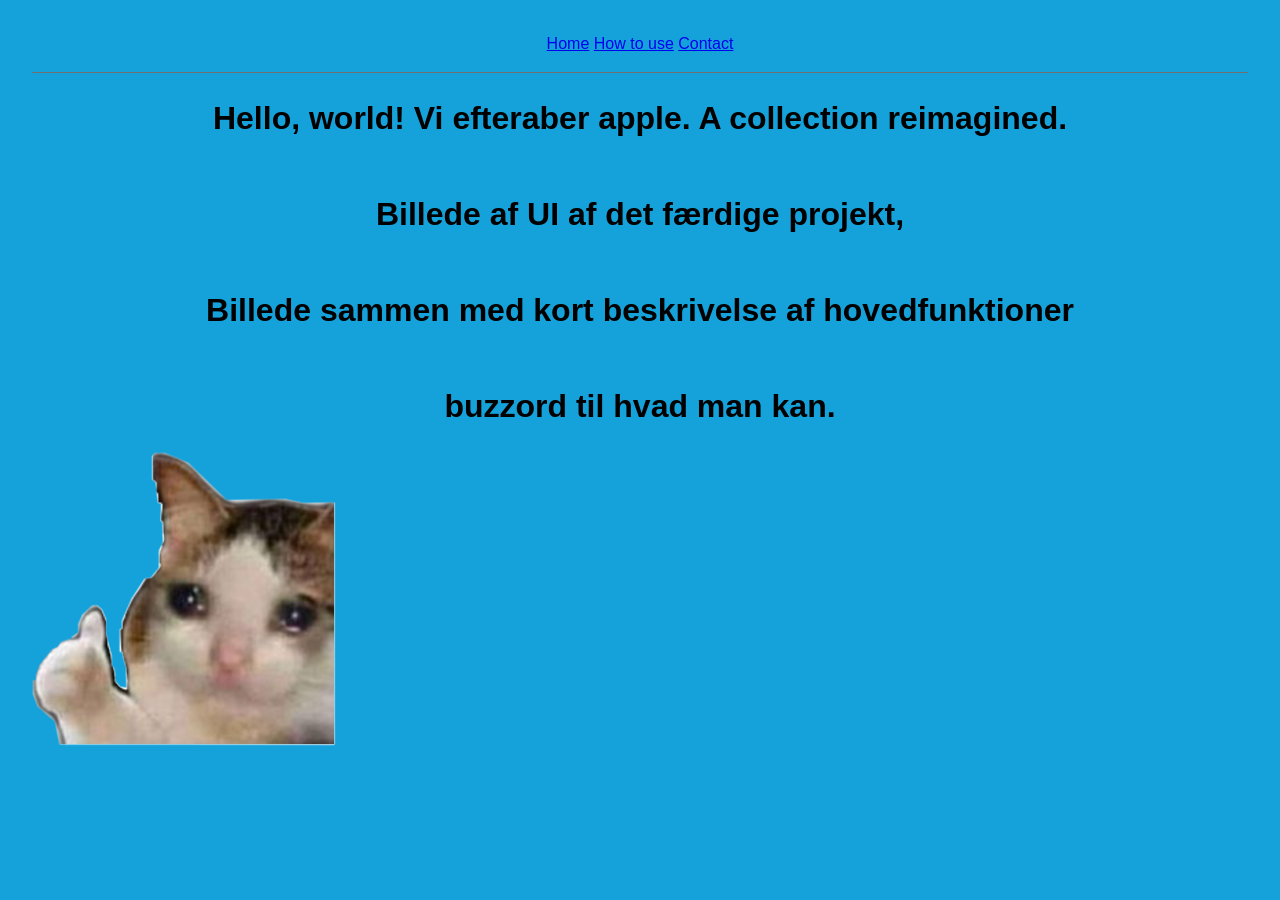
<file: index.html>
<!DOCTYPE html>
<html lang="en">
<head>
    <meta charset="UTF-8">
    <meta name="viewport" content="width=device-width, initial-scale=1.0">
    <title>Home | Website</title>
    <link rel="stylesheet" href="style.css">
</head>
<body>
    <header>
        <nav aria-label="Main navigation">
            <a href="index.html" aria-current="page">Home</a>
            <a href="how-to-use.html">How to use</a>
            <a href="contact.html">Contact</a>
        </nav>
    </header>
    <main>
        <h1>Hello, world!

            Vi efteraber apple. A collection reimagined. <br> <br>
            
            Billede af UI af det færdige projekt, <br> <br>
            Billede sammen med kort beskrivelse af hovedfunktioner <br><br>
            buzzord til hvad man kan.

        </h1>
        <img src="images/cat.png" alt="">
    </main>
</body>
</html>
</file>
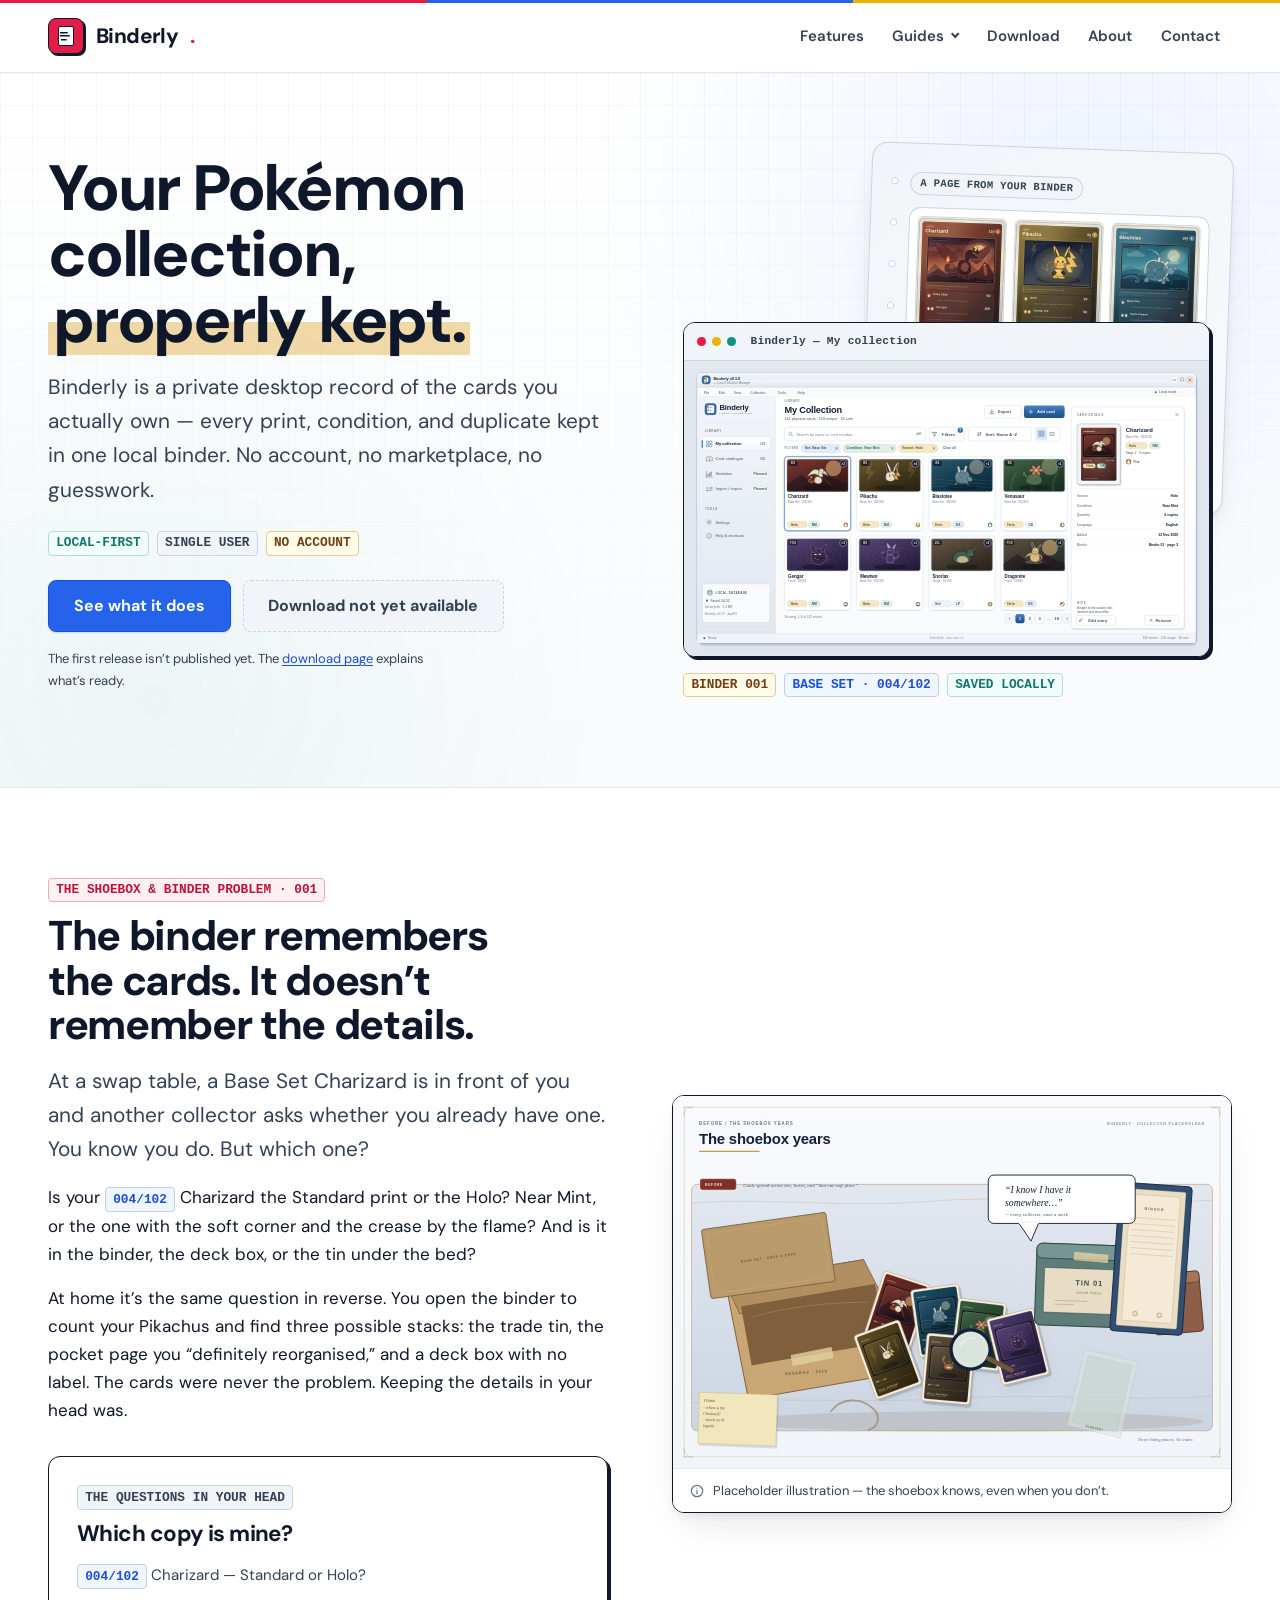
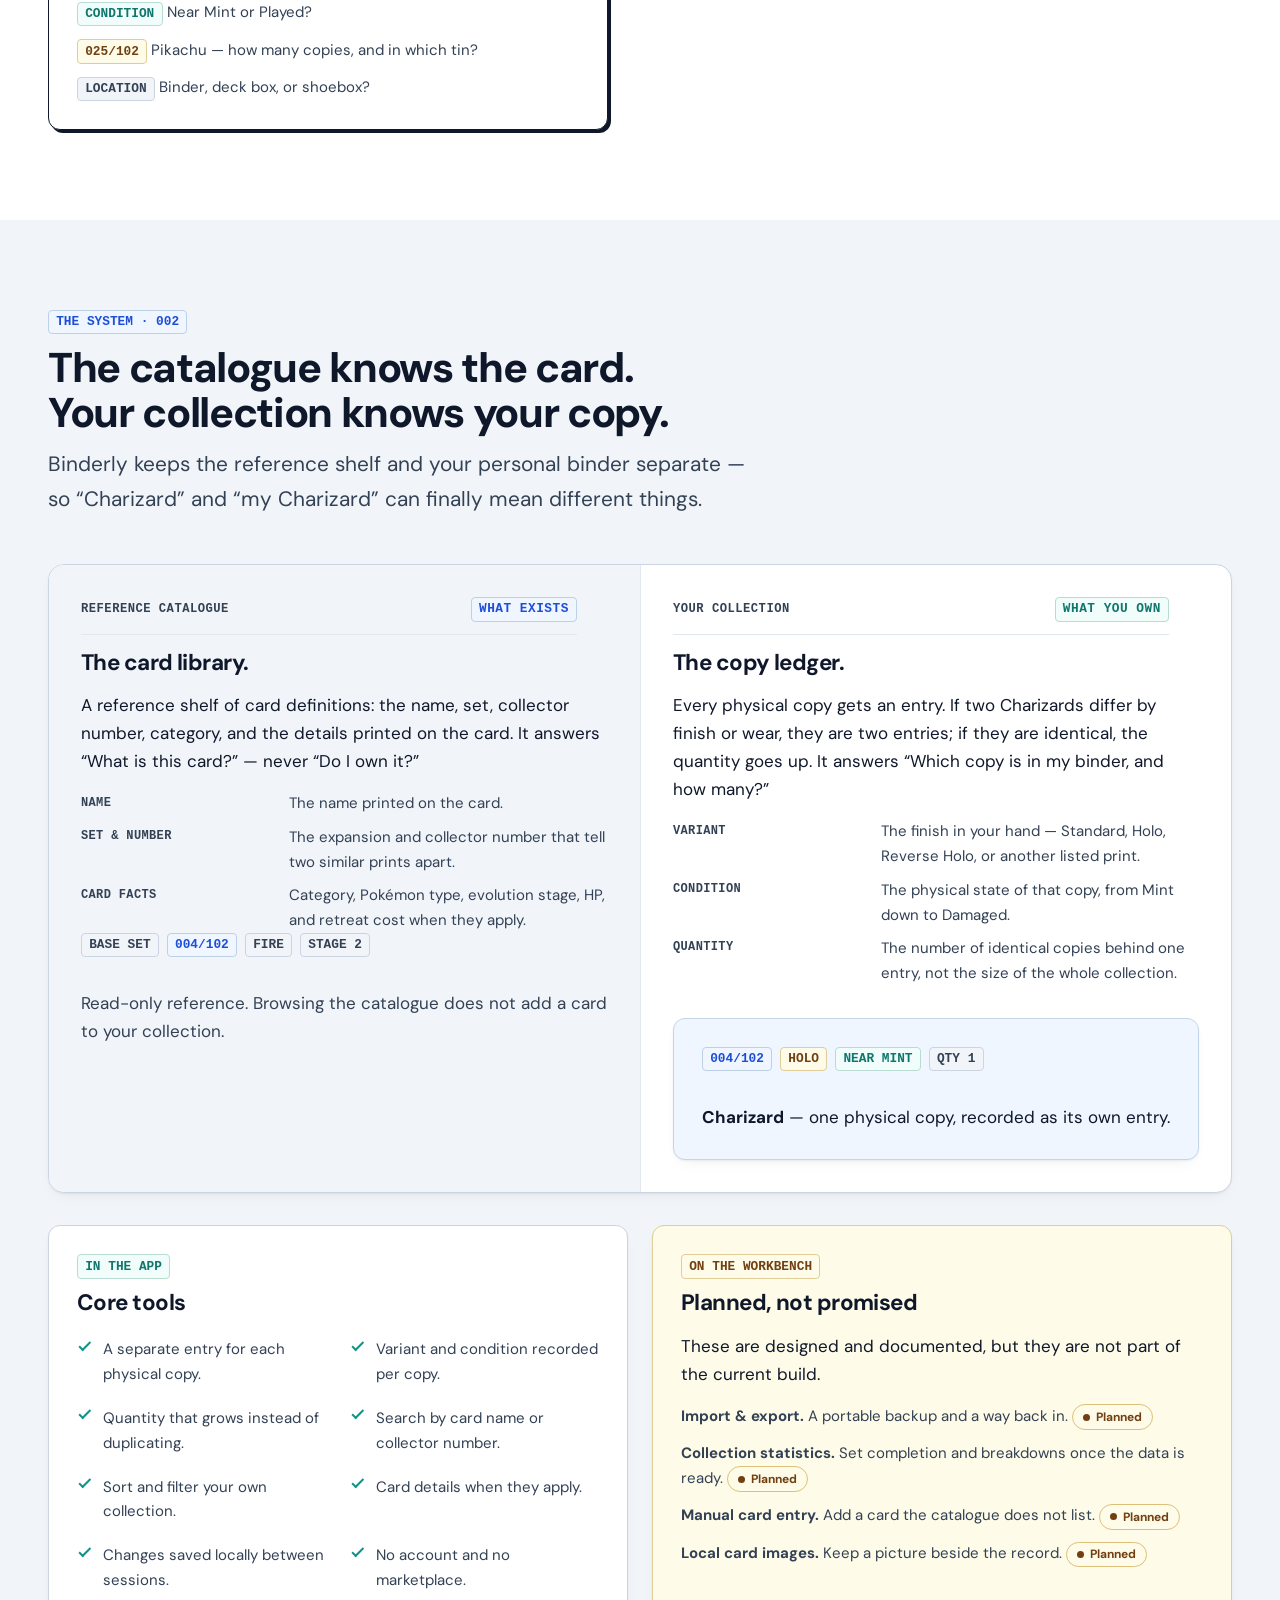
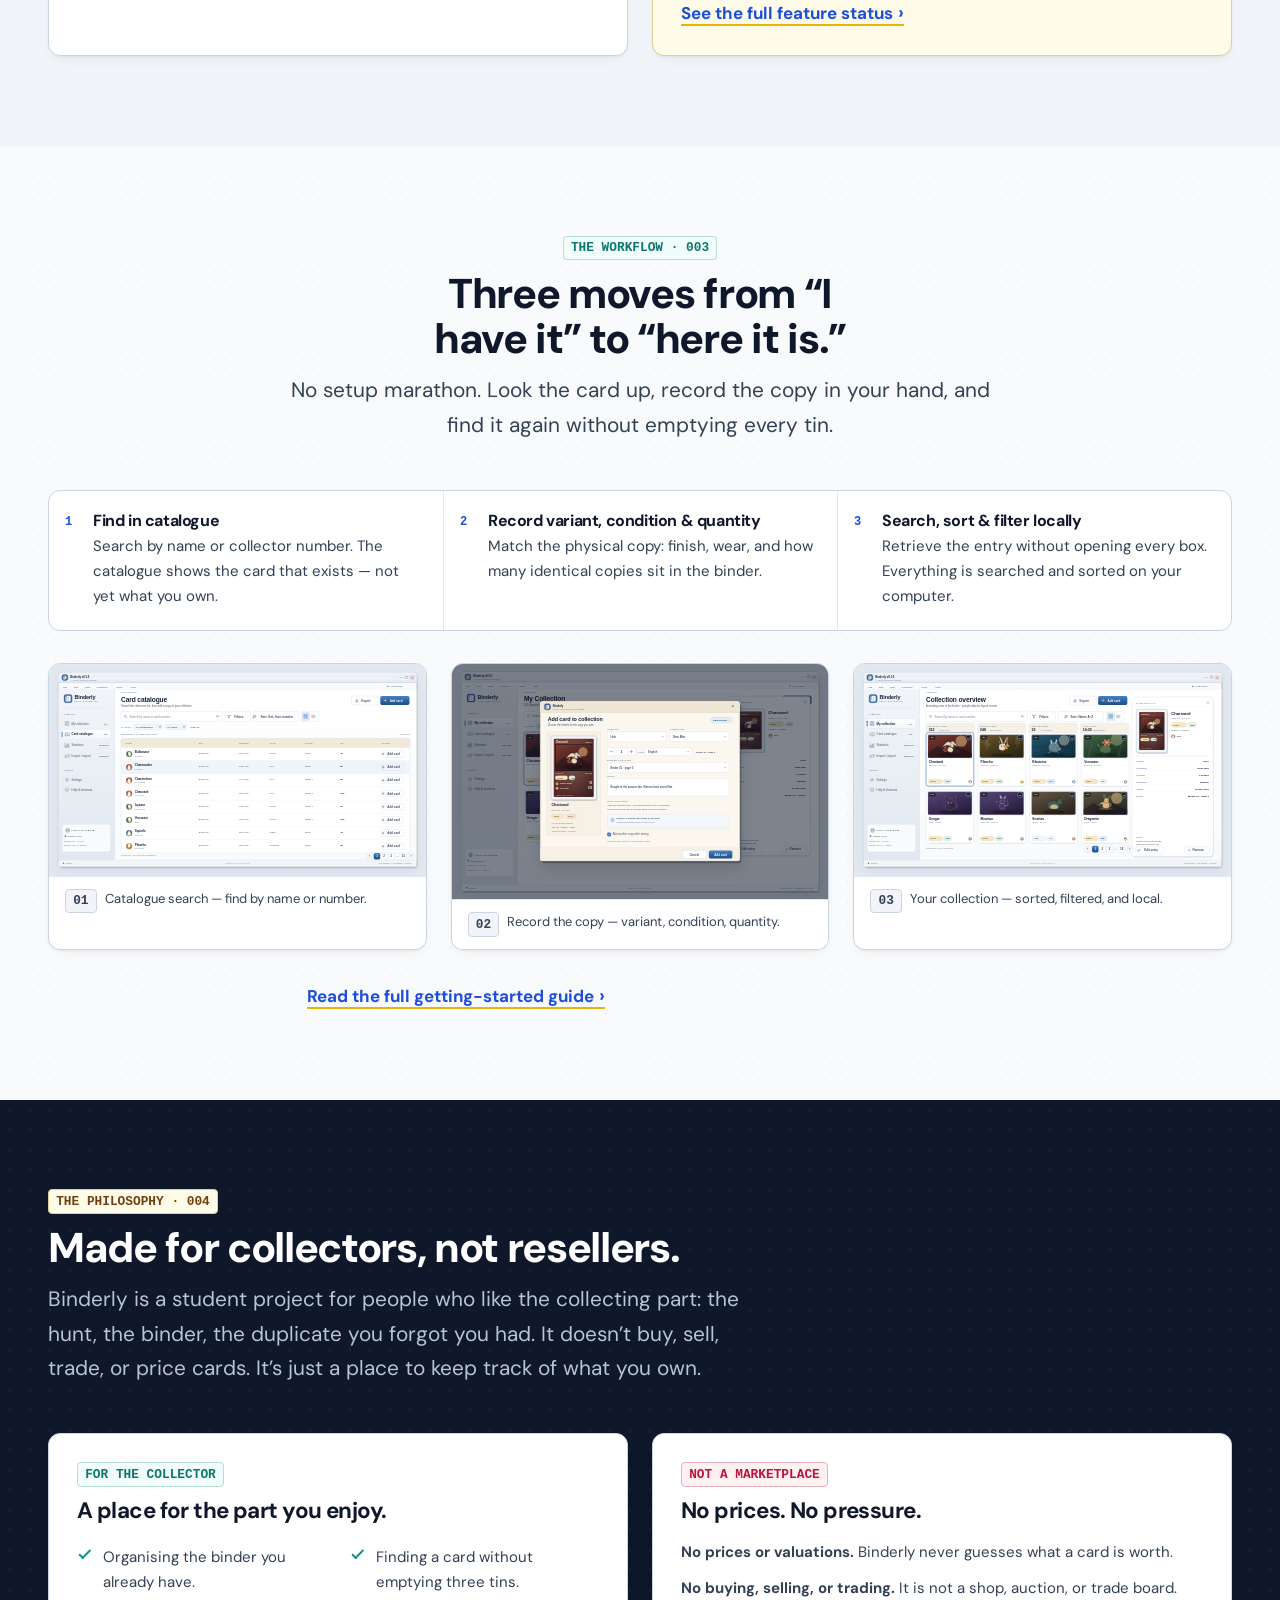
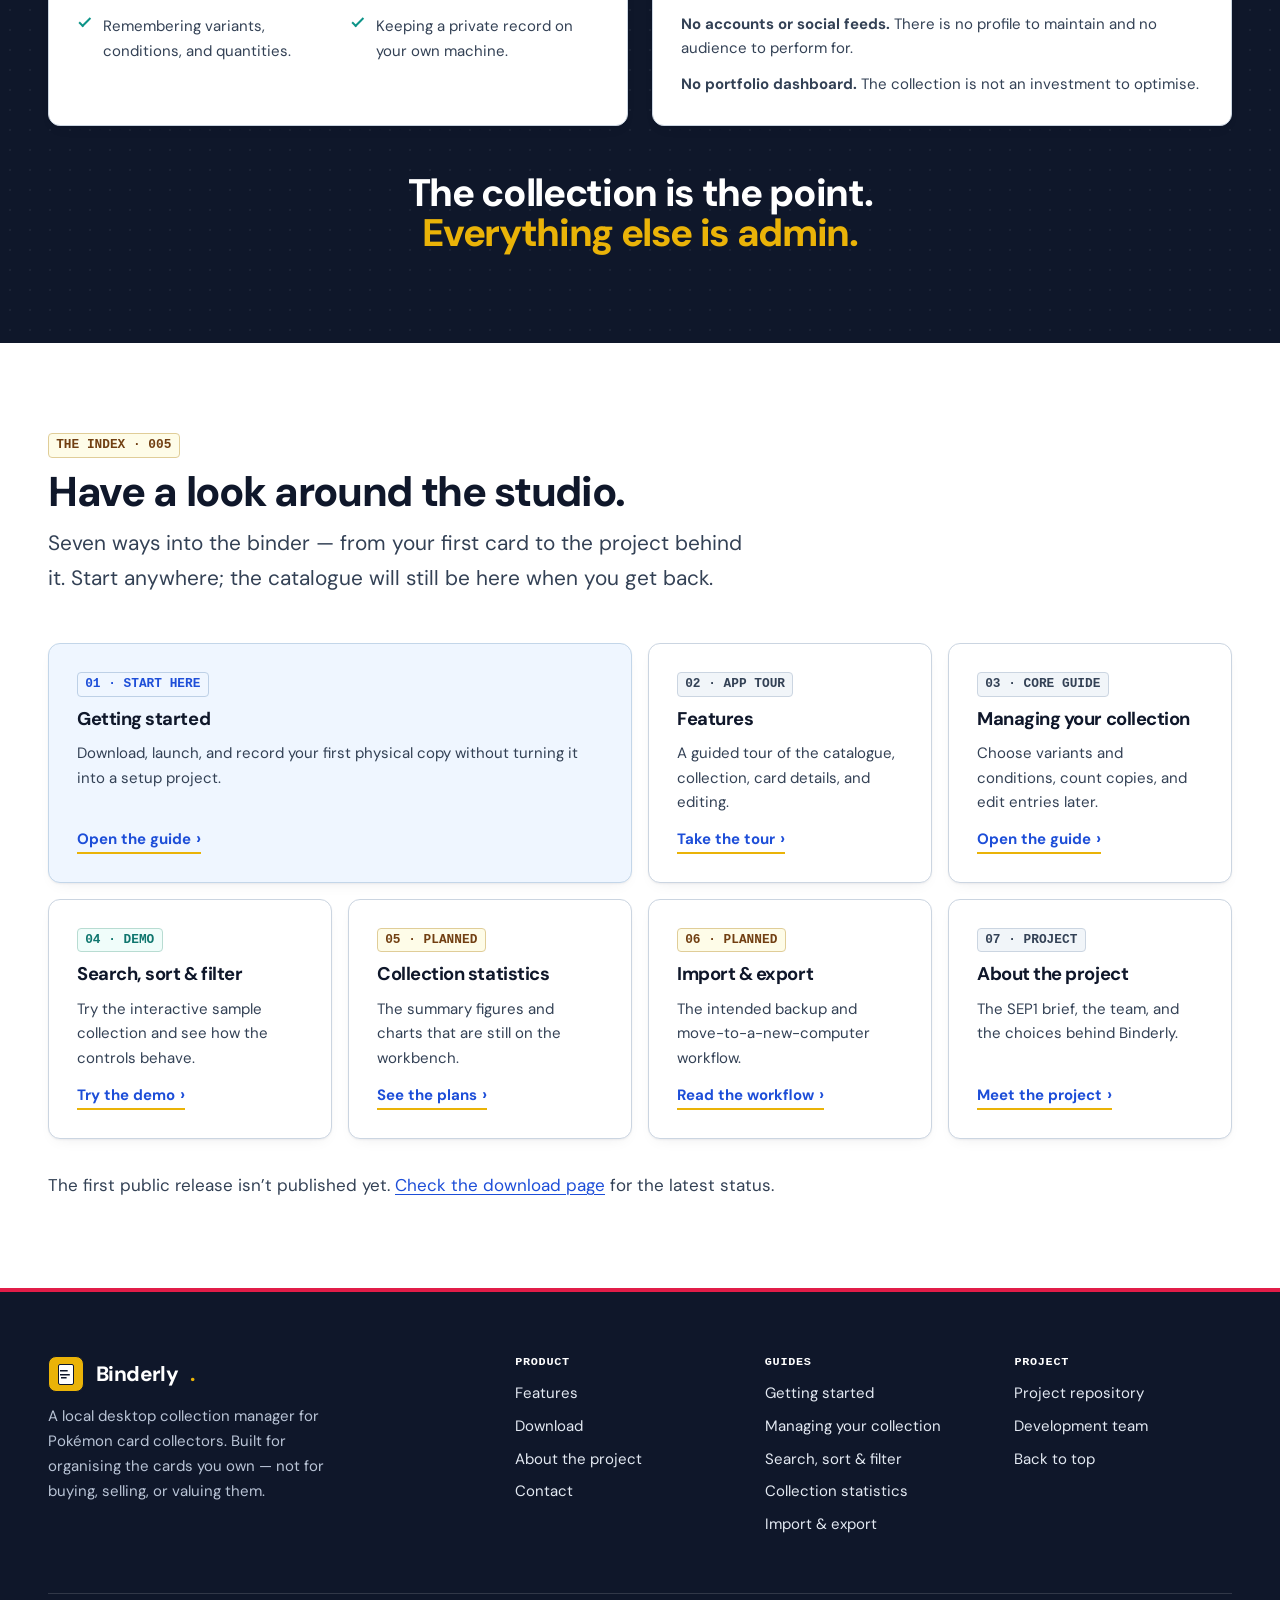
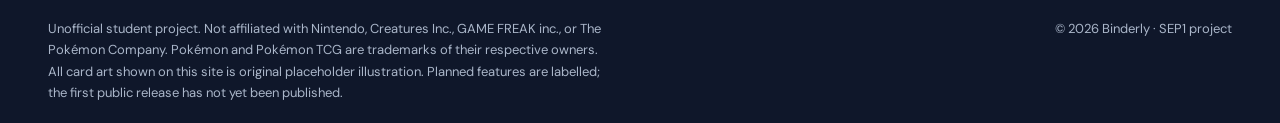
<file: copy/index.html>
<!DOCTYPE html>
<html lang="en">
<head>
  <meta charset="utf-8">
  <meta name="viewport" content="width=device-width, initial-scale=1">
  <title>Binderly — a collector’s home for your Pokémon cards</title>
  <meta name="description" content="A small desktop app for keeping track of the Pokémon cards you own: every print, condition, and duplicate in one local collection. Built for collectors, not resellers.">
  <meta name="theme-color" content="#f8fafc">
  <link rel="icon" href="assets/img/favicon.svg" type="image/svg+xml">
  <meta property="og:type" content="website">
  <meta property="og:title" content="Binderly — a collector’s home for your Pokémon cards">
  <meta property="og:description" content="Keep track of the cards you own without turning collecting into a spreadsheet.">
  <meta property="og:image" content="assets/img/og-cover.png">
  <meta name="twitter:card" content="summary_large_image">
  <link rel="stylesheet" href="assets/css/main.css">
  <script src="assets/js/site-config.js" defer></script>
  <script src="assets/js/site.js" defer></script>
</head>
<body>
  <a class="skip-link" href="#main">Skip to main content</a>

  <header class="site-header">
    <div class="container site-header__inner">
      <a class="brand" href="index.html">
        <span class="brand__mark" aria-hidden="true"></span>
        <span data-site-name>Binderly</span><span class="brand__dot" aria-hidden="true">.</span>
      </a>
      <button class="nav-toggle" type="button" aria-expanded="false" aria-controls="site-nav" aria-label="Open navigation">
        <span></span><span></span><span></span>
      </button>
      <nav class="nav" id="site-nav" aria-label="Main">
        <ul class="nav__list">
          <li><a class="nav__link" href="features.html">Features</a></li>
          <li>
            <details class="nav__dropdown">
              <summary class="nav__link">Guides</summary>
              <ul class="nav__submenu">
                <li><a href="getting-started.html">Getting started</a></li>
                <li><a href="managing-your-collection.html">Managing your collection</a></li>
                <li><a href="search-sort-filter.html">Search, sort &amp; filter</a></li>
                <li><a href="statistics.html">Collection statistics</a></li>
                <li><a href="import-export.html">Import &amp; export</a></li>
              </ul>
            </details>
          </li>
          <li><a class="nav__link" href="download.html">Download</a></li>
          <li><a class="nav__link" href="about.html">About</a></li>
          <li><a class="nav__link" href="contact.html">Contact</a></li>
        </ul>
      </nav>
    </div>
  </header>

  <main id="main">
    <section class="hero" aria-labelledby="hero-title">
      <div class="container hero__inner">
        <div class="hero__copy">
          <h1 class="hero__title" id="hero-title">Your Pokémon collection, <span class="marker">properly kept.</span></h1>
          <p class="hero__lede">Binderly is a private desktop record of the cards you actually own — every print, condition, and duplicate kept in one local binder. No account, no marketplace, no guesswork.</p>
          <div class="hero__badges">
            <span class="mono-tag mono-tag--teal">LOCAL-FIRST</span>
            <span class="mono-tag">SINGLE USER</span>
            <span class="mono-tag mono-tag--yellow">NO ACCOUNT</span>
          </div>
          <div class="btn-row">
            <a class="btn btn--primary btn--large" href="features.html">See what it does</a>
            <a class="btn btn--ghost btn--large" href="download.html" data-download-cta data-download-label="Download">Download</a>
          </div>
          <p class="hero__note">The first release isn’t published yet. The <a href="download.html">download page</a> explains what’s ready.</p>
        </div>

        <div class="hero-studio">
          <div class="hero-studio__binder" aria-hidden="true">
            <div class="binder-showcase">
              <span class="binder__label">A page from your binder</span>
              <div class="binder-showcase__page">
                <div class="binder-showcase__slot"><img src="assets/img/placeholders/card-charizard.svg" alt="" width="600" height="840"></div>
                <div class="binder-showcase__slot"><img src="assets/img/placeholders/card-pikachu.svg" alt="" width="600" height="840"></div>
                <div class="binder-showcase__slot"><img src="assets/img/placeholders/card-blastoise.svg" alt="" width="600" height="840"></div>
                <div class="binder-showcase__slot"><img src="assets/img/placeholders/card-venusaur.svg" alt="" width="600" height="840"></div>
                <div class="binder-showcase__slot"><img src="assets/img/placeholders/card-gengar.svg" alt="" width="600" height="840"></div>
                <div class="binder-showcase__slot binder-showcase__slot--empty"></div>
              </div>
            </div>
          </div>

          <div class="hero-studio__device">
            <div class="device">
              <div class="device__bar" aria-hidden="true">
                <span></span><span></span><span></span>
                <span class="device__title">Binderly — My collection</span>
              </div>
              <img class="device__screen" src="assets/img/placeholders/hero-app-preview.svg" alt="Placeholder mockup of the Binderly collection screen showing a grid of cards and a details panel." width="1600" height="900">
            </div>
          </div>

          <div class="hero-studio__docket" aria-hidden="true">
            <span class="mono-tag mono-tag--yellow">BINDER 001</span>
            <span class="mono-tag mono-tag--blue">BASE SET · 004/102</span>
            <span class="mono-tag mono-tag--teal">SAVED LOCALLY</span>
          </div>
        </div>
      </div>
    </section>

    <section class="section section--paper-raised" id="why" aria-labelledby="why-title">
      <div class="container split">
        <div class="split__copy">
          <div class="kicker">
            <span class="mono-tag mono-tag--red">THE SHOEBOX &amp; BINDER PROBLEM · 001</span>
          </div>
          <h2 id="why-title">The binder remembers the cards. It doesn’t remember the details.</h2>
          <p class="lead">At a swap table, a Base Set Charizard is in front of you and another collector asks whether you already have one. You know you do. But which one?</p>
          <p>Is your <span class="mono-tag mono-tag--blue">004/102</span> Charizard the Standard print or the Holo? Near Mint, or the one with the soft corner and the crease by the flame? And is it in the binder, the deck box, or the tin under the bed?</p>
          <p>At home it’s the same question in reverse. You open the binder to count your Pikachus and find three possible stacks: the trade tin, the pocket page you “definitely reorganised,” and a deck box with no label. The cards were never the problem. Keeping the details in your head was.</p>
          <div class="card card--outline mt-6">
            <div class="kicker">
              <span class="mono-tag">THE QUESTIONS IN YOUR HEAD</span>
            </div>
            <h3>Which copy is mine?</h3>
            <ul class="detail-list">
              <li><span class="mono-tag mono-tag--blue">004/102</span> Charizard — Standard or Holo?</li>
              <li><span class="mono-tag mono-tag--teal">CONDITION</span> Near Mint or Played?</li>
              <li><span class="mono-tag mono-tag--yellow">025/102</span> Pikachu — how many copies, and in which tin?</li>
              <li><span class="mono-tag">LOCATION</span> Binder, deck box, or shoebox?</li>
            </ul>
          </div>
        </div>
        <div class="split__media">
          <figure class="shot shot--outline">
            <img class="shot__img" src="assets/img/placeholders/binder-overflow.svg" alt="Placeholder illustration of cards spilling out of tins and boxes, with a speech bubble saying ‘I know I have it somewhere’." width="1200" height="800">
            <figcaption class="shot__caption"><span class="icon icon--info" aria-hidden="true"></span>Placeholder illustration — the shoebox knows, even when you don’t.</figcaption>
          </figure>
        </div>
      </div>
    </section>

    <section class="section section--paper-deep" id="what-it-does" aria-labelledby="what-title">
      <div class="container">
        <div class="section-head">
          <div class="section-head__text">
            <div class="kicker">
              <span class="mono-tag mono-tag--blue">THE SYSTEM · 002</span>
            </div>
            <h2 id="what-title">The catalogue knows the card. Your collection knows your copy.</h2>
            <p>Binderly keeps the reference shelf and your personal binder separate — so “Charizard” and “my Charizard” can finally mean different things.</p>
          </div>
        </div>

        <div class="comparison-split">
          <div class="comparison-split__col comparison-split__col--muted">
            <p class="comparison-split__head"><span>Reference catalogue</span><span class="mono-tag mono-tag--blue">What exists</span></p>
            <h3>The card library.</h3>
            <p>A reference shelf of card definitions: the name, set, collector number, category, and the details printed on the card. It answers “What is this card?” — never “Do I own it?”</p>
            <dl class="spec-list">
              <dt>Name</dt>
              <dd>The name printed on the card.</dd>
              <dt>Set &amp; number</dt>
              <dd>The expansion and collector number that tell two similar prints apart.</dd>
              <dt>Card facts</dt>
              <dd>Category, Pokémon type, evolution stage, HP, and retreat cost when they apply.</dd>
            </dl>
            <div class="mono-row mt-6">
              <span class="mono-tag">BASE SET</span>
              <span class="mono-tag mono-tag--blue">004/102</span>
              <span class="mono-tag">FIRE</span>
              <span class="mono-tag">STAGE 2</span>
            </div>
            <p class="muted mt-6">Read-only reference. Browsing the catalogue does not add a card to your collection.</p>
          </div>

          <div class="comparison-split__col">
            <p class="comparison-split__head"><span>Your collection</span><span class="mono-tag mono-tag--teal">What you own</span></p>
            <h3>The copy ledger.</h3>
            <p>Every physical copy gets an entry. If two Charizards differ by finish or wear, they are two entries; if they are identical, the quantity goes up. It answers “Which copy is in my binder, and how many?”</p>
            <dl class="spec-list">
              <dt>Variant</dt>
              <dd>The finish in your hand — Standard, Holo, Reverse Holo, or another listed print.</dd>
              <dt>Condition</dt>
              <dd>The physical state of that copy, from Mint down to Damaged.</dd>
              <dt>Quantity</dt>
              <dd>The number of identical copies behind one entry, not the size of the whole collection.</dd>
            </dl>
            <div class="card card--tint-blue mt-6">
              <div class="mono-row">
                <span class="mono-tag mono-tag--blue">004/102</span>
                <span class="mono-tag mono-tag--yellow">HOLO</span>
                <span class="mono-tag mono-tag--teal">NEAR MINT</span>
                <span class="mono-tag">QTY 1</span>
              </div>
              <p class="mt-6"><strong>Charizard</strong> — one physical copy, recorded as its own entry.</p>
            </div>
          </div>
        </div>

        <div class="grid grid--2 mt-6">
          <div class="card">
            <div class="kicker">
              <span class="mono-tag mono-tag--teal">IN THE APP</span>
            </div>
            <h3>Core tools</h3>
            <ul class="checklist-grid">
              <li>A separate entry for each physical copy.</li>
              <li>Variant and condition recorded per copy.</li>
              <li>Quantity that grows instead of duplicating.</li>
              <li>Search by card name or collector number.</li>
              <li>Sort and filter your own collection.</li>
              <li>Card details when they apply.</li>
              <li>Changes saved locally between sessions.</li>
              <li>No account and no marketplace.</li>
            </ul>
          </div>

          <div class="card card--tint-yellow">
            <div class="kicker">
              <span class="mono-tag mono-tag--yellow">ON THE WORKBENCH</span>
            </div>
            <h3>Planned, not promised</h3>
            <p>These are designed and documented, but they are not part of the current build.</p>
            <ul class="detail-list">
              <li><strong>Import &amp; export.</strong> A portable backup and a way back in. <span class="status status--planned" data-feature-status="importExport">Planned</span></li>
              <li><strong>Collection statistics.</strong> Set completion and breakdowns once the data is ready. <span class="status status--planned" data-feature-status="statistics">Planned</span></li>
              <li><strong>Manual card entry.</strong> Add a card the catalogue does not list. <span class="status status--planned" data-feature-status="manualCards">Planned</span></li>
              <li><strong>Local card images.</strong> Keep a picture beside the record. <span class="status status--planned" data-feature-status="localImages">Planned</span></li>
            </ul>
            <p class="mt-6"><a class="text-link" href="features.html">See the full feature status</a></p>
          </div>
        </div>
      </div>
    </section>

    <section class="section" id="how-it-works" aria-labelledby="how-title">
      <div class="container">
        <div class="section-head section-head--center">
          <div class="section-head__text">
            <div class="kicker kicker--center">
              <span class="mono-tag mono-tag--teal">THE WORKFLOW · 003</span>
            </div>
            <h2 id="how-title">Three moves from “I have it” to “here it is.”</h2>
            <p>No setup marathon. Look the card up, record the copy in your hand, and find it again without emptying every tin.</p>
          </div>
        </div>

        <ol class="workflow-strip">
          <li>
            <h3>Find in catalogue</h3>
            <p>Search by name or collector number. The catalogue shows the card that exists — not yet what you own.</p>
          </li>
          <li>
            <h3>Record variant, condition &amp; quantity</h3>
            <p>Match the physical copy: finish, wear, and how many identical copies sit in the binder.</p>
          </li>
          <li>
            <h3>Search, sort &amp; filter locally</h3>
            <p>Retrieve the entry without opening every box. Everything is searched and sorted on your computer.</p>
          </li>
        </ol>

        <div class="grid grid--3 mt-6">
          <figure class="shot">
            <img class="shot__img" src="assets/img/placeholders/first-card-search.svg" alt="Placeholder screenshot of the card catalogue with a search field and matching cards." width="1600" height="900">
            <figcaption class="shot__caption"><span class="mono-tag">01</span><span>Catalogue search — find by name or number.</span></figcaption>
          </figure>
          <figure class="shot">
            <img class="shot__img" src="assets/img/placeholders/add-card-dialog.svg" alt="Placeholder screenshot of the add-card dialog with variant, condition, and quantity fields." width="1600" height="1000">
            <figcaption class="shot__caption"><span class="mono-tag">02</span><span>Record the copy — variant, condition, quantity.</span></figcaption>
          </figure>
          <figure class="shot">
            <img class="shot__img" src="assets/img/placeholders/collection-dashboard.svg" alt="Placeholder screenshot of the collection dashboard with card tiles and a details panel." width="1600" height="900">
            <figcaption class="shot__caption"><span class="mono-tag">03</span><span>Your collection — sorted, filtered, and local.</span></figcaption>
          </figure>
        </div>

        <p class="center mt-6"><a class="text-link" href="getting-started.html">Read the full getting-started guide</a></p>
      </div>
    </section>

    <section class="section section--ink" id="made-for-collectors" aria-labelledby="collectors-title">
      <div class="container">
        <div class="section-head">
          <div class="section-head__text">
            <div class="kicker">
              <span class="mono-tag mono-tag--yellow">THE PHILOSOPHY · 004</span>
            </div>
            <h2 id="collectors-title">Made for collectors, not resellers.</h2>
            <p>Binderly is a student project for people who like the collecting part: the hunt, the binder, the duplicate you forgot you had. It doesn’t buy, sell, trade, or price cards. It’s just a place to keep track of what you own.</p>
          </div>
        </div>

        <div class="grid grid--2">
          <div class="card">
            <div class="kicker">
              <span class="mono-tag mono-tag--teal">FOR THE COLLECTOR</span>
            </div>
            <h3>A place for the part you enjoy.</h3>
            <ul class="checklist-grid">
              <li>Organising the binder you already have.</li>
              <li>Finding a card without emptying three tins.</li>
              <li>Remembering variants, conditions, and quantities.</li>
              <li>Keeping a private record on your own machine.</li>
            </ul>
          </div>

          <div class="card">
            <div class="kicker">
              <span class="mono-tag mono-tag--red">NOT A MARKETPLACE</span>
            </div>
            <h3>No prices. No pressure.</h3>
            <ul class="detail-list">
              <li><strong>No prices or valuations.</strong> Binderly never guesses what a card is worth.</li>
              <li><strong>No buying, selling, or trading.</strong> It is not a shop, auction, or trade board.</li>
              <li><strong>No accounts or social feeds.</strong> There is no profile to maintain and no audience to perform for.</li>
              <li><strong>No portfolio dashboard.</strong> The collection is not an investment to optimise.</li>
            </ul>
          </div>
        </div>

        <p class="manifesto-line">The collection is the point. <span>Everything else is admin.</span></p>
      </div>
    </section>

    <section class="section section--paper-raised" id="guide-index" aria-labelledby="index-title">
      <div class="container">
        <div class="section-head">
          <div class="section-head__text">
            <div class="kicker">
              <span class="mono-tag mono-tag--yellow">THE INDEX · 005</span>
            </div>
            <h2 id="index-title">Have a look around the studio.</h2>
            <p>Seven ways into the binder — from your first card to the project behind it. Start anywhere; the catalogue will still be here when you get back.</p>
          </div>
        </div>

        <ul class="bento-grid">
          <li class="bento-item--wide">
            <a class="card card--tint-blue index-card" href="getting-started.html">
              <span class="mono-tag mono-tag--blue">01 · START HERE</span>
              <h3>Getting started</h3>
              <p>Download, launch, and record your first physical copy without turning it into a setup project.</p>
              <span class="text-link">Open the guide</span>
            </a>
          </li>
          <li>
            <a class="card index-card" href="features.html">
              <span class="mono-tag">02 · APP TOUR</span>
              <h3>Features</h3>
              <p>A guided tour of the catalogue, collection, card details, and editing.</p>
              <span class="text-link">Take the tour</span>
            </a>
          </li>
          <li>
            <a class="card index-card" href="managing-your-collection.html">
              <span class="mono-tag">03 · CORE GUIDE</span>
              <h3>Managing your collection</h3>
              <p>Choose variants and conditions, count copies, and edit entries later.</p>
              <span class="text-link">Open the guide</span>
            </a>
          </li>
          <li>
            <a class="card index-card" href="search-sort-filter.html">
              <span class="mono-tag mono-tag--teal">04 · DEMO</span>
              <h3>Search, sort &amp; filter</h3>
              <p>Try the interactive sample collection and see how the controls behave.</p>
              <span class="text-link">Try the demo</span>
            </a>
          </li>
          <li>
            <a class="card index-card" href="statistics.html">
              <span class="mono-tag mono-tag--yellow">05 · PLANNED</span>
              <h3>Collection statistics</h3>
              <p>The summary figures and charts that are still on the workbench.</p>
              <span class="text-link">See the plans</span>
            </a>
          </li>
          <li>
            <a class="card index-card" href="import-export.html">
              <span class="mono-tag mono-tag--yellow">06 · PLANNED</span>
              <h3>Import &amp; export</h3>
              <p>The intended backup and move-to-a-new-computer workflow.</p>
              <span class="text-link">Read the workflow</span>
            </a>
          </li>
          <li>
            <a class="card index-card" href="about.html">
              <span class="mono-tag">07 · PROJECT</span>
              <h3>About the project</h3>
              <p>The SEP1 brief, the team, and the choices behind Binderly.</p>
              <span class="text-link">Meet the project</span>
            </a>
          </li>
        </ul>

        <p class="muted mt-6">The first public release isn’t published yet. <a href="download.html">Check the download page</a> for the latest status.</p>
      </div>
    </section>
  </main>

  <footer class="site-footer">
    <div class="container footer__grid">
      <div class="footer__brand">
        <a class="brand" href="index.html">
          <span class="brand__mark" aria-hidden="true"></span>
          <span data-site-name>Binderly</span><span class="brand__dot" aria-hidden="true">.</span>
        </a>
        <p>A local desktop collection manager for Pokémon card collectors. Built for organising the cards you own — not for buying, selling, or valuing them.</p>
      </div>
      <div class="footer__col">
        <h2>Product</h2>
        <ul>
          <li><a href="features.html">Features</a></li>
          <li><a href="download.html">Download</a></li>
          <li><a href="about.html">About the project</a></li>
          <li><a href="contact.html">Contact</a></li>
        </ul>
      </div>
      <div class="footer__col">
        <h2>Guides</h2>
        <ul>
          <li><a href="getting-started.html">Getting started</a></li>
          <li><a href="managing-your-collection.html">Managing your collection</a></li>
          <li><a href="search-sort-filter.html">Search, sort &amp; filter</a></li>
          <li><a href="statistics.html">Collection statistics</a></li>
          <li><a href="import-export.html">Import &amp; export</a></li>
        </ul>
      </div>
      <div class="footer__col">
        <h2>Project</h2>
        <ul>
          <li><a href="https://github.com/alexmark7/hjemmeside" data-repo-link>Project repository</a></li>
          <li><a href="about.html#team">Development team</a></li>
          <li><a href="#main">Back to top</a></li>
        </ul>
      </div>
    </div>
    <div class="container footer__bottom">
      <p>Unofficial student project. Not affiliated with Nintendo, Creatures Inc., GAME FREAK inc., or The Pokémon Company. Pokémon and Pokémon TCG are trademarks of their respective owners. All card art shown on this site is original placeholder illustration. Planned features are labelled; the first public release has not yet been published.</p>
      <p>© <span data-year>2026</span> <span data-site-name>Binderly</span> · SEP1 project</p>
    </div>
  </footer>
</body>
</html>
</file>
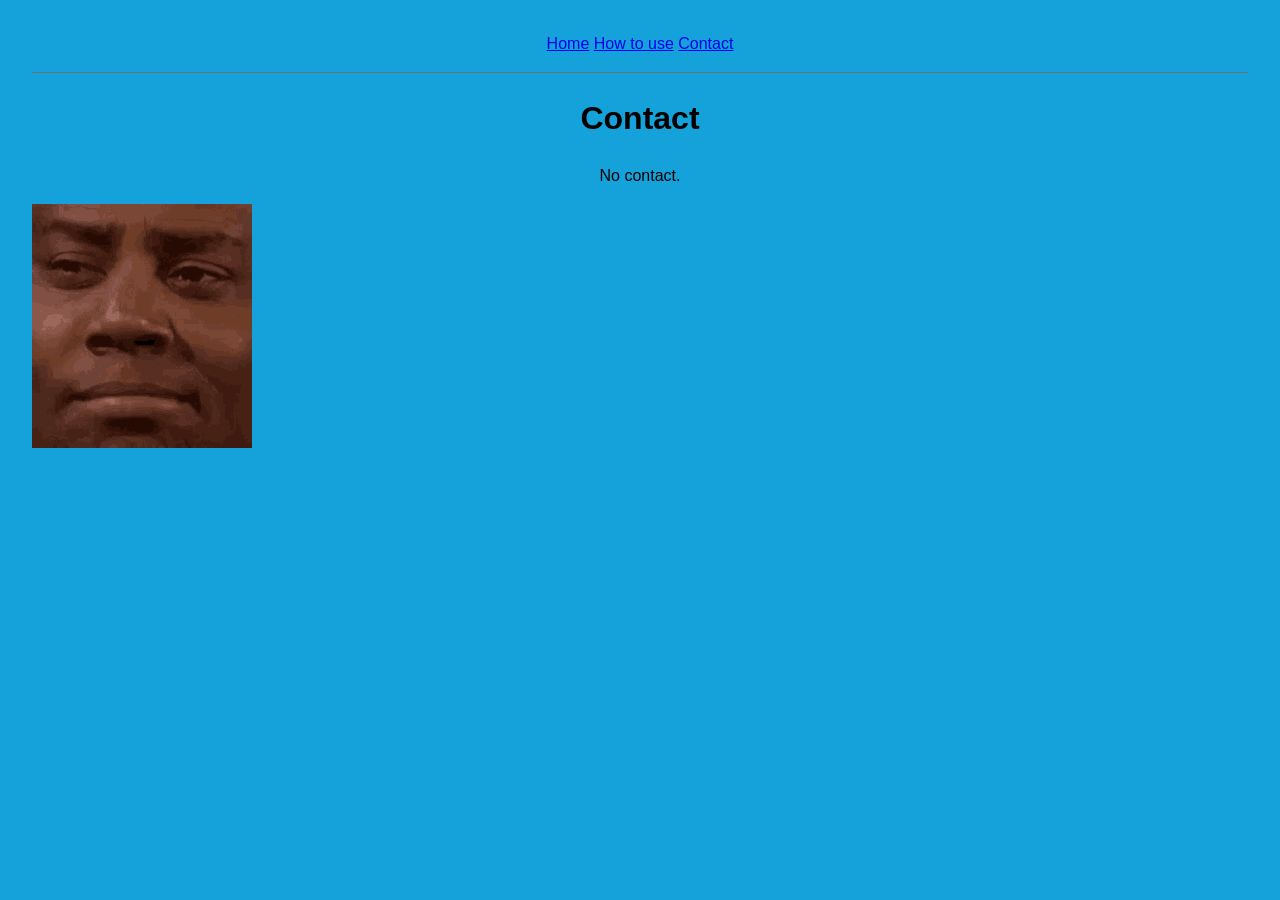
<file: contact.html>
<!DOCTYPE html>
<html lang="en">
<head>
    <meta charset="UTF-8">
    <meta name="viewport" content="width=device-width, initial-scale=1.0">
    <title>Contact | Website</title>
    <link rel="stylesheet" href="style.css">
</head>
<body>
    <header>
        <nav aria-label="Main navigation">
            <a href="index.html">Home</a>
            <a href="how-to-use.html">How to use</a>
            <a href="contact.html" aria-current="page">Contact</a>
        </nav>
    </header>
    <main>
        <h1>Contact</h1>
        <p>No contact.</p>
        <img src="images/contact-meme.gif" alt="">
    </main>
</body>
</html>
</file>
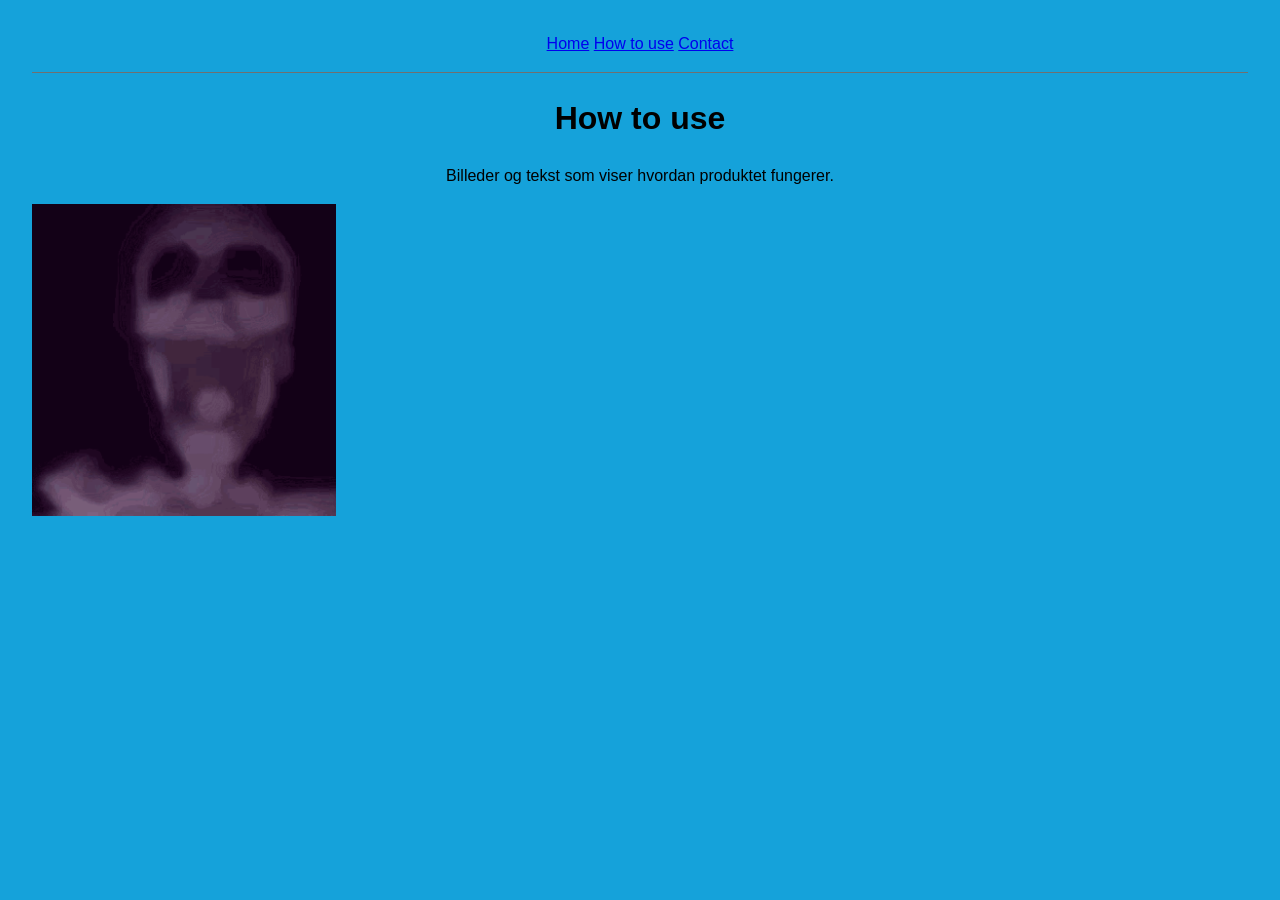
<file: how-to-use.html>
<!DOCTYPE html>
<html lang="en">
<head>
    <meta charset="UTF-8">
    <meta name="viewport" content="width=device-width, initial-scale=1.0">
    <title>How to use | Website</title>
    <link rel="stylesheet" href="style.css">
</head>
<body>
    <header>
        <nav aria-label="Main navigation">
            <a href="index.html">Home</a>
            <a href="how-to-use.html" aria-current="page">How to use</a>
            <a href="contact.html">Contact</a>
        </nav>
    </header>
    <main>
        <h1>How to use</h1>
        <p>Billeder og tekst som viser hvordan produktet fungerer.</p>
        <img src="images/skeleton-spinning.gif" alt="">
    </main>
</body>
</html>
</file>
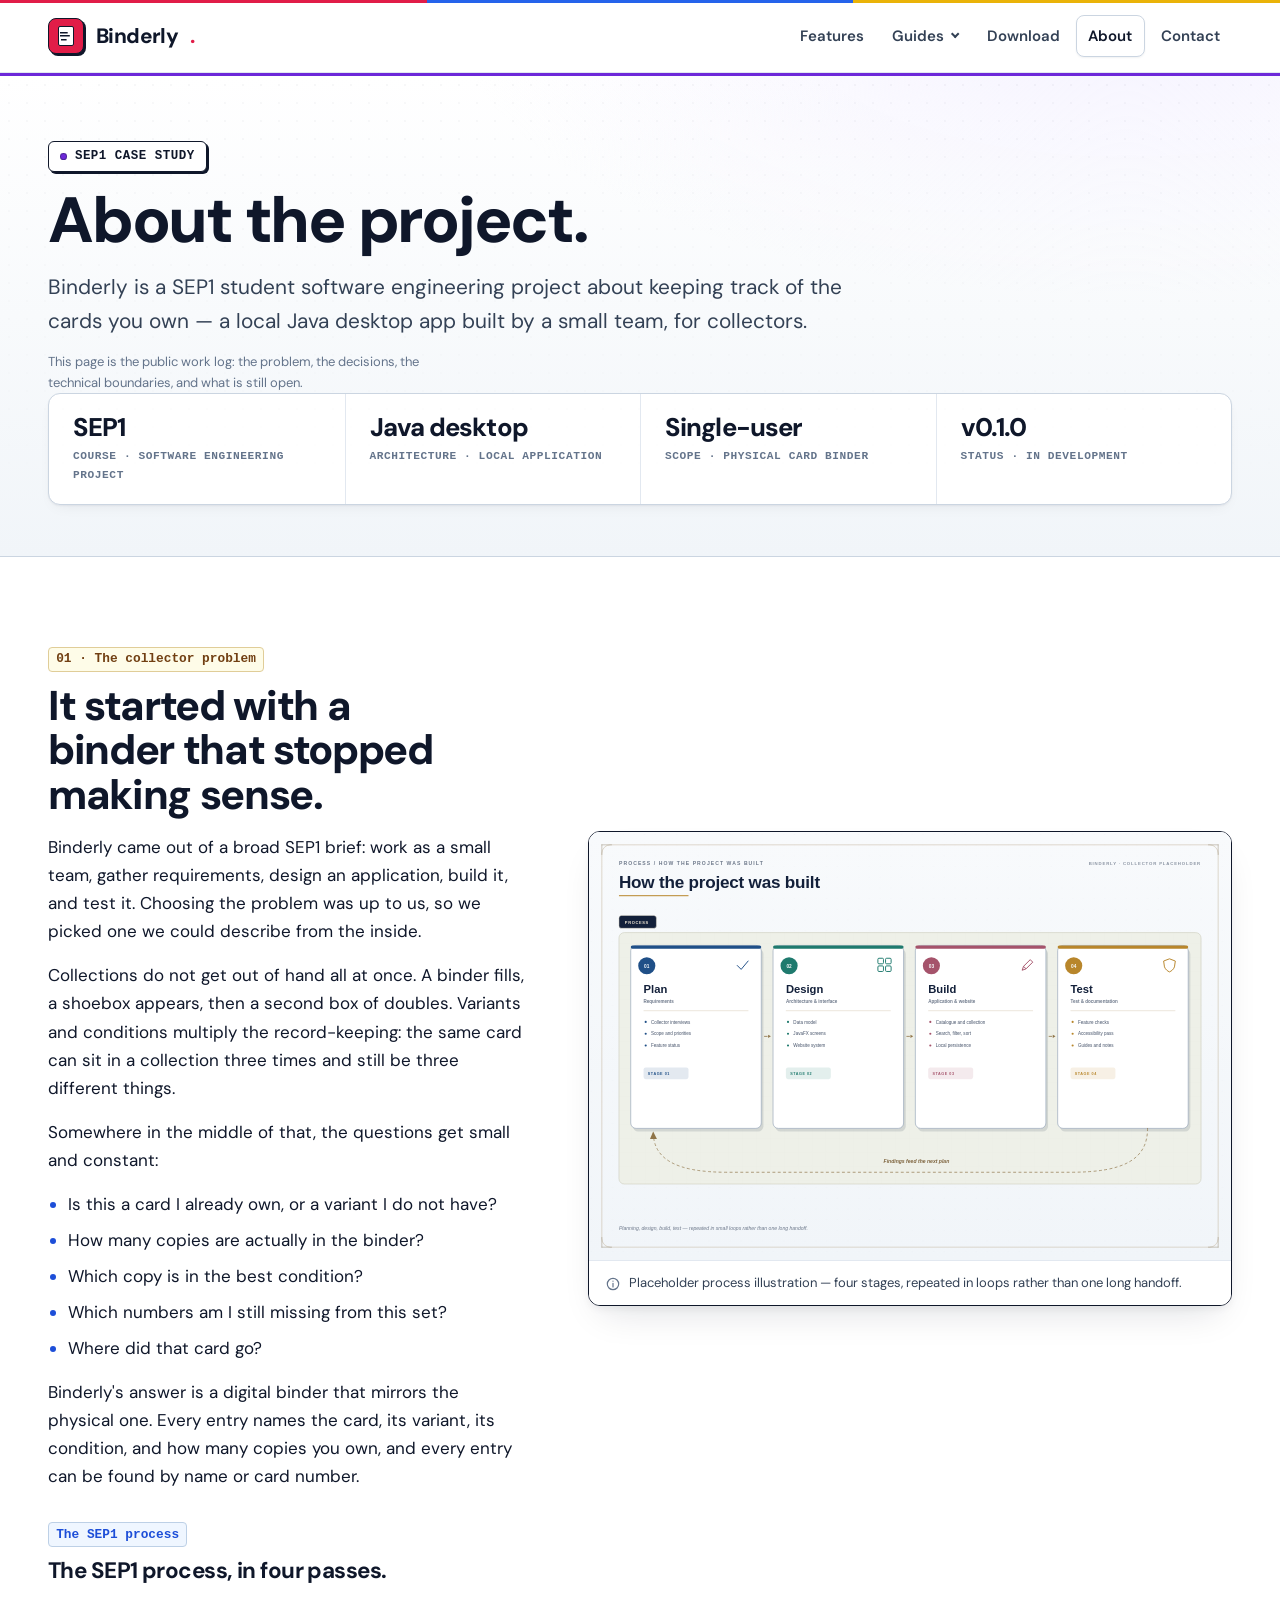
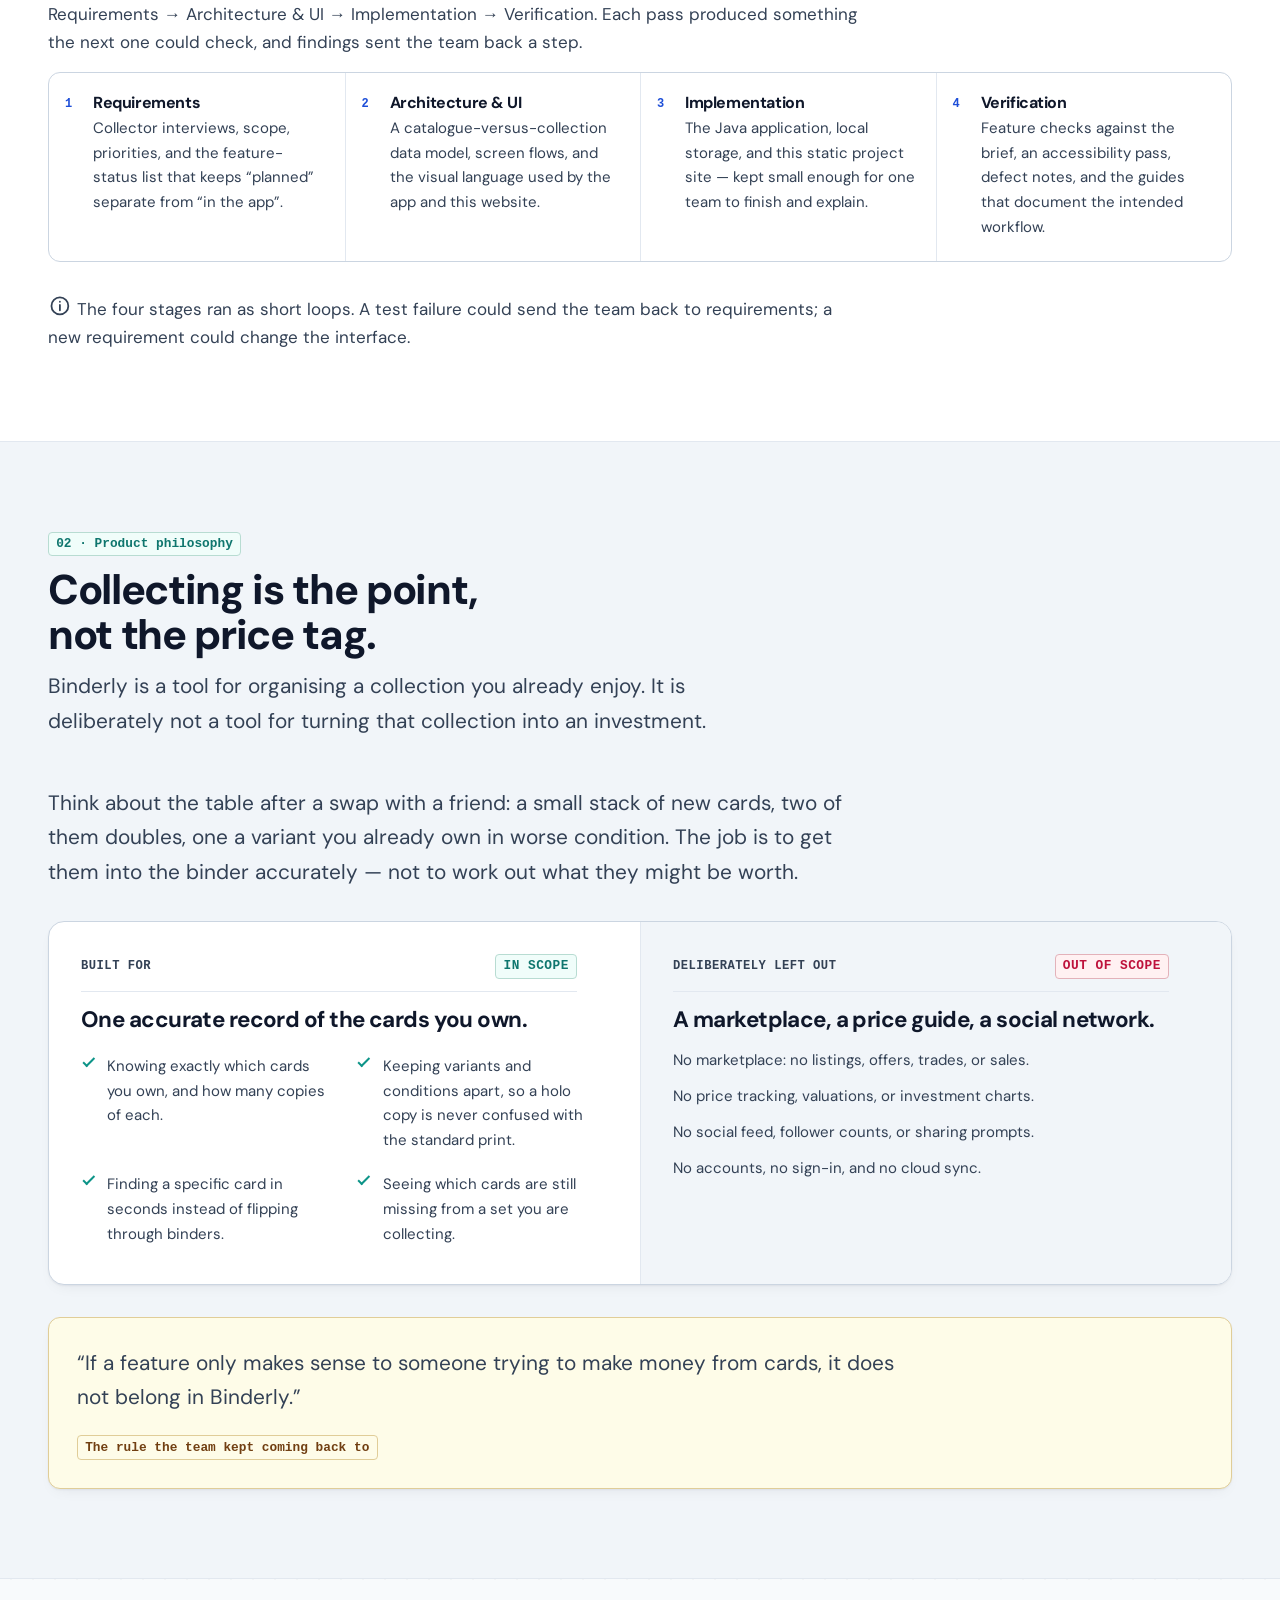
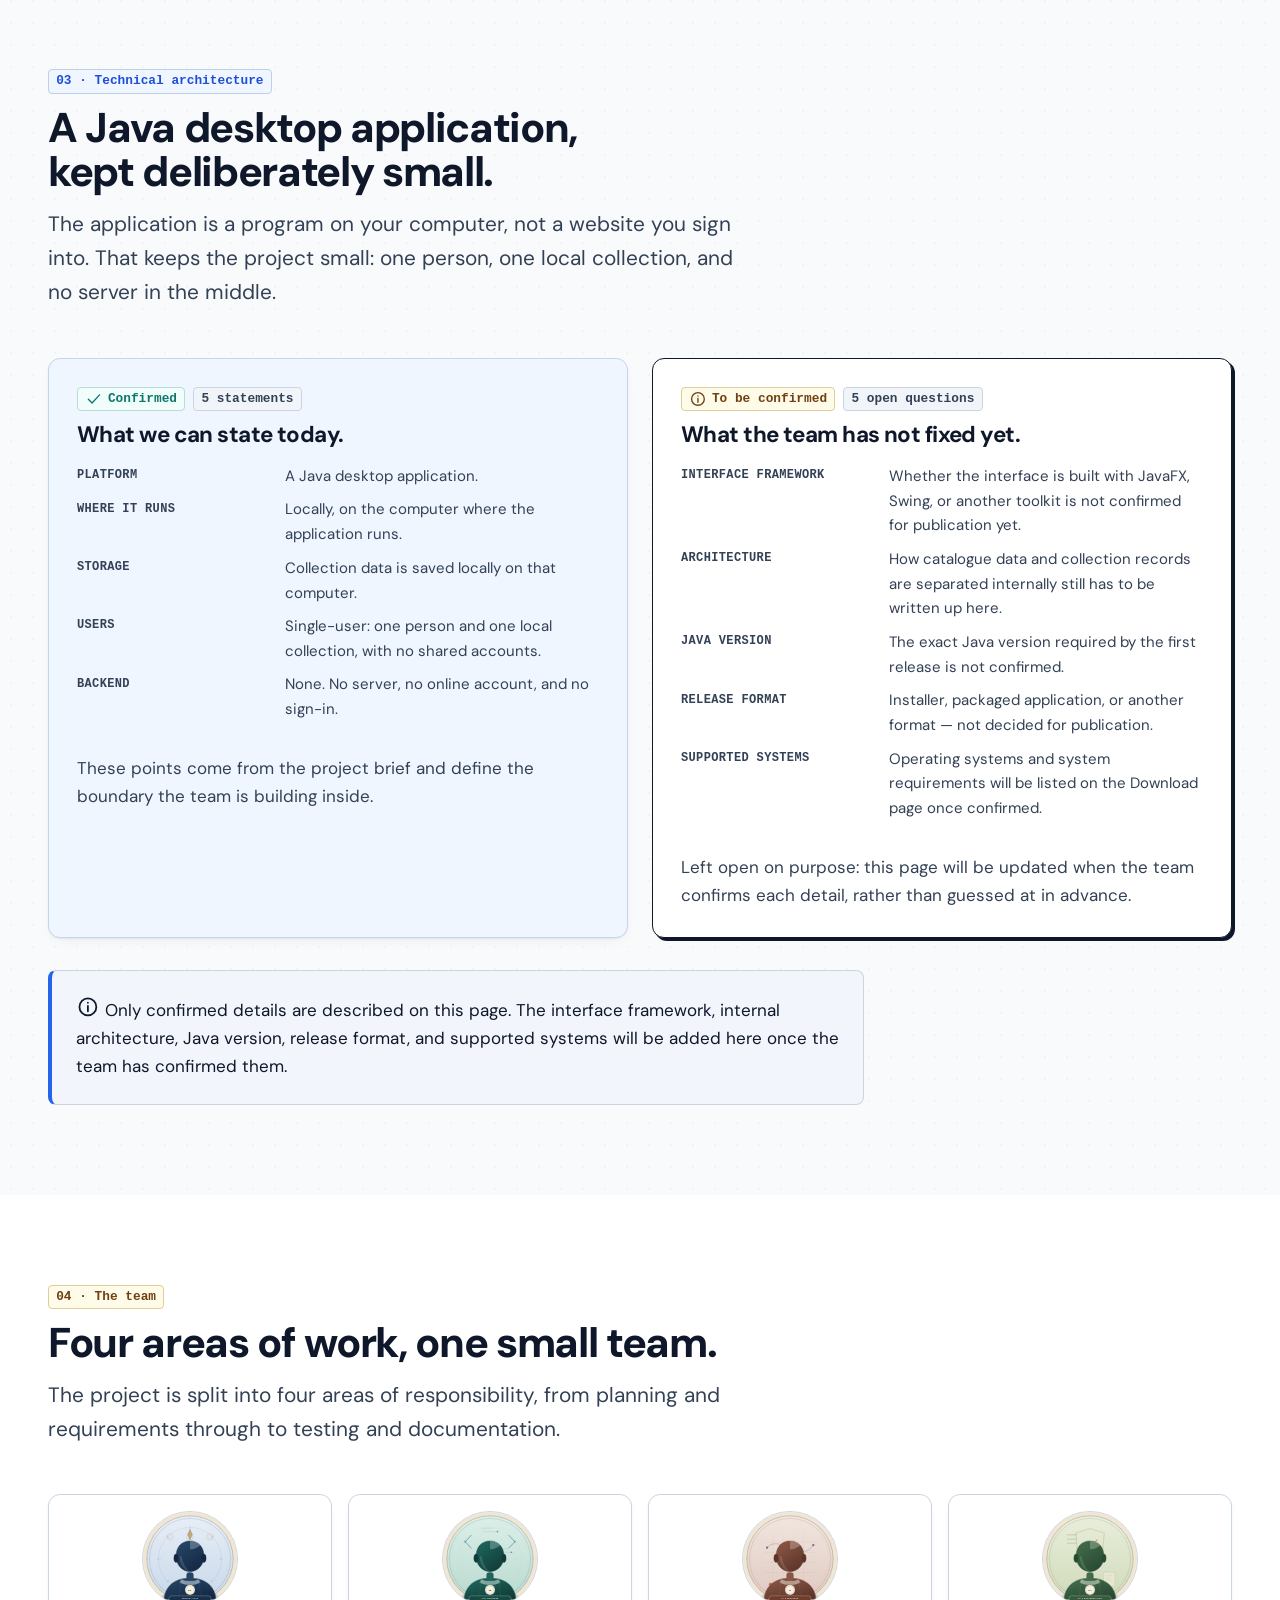
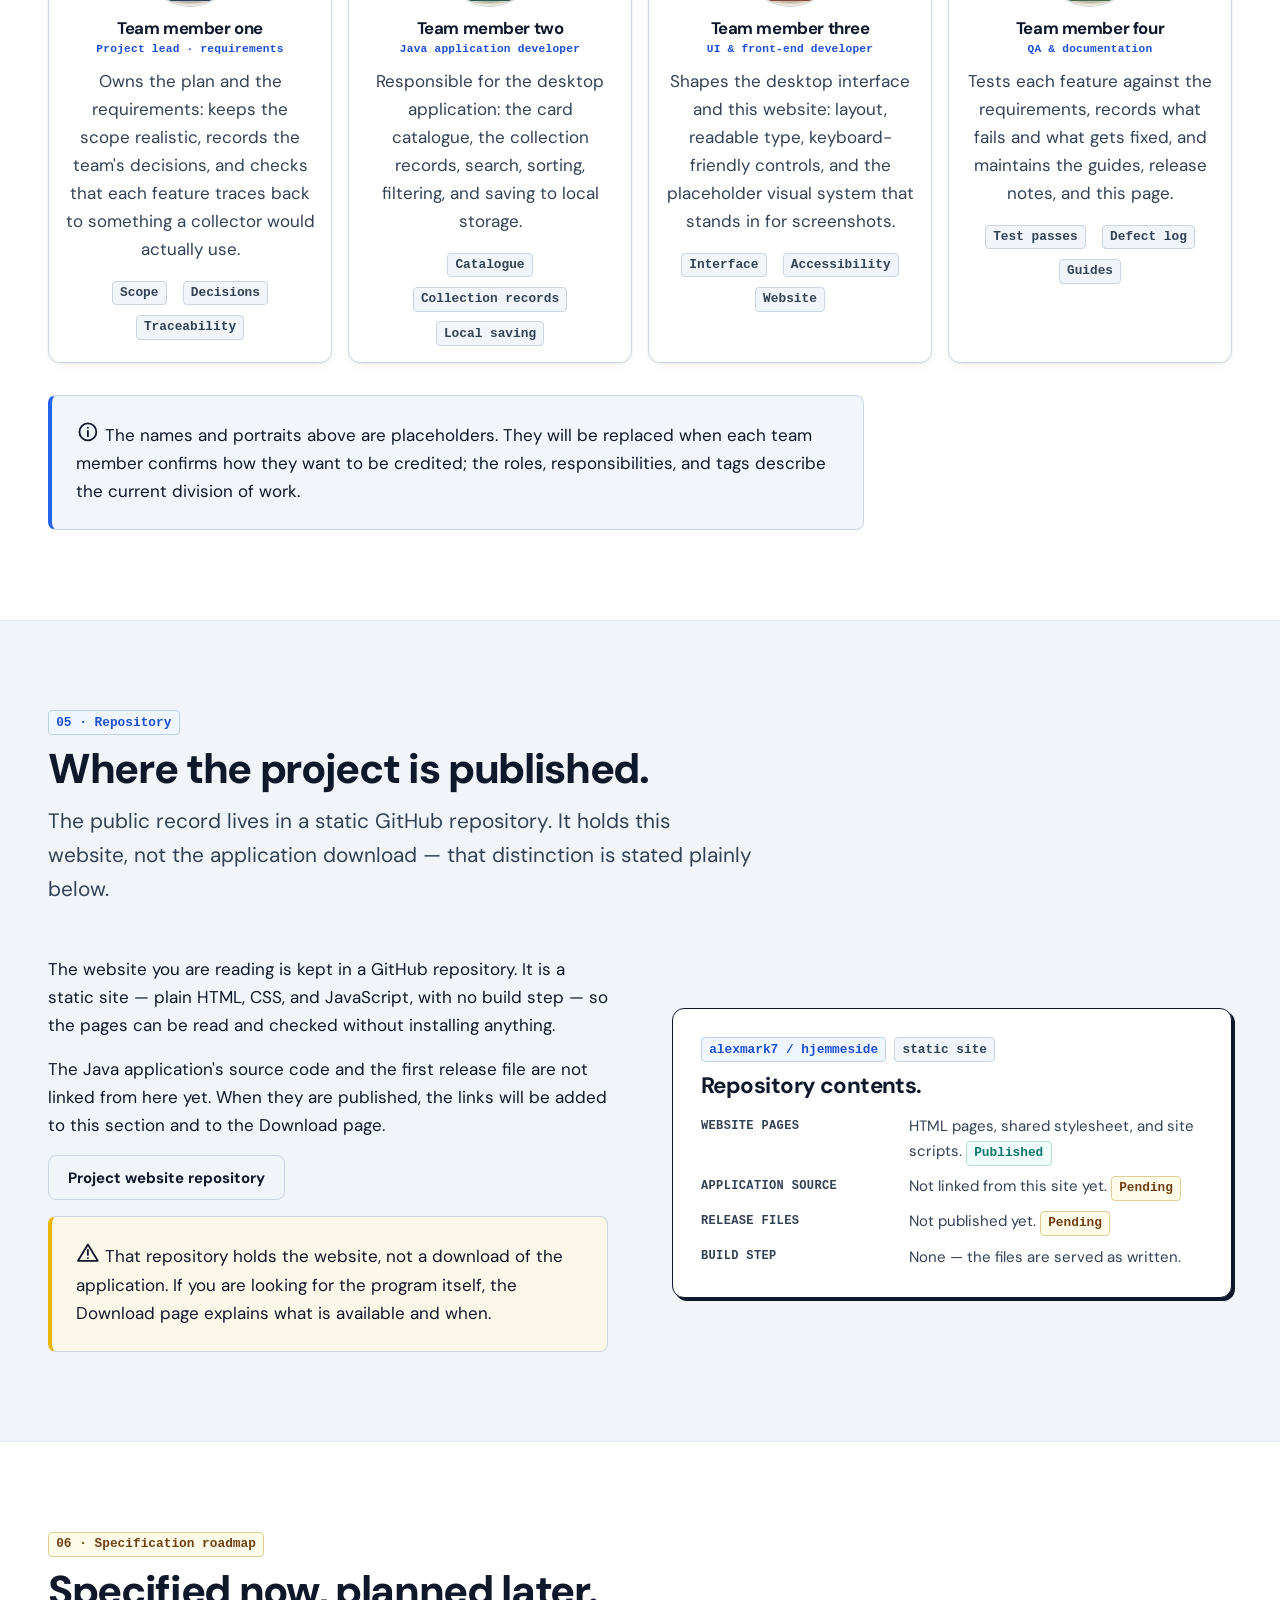
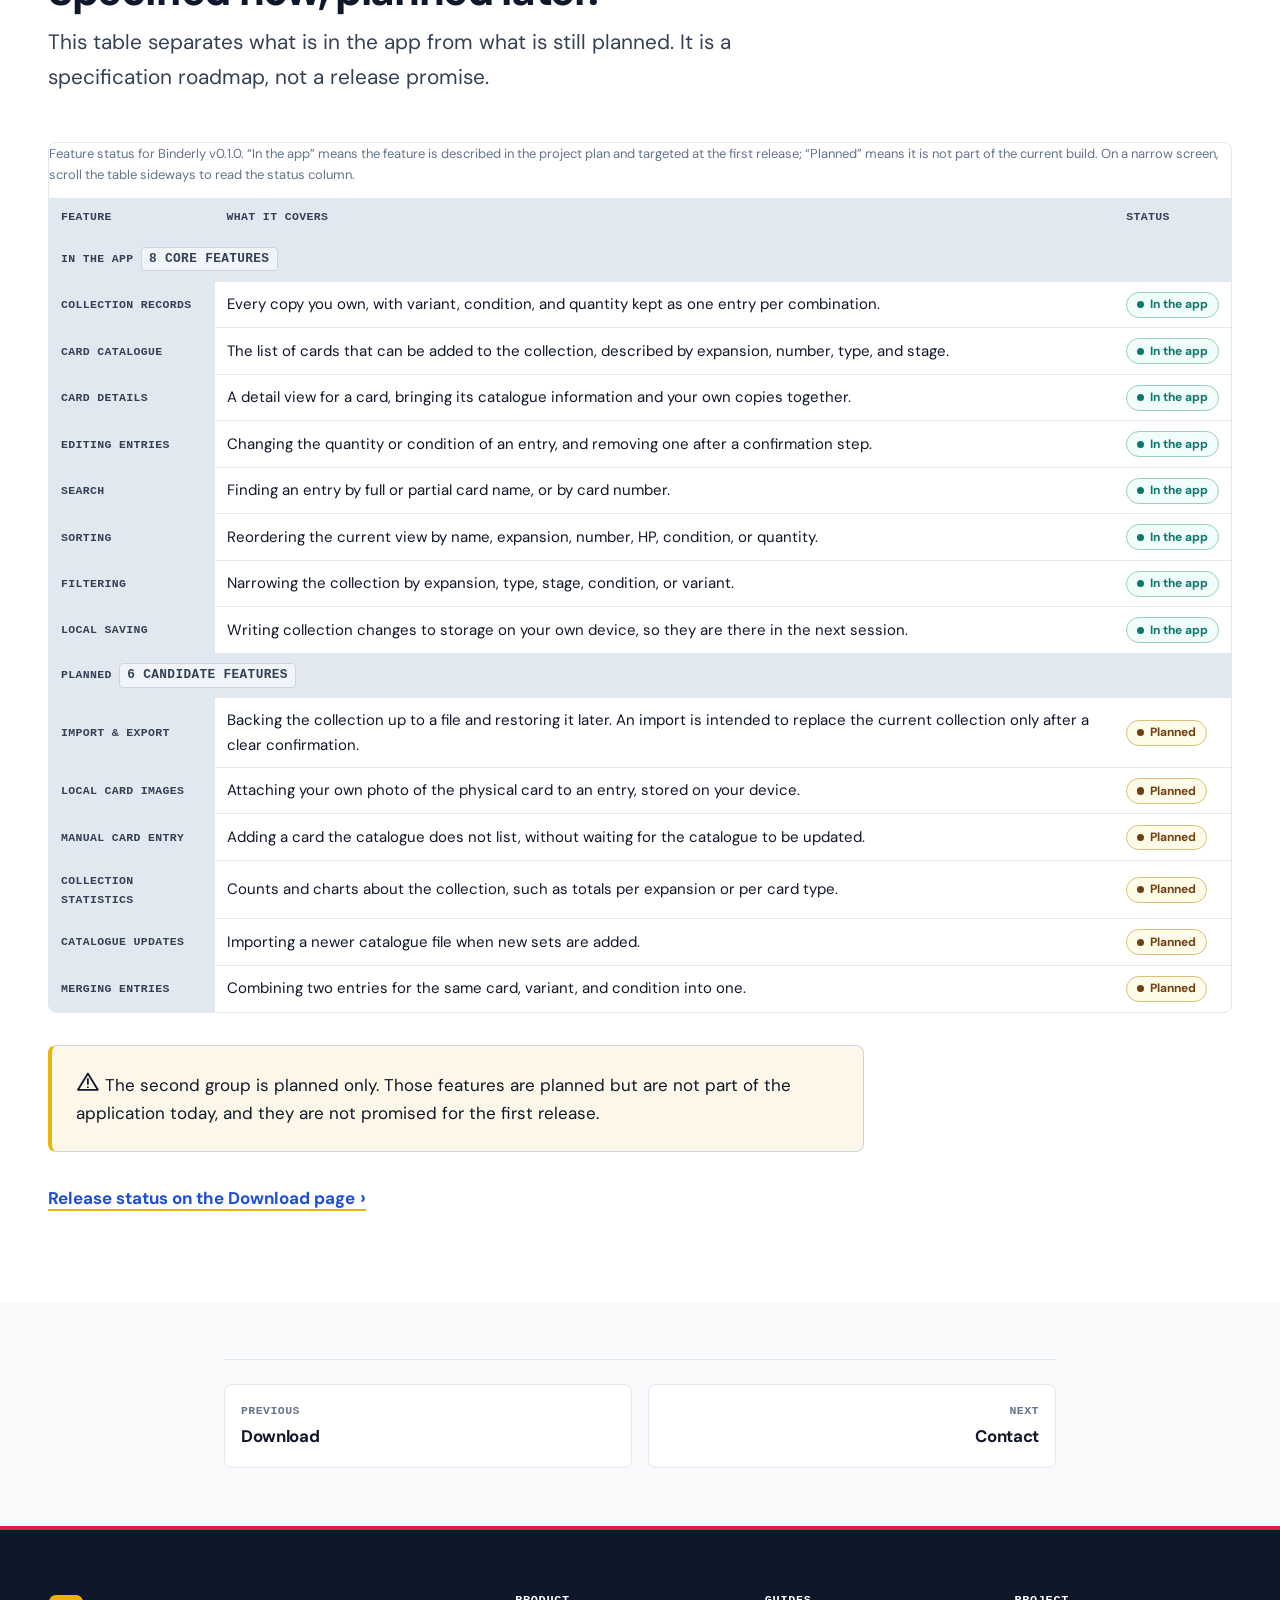
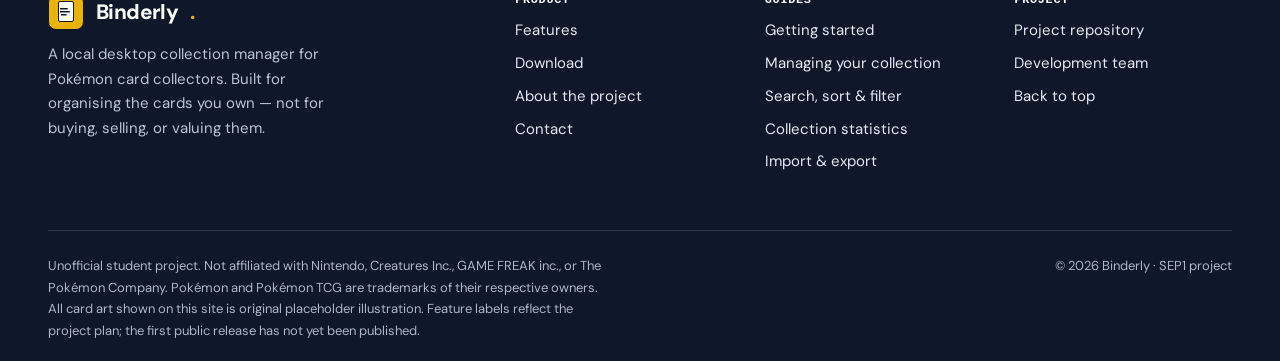
<file: copy/about.html>
<!DOCTYPE html>
<html lang="en">
<head>
  <meta charset="utf-8">
  <meta name="viewport" content="width=device-width, initial-scale=1">
  <title>Binderly — About the project</title>
  <meta name="description" content="The SEP1 software engineering case study behind Binderly: the collector problem, product philosophy, confirmed technical boundaries, the four-person team, and the feature roadmap.">
  <meta name="theme-color" content="#f8fafc">
  <link rel="icon" href="assets/img/favicon.svg" type="image/svg+xml">
  <meta property="og:type" content="website">
  <meta property="og:title" content="Binderly — About the project">
  <meta property="og:description" content="The SEP1 case study behind Binderly: the collector problem, product philosophy, confirmed technical boundaries, the team, and the feature roadmap.">
  <meta property="og:image" content="assets/img/og-cover.png">
  <meta name="twitter:card" content="summary_large_image">
  <link rel="stylesheet" href="assets/css/main.css">
  <link rel="stylesheet" href="assets/css/pages/about.css">
  <script src="assets/js/site-config.js" defer></script>
  <script src="assets/js/site.js" defer></script>
</head>
<body>
  <a class="skip-link" href="#main">Skip to main content</a>

  <header class="site-header">
    <div class="container site-header__inner">
      <a class="brand" href="index.html">
        <span class="brand__mark" aria-hidden="true"></span>
        <span data-site-name>Binderly</span><span class="brand__dot" aria-hidden="true">.</span>
      </a>
      <button class="nav-toggle" type="button" aria-expanded="false" aria-controls="site-nav" aria-label="Open navigation">
        <span></span><span></span><span></span>
      </button>
      <nav class="nav" id="site-nav" aria-label="Main">
        <ul class="nav__list">
          <li><a class="nav__link" href="features.html">Features</a></li>
          <li>
            <details class="nav__dropdown">
              <summary class="nav__link">Guides</summary>
              <ul class="nav__submenu">
                <li><a href="getting-started.html">Getting started</a></li>
                <li><a href="managing-your-collection.html">Managing your collection</a></li>
                <li><a href="search-sort-filter.html">Search, sort &amp; filter</a></li>
                <li><a href="statistics.html">Collection statistics</a></li>
                <li><a href="import-export.html">Import &amp; export</a></li>
              </ul>
            </details>
          </li>
          <li><a class="nav__link" href="download.html">Download</a></li>
          <li><a class="nav__link" href="about.html">About</a></li>
          <li><a class="nav__link" href="contact.html">Contact</a></li>
        </ul>
      </nav>
    </div>
  </header>

  <main id="main">
    <section class="page-hero page-hero--lavender" aria-labelledby="about-title">
      <div class="container page-hero__inner">
        <div>
          <p class="tab-label">SEP1 case study</p>
          <h1 id="about-title">About the project.</h1>
          <p class="lead">Binderly is a SEP1 student software engineering project about keeping track of the cards you own — a local Java desktop app built by a small team, for collectors.</p>
          <p class="hero__note">This page is the public work log: the problem, the decisions, the technical boundaries, and what is still open.</p>
        </div>
      </div>
      <div class="container">
        <ul class="stat-banner" aria-label="SEP1 project summary">
          <li><span class="stat-banner__value">SEP1</span><span class="stat-banner__label">Course · software engineering project</span></li>
          <li><span class="stat-banner__value">Java desktop</span><span class="stat-banner__label">Architecture · local application</span></li>
          <li><span class="stat-banner__value">Single-user</span><span class="stat-banner__label">Scope · physical card binder</span></li>
          <li><span class="stat-banner__value">v0.1.0</span><span class="stat-banner__label">Status · in development</span></li>
        </ul>
      </div>
    </section>

    <section class="section section--paper-raised" id="introduction">
      <div class="container">
        <div class="split split--media-wide">
          <div class="split__copy">
            <div class="kicker"><span class="mono-tag mono-tag--yellow">01 · The collector problem</span></div>
            <h2>It started with a binder that stopped making sense.</h2>
            <p>Binderly came out of a broad SEP1 brief: work as a small team, gather requirements, design an application, build it, and test it. Choosing the problem was up to us, so we picked one we could describe from the inside.</p>
            <p>Collections do not get out of hand all at once. A binder fills, a shoebox appears, then a second box of doubles. Variants and conditions multiply the record-keeping: the same card can sit in a collection three times and still be three different things.</p>
            <div class="stack stack--tight">
              <p>Somewhere in the middle of that, the questions get small and constant:</p>
              <ul>
                <li>Is this a card I already own, or a variant I do not have?</li>
                <li>How many copies are actually in the binder?</li>
                <li>Which copy is in the best condition?</li>
                <li>Which numbers am I still missing from this set?</li>
                <li>Where did that card go?</li>
              </ul>
            </div>
            <p>Binderly's answer is a digital binder that mirrors the physical one. Every entry names the card, its variant, its condition, and how many copies you own, and every entry can be found by name or card number.</p>
          </div>
          <div class="split__media">
            <figure class="shot shot--outline">
              <img class="shot__img" src="assets/img/placeholders/development-process.svg" alt="Placeholder illustration titled 'How the project was built', showing four stages: plan the requirements, design the architecture and interface, build the Java application and this website, then test and fix." width="1200" height="800">
              <figcaption class="shot__caption"><span class="icon icon--info" aria-hidden="true"></span>Placeholder process illustration — four stages, repeated in loops rather than one long handoff.</figcaption>
            </figure>
          </div>
        </div>

        <div class="mt-6">
          <div class="kicker"><span class="mono-tag mono-tag--blue">The SEP1 process</span></div>
          <h3>The SEP1 process, in four passes.</h3>
          <p class="muted">Requirements → Architecture &amp; UI → Implementation → Verification. Each pass produced something the next one could check, and findings sent the team back a step.</p>
          <ol class="workflow-strip mt-6" aria-label="Four-stage SEP1 engineering process">
            <li>
              <h3>Requirements</h3>
              <p>Collector interviews, scope, priorities, and the feature-status list that keeps “planned” separate from “in the app”.</p>
            </li>
            <li>
              <h3>Architecture &amp; UI</h3>
              <p>A catalogue-versus-collection data model, screen flows, and the visual language used by the app and this website.</p>
            </li>
            <li>
              <h3>Implementation</h3>
              <p>The Java application, local storage, and this static project site — kept small enough for one team to finish and explain.</p>
            </li>
            <li>
              <h3>Verification</h3>
              <p>Feature checks against the brief, an accessibility pass, defect notes, and the guides that document the intended workflow.</p>
            </li>
          </ol>
          <p class="muted mt-6"><span class="icon icon--info" aria-hidden="true"></span> The four stages ran as short loops. A test failure could send the team back to requirements; a new requirement could change the interface.</p>
        </div>
      </div>
    </section>

    <section class="section section--teal" id="philosophy">
      <div class="container">
        <div class="section-head">
          <div class="section-head__text">
            <div class="kicker"><span class="mono-tag mono-tag--teal">02 · Product philosophy</span></div>
            <h2>Collecting is the point, not the price tag.</h2>
            <p>Binderly is a tool for organising a collection you already enjoy. It is deliberately not a tool for turning that collection into an investment.</p>
          </div>
        </div>

        <p class="lead">Think about the table after a swap with a friend: a small stack of new cards, two of them doubles, one a variant you already own in worse condition. The job is to get them into the binder accurately — not to work out what they might be worth.</p>

        <div class="comparison-split mt-6">
          <section class="comparison-split__col" aria-labelledby="philosophy-built-for">
            <p class="comparison-split__head">
              <span>Built for</span>
              <span class="mono-tag mono-tag--teal">In scope</span>
            </p>
            <h3 id="philosophy-built-for">One accurate record of the cards you own.</h3>
            <ul class="checklist-grid">
              <li>Knowing exactly which cards you own, and how many copies of each.</li>
              <li>Keeping variants and conditions apart, so a holo copy is never confused with the standard print.</li>
              <li>Finding a specific card in seconds instead of flipping through binders.</li>
              <li>Seeing which cards are still missing from a set you are collecting.</li>
            </ul>
          </section>
          <section class="comparison-split__col comparison-split__col--muted" aria-labelledby="philosophy-left-out">
            <p class="comparison-split__head">
              <span>Deliberately left out</span>
              <span class="mono-tag mono-tag--red">Out of scope</span>
            </p>
            <h3 id="philosophy-left-out">A marketplace, a price guide, a social network.</h3>
            <ul class="detail-list">
              <li>No marketplace: no listings, offers, trades, or sales.</li>
              <li>No price tracking, valuations, or investment charts.</li>
              <li>No social feed, follower counts, or sharing prompts.</li>
              <li>No accounts, no sign-in, and no cloud sync.</li>
            </ul>
          </section>
        </div>

        <figure class="card card--tint-yellow mt-6">
          <p class="lead">“If a feature only makes sense to someone trying to make money from cards, it does not belong in Binderly.”</p>
          <figcaption class="mono-tag mono-tag--yellow">The rule the team kept coming back to</figcaption>
        </figure>
      </div>
    </section>

    <section class="section" id="technology">
      <div class="container">
        <div class="section-head">
          <div class="section-head__text">
            <div class="kicker"><span class="mono-tag mono-tag--blue">03 · Technical architecture</span></div>
            <h2>A Java desktop application, kept deliberately small.</h2>
            <p>The application is a program on your computer, not a website you sign into. That keeps the project small: one person, one local collection, and no server in the middle.</p>
          </div>
        </div>

        <div class="grid grid--2">
          <article class="card card--tint-blue" aria-labelledby="tech-confirmed">
            <div class="kicker">
              <span class="mono-tag mono-tag--teal"><span class="icon icon--check" aria-hidden="true"></span>Confirmed</span>
              <span class="mono-tag">5 statements</span>
            </div>
            <h3 id="tech-confirmed">What we can state today.</h3>
            <dl class="spec-list">
              <dt>Platform</dt>
              <dd>A Java desktop application.</dd>
              <dt>Where it runs</dt>
              <dd>Locally, on the computer where the application runs.</dd>
              <dt>Storage</dt>
              <dd>Collection data is saved locally on that computer.</dd>
              <dt>Users</dt>
              <dd>Single-user: one person and one local collection, with no shared accounts.</dd>
              <dt>Backend</dt>
              <dd>None. No server, no online account, and no sign-in.</dd>
            </dl>
            <p class="muted mt-6">These points come from the project brief and define the boundary the team is building inside.</p>
          </article>

          <article class="card card--outline" aria-labelledby="tech-open">
            <div class="kicker">
              <span class="mono-tag mono-tag--yellow"><span class="icon icon--info" aria-hidden="true"></span>To be confirmed</span>
              <span class="mono-tag">5 open questions</span>
            </div>
            <h3 id="tech-open">What the team has not fixed yet.</h3>
            <dl class="spec-list">
              <dt>Interface framework</dt>
              <dd>Whether the interface is built with JavaFX, Swing, or another toolkit is not confirmed for publication yet.</dd>
              <dt>Architecture</dt>
              <dd>How catalogue data and collection records are separated internally still has to be written up here.</dd>
              <dt>Java version</dt>
              <dd>The exact Java version required by the first release is not confirmed.</dd>
              <dt>Release format</dt>
              <dd>Installer, packaged application, or another format — not decided for publication.</dd>
              <dt>Supported systems</dt>
              <dd>Operating systems and system requirements will be listed on the Download page once confirmed.</dd>
            </dl>
            <p class="muted mt-6">Left open on purpose: this page will be updated when the team confirms each detail, rather than guessed at in advance.</p>
          </article>
        </div>

        <p class="panel panel--info mt-6"><span class="icon icon--info" aria-hidden="true"></span> Only confirmed details are described on this page. The interface framework, internal architecture, Java version, release format, and supported systems will be added here once the team has confirmed them.</p>
      </div>
    </section>

    <section class="section section--paper-raised" id="team">
      <div class="container">
        <div class="section-head">
          <div class="section-head__text">
            <div class="kicker"><span class="mono-tag mono-tag--yellow">04 · The team</span></div>
            <h2>Four areas of work, one small team.</h2>
            <p>The project is split into four areas of responsibility, from planning and requirements through to testing and documentation.</p>
          </div>
        </div>

        <div class="team-grid">
          <article class="team-card">
            <img src="assets/img/placeholders/team-avatar-1.svg" alt="Placeholder role emblem for the project lead and binder architect, with the initials PL." width="500" height="500">
            <h3>Team member one</h3>
            <p class="team-card__role">Project lead · requirements</p>
            <p class="muted">Owns the plan and the requirements: keeps the scope realistic, records the team's decisions, and checks that each feature traces back to something a collector would actually use.</p>
            <ul class="inline-list" aria-label="Project lead focus areas">
              <li><span class="mono-tag">Scope</span></li>
              <li><span class="mono-tag">Decisions</span></li>
              <li><span class="mono-tag">Traceability</span></li>
            </ul>
          </article>

          <article class="team-card">
            <img src="assets/img/placeholders/team-avatar-2.svg" alt="Placeholder role emblem for the Java core engineer, with the initials JE." width="500" height="500">
            <h3>Team member two</h3>
            <p class="team-card__role">Java application developer</p>
            <p class="muted">Responsible for the desktop application: the card catalogue, the collection records, search, sorting, filtering, and saving to local storage.</p>
            <ul class="inline-list" aria-label="Java developer focus areas">
              <li><span class="mono-tag">Catalogue</span></li>
              <li><span class="mono-tag">Collection records</span></li>
              <li><span class="mono-tag">Local saving</span></li>
            </ul>
          </article>

          <article class="team-card">
            <img src="assets/img/placeholders/team-avatar-3.svg" alt="Placeholder role emblem for the UI and frontend designer, with the initials UI." width="500" height="500">
            <h3>Team member three</h3>
            <p class="team-card__role">UI &amp; front-end developer</p>
            <p class="muted">Shapes the desktop interface and this website: layout, readable type, keyboard-friendly controls, and the placeholder visual system that stands in for screenshots.</p>
            <ul class="inline-list" aria-label="UI and front-end focus areas">
              <li><span class="mono-tag">Interface</span></li>
              <li><span class="mono-tag">Accessibility</span></li>
              <li><span class="mono-tag">Website</span></li>
            </ul>
          </article>

          <article class="team-card">
            <img src="assets/img/placeholders/team-avatar-4.svg" alt="Placeholder role emblem for the QA and documentation specialist, with the initials QA." width="500" height="500">
            <h3>Team member four</h3>
            <p class="team-card__role">QA &amp; documentation</p>
            <p class="muted">Tests each feature against the requirements, records what fails and what gets fixed, and maintains the guides, release notes, and this page.</p>
            <ul class="inline-list" aria-label="QA and documentation focus areas">
              <li><span class="mono-tag">Test passes</span></li>
              <li><span class="mono-tag">Defect log</span></li>
              <li><span class="mono-tag">Guides</span></li>
            </ul>
          </article>
        </div>

        <p class="panel panel--info mt-6"><span class="icon icon--info" aria-hidden="true"></span> The names and portraits above are placeholders. They will be replaced when each team member confirms how they want to be credited; the roles, responsibilities, and tags describe the current division of work.</p>
      </div>
    </section>

    <section class="section section--lilac" id="repository">
      <div class="container">
        <div class="section-head">
          <div class="section-head__text">
            <div class="kicker"><span class="mono-tag mono-tag--blue">05 · Repository</span></div>
            <h2>Where the project is published.</h2>
            <p>The public record lives in a static GitHub repository. It holds this website, not the application download — that distinction is stated plainly below.</p>
          </div>
        </div>

        <div class="split">
          <div class="split__copy">
            <p>The website you are reading is kept in a GitHub repository. It is a static site — plain HTML, CSS, and JavaScript, with no build step — so the pages can be read and checked without installing anything.</p>
            <p>The Java application's source code and the first release file are not linked from here yet. When they are published, the links will be added to this section and to the Download page.</p>
            <p class="btn-row"><a class="btn btn--ghost" href="https://github.com/alexmark7/hjemmeside" data-repo-link>Project website repository</a></p>
            <p class="panel panel--warning"><span class="icon icon--warning" aria-hidden="true"></span> That repository holds the website, not a download of the application. If you are looking for the program itself, the Download page explains what is available and when.</p>
          </div>
          <div class="split__media">
            <div class="card card--outline">
              <div class="kicker">
                <span class="mono-tag mono-tag--blue">alexmark7 / hjemmeside</span>
                <span class="code-badge">static site</span>
              </div>
              <h3>Repository contents.</h3>
              <dl class="spec-list">
                <dt>Website pages</dt>
                <dd>HTML pages, shared stylesheet, and site scripts. <span class="mono-tag mono-tag--teal">Published</span></dd>
                <dt>Application source</dt>
                <dd>Not linked from this site yet. <span class="mono-tag mono-tag--yellow">Pending</span></dd>
                <dt>Release files</dt>
                <dd>Not published yet. <span class="mono-tag mono-tag--yellow">Pending</span></dd>
                <dt>Build step</dt>
                <dd>None — the files are served as written.</dd>
              </dl>
            </div>
          </div>
        </div>
      </div>
    </section>

    <section class="section section--paper-raised" id="future">
      <div class="container">
        <div class="section-head">
          <div class="section-head__text">
            <div class="kicker"><span class="mono-tag mono-tag--yellow">06 · Specification roadmap</span></div>
            <h2>Specified now, planned later.</h2>
            <p>This table separates what is in the app from what is still planned. It is a specification roadmap, not a release promise.</p>
          </div>
        </div>

        <div class="table-wrap">
          <table class="data-table">
            <caption>Feature status for Binderly v<span data-site-version>0.1.0</span>. “In the app” means the feature is described in the project plan and targeted at the first release; “Planned” means it is not part of the current build. On a narrow screen, scroll the table sideways to read the status column.</caption>
            <thead>
              <tr>
                <th scope="col">Feature</th>
                <th scope="col">What it covers</th>
                <th scope="col">Status</th>
              </tr>
            </thead>
            <tbody>
              <tr>
                <th scope="rowgroup" colspan="3">In the app <span class="mono-tag">8 core features</span></th>
              </tr>
              <tr>
                <th scope="row">Collection records</th>
                <td>Every copy you own, with variant, condition, and quantity kept as one entry per combination.</td>
                <td><span class="status status--live" data-feature-status="collection">In the app</span></td>
              </tr>
              <tr>
                <th scope="row">Card catalogue</th>
                <td>The list of cards that can be added to the collection, described by expansion, number, type, and stage.</td>
                <td><span class="status status--live" data-feature-status="catalogue">In the app</span></td>
              </tr>
              <tr>
                <th scope="row">Card details</th>
                <td>A detail view for a card, bringing its catalogue information and your own copies together.</td>
                <td><span class="status status--live" data-feature-status="cardDetails">In the app</span></td>
              </tr>
              <tr>
                <th scope="row">Editing entries</th>
                <td>Changing the quantity or condition of an entry, and removing one after a confirmation step.</td>
                <td><span class="status status--live" data-feature-status="editing">In the app</span></td>
              </tr>
              <tr>
                <th scope="row">Search</th>
                <td>Finding an entry by full or partial card name, or by card number.</td>
                <td><span class="status status--live" data-feature-status="search">In the app</span></td>
              </tr>
              <tr>
                <th scope="row">Sorting</th>
                <td>Reordering the current view by name, expansion, number, HP, condition, or quantity.</td>
                <td><span class="status status--live" data-feature-status="sorting">In the app</span></td>
              </tr>
              <tr>
                <th scope="row">Filtering</th>
                <td>Narrowing the collection by expansion, type, stage, condition, or variant.</td>
                <td><span class="status status--live" data-feature-status="filtering">In the app</span></td>
              </tr>
              <tr>
                <th scope="row">Local saving</th>
                <td>Writing collection changes to storage on your own device, so they are there in the next session.</td>
                <td><span class="status status--live" data-feature-status="localSave">In the app</span></td>
              </tr>
            </tbody>
            <tbody>
              <tr>
                <th scope="rowgroup" colspan="3">Planned <span class="mono-tag">6 candidate features</span></th>
              </tr>
              <tr>
                <th scope="row">Import &amp; export</th>
                <td>Backing the collection up to a file and restoring it later. An import is intended to replace the current collection only after a clear confirmation.</td>
                <td><span class="status status--planned" data-feature-status="importExport">Planned</span></td>
              </tr>
              <tr>
                <th scope="row">Local card images</th>
                <td>Attaching your own photo of the physical card to an entry, stored on your device.</td>
                <td><span class="status status--planned" data-feature-status="localImages">Planned</span></td>
              </tr>
              <tr>
                <th scope="row">Manual card entry</th>
                <td>Adding a card the catalogue does not list, without waiting for the catalogue to be updated.</td>
                <td><span class="status status--planned" data-feature-status="manualCards">Planned</span></td>
              </tr>
              <tr>
                <th scope="row">Collection statistics</th>
                <td>Counts and charts about the collection, such as totals per expansion or per card type.</td>
                <td><span class="status status--planned" data-feature-status="statistics">Planned</span></td>
              </tr>
              <tr>
                <th scope="row">Catalogue updates</th>
                <td>Importing a newer catalogue file when new sets are added.</td>
                <td><span class="status status--planned" data-feature-status="catalogueImport">Planned</span></td>
              </tr>
              <tr>
                <th scope="row">Merging entries</th>
                <td>Combining two entries for the same card, variant, and condition into one.</td>
                <td><span class="status status--planned" data-feature-status="merge">Planned</span></td>
              </tr>
            </tbody>
          </table>
        </div>

        <p class="panel panel--warning mt-6"><span class="icon icon--warning" aria-hidden="true"></span> The second group is planned only. Those features are planned but are not part of the application today, and they are not promised for the first release.</p>
        <p class="mt-6"><a class="text-link" href="download.html#release">Release status on the Download page</a></p>
      </div>
    </section>

    <section class="section section--tight">
      <div class="container container--narrow">
        <nav class="page-nav" aria-label="Page navigation">
          <a href="download.html">
            <span>Previous</span>
            <strong>Download</strong>
          </a>
          <a href="contact.html">
            <span>Next</span>
            <strong>Contact</strong>
          </a>
        </nav>
      </div>
    </section>
  </main>

  <footer class="site-footer">
    <div class="container footer__grid">
      <div class="footer__brand">
        <a class="brand" href="index.html">
          <span class="brand__mark" aria-hidden="true"></span>
          <span data-site-name>Binderly</span><span class="brand__dot" aria-hidden="true">.</span>
        </a>
        <p>A local desktop collection manager for Pokémon card collectors. Built for organising the cards you own — not for buying, selling, or valuing them.</p>
      </div>
      <div class="footer__col">
        <h2>Product</h2>
        <ul>
          <li><a href="features.html">Features</a></li>
          <li><a href="download.html">Download</a></li>
          <li><a href="about.html">About the project</a></li>
          <li><a href="contact.html">Contact</a></li>
        </ul>
      </div>
      <div class="footer__col">
        <h2>Guides</h2>
        <ul>
          <li><a href="getting-started.html">Getting started</a></li>
          <li><a href="managing-your-collection.html">Managing your collection</a></li>
          <li><a href="search-sort-filter.html">Search, sort &amp; filter</a></li>
          <li><a href="statistics.html">Collection statistics</a></li>
          <li><a href="import-export.html">Import &amp; export</a></li>
        </ul>
      </div>
      <div class="footer__col">
        <h2>Project</h2>
        <ul>
          <li><a href="https://github.com/alexmark7/hjemmeside" data-repo-link>Project repository</a></li>
          <li><a href="about.html#team">Development team</a></li>
          <li><a href="#main">Back to top</a></li>
        </ul>
      </div>
    </div>
    <div class="container footer__bottom">
      <p>Unofficial student project. Not affiliated with Nintendo, Creatures Inc., GAME FREAK inc., or The Pokémon Company. Pokémon and Pokémon TCG are trademarks of their respective owners. All card art shown on this site is original placeholder illustration. Feature labels reflect the project plan; the first public release has not yet been published.</p>
      <p>© <span data-year>2026</span> <span data-site-name>Binderly</span> · SEP1 project</p>
    </div>
  </footer>
</body>
</html>
</file>
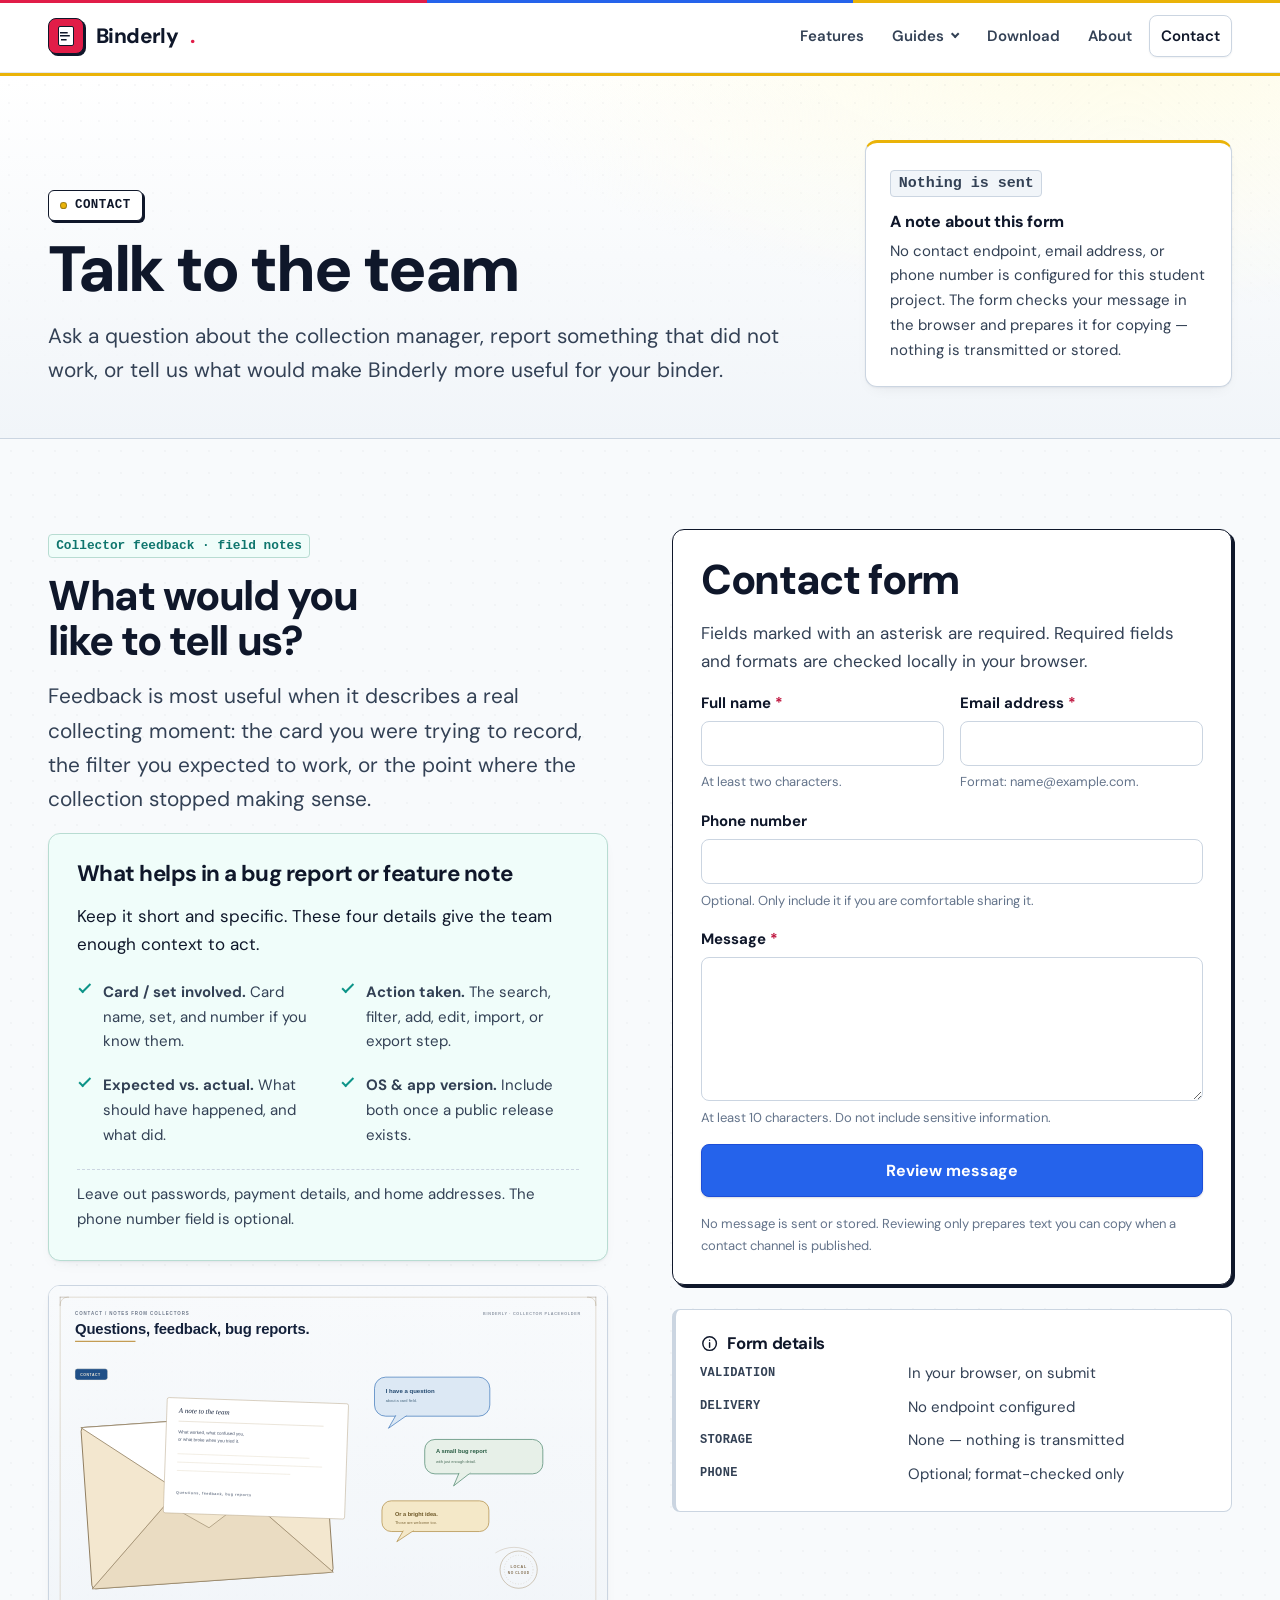
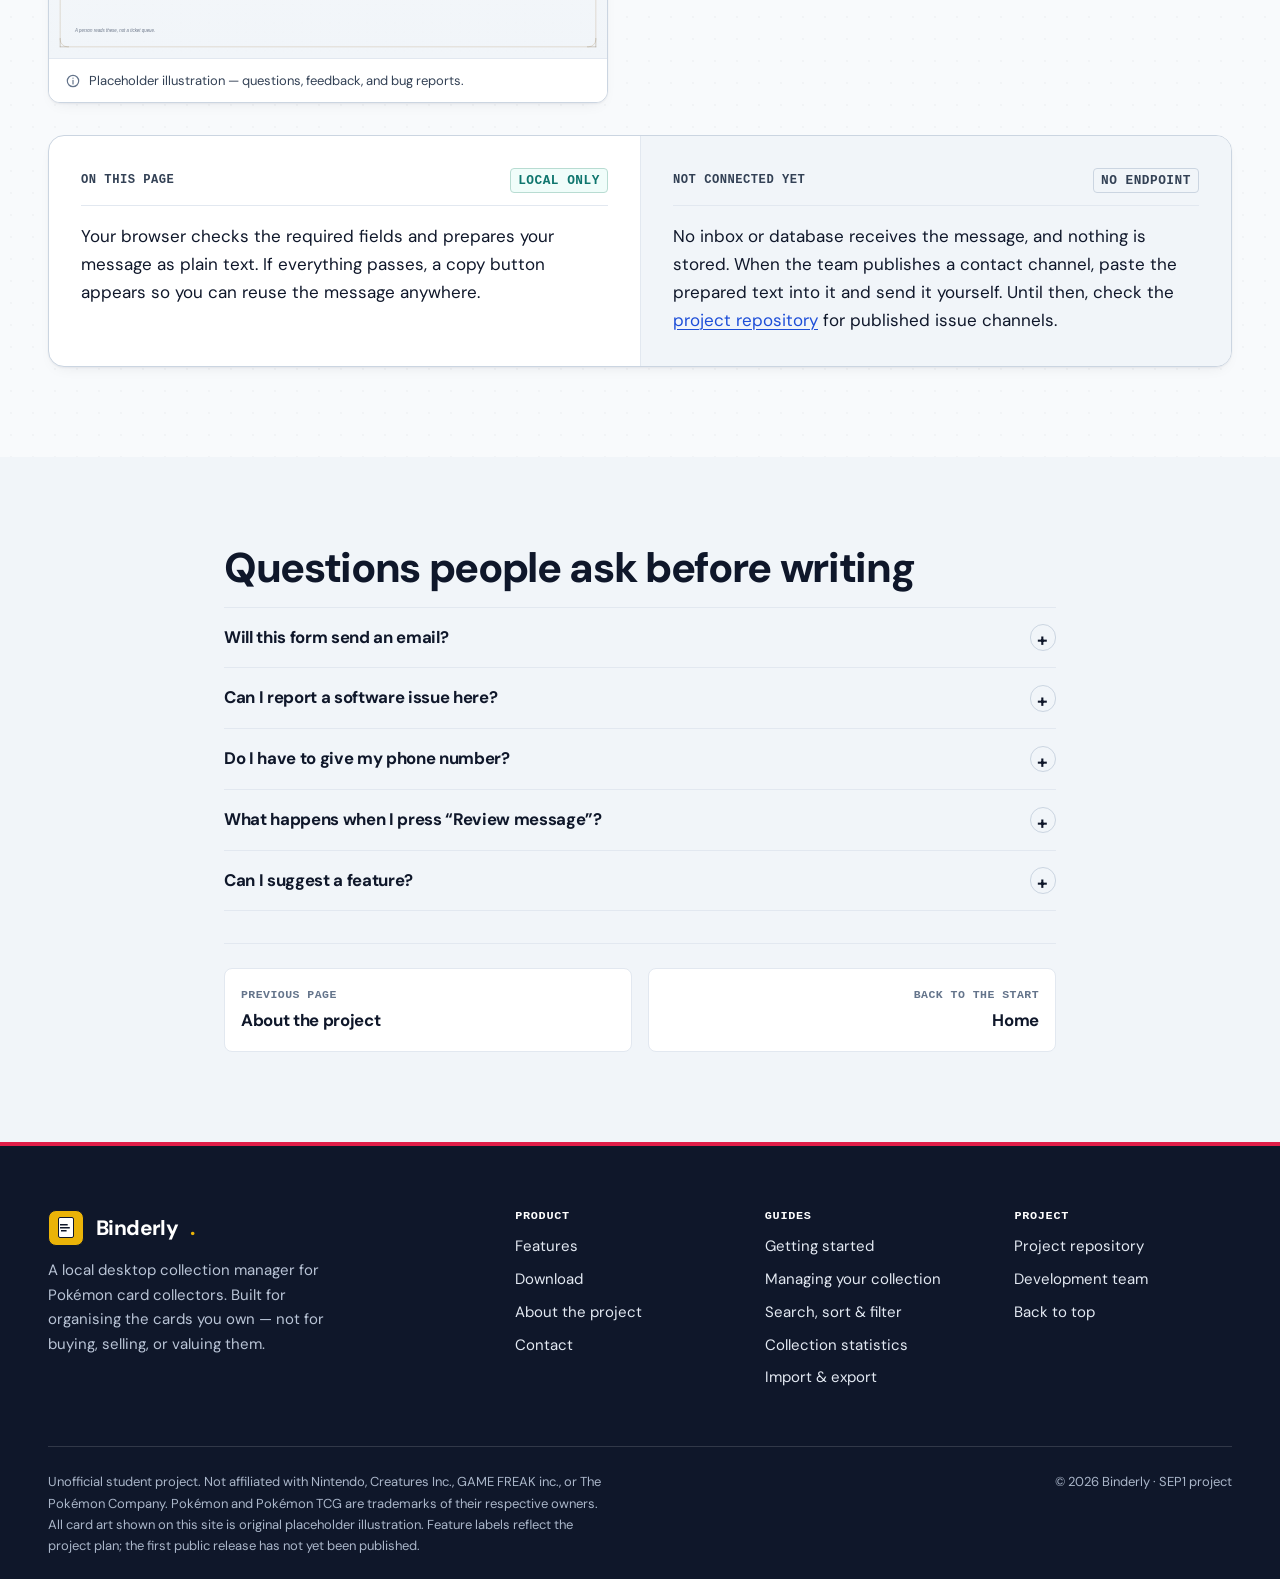
<file: copy/contact.html>
<!DOCTYPE html>
<html lang="en">
<head>
  <meta charset="utf-8">
  <meta name="viewport" content="width=device-width, initial-scale=1">
  <title>Contact the Binderly team</title>
  <meta name="description" content="Ask a question, report a software issue, or send feedback about Binderly. The form validates your message in the browser; no submission endpoint is configured yet.">
  <meta name="theme-color" content="#f8fafc">
  <link rel="icon" href="assets/img/favicon.svg" type="image/svg+xml">
  <meta property="og:type" content="website">
  <meta property="og:title" content="Contact the Binderly team">
  <meta property="og:description" content="Questions, bug reports, and feedback about the Binderly collection manager.">
  <meta property="og:image" content="assets/img/og-cover.png">
  <meta name="twitter:card" content="summary_large_image">
  <link rel="stylesheet" href="assets/css/main.css">
  <script src="assets/js/site-config.js" defer></script>
  <script src="assets/js/site.js" defer></script>
  <script src="assets/js/contact.js" defer></script>
</head>
<body>
  <a class="skip-link" href="#main">Skip to main content</a>

  <header class="site-header">
    <div class="container site-header__inner">
      <a class="brand" href="index.html">
        <span class="brand__mark" aria-hidden="true"></span>
        <span data-site-name>Binderly</span><span class="brand__dot" aria-hidden="true">.</span>
      </a>
      <button class="nav-toggle" type="button" aria-expanded="false" aria-controls="site-nav" aria-label="Open navigation">
        <span></span><span></span><span></span>
      </button>
      <nav class="nav" id="site-nav" aria-label="Main">
        <ul class="nav__list">
          <li><a class="nav__link" href="features.html">Features</a></li>
          <li>
            <details class="nav__dropdown">
              <summary class="nav__link">Guides</summary>
              <ul class="nav__submenu">
                <li><a href="getting-started.html">Getting started</a></li>
                <li><a href="managing-your-collection.html">Managing your collection</a></li>
                <li><a href="search-sort-filter.html">Search, sort &amp; filter</a></li>
                <li><a href="statistics.html">Collection statistics</a></li>
                <li><a href="import-export.html">Import &amp; export</a></li>
              </ul>
            </details>
          </li>
          <li><a class="nav__link" href="download.html">Download</a></li>
          <li><a class="nav__link" href="about.html">About</a></li>
          <li><a class="nav__link" href="contact.html">Contact</a></li>
        </ul>
      </nav>
    </div>
  </header>

  <main id="main">
    <section class="page-hero page-hero--butter">
      <div class="container page-hero__inner">
        <div>
          <span class="tab-label">Contact</span>
          <h1>Talk to the team</h1>
          <p class="lead">Ask a question about the collection manager, report something that did not work, or tell us what would make Binderly more useful for your binder.</p>
        </div>
        <aside class="page-hero__aside" aria-labelledby="contact-note">
          <p class="mono-tag">Nothing is sent</p>
          <h2 id="contact-note">A note about this form</h2>
          <p>No contact endpoint, email address, or phone number is configured for this student project. The form checks your message in the browser and prepares it for copying — nothing is transmitted or stored.</p>
        </aside>
      </div>
    </section>

    <section class="section">
      <div class="container">
        <div class="split contact-layout">
          <div class="split__copy contact-guide">
            <p class="mono-tag mono-tag--teal">Collector feedback · field notes</p>
            <h2 id="contact-guide-title">What would you like to tell us?</h2>
            <p class="lead">Feedback is most useful when it describes a real collecting moment: the card you were trying to record, the filter you expected to work, or the point where the collection stopped making sense.</p>

            <div class="card card--tint-teal">
              <h3>What helps in a bug report or feature note</h3>
              <p>Keep it short and specific. These four details give the team enough context to act.</p>
              <ul class="checklist-grid">
                <li><strong>Card / set involved.</strong> Card name, set, and number if you know them.</li>
                <li><strong>Action taken.</strong> The search, filter, add, edit, import, or export step.</li>
                <li><strong>Expected vs. actual.</strong> What should have happened, and what did.</li>
                <li><strong>OS &amp; app version.</strong> Include both once a public release exists.</li>
              </ul>
              <p class="contact-privacy">Leave out passwords, payment details, and home addresses. The phone number field is optional.</p>
            </div>

            <figure class="shot">
              <img class="shot__img" src="assets/img/placeholders/contact.svg" alt="Placeholder illustration of an envelope and speech bubbles representing questions and feedback." width="1200" height="800">
              <figcaption class="shot__caption"><span class="icon icon--info" aria-hidden="true"></span>Placeholder illustration — questions, feedback, and bug reports.</figcaption>
            </figure>
          </div>

          <div class="stack">
            <div class="card card--outline">
              <h2 id="contact-form-title">Contact form</h2>
              <p class="muted">Fields marked with an asterisk are required. Required fields and formats are checked locally in your browser.</p>

              <form class="form" data-contact-form novalidate aria-labelledby="contact-form-title">
                <div class="form__row">
                  <div class="field">
                    <label class="field__label" for="contact-name">Full name <span class="required" aria-hidden="true">*</span></label>
                    <input class="field__input" id="contact-name" name="name" type="text" autocomplete="name" required aria-describedby="contact-name-hint contact-name-error">
                    <p class="field__hint" id="contact-name-hint">At least two characters.</p>
                    <p class="field__error" id="contact-name-error" data-error-for="name"></p>
                  </div>

                  <div class="field">
                    <label class="field__label" for="contact-email">Email address <span class="required" aria-hidden="true">*</span></label>
                    <input class="field__input" id="contact-email" name="email" type="email" autocomplete="email" inputmode="email" required aria-describedby="contact-email-hint contact-email-error">
                    <p class="field__hint" id="contact-email-hint">Format: name@example.com.</p>
                    <p class="field__error" id="contact-email-error" data-error-for="email"></p>
                  </div>
                </div>

                <div class="field">
                  <label class="field__label" for="contact-phone">Phone number</label>
                  <input class="field__input" id="contact-phone" name="phone" type="tel" autocomplete="tel" inputmode="tel" aria-describedby="contact-phone-hint contact-phone-error">
                  <p class="field__hint" id="contact-phone-hint">Optional. Only include it if you are comfortable sharing it.</p>
                  <p class="field__error" id="contact-phone-error" data-error-for="phone"></p>
                </div>

                <div class="field">
                  <label class="field__label" for="contact-message">Message <span class="required" aria-hidden="true">*</span></label>
                  <textarea class="field__textarea" id="contact-message" name="message" required aria-describedby="contact-message-hint contact-message-error"></textarea>
                  <p class="field__hint" id="contact-message-hint">At least 10 characters. Do not include sensitive information.</p>
                  <p class="field__error" id="contact-message-error" data-error-for="message"></p>
                </div>

                <button class="btn btn--primary btn--large btn--block" type="submit">Review message</button>
                <p class="field__hint">No message is sent or stored. Reviewing only prepares text you can copy when a contact channel is published.</p>

                <div class="form__status" data-contact-status role="status" aria-live="polite" tabindex="-1"></div>

                <div class="field" data-contact-copy-wrap hidden>
                  <label class="field__label" for="contact-copy">Message to copy</label>
                  <textarea class="field__textarea" id="contact-copy" readonly data-contact-copy></textarea>
                  <p class="field__hint">Nothing has been transmitted. Copy this text and send it through the team’s published contact channel when one is available.</p>
                </div>

                <button class="btn btn--ghost btn--block" type="button" data-contact-copy-button hidden>Copy message</button>
              </form>
            </div>

            <aside class="panel panel--plain" aria-labelledby="form-details">
              <h3 class="panel__title" id="form-details"><span class="icon icon--info" aria-hidden="true"></span>Form details</h3>
              <dl class="spec-list">
                <dt>Validation</dt>
                <dd>In your browser, on submit</dd>
                <dt>Delivery</dt>
                <dd>No endpoint configured</dd>
                <dt>Storage</dt>
                <dd>None — nothing is transmitted</dd>
                <dt>Phone</dt>
                <dd>Optional; format-checked only</dd>
              </dl>
            </aside>
          </div>
        </div>

        <div class="comparison-split mt-6">
          <div class="comparison-split__col">
            <h3 class="comparison-split__head">On this page <span class="mono-tag mono-tag--teal">Local only</span></h3>
            <p>Your browser checks the required fields and prepares your message as plain text. If everything passes, a copy button appears so you can reuse the message anywhere.</p>
          </div>
          <div class="comparison-split__col comparison-split__col--muted">
            <h3 class="comparison-split__head">Not connected yet <span class="mono-tag">No endpoint</span></h3>
            <p>No inbox or database receives the message, and nothing is stored. When the team publishes a contact channel, paste the prepared text into it and send it yourself. Until then, check the <a href="https://github.com/alexmark7/hjemmeside" data-repo-link>project repository</a> for published issue channels.</p>
          </div>
        </div>
      </div>
    </section>

    <section class="section section--paper-deep">
      <div class="container container--narrow">
        <h2>Questions people ask before writing</h2>
        <div class="faq">
          <details class="faq__item">
            <summary>Will this form send an email?</summary>
            <div>
              <p>No. The website has no form endpoint configured, so it cannot deliver a message. It validates the fields and prepares the text for copying. Nothing is stored or transmitted by this page.</p>
            </div>
          </details>
          <details class="faq__item">
            <summary>Can I report a software issue here?</summary>
            <div>
              <p>You can write a report in the message field and copy it. The project repository is the best place to check for published issue channels and release updates: <a href="https://github.com/alexmark7/hjemmeside" data-repo-link>project website repository</a>.</p>
            </div>
          </details>
          <details class="faq__item">
            <summary>Do I have to give my phone number?</summary>
            <div>
              <p>No. The phone number is optional. The form only checks its format if you choose to enter one.</p>
            </div>
          </details>
          <details class="faq__item">
            <summary>What happens when I press “Review message”?</summary>
            <div>
              <p>Your browser checks the required fields and formats. If they pass, the page prepares a plain-text copy of your message and offers a copy button. Nothing is sent or stored; the text stays in this tab until you close it.</p>
            </div>
          </details>
          <details class="faq__item">
            <summary>Can I suggest a feature?</summary>
            <div>
              <p>Yes. Feedback about collecting workflows is welcome. If you are suggesting something like statistics or backup merging, check the <a href="about.html#future">future development section</a> first — it separates specified features from planned ideas.</p>
            </div>
          </details>
        </div>

        <nav class="page-nav mt-6" aria-label="Page navigation">
          <a href="about.html"><span>Previous page</span><strong>About the project</strong></a>
          <a href="index.html"><span>Back to the start</span><strong>Home</strong></a>
        </nav>
      </div>
    </section>
  </main>

  <footer class="site-footer">
    <div class="container footer__grid">
      <div class="footer__brand">
        <a class="brand" href="index.html">
          <span class="brand__mark" aria-hidden="true"></span>
          <span data-site-name>Binderly</span><span class="brand__dot" aria-hidden="true">.</span>
        </a>
        <p>A local desktop collection manager for Pokémon card collectors. Built for organising the cards you own — not for buying, selling, or valuing them.</p>
      </div>
      <div class="footer__col">
        <h2>Product</h2>
        <ul>
          <li><a href="features.html">Features</a></li>
          <li><a href="download.html">Download</a></li>
          <li><a href="about.html">About the project</a></li>
          <li><a href="contact.html">Contact</a></li>
        </ul>
      </div>
      <div class="footer__col">
        <h2>Guides</h2>
        <ul>
          <li><a href="getting-started.html">Getting started</a></li>
          <li><a href="managing-your-collection.html">Managing your collection</a></li>
          <li><a href="search-sort-filter.html">Search, sort &amp; filter</a></li>
          <li><a href="statistics.html">Collection statistics</a></li>
          <li><a href="import-export.html">Import &amp; export</a></li>
        </ul>
      </div>
      <div class="footer__col">
        <h2>Project</h2>
        <ul>
          <li><a href="https://github.com/alexmark7/hjemmeside" data-repo-link>Project repository</a></li>
          <li><a href="about.html#team">Development team</a></li>
          <li><a href="#main">Back to top</a></li>
        </ul>
      </div>
    </div>
    <div class="container footer__bottom">
      <p>Unofficial student project. Not affiliated with Nintendo, Creatures Inc., GAME FREAK inc., or The Pokémon Company. Pokémon and Pokémon TCG are trademarks of their respective owners. All card art shown on this site is original placeholder illustration. Feature labels reflect the project plan; the first public release has not yet been published.</p>
      <p>© <span data-year>2026</span> <span data-site-name>Binderly</span> · SEP1 project</p>
    </div>
  </footer>
</body>
</html>
</file>
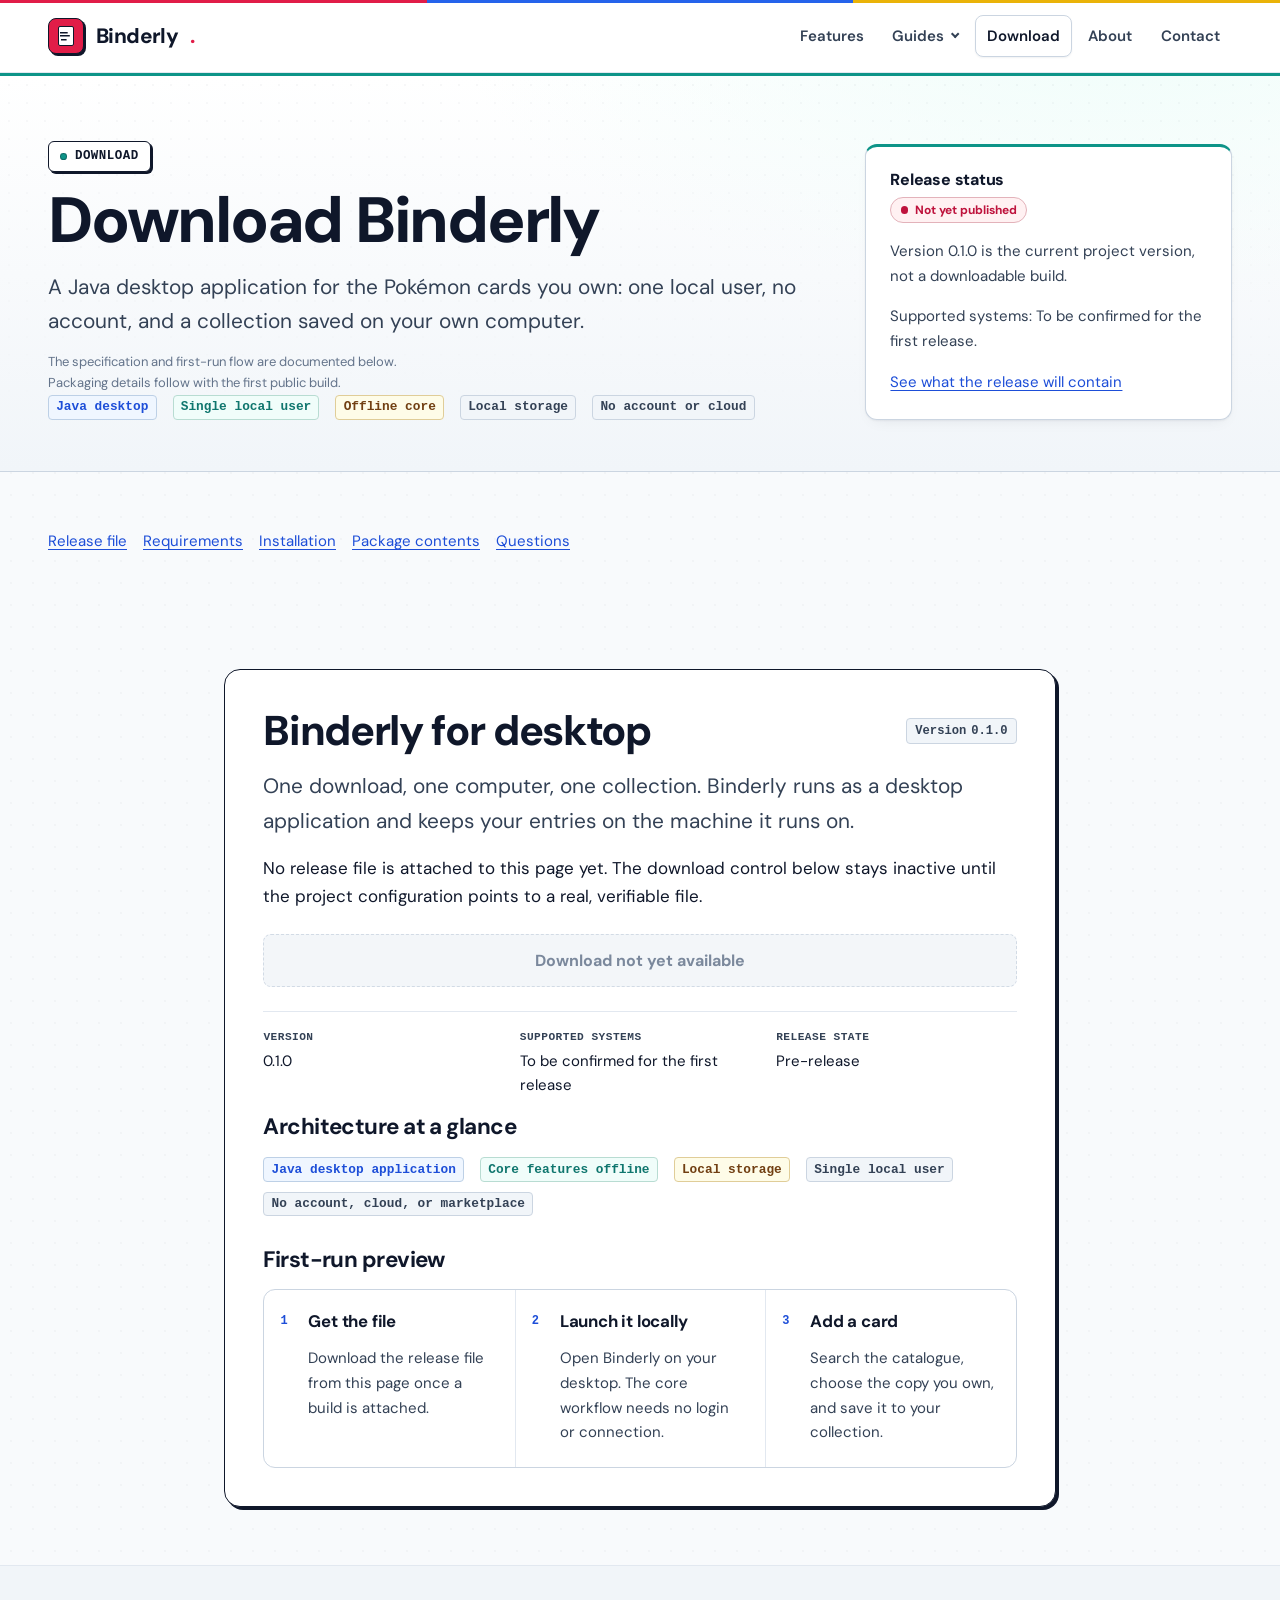
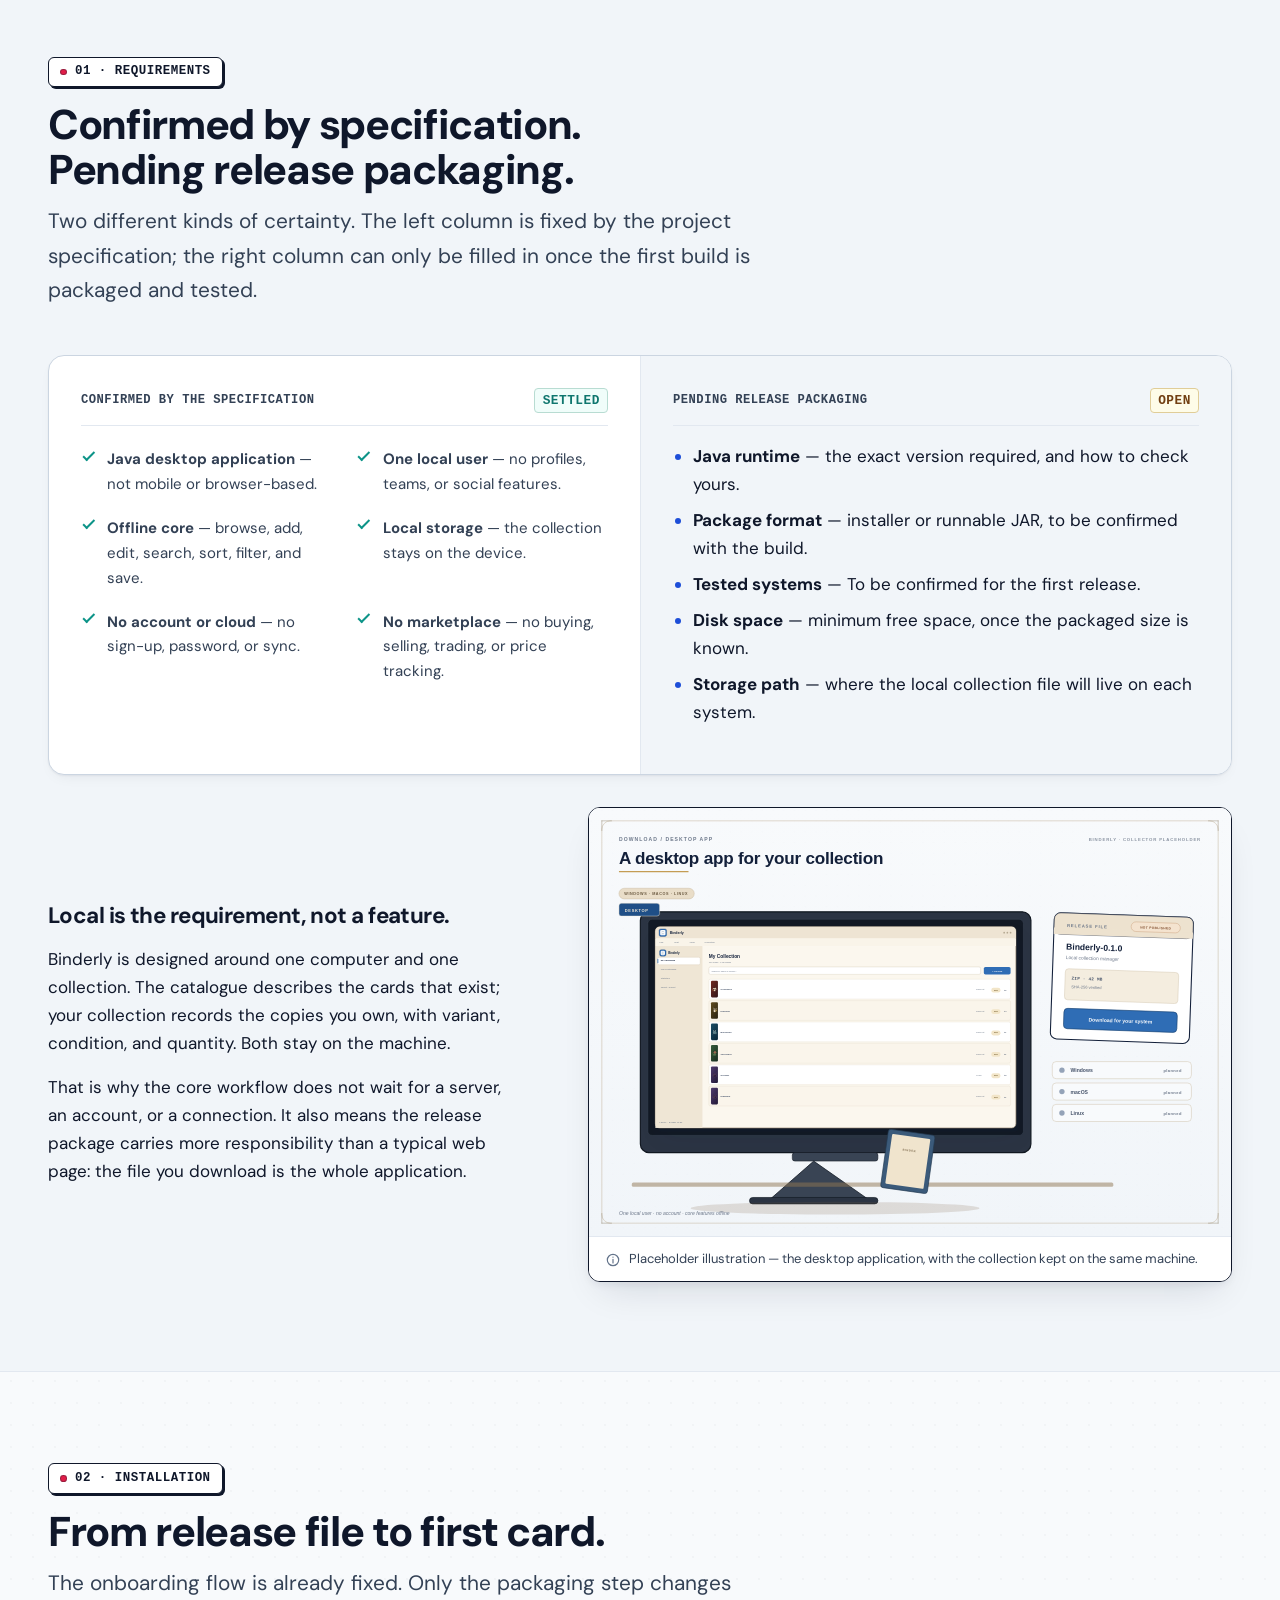
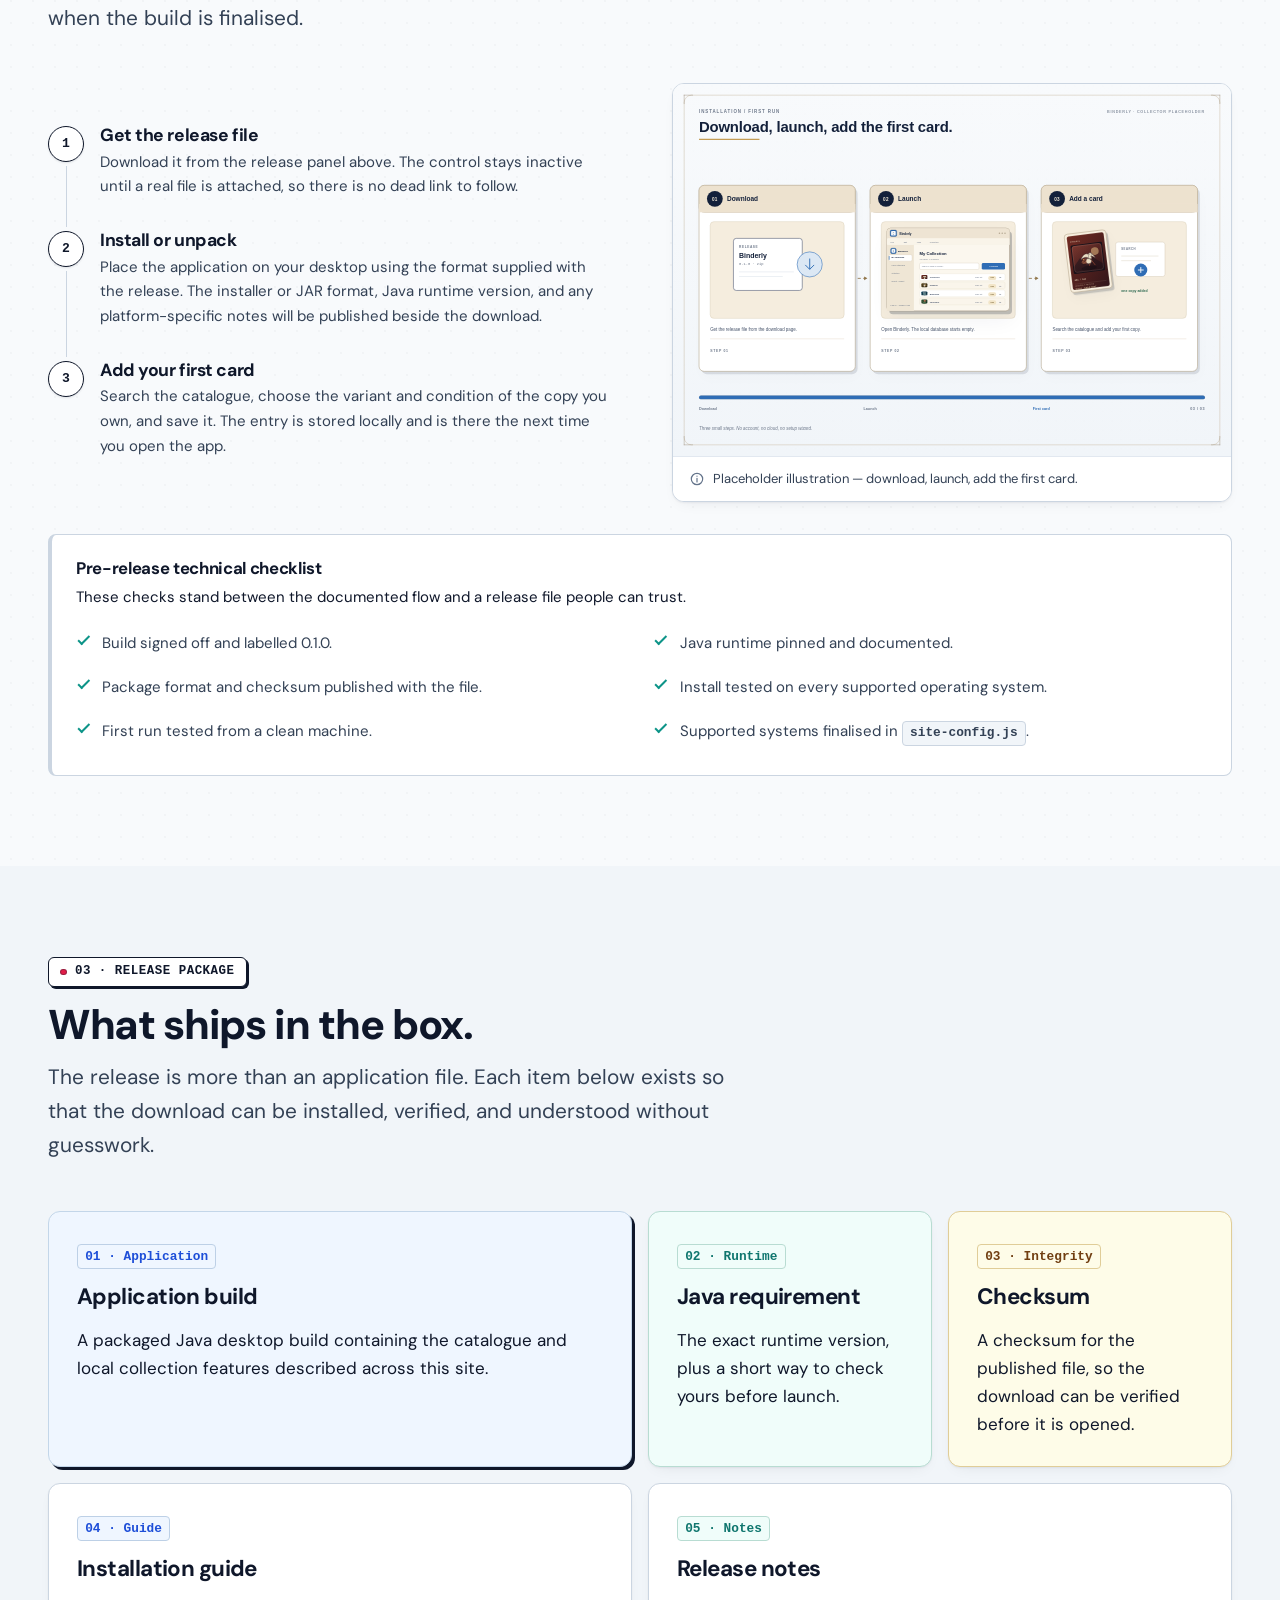
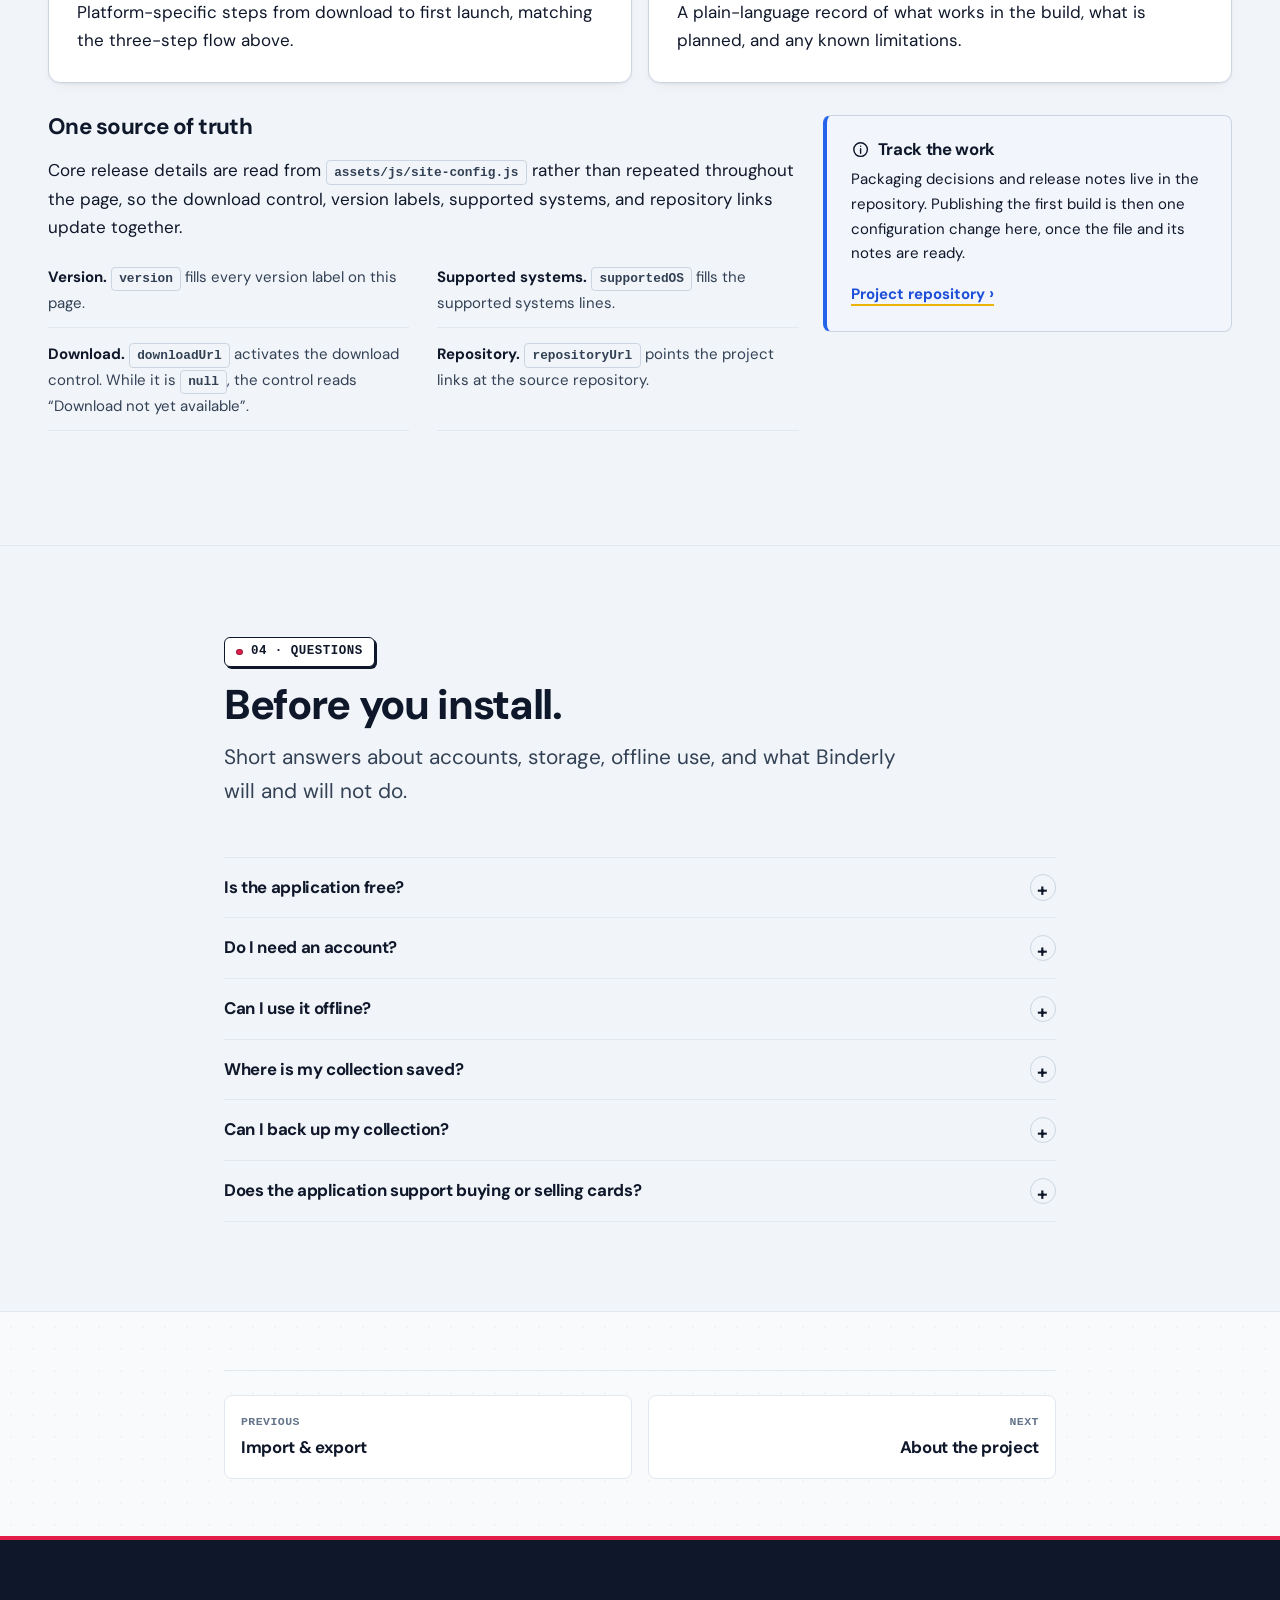
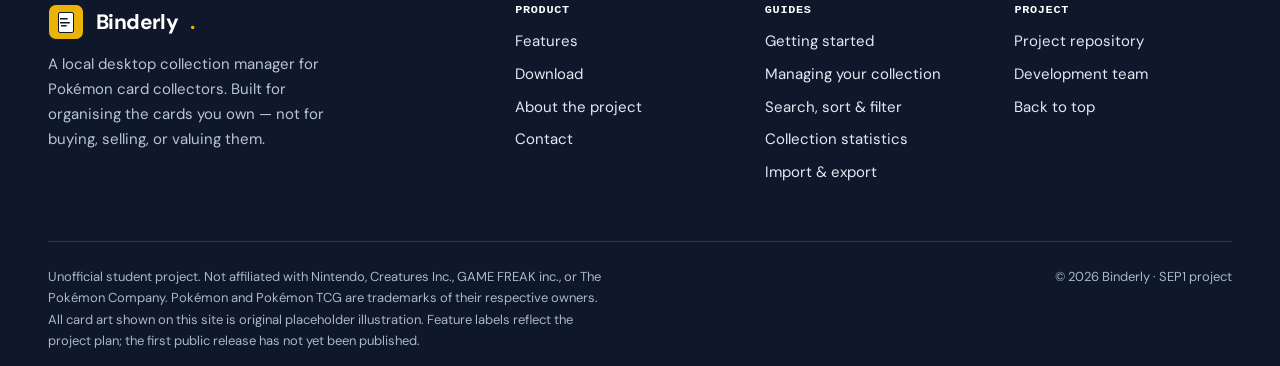
<file: copy/download.html>
<!DOCTYPE html>
<html lang="en">
<head>
  <meta charset="utf-8">
  <meta name="viewport" content="width=device-width, initial-scale=1">
  <title>Download Binderly — release, requirements &amp; packaging</title>
  <meta name="description" content="Release status, confirmed requirements, first-run steps, and packaging details for Binderly, a local Java desktop collection manager for Pokémon cards.">
  <meta name="theme-color" content="#f8fafc">
  <link rel="icon" href="assets/img/favicon.svg" type="image/svg+xml">
  <meta property="og:type" content="website">
  <meta property="og:title" content="Download Binderly — release, requirements &amp; packaging">
  <meta property="og:description" content="What Binderly requires, how the first run works, and what the release package will contain. Version 0.1.0 is the current project version; no public build is attached yet.">
  <meta property="og:image" content="assets/img/og-cover.png">
  <meta name="twitter:card" content="summary_large_image">
  <link rel="stylesheet" href="assets/css/main.css">
  <script src="assets/js/site-config.js" defer></script>
  <script src="assets/js/site.js" defer></script>
</head>
<body>
  <a class="skip-link" href="#main">Skip to main content</a>

  <header class="site-header">
    <div class="container site-header__inner">
      <a class="brand" href="index.html">
        <span class="brand__mark" aria-hidden="true"></span>
        <span data-site-name>Binderly</span><span class="brand__dot" aria-hidden="true">.</span>
      </a>
      <button class="nav-toggle" type="button" aria-expanded="false" aria-controls="site-nav" aria-label="Open navigation">
        <span></span><span></span><span></span>
      </button>
      <nav class="nav" id="site-nav" aria-label="Main">
        <ul class="nav__list">
          <li><a class="nav__link" href="features.html">Features</a></li>
          <li>
            <details class="nav__dropdown">
              <summary class="nav__link">Guides</summary>
              <ul class="nav__submenu">
                <li><a href="getting-started.html">Getting started</a></li>
                <li><a href="managing-your-collection.html">Managing your collection</a></li>
                <li><a href="search-sort-filter.html">Search, sort &amp; filter</a></li>
                <li><a href="statistics.html">Collection statistics</a></li>
                <li><a href="import-export.html">Import &amp; export</a></li>
              </ul>
            </details>
          </li>
          <li><a class="nav__link" href="download.html">Download</a></li>
          <li><a class="nav__link" href="about.html">About</a></li>
          <li><a class="nav__link" href="contact.html">Contact</a></li>
        </ul>
      </nav>
    </div>
  </header>

  <main id="main">
    <section class="page-hero page-hero--mint">
      <div class="container page-hero__inner">
        <div>
          <p class="tab-label">Download</p>
          <h1>Download Binderly</h1>
          <p class="lead">A Java desktop application for the Pokémon cards you own: one local user, no account, and a collection saved on your own computer.</p>
          <p class="hero__note">The specification and first-run flow are documented below. Packaging details follow with the first public build.</p>
          <ul class="inline-list" aria-label="Application architecture">
            <li><span class="mono-tag mono-tag--blue">Java desktop</span></li>
            <li><span class="mono-tag mono-tag--teal">Single local user</span></li>
            <li><span class="mono-tag mono-tag--yellow">Offline core</span></li>
            <li><span class="mono-tag">Local storage</span></li>
            <li><span class="mono-tag">No account or cloud</span></li>
          </ul>
        </div>
        <aside class="page-hero__aside">
          <h2>Release status</h2>
          <p><span class="status status--unavailable">Not yet published</span></p>
          <p>Version <span data-site-version>0.1.0</span> is the current project version, not a downloadable build.</p>
          <p>Supported systems: <span data-supported-os>To be confirmed for the first release</span>.</p>
          <p><a href="#release">See what the release will contain</a></p>
        </aside>
      </div>
    </section>

    <div class="section section--tight">
      <div class="container">
        <nav aria-label="On this page">
          <h2 class="visually-hidden">On this page</h2>
          <ul class="inline-list">
            <li><a href="#download">Release file</a></li>
            <li><a href="#requirements">Requirements</a></li>
            <li><a href="#installation">Installation</a></li>
            <li><a href="#release">Package contents</a></li>
            <li><a href="#faq">Questions</a></li>
          </ul>
        </nav>
      </div>
    </div>

    <section class="section section--tight" id="download" aria-labelledby="download-panel-title">
      <div class="container container--narrow">
        <div class="download-panel">
          <div class="download-panel__head">
            <h2 id="download-panel-title"><span data-site-name>Binderly</span> for desktop</h2>
            <p class="download-panel__version">Version <span data-site-version>0.1.0</span></p>
          </div>
          <p class="lead">One download, one computer, one collection. <span data-site-name>Binderly</span> runs as a desktop application and keeps your entries on the machine it runs on.</p>
          <p>No release file is attached to this page yet. The download control below stays inactive until the project configuration points to a real, verifiable file.</p>
          <div class="download-panel__actions">
            <a class="btn btn--primary btn--large" href="download.html" data-download-cta data-download-label="Download Binderly">Download Binderly</a>
          </div>
          <dl class="download-panel__meta">
            <div>
              <dt>Version</dt>
              <dd><span data-site-version>0.1.0</span></dd>
            </div>
            <div>
              <dt>Supported systems</dt>
              <dd><span data-supported-os>To be confirmed for the first release</span></dd>
            </div>
            <div>
              <dt>Release state</dt>
              <dd>Pre-release</dd>
            </div>
          </dl>
          <h3>Architecture at a glance</h3>
          <ul class="inline-list">
            <li><span class="mono-tag mono-tag--blue">Java desktop application</span></li>
            <li><span class="mono-tag mono-tag--teal">Core features offline</span></li>
            <li><span class="mono-tag mono-tag--yellow">Local storage</span></li>
            <li><span class="mono-tag">Single local user</span></li>
            <li><span class="mono-tag">No account, cloud, or marketplace</span></li>
          </ul>
          <h3 class="mt-6">First-run preview</h3>
          <ol class="workflow-strip">
            <li>
              <h4>Get the file</h4>
              <p>Download the release file from this page once a build is attached.</p>
            </li>
            <li>
              <h4>Launch it locally</h4>
              <p>Open Binderly on your desktop. The core workflow needs no login or connection.</p>
            </li>
            <li>
              <h4>Add a card</h4>
              <p>Search the catalogue, choose the copy you own, and save it to your collection.</p>
            </li>
          </ol>
        </div>
      </div>
    </section>

    <section class="section section--blue" id="requirements" aria-labelledby="requirements-title">
      <div class="container">
        <div class="section-head">
          <div class="section-head__text">
            <span class="tab-label">01 · Requirements</span>
            <h2 id="requirements-title">Confirmed by specification. Pending release packaging.</h2>
            <p>Two different kinds of certainty. The left column is fixed by the project specification; the right column can only be filled in once the first build is packaged and tested.</p>
          </div>
        </div>

        <div class="comparison-split">
          <div class="comparison-split__col">
            <h3 class="comparison-split__head"><span>Confirmed by the specification</span><span class="mono-tag mono-tag--teal">Settled</span></h3>
            <ul class="checklist-grid">
              <li><strong>Java desktop application</strong> — not mobile or browser-based.</li>
              <li><strong>One local user</strong> — no profiles, teams, or social features.</li>
              <li><strong>Offline core</strong> — browse, add, edit, search, sort, filter, and save.</li>
              <li><strong>Local storage</strong> — the collection stays on the device.</li>
              <li><strong>No account or cloud</strong> — no sign-up, password, or sync.</li>
              <li><strong>No marketplace</strong> — no buying, selling, trading, or price tracking.</li>
            </ul>
          </div>
          <div class="comparison-split__col comparison-split__col--muted">
            <h3 class="comparison-split__head"><span>Pending release packaging</span><span class="mono-tag mono-tag--yellow">Open</span></h3>
            <ul>
              <li><strong>Java runtime</strong> — the exact version required, and how to check yours.</li>
              <li><strong>Package format</strong> — installer or runnable JAR, to be confirmed with the build.</li>
              <li><strong>Tested systems</strong> — <span data-supported-os>To be confirmed for the first release</span>.</li>
              <li><strong>Disk space</strong> — minimum free space, once the packaged size is known.</li>
              <li><strong>Storage path</strong> — where the local collection file will live on each system.</li>
            </ul>
          </div>
        </div>

        <div class="split split--media-wide mt-6">
          <div class="split__copy">
            <h3>Local is the requirement, not a feature.</h3>
            <p>Binderly is designed around one computer and one collection. The catalogue describes the cards that exist; your collection records the copies you own, with variant, condition, and quantity. Both stay on the machine.</p>
            <p>That is why the core workflow does not wait for a server, an account, or a connection. It also means the release package carries more responsibility than a typical web page: the file you download is the whole application.</p>
          </div>
          <div class="split__media">
            <figure class="shot shot--outline">
              <img class="shot__img" src="assets/img/placeholders/desktop-download.svg" alt="Placeholder illustration of the Binderly desktop application window with a navigation bar, catalogue, and a grid of collection cards." width="1200" height="800">
              <figcaption class="shot__caption"><span class="icon icon--info" aria-hidden="true"></span>Placeholder illustration — the desktop application, with the collection kept on the same machine.</figcaption>
            </figure>
          </div>
        </div>
      </div>
    </section>

    <section class="section" id="installation" aria-labelledby="installation-title">
      <div class="container">
        <div class="section-head">
          <div class="section-head__text">
            <span class="tab-label">02 · Installation</span>
            <h2 id="installation-title">From release file to first card.</h2>
            <p>The onboarding flow is already fixed. Only the packaging step changes when the build is finalised.</p>
          </div>
        </div>

        <div class="split split--reverse">
          <div class="split__copy">
            <ol class="step-rail">
              <li>
                <h3>Get the release file</h3>
                <p>Download it from the release panel above. The control stays inactive until a real file is attached, so there is no dead link to follow.</p>
              </li>
              <li>
                <h3>Install or unpack</h3>
                <p>Place the application on your desktop using the format supplied with the release. The installer or JAR format, Java runtime version, and any platform-specific notes will be published beside the download.</p>
              </li>
              <li>
                <h3>Add your first card</h3>
                <p>Search the catalogue, choose the variant and condition of the copy you own, and save it. The entry is stored locally and is there the next time you open the app.</p>
              </li>
            </ol>
          </div>
          <div class="split__media">
            <figure class="shot">
              <img class="shot__img" src="assets/img/placeholders/installation.svg" alt="Placeholder illustration of the installation guide in three steps: download the release file, launch the application, and add a first card." width="1200" height="800">
              <figcaption class="shot__caption"><span class="icon icon--info" aria-hidden="true"></span>Placeholder illustration — download, launch, add the first card.</figcaption>
            </figure>
          </div>
        </div>

        <div class="panel panel--plain mt-6">
          <h3 class="panel__title">Pre-release technical checklist</h3>
          <p>These checks stand between the documented flow and a release file people can trust.</p>
          <ul class="checklist-grid">
            <li>Build signed off and labelled <span data-site-version>0.1.0</span>.</li>
            <li>Java runtime pinned and documented.</li>
            <li>Package format and checksum published with the file.</li>
            <li>Install tested on every supported operating system.</li>
            <li>First run tested from a clean machine.</li>
            <li>Supported systems finalised in <code class="code-badge">site-config.js</code>.</li>
          </ul>
        </div>
      </div>
    </section>

    <section class="section section--paper-deep" id="release" aria-labelledby="release-title">
      <div class="container">
        <div class="section-head">
          <div class="section-head__text">
            <span class="tab-label">03 · Release package</span>
            <h2 id="release-title">What ships in the box.</h2>
            <p>The release is more than an application file. Each item below exists so that the download can be installed, verified, and understood without guesswork.</p>
          </div>
        </div>

        <ul class="bento-grid">
          <li class="card card--outline card--tint-blue bento-item--wide">
            <p><span class="mono-tag mono-tag--blue">01 · Application</span></p>
            <h3>Application build</h3>
            <p>A packaged Java desktop build containing the catalogue and local collection features described across this site.</p>
          </li>
          <li class="card card--tint-teal">
            <p><span class="mono-tag mono-tag--teal">02 · Runtime</span></p>
            <h3>Java requirement</h3>
            <p>The exact runtime version, plus a short way to check yours before launch.</p>
          </li>
          <li class="card card--tint-yellow">
            <p><span class="mono-tag mono-tag--yellow">03 · Integrity</span></p>
            <h3>Checksum</h3>
            <p>A checksum for the published file, so the download can be verified before it is opened.</p>
          </li>
          <li class="card bento-item--wide">
            <p><span class="mono-tag mono-tag--blue">04 · Guide</span></p>
            <h3>Installation guide</h3>
            <p>Platform-specific steps from download to first launch, matching the three-step flow above.</p>
          </li>
          <li class="card bento-item--wide">
            <p><span class="mono-tag mono-tag--teal">05 · Notes</span></p>
            <h3>Release notes</h3>
            <p>A plain-language record of what works in the build, what is planned, and any known limitations.</p>
          </li>
        </ul>

        <div class="grid grid--sidebar mt-6">
          <div>
            <h3>One source of truth</h3>
            <p>Core release details are read from <code class="code-badge">assets/js/site-config.js</code> rather than repeated throughout the page, so the download control, version labels, supported systems, and repository links update together.</p>
            <ul class="feature-list">
              <li><span><strong>Version.</strong> <code class="code-badge">version</code> fills every version label on this page.</span></li>
              <li><span><strong>Supported systems.</strong> <code class="code-badge">supportedOS</code> fills the supported systems lines.</span></li>
              <li><span><strong>Download.</strong> <code class="code-badge">downloadUrl</code> activates the download control. While it is <code class="code-badge">null</code>, the control reads “Download not yet available”.</span></li>
              <li><span><strong>Repository.</strong> <code class="code-badge">repositoryUrl</code> points the project links at the source repository.</span></li>
            </ul>
          </div>
          <aside class="panel panel--info">
            <h3 class="panel__title"><span class="icon icon--info" aria-hidden="true"></span>Track the work</h3>
            <p>Packaging decisions and release notes live in the repository. Publishing the first build is then one configuration change here, once the file and its notes are ready.</p>
            <p><a class="text-link" href="https://github.com/alexmark7/hjemmeside" data-repo-link>Project repository</a></p>
          </aside>
        </div>
      </div>
    </section>

    <section class="section section--yellow" id="faq" aria-labelledby="faq-title">
      <div class="container container--narrow">
        <div class="section-head">
          <div class="section-head__text">
            <span class="tab-label">04 · Questions</span>
            <h2 id="faq-title">Before you install.</h2>
            <p>Short answers about accounts, storage, offline use, and what Binderly will and will not do.</p>
          </div>
        </div>
        <div class="faq">
          <details class="faq__item">
            <summary>Is the application free?</summary>
            <div>
              <p>No price, licence, or subscription has been announced. Binderly is a SEP1 university project built as coursework; its terms will be published with the release file.</p>
            </div>
          </details>
          <details class="faq__item">
            <summary>Do I need an account?</summary>
            <div>
              <p>No. There is no sign-up, no profile, and no password. Binderly is designed for one local user on one computer, and everything you record belongs to that local collection.</p>
            </div>
          </details>
          <details class="faq__item">
            <summary>Can I use it offline?</summary>
            <div>
              <p>Yes. The core features are designed to work without an internet connection: browsing the catalogue, adding and editing entries, searching, sorting, filtering, and saving to local storage.</p>
            </div>
          </details>
          <details class="faq__item">
            <summary>Where is my collection saved?</summary>
            <div>
              <p>On the device where the application runs. The collection is stored locally rather than in the cloud, so it stays with that computer and is not shared with anyone else. The exact storage path will be documented with the release.</p>
            </div>
          </details>
          <details class="faq__item">
            <summary>Can I back up my collection?</summary>
            <div>
              <p>Not yet. <span class="status status--planned" data-feature-status="importExport">Planned</span> Export and import are planned: an export would write your collection to a backup file, and an import would restore it after a clear confirmation. The <a href="import-export.html">import &amp; export guide</a> describes the intended workflow. Until the feature is implemented, Binderly has no backup or restore option.</p>
            </div>
          </details>
          <details class="faq__item">
            <summary>Does the application support buying or selling cards?</summary>
            <div>
              <p>No. Binderly has no marketplace, no trading, and no buying or selling. It also does not estimate card values or track prices. It records the cards you already own, described by set, number, type, stage, condition, and variant.</p>
            </div>
          </details>
        </div>
      </div>
    </section>

    <section class="section section--tight">
      <div class="container container--narrow">
        <nav class="page-nav" aria-label="Page navigation">
          <a href="import-export.html">
            <span>Previous</span>
            <strong>Import &amp; export</strong>
          </a>
          <a href="about.html">
            <span>Next</span>
            <strong>About the project</strong>
          </a>
        </nav>
      </div>
    </section>
  </main>

  <footer class="site-footer">
    <div class="container footer__grid">
      <div class="footer__brand">
        <a class="brand" href="index.html">
          <span class="brand__mark" aria-hidden="true"></span>
          <span data-site-name>Binderly</span><span class="brand__dot" aria-hidden="true">.</span>
        </a>
        <p>A local desktop collection manager for Pokémon card collectors. Built for organising the cards you own — not for buying, selling, or valuing them.</p>
      </div>
      <div class="footer__col">
        <h2>Product</h2>
        <ul>
          <li><a href="features.html">Features</a></li>
          <li><a href="download.html">Download</a></li>
          <li><a href="about.html">About the project</a></li>
          <li><a href="contact.html">Contact</a></li>
        </ul>
      </div>
      <div class="footer__col">
        <h2>Guides</h2>
        <ul>
          <li><a href="getting-started.html">Getting started</a></li>
          <li><a href="managing-your-collection.html">Managing your collection</a></li>
          <li><a href="search-sort-filter.html">Search, sort &amp; filter</a></li>
          <li><a href="statistics.html">Collection statistics</a></li>
          <li><a href="import-export.html">Import &amp; export</a></li>
        </ul>
      </div>
      <div class="footer__col">
        <h2>Project</h2>
        <ul>
          <li><a href="https://github.com/alexmark7/hjemmeside" data-repo-link>Project repository</a></li>
          <li><a href="about.html#team">Development team</a></li>
          <li><a href="#main">Back to top</a></li>
        </ul>
      </div>
    </div>
    <div class="container footer__bottom">
      <p>Unofficial student project. Not affiliated with Nintendo, Creatures Inc., GAME FREAK inc., or The Pokémon Company. Pokémon and Pokémon TCG are trademarks of their respective owners. All card art shown on this site is original placeholder illustration. Feature labels reflect the project plan; the first public release has not yet been published.</p>
      <p>© <span data-year>2026</span> <span data-site-name>Binderly</span> · SEP1 project</p>
    </div>
  </footer>
</body>
</html>
</file>
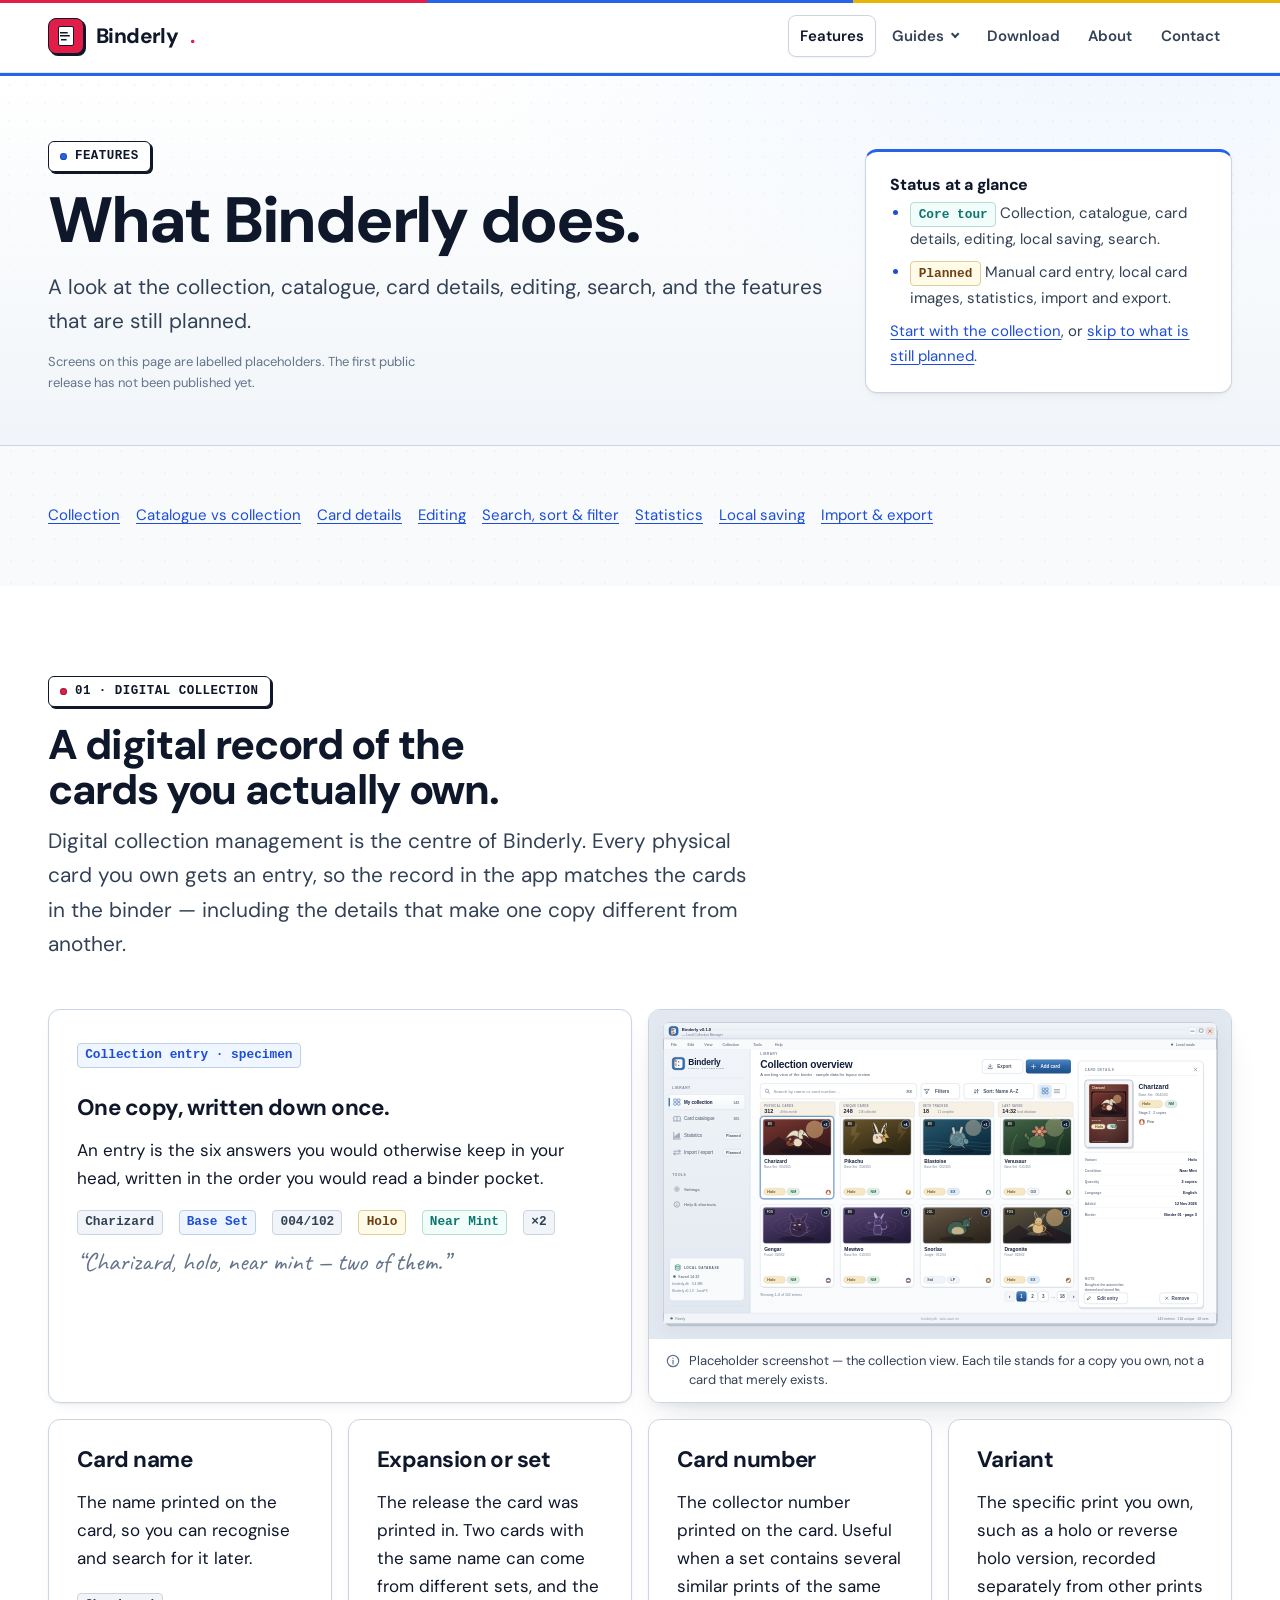
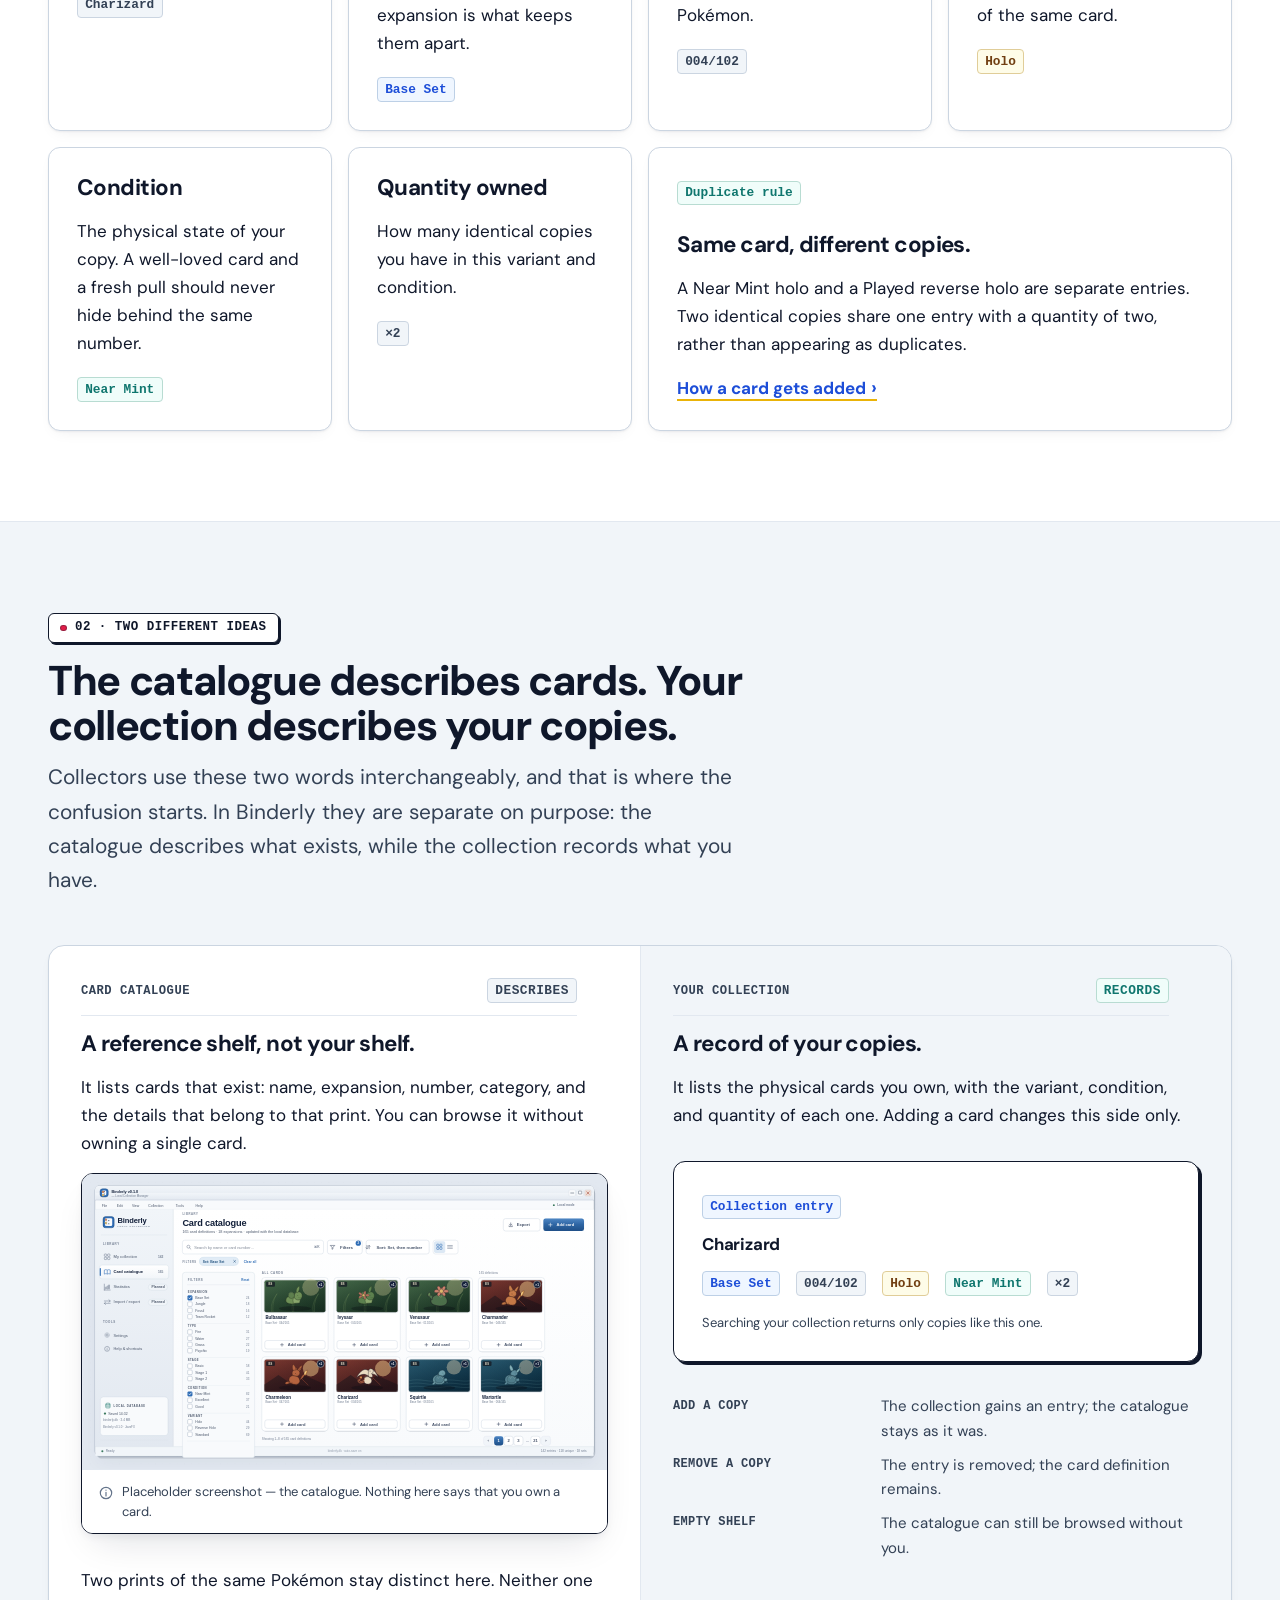
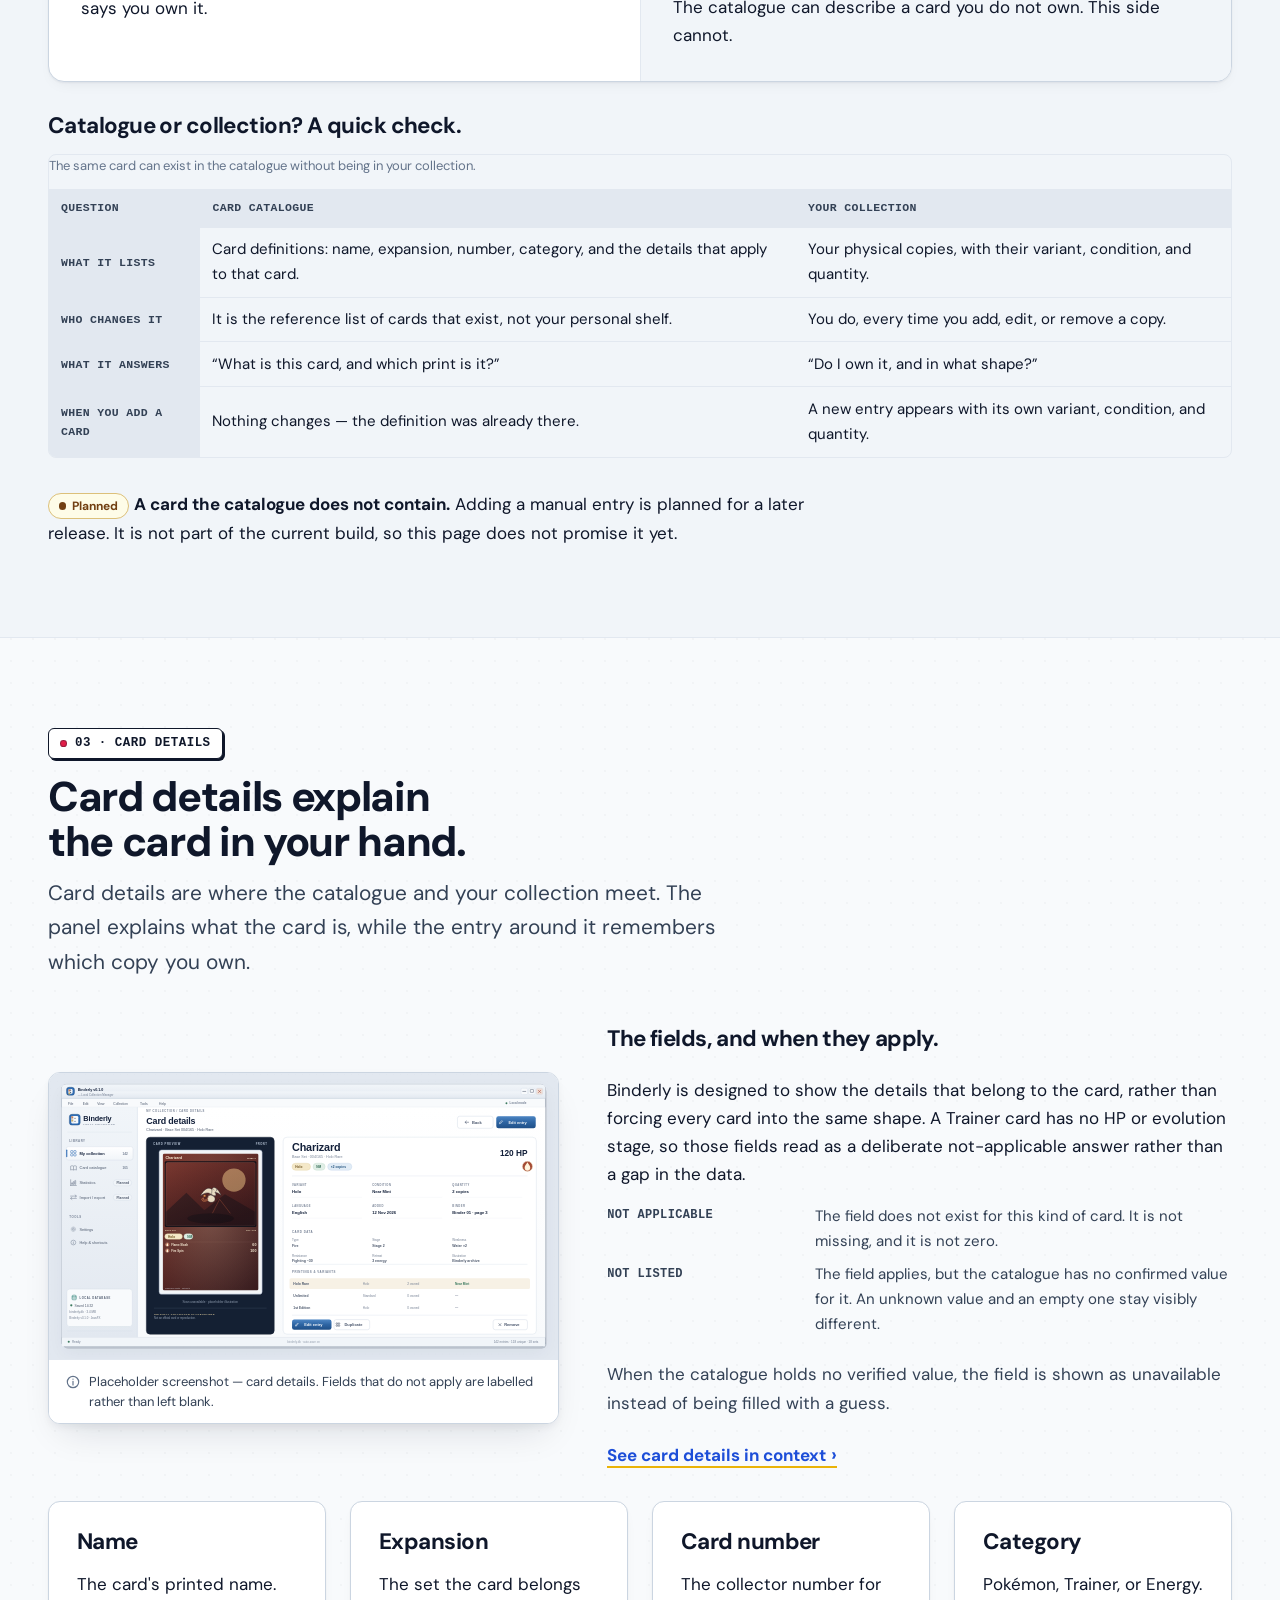
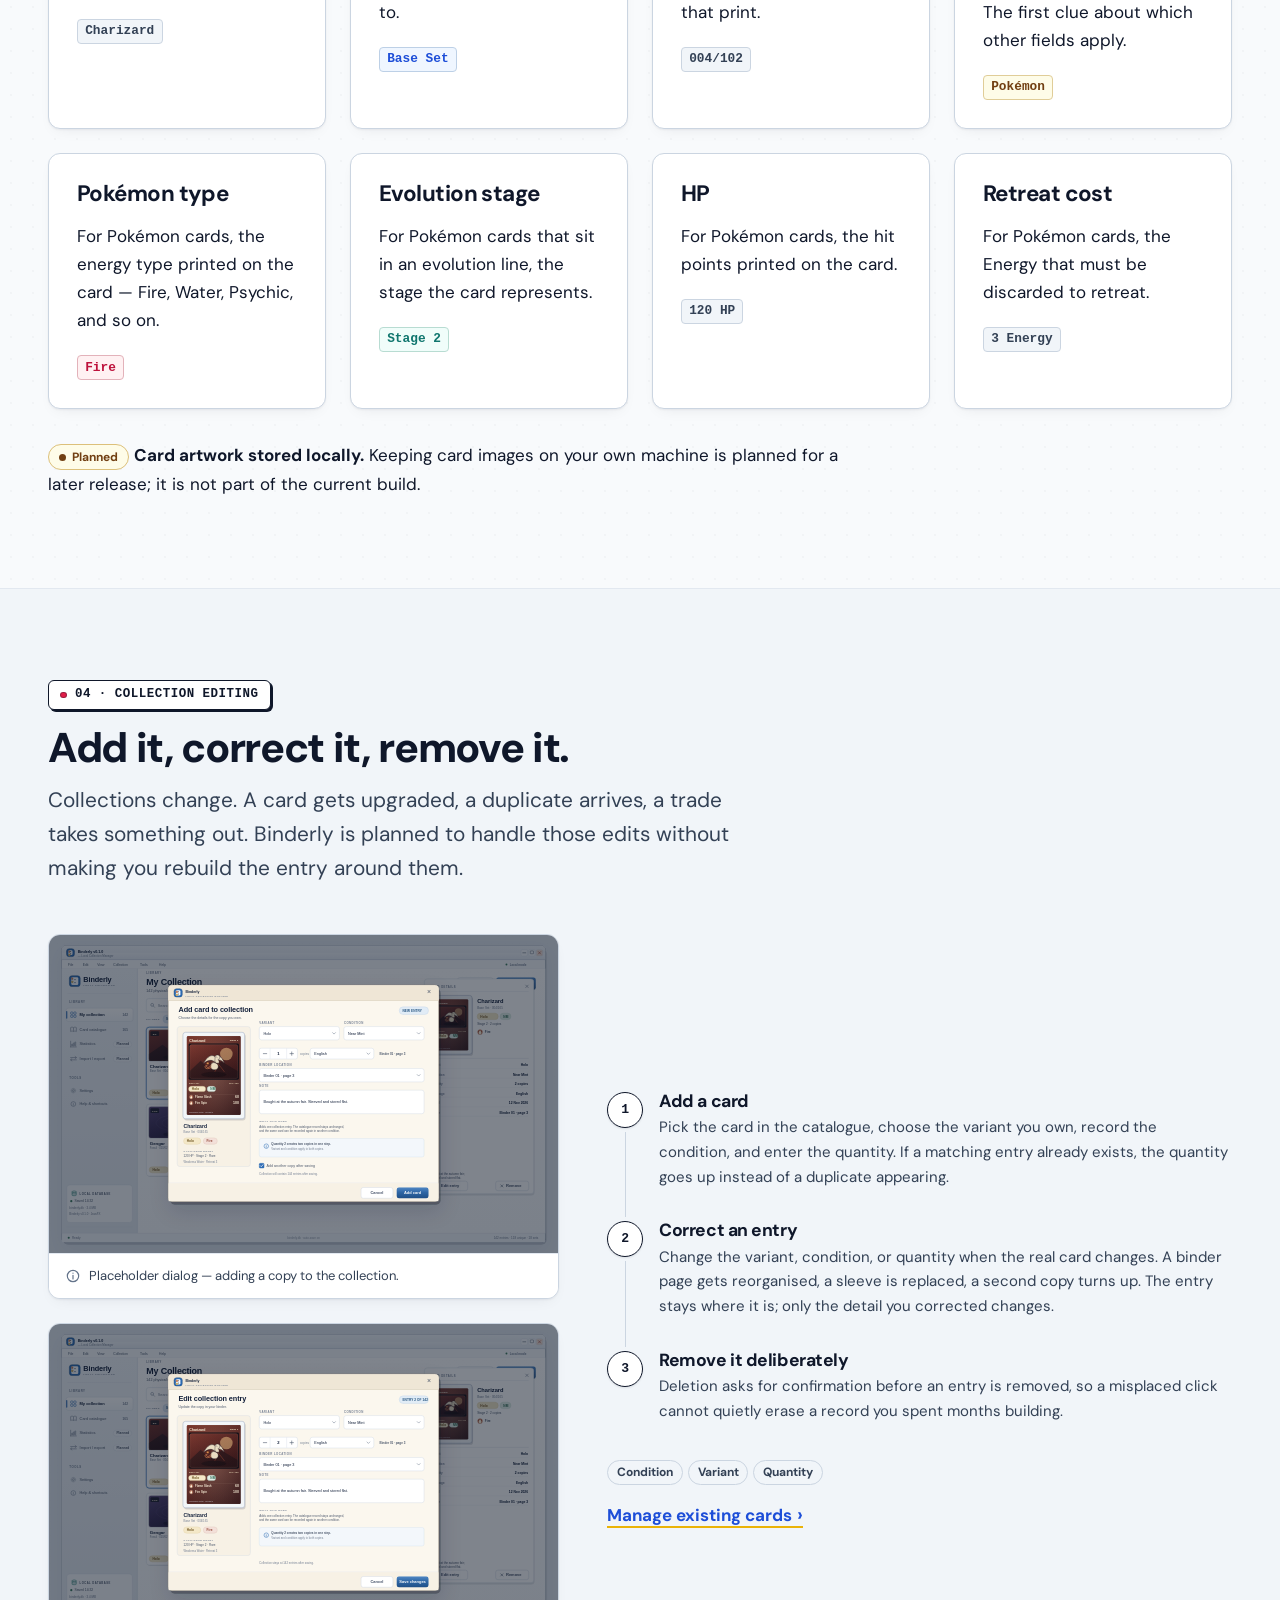
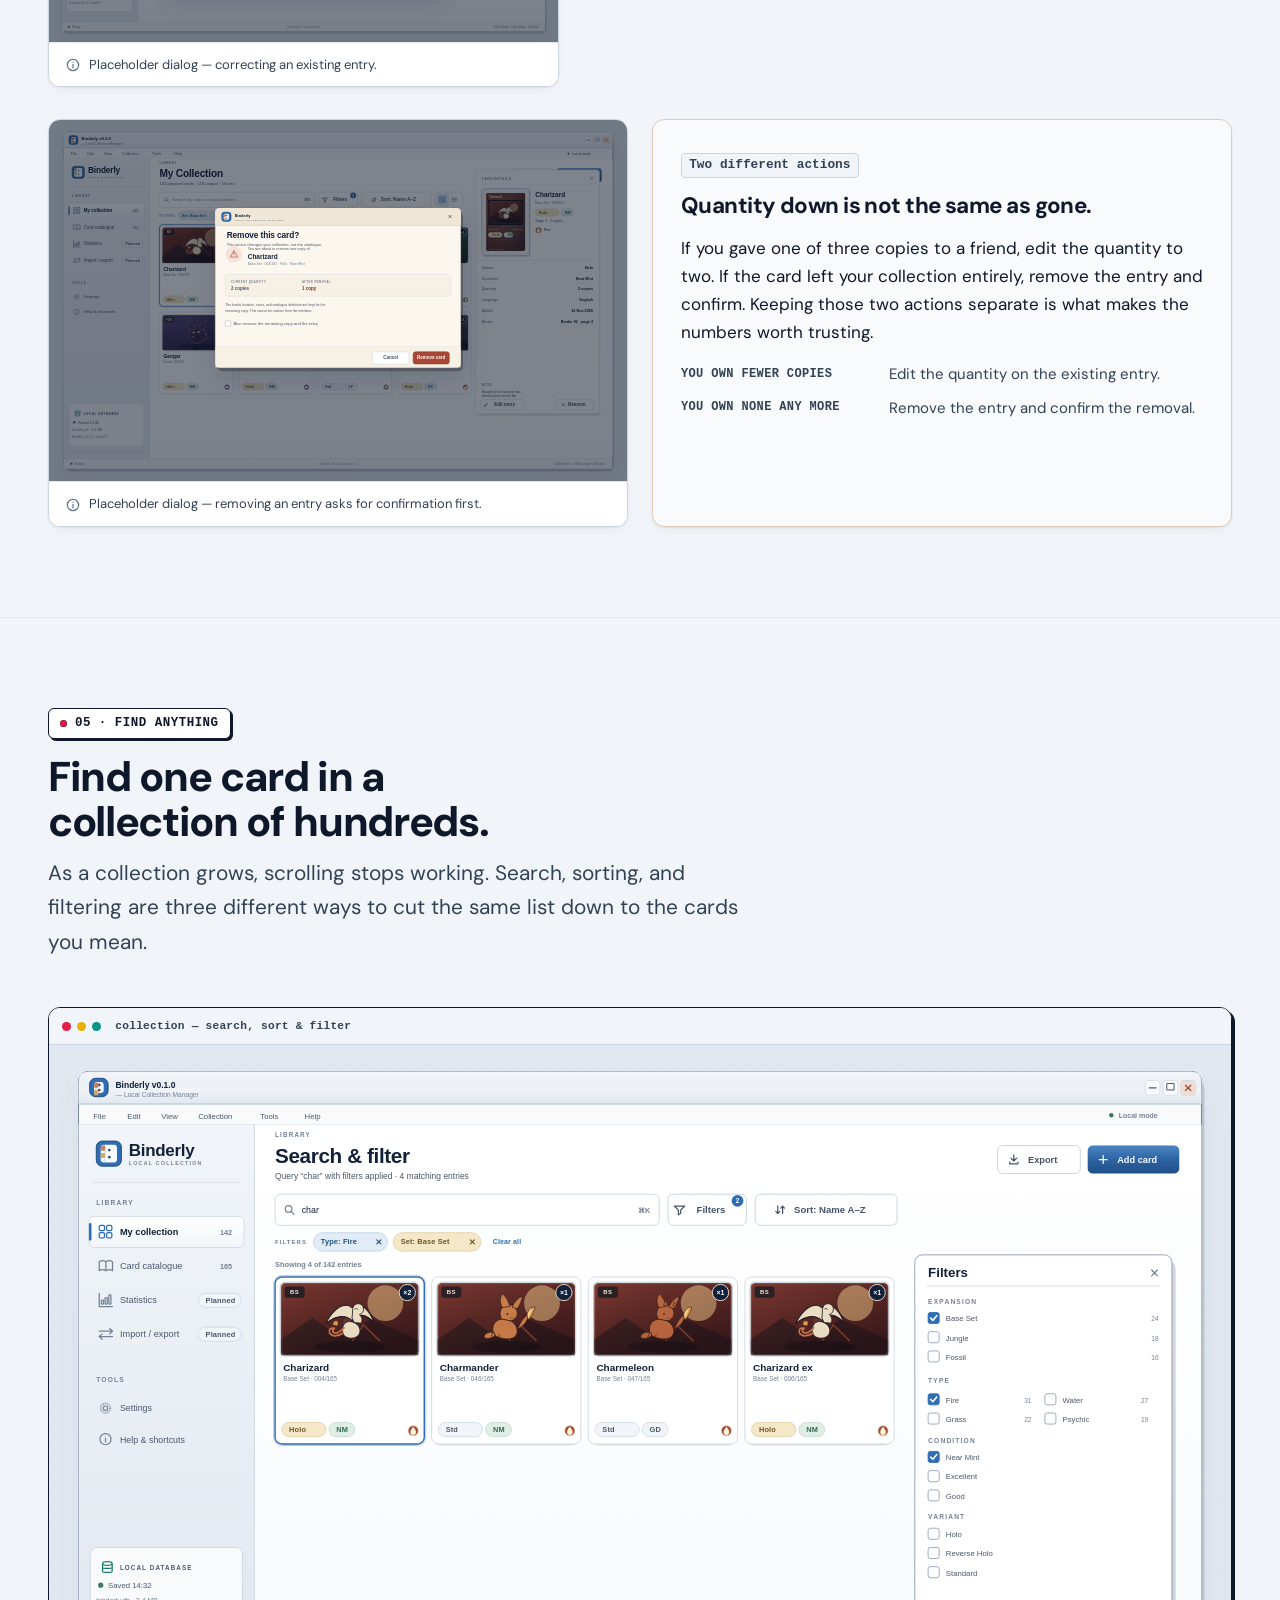
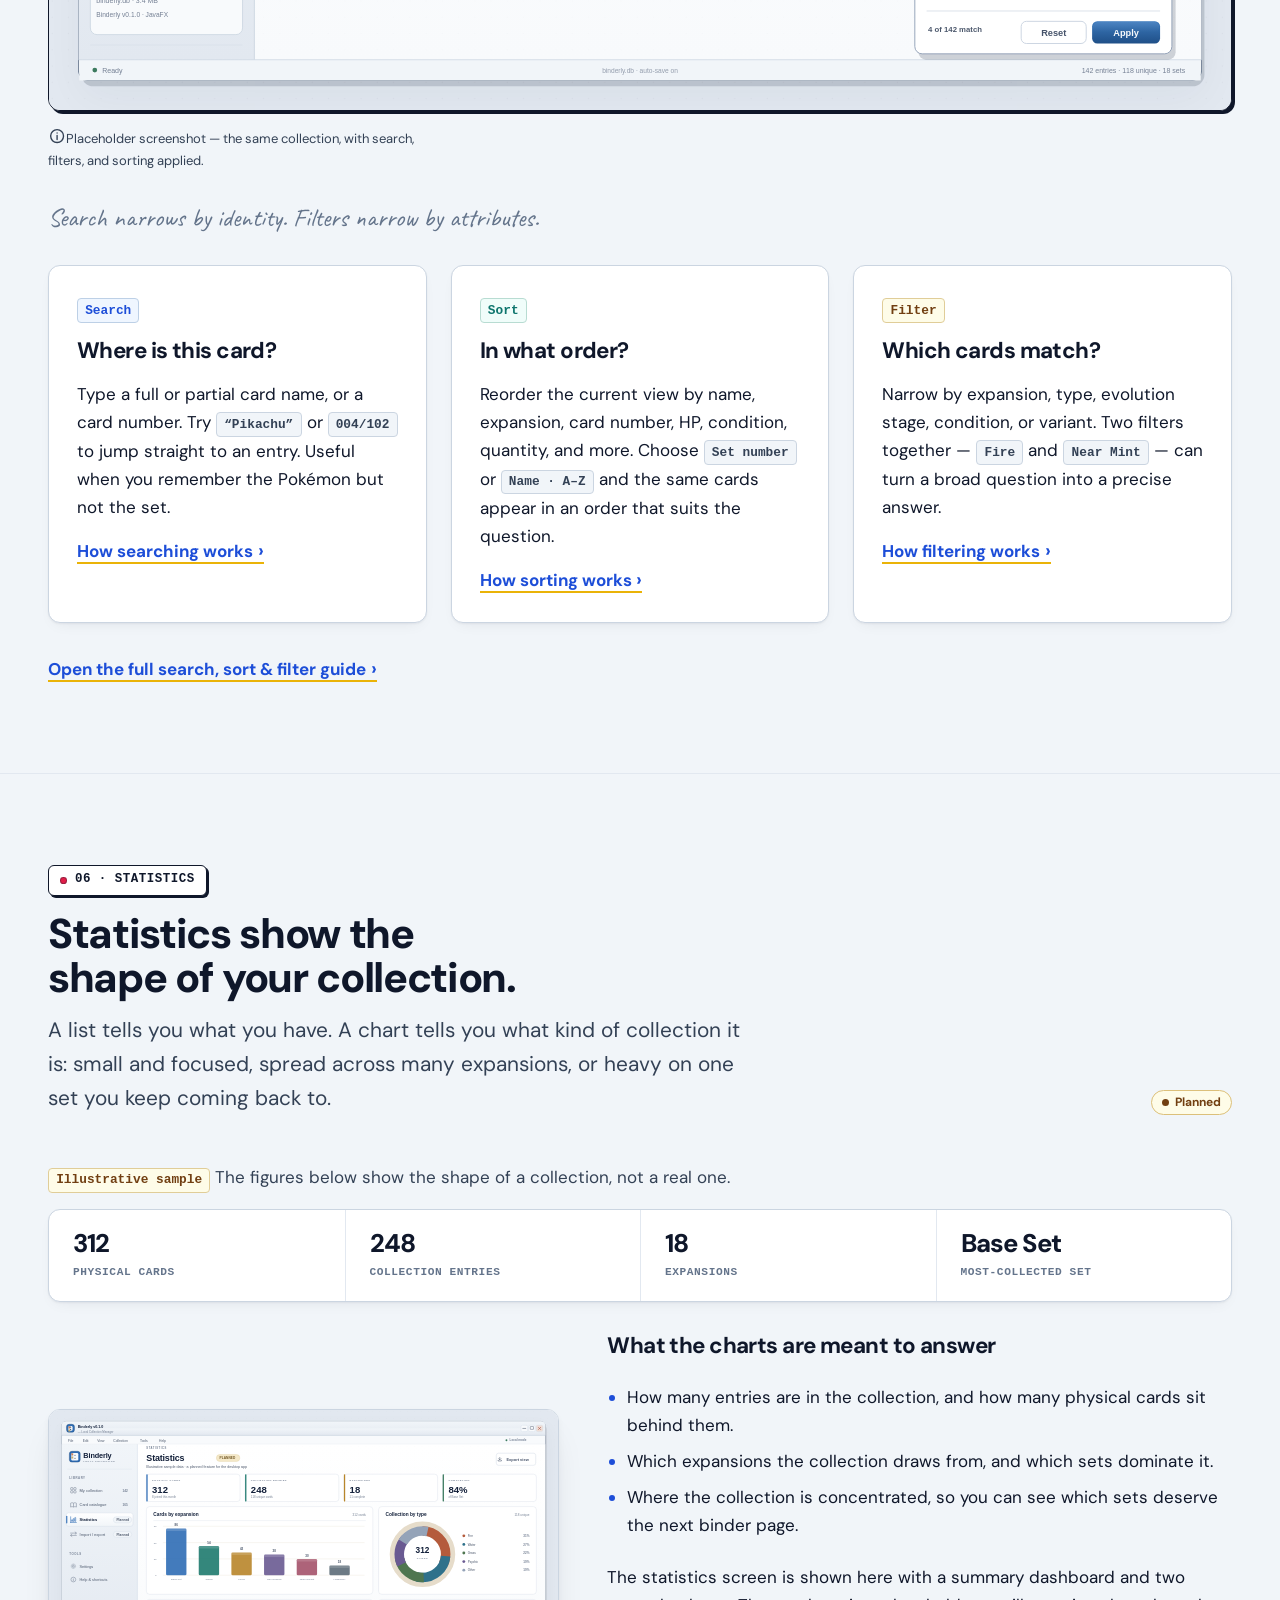
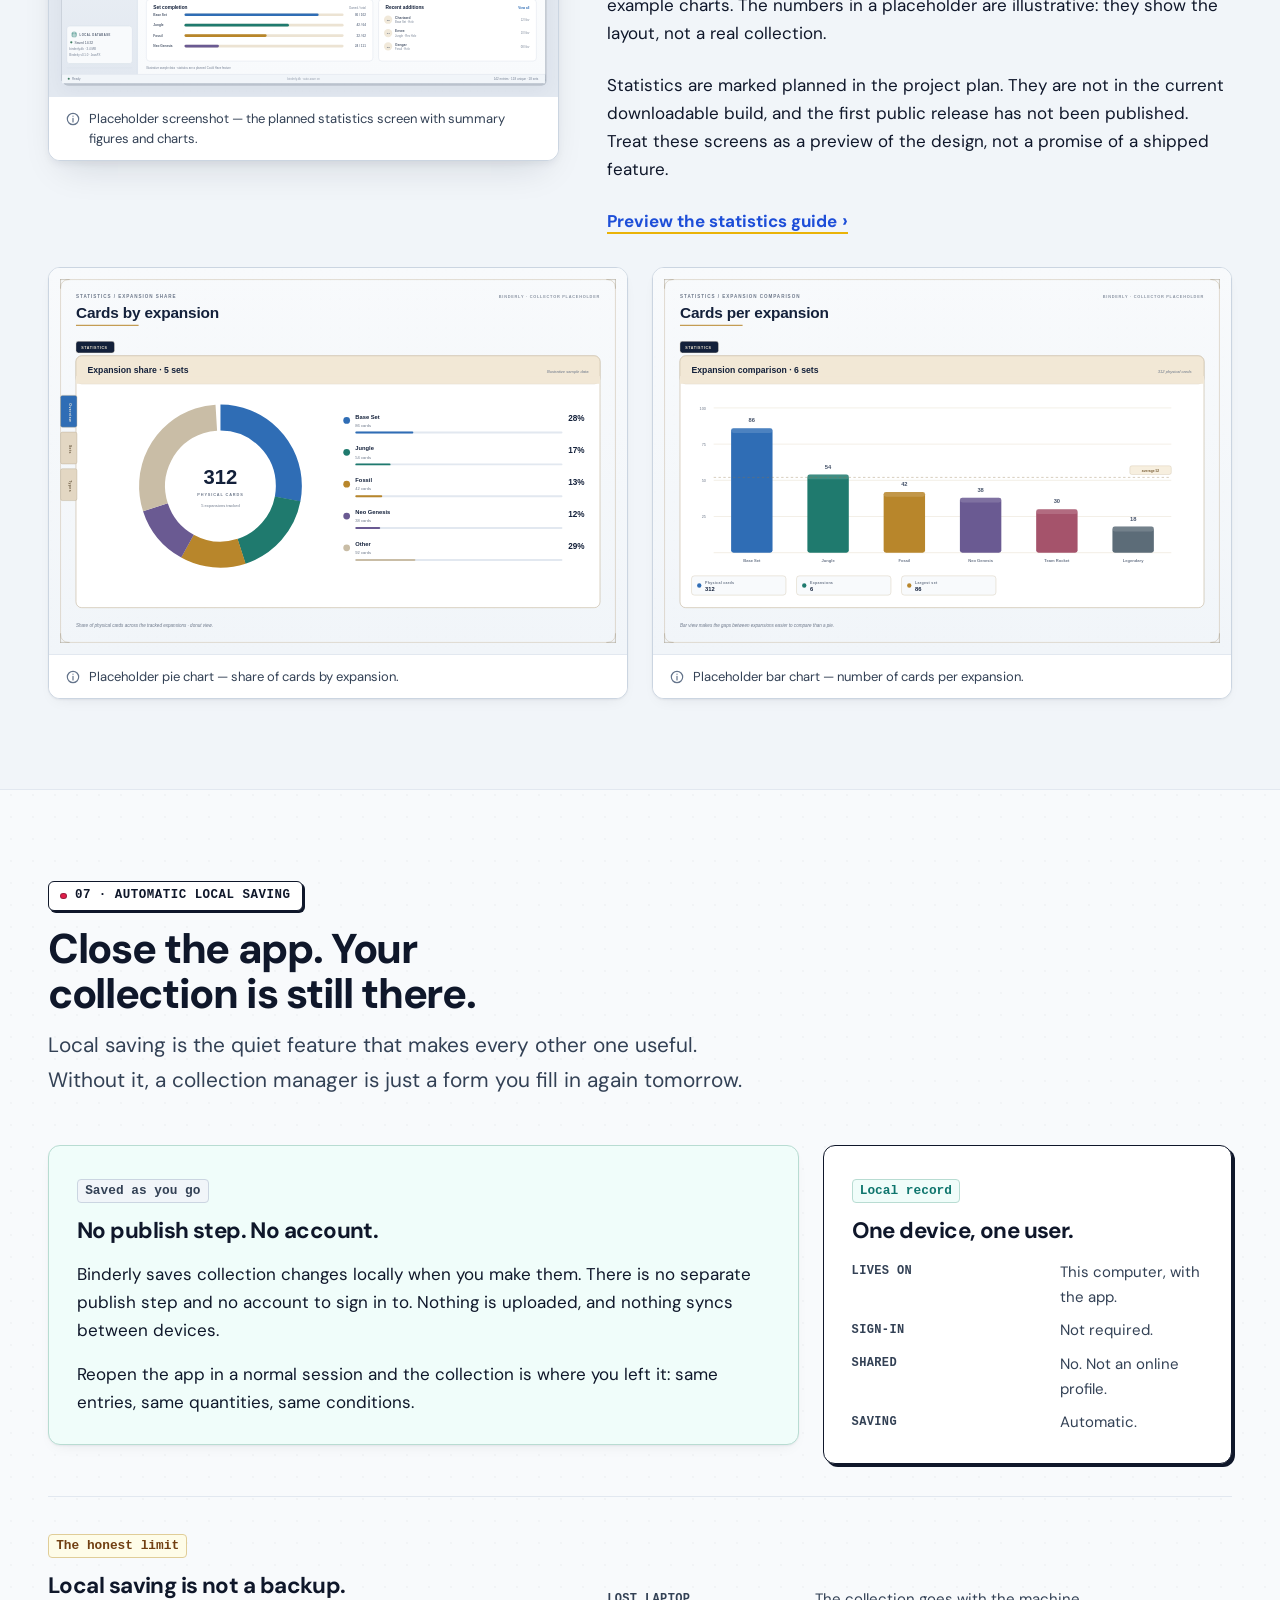
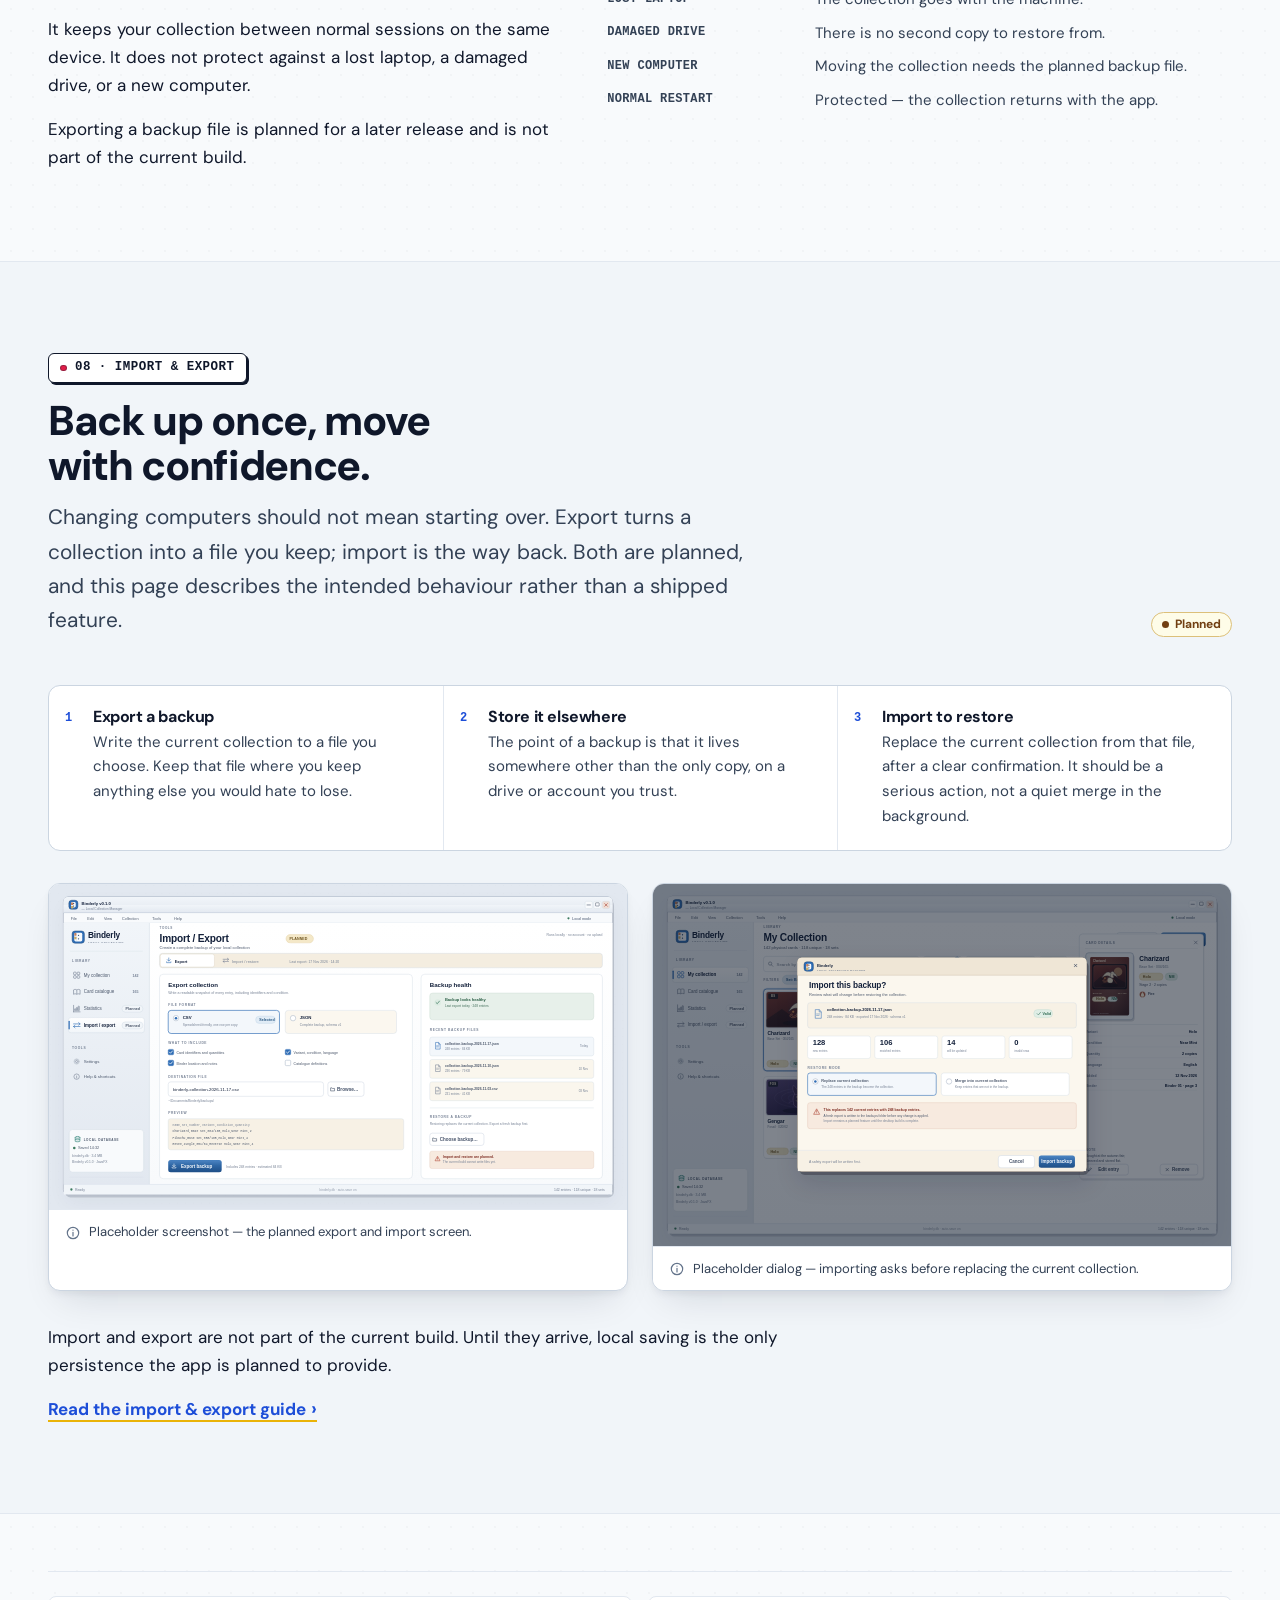
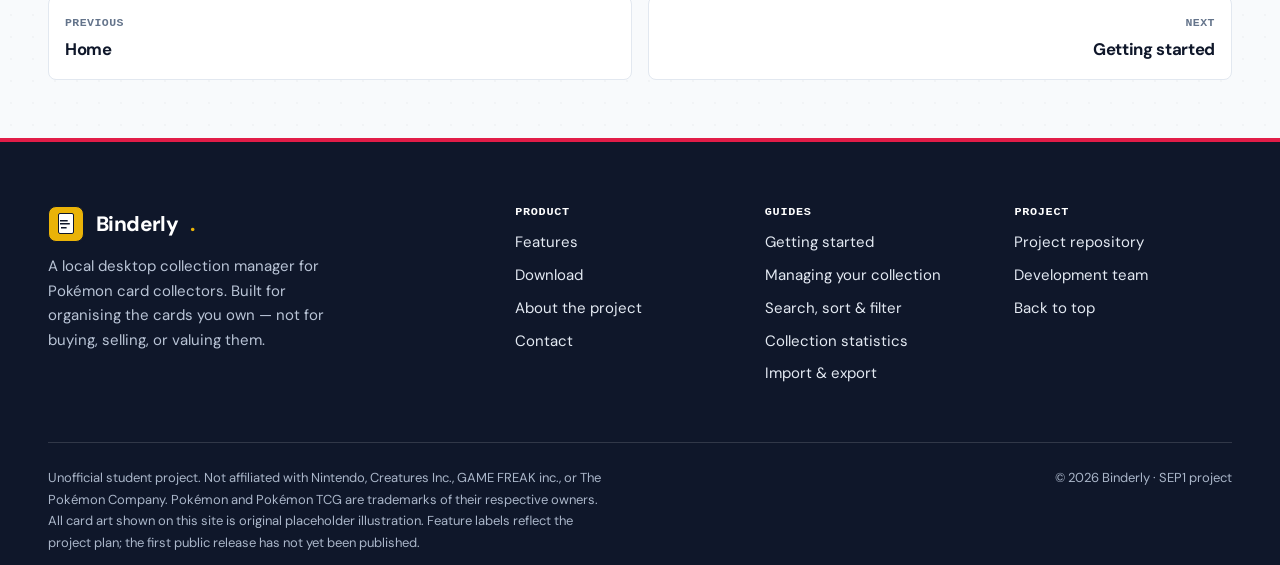
<file: copy/features.html>
<!DOCTYPE html>
<html lang="en">
<head>
  <meta charset="utf-8">
  <meta name="viewport" content="width=device-width, initial-scale=1">
  <title>Features — What Binderly does, and what is still planned</title>
  <meta name="description" content="A guided tour of Binderly: the digital collection, the separate card catalogue, card details, editing, search, sorting, filtering, local saving, and the statistics and backup features that are still planned.">
  <meta name="theme-color" content="#f8fafc">
  <link rel="icon" href="assets/img/favicon.svg" type="image/svg+xml">
  <meta property="og:type" content="website">
  <meta property="og:title" content="Features — What Binderly does, and what is still planned">
  <meta property="og:description" content="See how Binderly records the Pokémon cards you own, why the catalogue is separate from your collection, and which features are not in the current build.">
  <meta property="og:image" content="assets/img/og-cover.png">
  <meta name="twitter:card" content="summary_large_image">
  <link rel="stylesheet" href="assets/css/main.css">
  <script src="assets/js/site-config.js" defer></script>
  <script src="assets/js/site.js" defer></script>
</head>
<body>
  <a class="skip-link" href="#main">Skip to main content</a>

  <header class="site-header">
    <div class="container site-header__inner">
      <a class="brand" href="index.html">
        <span class="brand__mark" aria-hidden="true"></span>
        <span data-site-name>Binderly</span><span class="brand__dot" aria-hidden="true">.</span>
      </a>
      <button class="nav-toggle" type="button" aria-expanded="false" aria-controls="site-nav" aria-label="Open navigation">
        <span></span><span></span><span></span>
      </button>
      <nav class="nav" id="site-nav" aria-label="Main">
        <ul class="nav__list">
          <li><a class="nav__link" href="features.html">Features</a></li>
          <li>
            <details class="nav__dropdown">
              <summary class="nav__link">Guides</summary>
              <ul class="nav__submenu">
                <li><a href="getting-started.html">Getting started</a></li>
                <li><a href="managing-your-collection.html">Managing your collection</a></li>
                <li><a href="search-sort-filter.html">Search, sort &amp; filter</a></li>
                <li><a href="statistics.html">Collection statistics</a></li>
                <li><a href="import-export.html">Import &amp; export</a></li>
              </ul>
            </details>
          </li>
          <li><a class="nav__link" href="download.html">Download</a></li>
          <li><a class="nav__link" href="about.html">About</a></li>
          <li><a class="nav__link" href="contact.html">Contact</a></li>
        </ul>
      </nav>
    </div>
  </header>

  <main id="main">
    <section class="page-hero page-hero--sky" aria-labelledby="features-title">
      <div class="container page-hero__inner">
        <div>
          <span class="tab-label">Features</span>
          <h1 id="features-title">What Binderly does.</h1>
          <p class="lead">A look at the collection, catalogue, card details, editing, search, and the features that are still planned.</p>
          <p class="hero__note">Screens on this page are labelled placeholders. The first public release has not been published yet.</p>
        </div>
        <aside class="page-hero__aside">
          <h2>Status at a glance</h2>
          <ul>
            <li><span class="mono-tag mono-tag--teal">Core tour</span> Collection, catalogue, card details, editing, local saving, search.</li>
            <li><span class="mono-tag mono-tag--yellow">Planned</span> Manual card entry, local card images, statistics, import and export.</li>
          </ul>
          <p><a href="#collection">Start with the collection</a>, or <a href="#import-export">skip to what is still planned</a>.</p>
        </aside>
      </div>
    </section>

    <div class="section section--tight">
      <div class="container">
        <nav aria-label="On this page">
          <h2 class="visually-hidden">On this page</h2>
          <ul class="inline-list">
            <li><a href="#collection">Collection</a></li>
            <li><a href="#catalogue">Catalogue vs collection</a></li>
            <li><a href="#card-details">Card details</a></li>
            <li><a href="#editing">Editing</a></li>
            <li><a href="#search-sort-filter">Search, sort &amp; filter</a></li>
            <li><a href="#statistics">Statistics</a></li>
            <li><a href="#local-saving">Local saving</a></li>
            <li><a href="#import-export">Import &amp; export</a></li>
          </ul>
        </nav>
      </div>
    </div>

    <section class="section section--paper-raised" id="collection" aria-labelledby="collection-title">
      <div class="container">
        <div class="section-head">
          <div class="section-head__text">
            <span class="tab-label">01 · Digital collection</span>
            <h2 id="collection-title">A digital record of the cards you actually own.</h2>
            <p>Digital collection management is the centre of Binderly. Every physical card you own gets an entry, so the record in the app matches the cards in the binder — including the details that make one copy different from another.</p>
          </div>
        </div>

        <ul class="bento-grid">
          <li class="card bento-item--wide">
            <div class="stack--tight">
              <p class="mono-tag mono-tag--blue">Collection entry · specimen</p>
              <h3>One copy, written down once.</h3>
              <p>An entry is the six answers you would otherwise keep in your head, written in the order you would read a binder pocket.</p>
              <ul class="inline-list">
                <li><span class="mono-tag">Charizard</span></li>
                <li><span class="mono-tag mono-tag--blue">Base Set</span></li>
                <li><span class="mono-tag">004/102</span></li>
                <li><span class="mono-tag mono-tag--yellow">Holo</span></li>
                <li><span class="mono-tag mono-tag--teal">Near Mint</span></li>
                <li><span class="mono-tag">×2</span></li>
              </ul>
              <p class="hand">“Charizard, holo, near mint — two of them.”</p>
            </div>
          </li>
          <li class="bento-item--wide">
            <figure class="shot shot--raised">
              <img class="shot__img" src="assets/img/placeholders/collection-dashboard.svg" alt="Placeholder screenshot of Binderly's collection screen, with card tiles on the left and a details panel on the right." width="1600" height="900">
              <figcaption class="shot__caption"><span class="icon icon--info" aria-hidden="true"></span>Placeholder screenshot — the collection view. Each tile stands for a copy you own, not a card that merely exists.</figcaption>
            </figure>
          </li>
          <li class="card">
            <h3>Card name</h3>
            <p>The name printed on the card, so you can recognise and search for it later.</p>
            <p><span class="mono-tag">Charizard</span></p>
          </li>
          <li class="card">
            <h3>Expansion or set</h3>
            <p>The release the card was printed in. Two cards with the same name can come from different sets, and the expansion is what keeps them apart.</p>
            <p><span class="mono-tag mono-tag--blue">Base Set</span></p>
          </li>
          <li class="card">
            <h3>Card number</h3>
            <p>The collector number printed on the card. Useful when a set contains several similar prints of the same Pokémon.</p>
            <p><span class="mono-tag">004/102</span></p>
          </li>
          <li class="card">
            <h3>Variant</h3>
            <p>The specific print you own, such as a holo or reverse holo version, recorded separately from other prints of the same card.</p>
            <p><span class="mono-tag mono-tag--yellow">Holo</span></p>
          </li>
          <li class="card">
            <h3>Condition</h3>
            <p>The physical state of your copy. A well-loved card and a fresh pull should never hide behind the same number.</p>
            <p><span class="mono-tag mono-tag--teal">Near Mint</span></p>
          </li>
          <li class="card">
            <h3>Quantity owned</h3>
            <p>How many identical copies you have in this variant and condition.</p>
            <p><span class="mono-tag">×2</span></p>
          </li>
          <li class="card bento-item--wide">
            <div class="stack--tight">
              <p class="mono-tag mono-tag--teal">Duplicate rule</p>
              <h3>Same card, different copies.</h3>
              <p>A Near Mint holo and a Played reverse holo are separate entries. Two identical copies share one entry with a quantity of two, rather than appearing as duplicates.</p>
              <p><a class="text-link" href="managing-your-collection.html#adding-cards">How a card gets added</a></p>
            </div>
          </li>
        </ul>
      </div>
    </section>

    <section class="section section--blue" id="catalogue" aria-labelledby="catalogue-title">
      <div class="container">
        <div class="section-head">
          <div class="section-head__text">
            <span class="tab-label">02 · Two different ideas</span>
            <h2 id="catalogue-title">The catalogue describes cards. Your collection describes your copies.</h2>
            <p>Collectors use these two words interchangeably, and that is where the confusion starts. In Binderly they are separate on purpose: the catalogue describes what exists, while the collection records what you have.</p>
          </div>
        </div>

        <div class="comparison-split">
          <div class="comparison-split__col">
            <p class="comparison-split__head">Card catalogue <span class="mono-tag">Describes</span></p>
            <h3>A reference shelf, not your shelf.</h3>
            <p>It lists cards that exist: name, expansion, number, category, and the details that belong to that print. You can browse it without owning a single card.</p>
            <figure class="shot shot--outline mt-6">
              <img class="shot__img" src="assets/img/placeholders/card-catalogue.svg" alt="Placeholder screenshot of the card catalogue with a search field and a list of card definitions." width="1600" height="900">
              <figcaption class="shot__caption"><span class="icon icon--info" aria-hidden="true"></span>Placeholder screenshot — the catalogue. Nothing here says that you own a card.</figcaption>
            </figure>
            <p class="mt-6">Two prints of the same Pokémon stay distinct here. Neither one says you own it.</p>
          </div>
          <div class="comparison-split__col comparison-split__col--muted">
            <p class="comparison-split__head">Your collection <span class="mono-tag mono-tag--teal">Records</span></p>
            <h3>A record of your copies.</h3>
            <p>It lists the physical cards you own, with the variant, condition, and quantity of each one. Adding a card changes this side only.</p>
            <div class="card card--outline mt-6">
              <p class="mono-tag mono-tag--blue">Collection entry</p>
              <h4>Charizard</h4>
              <ul class="inline-list">
                <li><span class="mono-tag mono-tag--blue">Base Set</span></li>
                <li><span class="mono-tag">004/102</span></li>
                <li><span class="mono-tag mono-tag--yellow">Holo</span></li>
                <li><span class="mono-tag mono-tag--teal">Near Mint</span></li>
                <li><span class="mono-tag">×2</span></li>
              </ul>
              <p class="hero__note">Searching your collection returns only copies like this one.</p>
            </div>
            <div class="mt-6">
              <dl class="spec-list">
                <dt>Add a copy</dt>
                <dd>The collection gains an entry; the catalogue stays as it was.</dd>
                <dt>Remove a copy</dt>
                <dd>The entry is removed; the card definition remains.</dd>
                <dt>Empty shelf</dt>
                <dd>The catalogue can still be browsed without you.</dd>
              </dl>
            </div>
            <p class="mt-6">The catalogue can describe a card you do not own. This side cannot.</p>
          </div>
        </div>

        <div class="mt-6">
          <h3>Catalogue or collection? A quick check.</h3>
          <div class="table-wrap">
            <table class="data-table">
              <caption>The same card can exist in the catalogue without being in your collection.</caption>
              <thead>
                <tr>
                  <th scope="col">Question</th>
                  <th scope="col">Card catalogue</th>
                  <th scope="col">Your collection</th>
                </tr>
              </thead>
              <tbody>
                <tr>
                  <th scope="row">What it lists</th>
                  <td>Card definitions: name, expansion, number, category, and the details that apply to that card.</td>
                  <td>Your physical copies, with their variant, condition, and quantity.</td>
                </tr>
                <tr>
                  <th scope="row">Who changes it</th>
                  <td>It is the reference list of cards that exist, not your personal shelf.</td>
                  <td>You do, every time you add, edit, or remove a copy.</td>
                </tr>
                <tr>
                  <th scope="row">What it answers</th>
                  <td>“What is this card, and which print is it?”</td>
                  <td>“Do I own it, and in what shape?”</td>
                </tr>
                <tr>
                  <th scope="row">When you add a card</th>
                  <td>Nothing changes — the definition was already there.</td>
                  <td>A new entry appears with its own variant, condition, and quantity.</td>
                </tr>
              </tbody>
            </table>
          </div>
          <p class="mt-6"><span class="status status--planned" data-feature-status="manualCards">Planned</span> <strong>A card the catalogue does not contain.</strong> Adding a manual entry is planned for a later release. It is not part of the current build, so this page does not promise it yet.</p>
        </div>
      </div>
    </section>

    <section class="section" id="card-details" aria-labelledby="card-details-title">
      <div class="container">
        <div class="section-head">
          <div class="section-head__text">
            <span class="tab-label">03 · Card details</span>
            <h2 id="card-details-title">Card details explain the card in your hand.</h2>
            <p>Card details are where the catalogue and your collection meet. The panel explains what the card is, while the entry around it remembers which copy you own.</p>
          </div>
        </div>

        <div class="anatomy-grid">
          <figure class="shot shot--raised">
            <img class="shot__img" src="assets/img/placeholders/card-details.svg" alt="Placeholder screenshot of the card details panel, showing a card illustration beside a list of fields." width="1600" height="900">
            <figcaption class="shot__caption"><span class="icon icon--info" aria-hidden="true"></span>Placeholder screenshot — card details. Fields that do not apply are labelled rather than left blank.</figcaption>
          </figure>
          <div class="stack">
            <h3>The fields, and when they apply.</h3>
            <p>Binderly is designed to show the details that belong to the card, rather than forcing every card into the same shape. A Trainer card has no HP or evolution stage, so those fields read as a deliberate not-applicable answer rather than a gap in the data.</p>
            <dl class="spec-list">
              <dt>Not applicable</dt>
              <dd>The field does not exist for this kind of card. It is not missing, and it is not zero.</dd>
              <dt>Not listed</dt>
              <dd>The field applies, but the catalogue has no confirmed value for it. An unknown value and an empty one stay visibly different.</dd>
            </dl>
            <p class="muted">When the catalogue holds no verified value, the field is shown as unavailable instead of being filled with a guess.</p>
            <p><a class="text-link" href="managing-your-collection.html">See card details in context</a></p>
          </div>
        </div>

        <div class="grid grid--4 mt-6">
          <article class="card">
            <h3>Name</h3>
            <p>The card's printed name.</p>
            <p><span class="mono-tag">Charizard</span></p>
          </article>
          <article class="card">
            <h3>Expansion</h3>
            <p>The set the card belongs to.</p>
            <p><span class="mono-tag mono-tag--blue">Base Set</span></p>
          </article>
          <article class="card">
            <h3>Card number</h3>
            <p>The collector number for that print.</p>
            <p><span class="mono-tag">004/102</span></p>
          </article>
          <article class="card">
            <h3>Category</h3>
            <p>Pokémon, Trainer, or Energy. The first clue about which other fields apply.</p>
            <p><span class="mono-tag mono-tag--yellow">Pokémon</span></p>
          </article>
          <article class="card">
            <h3>Pokémon type</h3>
            <p>For Pokémon cards, the energy type printed on the card — Fire, Water, Psychic, and so on.</p>
            <p><span class="mono-tag mono-tag--red">Fire</span></p>
          </article>
          <article class="card">
            <h3>Evolution stage</h3>
            <p>For Pokémon cards that sit in an evolution line, the stage the card represents.</p>
            <p><span class="mono-tag mono-tag--teal">Stage 2</span></p>
          </article>
          <article class="card">
            <h3>HP</h3>
            <p>For Pokémon cards, the hit points printed on the card.</p>
            <p><span class="mono-tag">120 HP</span></p>
          </article>
          <article class="card">
            <h3>Retreat cost</h3>
            <p>For Pokémon cards, the Energy that must be discarded to retreat.</p>
            <p><span class="mono-tag">3 Energy</span></p>
          </article>
        </div>

        <p class="mt-6"><span class="status status--planned" data-feature-status="localImages">Planned</span> <strong>Card artwork stored locally.</strong> Keeping card images on your own machine is planned for a later release; it is not part of the current build.</p>
      </div>
    </section>

    <section class="section section--teal" id="editing" aria-labelledby="editing-title">
      <div class="container">
        <div class="section-head">
          <div class="section-head__text">
            <span class="tab-label">04 · Collection editing</span>
            <h2 id="editing-title">Add it, correct it, remove it.</h2>
            <p>Collections change. A card gets upgraded, a duplicate arrives, a trade takes something out. Binderly is planned to handle those edits without making you rebuild the entry around them.</p>
          </div>
        </div>

        <div class="anatomy-grid">
          <div class="shot-stack">
            <figure class="shot">
              <img class="shot__img" src="assets/img/placeholders/add-card-dialog.svg" alt="Placeholder dialog mockup of adding a card, with fields for variant, condition, and quantity." width="1600" height="1000">
              <figcaption class="shot__caption"><span class="icon icon--info" aria-hidden="true"></span>Placeholder dialog — adding a copy to the collection.</figcaption>
            </figure>
            <figure class="shot">
              <img class="shot__img" src="assets/img/placeholders/edit-card-dialog.svg" alt="Placeholder dialog mockup of editing a collection entry, with its existing variant, condition, and quantity filled in." width="1600" height="1000">
              <figcaption class="shot__caption"><span class="icon icon--info" aria-hidden="true"></span>Placeholder dialog — correcting an existing entry.</figcaption>
            </figure>
          </div>
          <div>
            <ol class="step-rail">
              <li>
                <h3>Add a card</h3>
                <p>Pick the card in the catalogue, choose the variant you own, record the condition, and enter the quantity. If a matching entry already exists, the quantity goes up instead of a duplicate appearing.</p>
              </li>
              <li>
                <h3>Correct an entry</h3>
                <p>Change the variant, condition, or quantity when the real card changes. A binder page gets reorganised, a sleeve is replaced, a second copy turns up. The entry stays where it is; only the detail you corrected changes.</p>
              </li>
              <li>
                <h3>Remove it deliberately</h3>
                <p>Deletion asks for confirmation before an entry is removed, so a misplaced click cannot quietly erase a record you spent months building.</p>
              </li>
            </ol>
            <p class="mt-6">
              <span class="chip">Condition</span>
              <span class="chip">Variant</span>
              <span class="chip">Quantity</span>
            </p>
            <p><a class="text-link" href="managing-your-collection.html#managing-existing-cards">Manage existing cards</a></p>
          </div>
        </div>

        <div class="grid grid--2 mt-6">
          <figure class="shot">
            <img class="shot__img" src="assets/img/placeholders/delete-confirmation.svg" alt="Placeholder dialog mockup asking whether to remove a card, with a cancel button and a confirm button." width="1600" height="1000">
            <figcaption class="shot__caption"><span class="icon icon--info" aria-hidden="true"></span>Placeholder dialog — removing an entry asks for confirmation first.</figcaption>
          </figure>
          <article class="card card--tint-peach">
            <p class="mono-tag">Two different actions</p>
            <h3>Quantity down is not the same as gone.</h3>
            <p>If you gave one of three copies to a friend, edit the quantity to two. If the card left your collection entirely, remove the entry and confirm. Keeping those two actions separate is what makes the numbers worth trusting.</p>
            <dl class="spec-list">
              <dt>You own fewer copies</dt>
              <dd>Edit the quantity on the existing entry.</dd>
              <dt>You own none any more</dt>
              <dd>Remove the entry and confirm the removal.</dd>
            </dl>
          </article>
        </div>
      </div>
    </section>

    <section class="section section--paper-deep" id="search-sort-filter" aria-labelledby="search-title">
      <div class="container">
        <div class="section-head">
          <div class="section-head__text">
            <span class="tab-label">05 · Find anything</span>
            <h2 id="search-title">Find one card in a collection of hundreds.</h2>
            <p>As a collection grows, scrolling stops working. Search, sorting, and filtering are three different ways to cut the same list down to the cards you mean.</p>
          </div>
        </div>

        <figure>
          <div class="device">
            <div class="device__bar" aria-hidden="true">
              <span></span><span></span><span></span>
              <span class="device__title">collection — search, sort &amp; filter</span>
            </div>
            <img class="device__screen" src="assets/img/placeholders/search-and-filter.svg" alt="Placeholder screenshot of the collection view with a search field, filter controls, and sort options." width="1600" height="900">
          </div>
          <figcaption class="hero__note"><span class="icon icon--info" aria-hidden="true"></span>Placeholder screenshot — the same collection, with search, filters, and sorting applied.</figcaption>
        </figure>

        <p class="hand mt-6">Search narrows by identity. Filters narrow by attributes.</p>

        <div class="grid grid--3 mt-6">
          <article class="card">
            <p><span class="mono-tag mono-tag--blue">Search</span></p>
            <h3>Where is this card?</h3>
            <p>Type a full or partial card name, or a card number. Try <span class="mono-tag">“Pikachu”</span> or <span class="mono-tag">004/102</span> to jump straight to an entry. Useful when you remember the Pokémon but not the set.</p>
            <a class="text-link" href="search-sort-filter.html#searching">How searching works</a>
          </article>
          <article class="card">
            <p><span class="mono-tag mono-tag--teal">Sort</span></p>
            <h3>In what order?</h3>
            <p>Reorder the current view by name, expansion, card number, HP, condition, quantity, and more. Choose <span class="mono-tag">Set number</span> or <span class="mono-tag">Name · A–Z</span> and the same cards appear in an order that suits the question.</p>
            <a class="text-link" href="search-sort-filter.html#sorting">How sorting works</a>
          </article>
          <article class="card">
            <p><span class="mono-tag mono-tag--yellow">Filter</span></p>
            <h3>Which cards match?</h3>
            <p>Narrow by expansion, type, evolution stage, condition, or variant. Two filters together — <span class="mono-tag">Fire</span> and <span class="mono-tag">Near Mint</span> — can turn a broad question into a precise answer.</p>
            <a class="text-link" href="search-sort-filter.html#filtering">How filtering works</a>
          </article>
        </div>

        <p class="mt-6"><a class="text-link" href="search-sort-filter.html">Open the full search, sort &amp; filter guide</a></p>
      </div>
    </section>

    <section class="section section--lilac" id="statistics" aria-labelledby="statistics-title">
      <div class="container">
        <div class="section-head">
          <div class="section-head__text">
            <span class="tab-label">06 · Statistics</span>
            <h2 id="statistics-title">Statistics show the shape of your collection.</h2>
            <p>A list tells you what you have. A chart tells you what kind of collection it is: small and focused, spread across many expansions, or heavy on one set you keep coming back to.</p>
          </div>
          <div><span class="status status--planned" data-feature-status="statistics">Planned</span></div>
        </div>

        <p class="muted"><span class="mono-tag mono-tag--yellow">Illustrative sample</span> The figures below show the shape of a collection, not a real one.</p>
        <ul class="stat-banner" aria-label="Illustrative statistics for a sample collection">
          <li><span class="stat-banner__value">312</span><span class="stat-banner__label">Physical cards</span></li>
          <li><span class="stat-banner__value">248</span><span class="stat-banner__label">Collection entries</span></li>
          <li><span class="stat-banner__value">18</span><span class="stat-banner__label">Expansions</span></li>
          <li><span class="stat-banner__value">Base Set</span><span class="stat-banner__label">Most-collected set</span></li>
        </ul>

        <div class="anatomy-grid mt-6">
          <figure class="shot shot--raised">
            <img class="shot__img" src="assets/img/placeholders/summary-dashboard.svg" alt="Placeholder screenshot of the planned statistics screen, with summary figures at the top and charts below." width="1600" height="900">
            <figcaption class="shot__caption"><span class="icon icon--info" aria-hidden="true"></span>Placeholder screenshot — the planned statistics screen with summary figures and charts.</figcaption>
          </figure>
          <div class="stack">
            <h3>What the charts are meant to answer</h3>
            <ul>
              <li>How many entries are in the collection, and how many physical cards sit behind them.</li>
              <li>Which expansions the collection draws from, and which sets dominate it.</li>
              <li>Where the collection is concentrated, so you can see which sets deserve the next binder page.</li>
            </ul>
            <p>The statistics screen is shown here with a summary dashboard and two example charts. The numbers in a placeholder are illustrative: they show the layout, not a real collection.</p>
            <p>Statistics are marked planned in the project plan. They are not in the current downloadable build, and the first public release has not been published. Treat these screens as a preview of the design, not a promise of a shipped feature.</p>
            <p><a class="text-link" href="statistics.html">Preview the statistics guide</a></p>
          </div>
        </div>

        <div class="grid grid--2 mt-6">
          <figure class="shot">
            <img class="shot__img" src="assets/img/placeholders/statistics-pie-chart.svg" alt="Placeholder pie chart showing the share of a collection across different expansions." width="1200" height="800">
            <figcaption class="shot__caption"><span class="icon icon--info" aria-hidden="true"></span>Placeholder pie chart — share of cards by expansion.</figcaption>
          </figure>
          <figure class="shot">
            <img class="shot__img" src="assets/img/placeholders/statistics-bar-chart.svg" alt="Placeholder bar chart comparing the number of cards held in each expansion." width="1200" height="800">
            <figcaption class="shot__caption"><span class="icon icon--info" aria-hidden="true"></span>Placeholder bar chart — number of cards per expansion.</figcaption>
          </figure>
        </div>
      </div>
    </section>

    <section class="section" id="local-saving" aria-labelledby="saving-title">
      <div class="container">
        <div class="section-head">
          <div class="section-head__text">
            <span class="tab-label">07 · Automatic local saving</span>
            <h2 id="saving-title">Close the app. Your collection is still there.</h2>
            <p>Local saving is the quiet feature that makes every other one useful. Without it, a collection manager is just a form you fill in again tomorrow.</p>
          </div>
        </div>

        <div class="grid grid--sidebar">
          <article class="card card--tint-teal">
            <p class="mono-tag">Saved as you go</p>
            <h3>No publish step. No account.</h3>
            <p>Binderly saves collection changes locally when you make them. There is no separate publish step and no account to sign in to. Nothing is uploaded, and nothing syncs between devices.</p>
            <p>Reopen the app in a normal session and the collection is where you left it: same entries, same quantities, same conditions.</p>
          </article>
          <aside class="card card--outline">
            <p class="mono-tag mono-tag--teal">Local record</p>
            <h3>One device, one user.</h3>
            <dl class="spec-list">
              <dt>Lives on</dt>
              <dd>This computer, with the app.</dd>
              <dt>Sign-in</dt>
              <dd>Not required.</dd>
              <dt>Shared</dt>
              <dd>No. Not an online profile.</dd>
              <dt>Saving</dt>
              <dd>Automatic.</dd>
            </dl>
          </aside>
        </div>

        <hr>

        <div class="anatomy-grid">
          <div>
            <p class="mono-tag mono-tag--yellow">The honest limit</p>
            <h3>Local saving is not a backup.</h3>
            <p>It keeps your collection between normal sessions on the same device. It does not protect against a lost laptop, a damaged drive, or a new computer.</p>
            <p>Exporting a backup file is planned for a later release and is not part of the current build.</p>
          </div>
          <dl class="spec-list">
            <dt>Lost laptop</dt>
            <dd>The collection goes with the machine.</dd>
            <dt>Damaged drive</dt>
            <dd>There is no second copy to restore from.</dd>
            <dt>New computer</dt>
            <dd>Moving the collection needs the planned backup file.</dd>
            <dt>Normal restart</dt>
            <dd>Protected — the collection returns with the app.</dd>
          </dl>
        </div>
      </div>
    </section>

    <section class="section section--peach" id="import-export" aria-labelledby="import-title">
      <div class="container">
        <div class="section-head">
          <div class="section-head__text">
            <span class="tab-label">08 · Import &amp; export</span>
            <h2 id="import-title">Back up once, move with confidence.</h2>
            <p>Changing computers should not mean starting over. Export turns a collection into a file you keep; import is the way back. Both are planned, and this page describes the intended behaviour rather than a shipped feature.</p>
          </div>
          <div><span class="status status--planned" data-feature-status="importExport">Planned</span></div>
        </div>

        <ol class="workflow-strip">
          <li>
            <h3>Export a backup</h3>
            <p>Write the current collection to a file you choose. Keep that file where you keep anything else you would hate to lose.</p>
          </li>
          <li>
            <h3>Store it elsewhere</h3>
            <p>The point of a backup is that it lives somewhere other than the only copy, on a drive or account you trust.</p>
          </li>
          <li>
            <h3>Import to restore</h3>
            <p>Replace the current collection from that file, after a clear confirmation. It should be a serious action, not a quiet merge in the background.</p>
          </li>
        </ol>

        <div class="grid grid--2 mt-6">
          <figure class="shot shot--raised">
            <img class="shot__img" src="assets/img/placeholders/export-interface.svg" alt="Placeholder screenshot of the planned import and export screen, with options to create or restore a backup." width="1600" height="900">
            <figcaption class="shot__caption"><span class="icon icon--info" aria-hidden="true"></span>Placeholder screenshot — the planned export and import screen.</figcaption>
          </figure>
          <figure class="shot shot--raised">
            <img class="shot__img" src="assets/img/placeholders/import-confirm-dialog.svg" alt="Placeholder dialog mockup asking whether to replace the current collection from a backup file." width="1600" height="1000">
            <figcaption class="shot__caption"><span class="icon icon--info" aria-hidden="true"></span>Placeholder dialog — importing asks before replacing the current collection.</figcaption>
          </figure>
        </div>

        <p class="mt-6">Import and export are not part of the current build. Until they arrive, local saving is the only persistence the app is planned to provide.</p>
        <p><a class="text-link" href="import-export.html">Read the import &amp; export guide</a></p>
      </div>
    </section>

    <div class="section section--tight">
      <div class="container">
        <nav class="page-nav" aria-label="Feature tour pages">
          <a href="index.html">
            <span>Previous</span>
            <strong>Home</strong>
          </a>
          <a href="getting-started.html">
            <span>Next</span>
            <strong>Getting started</strong>
          </a>
        </nav>
      </div>
    </div>
  </main>

  <footer class="site-footer">
    <div class="container footer__grid">
      <div class="footer__brand">
        <a class="brand" href="index.html">
          <span class="brand__mark" aria-hidden="true"></span>
          <span data-site-name>Binderly</span><span class="brand__dot" aria-hidden="true">.</span>
        </a>
        <p>A local desktop collection manager for Pokémon card collectors. Built for organising the cards you own — not for buying, selling, or valuing them.</p>
      </div>
      <div class="footer__col">
        <h2>Product</h2>
        <ul>
          <li><a href="features.html">Features</a></li>
          <li><a href="download.html">Download</a></li>
          <li><a href="about.html">About the project</a></li>
          <li><a href="contact.html">Contact</a></li>
        </ul>
      </div>
      <div class="footer__col">
        <h2>Guides</h2>
        <ul>
          <li><a href="getting-started.html">Getting started</a></li>
          <li><a href="managing-your-collection.html">Managing your collection</a></li>
          <li><a href="search-sort-filter.html">Search, sort &amp; filter</a></li>
          <li><a href="statistics.html">Collection statistics</a></li>
          <li><a href="import-export.html">Import &amp; export</a></li>
        </ul>
      </div>
      <div class="footer__col">
        <h2>Project</h2>
        <ul>
          <li><a href="https://github.com/alexmark7/hjemmeside" data-repo-link>Project repository</a></li>
          <li><a href="about.html#team">Development team</a></li>
          <li><a href="#main">Back to top</a></li>
        </ul>
      </div>
    </div>
    <div class="container footer__bottom">
      <p>Unofficial student project. Not affiliated with Nintendo, Creatures Inc., GAME FREAK inc., or The Pokémon Company. Pokémon and Pokémon TCG are trademarks of their respective owners. All card art shown on this site is original placeholder illustration. Feature labels reflect the project plan; the first public release has not yet been published.</p>
      <p>© <span data-year>2026</span> <span data-site-name>Binderly</span> · SEP1 project</p>
    </div>
  </footer>
</body>
</html>
</file>
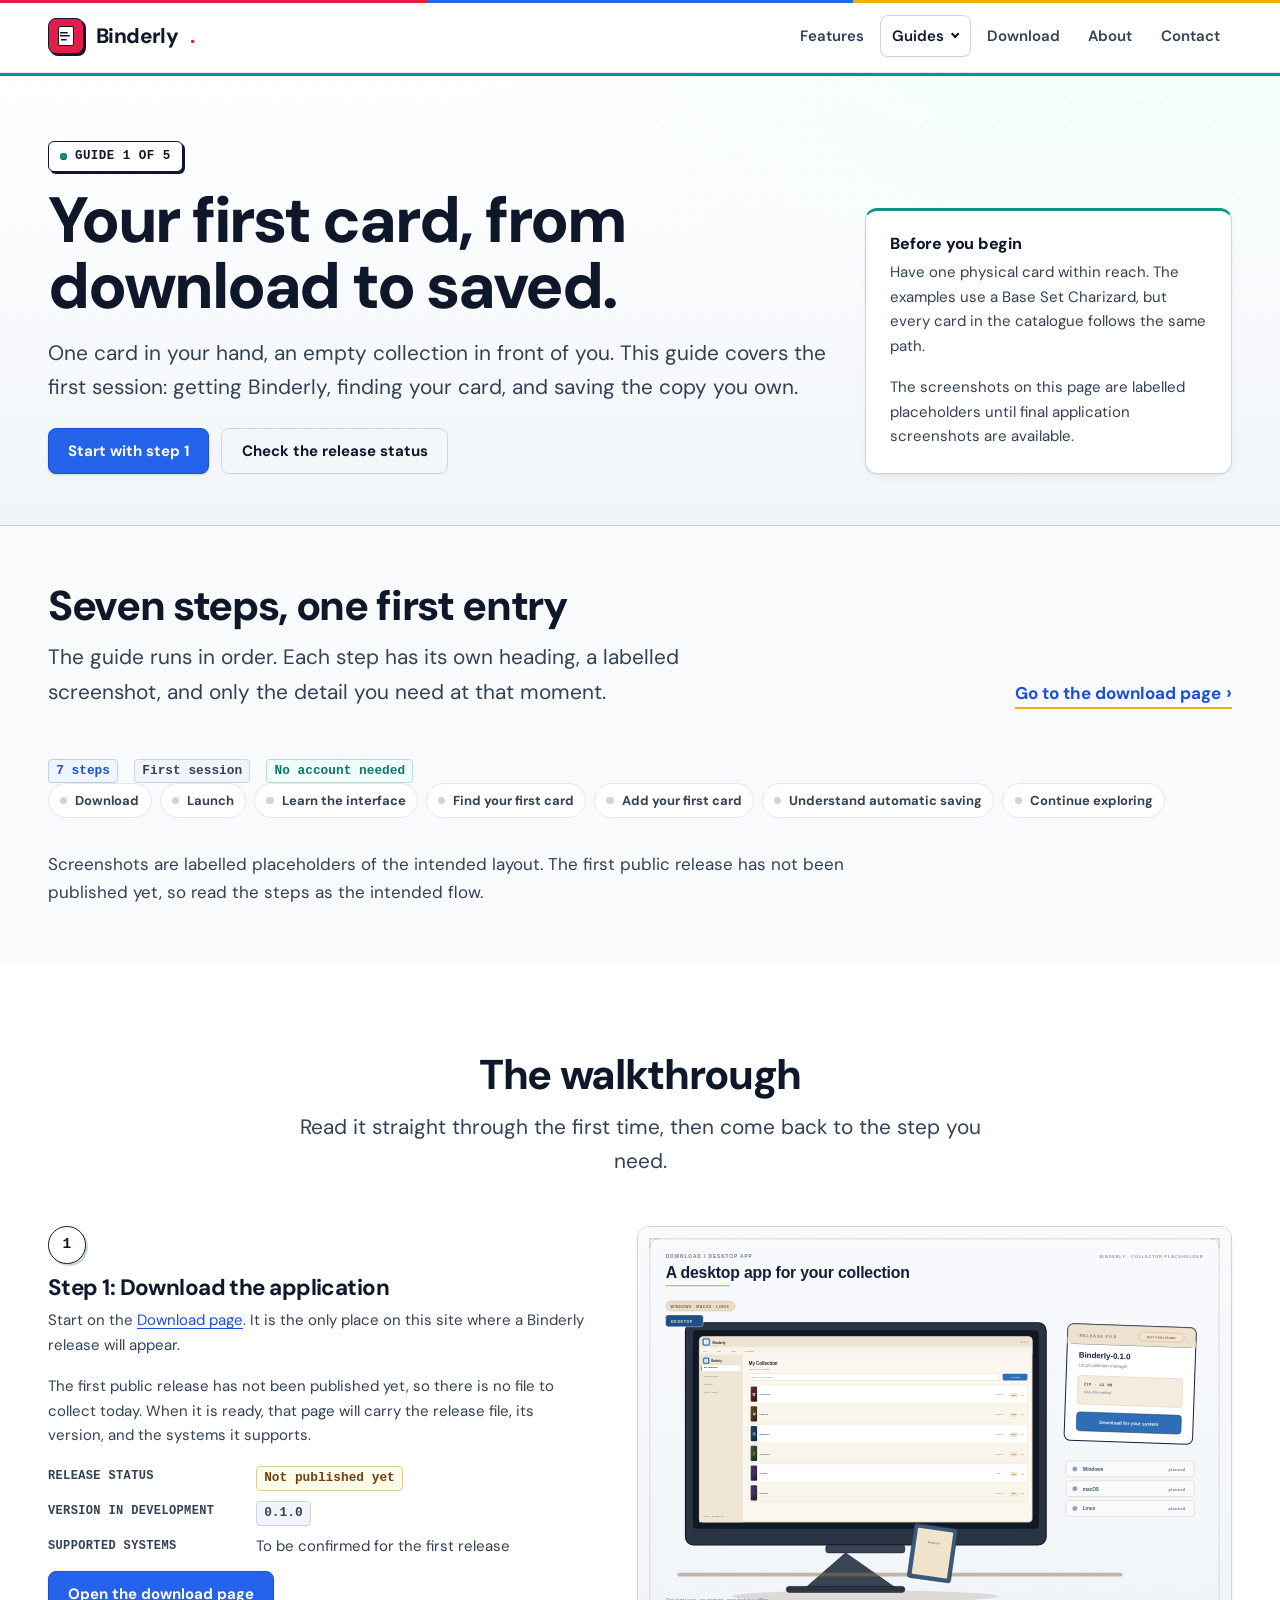
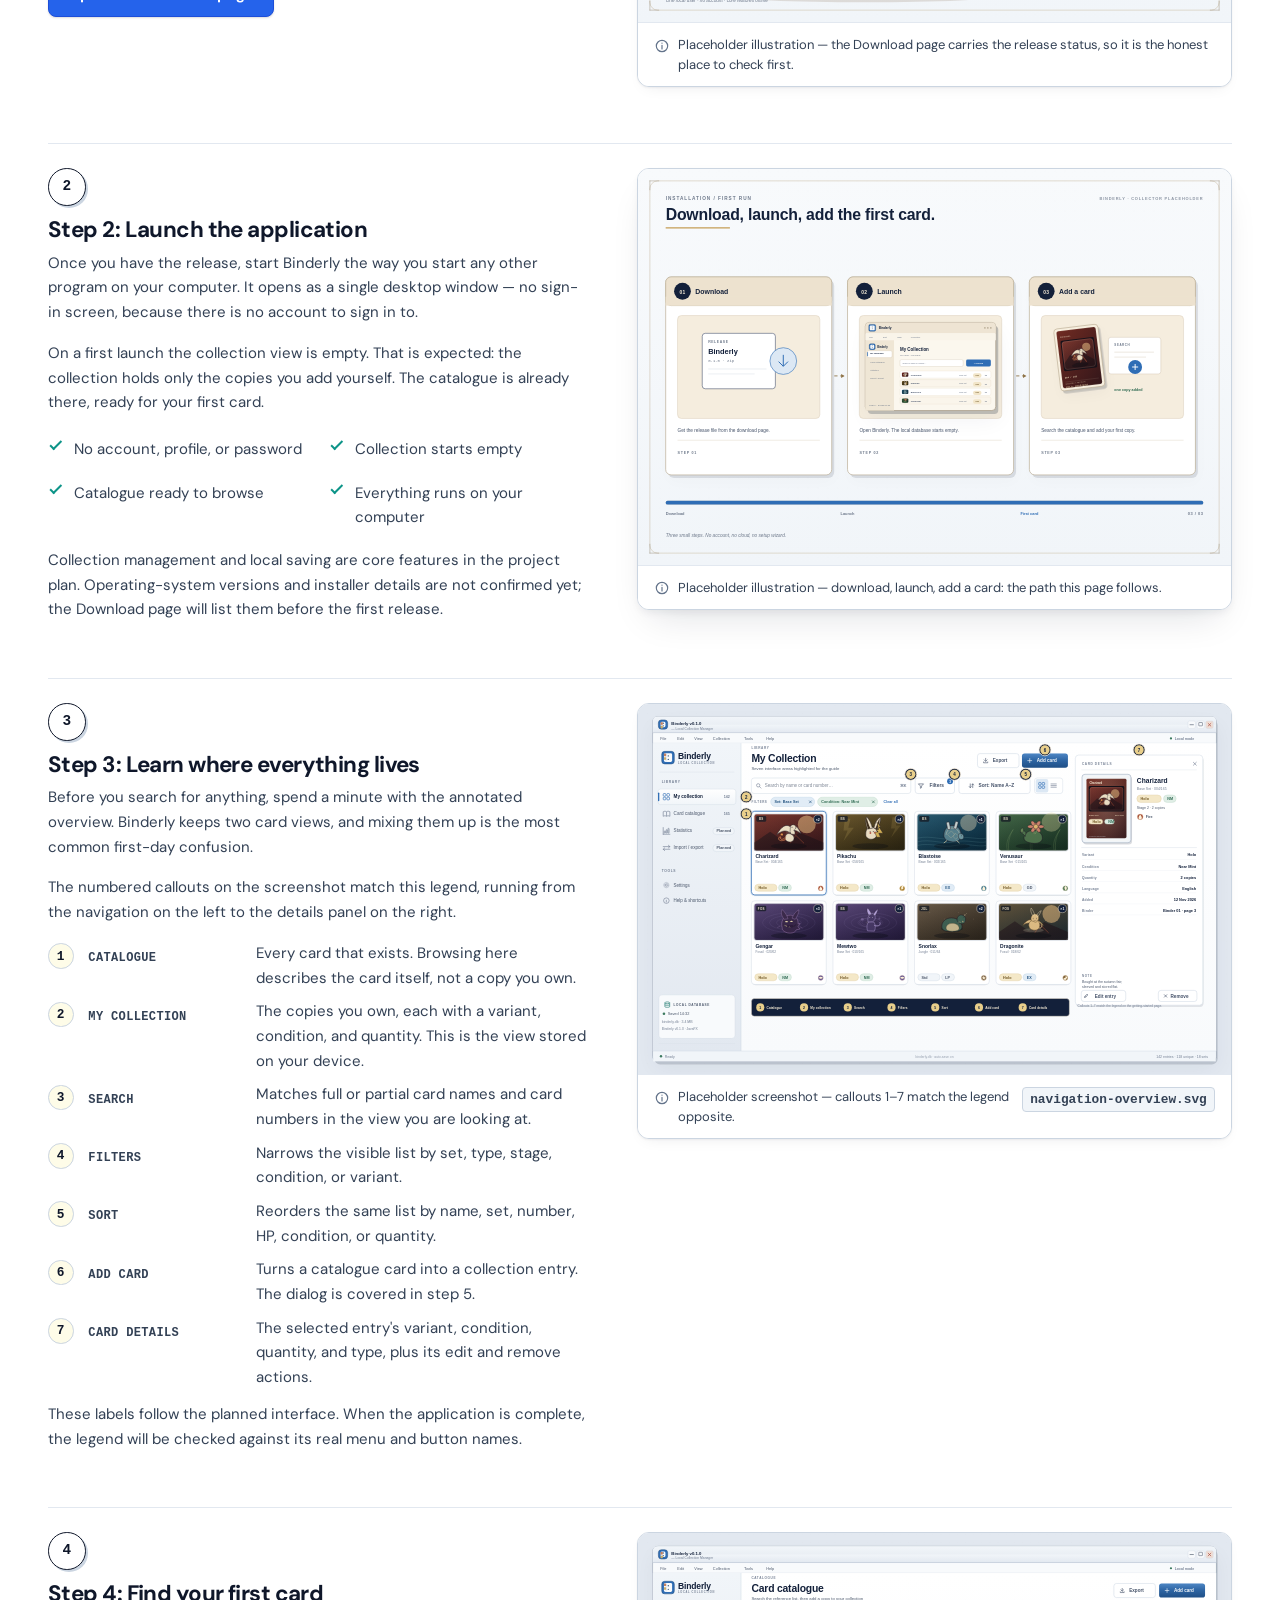
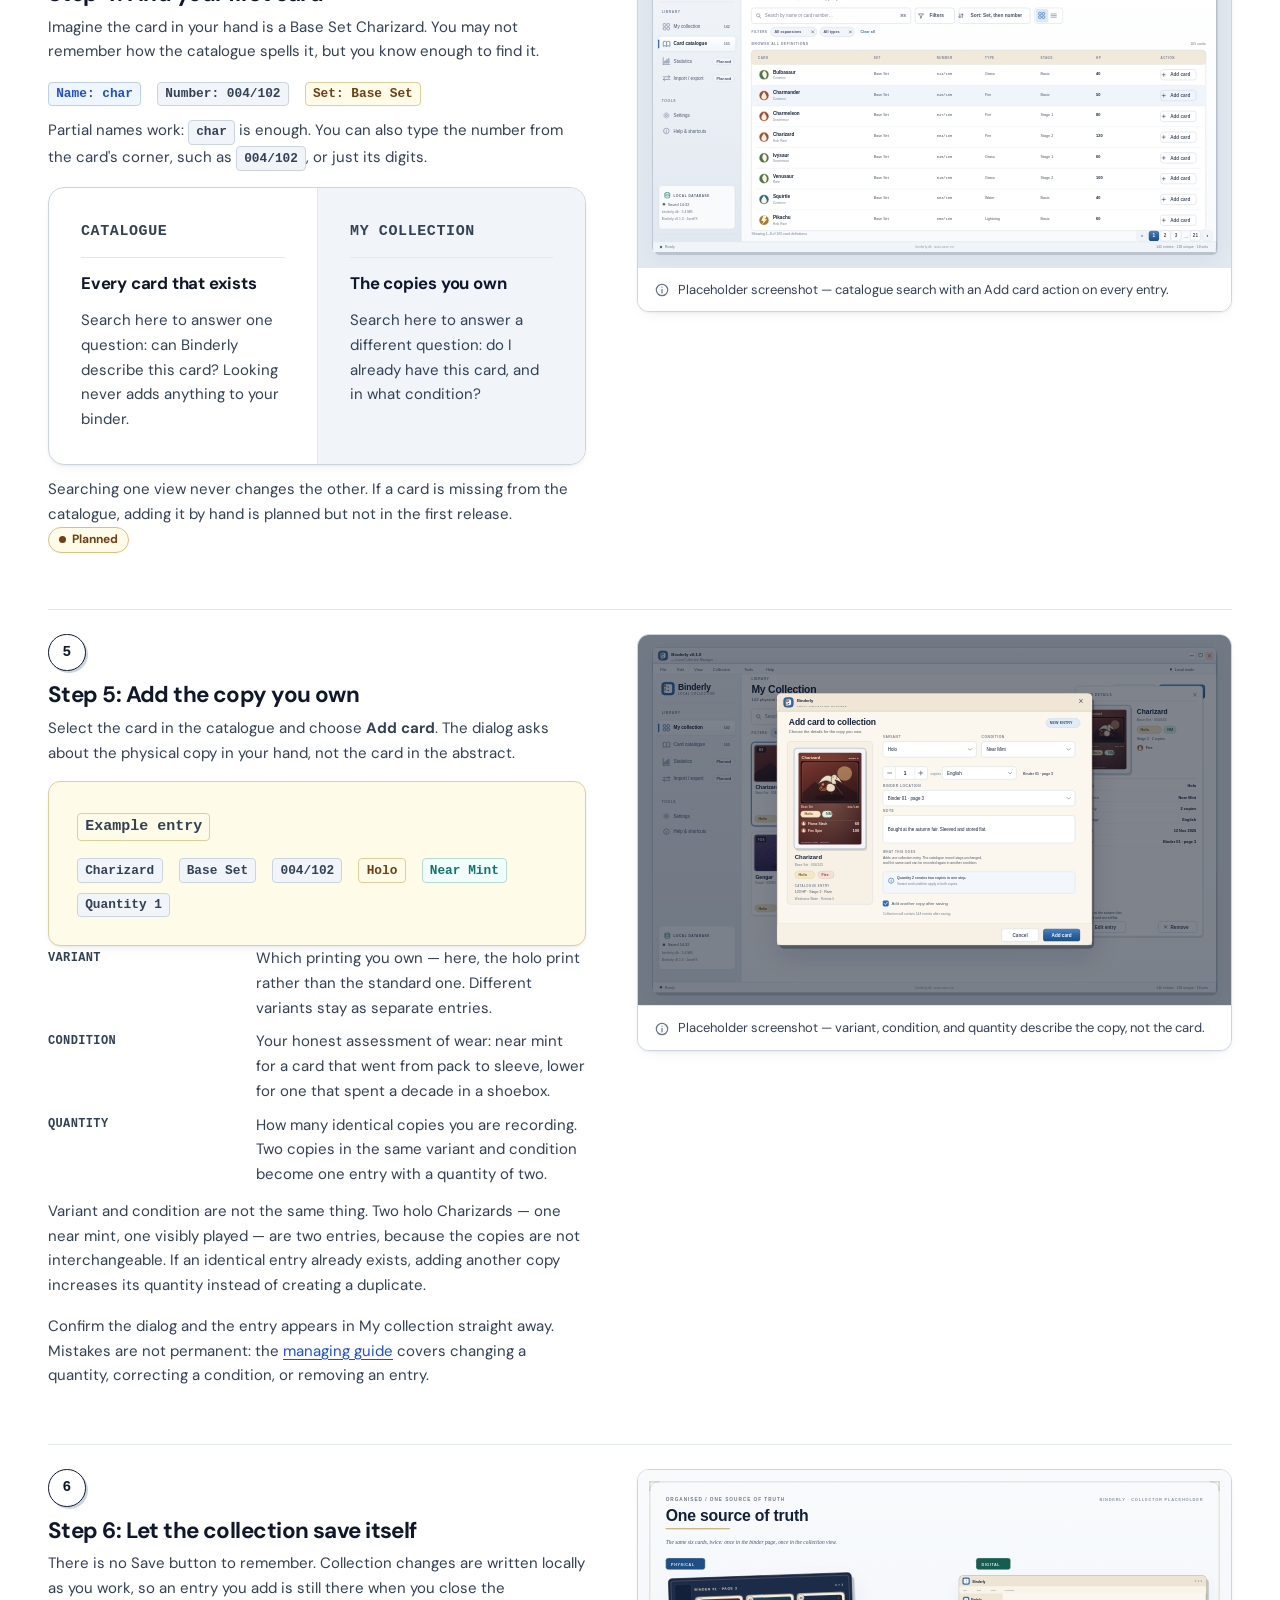
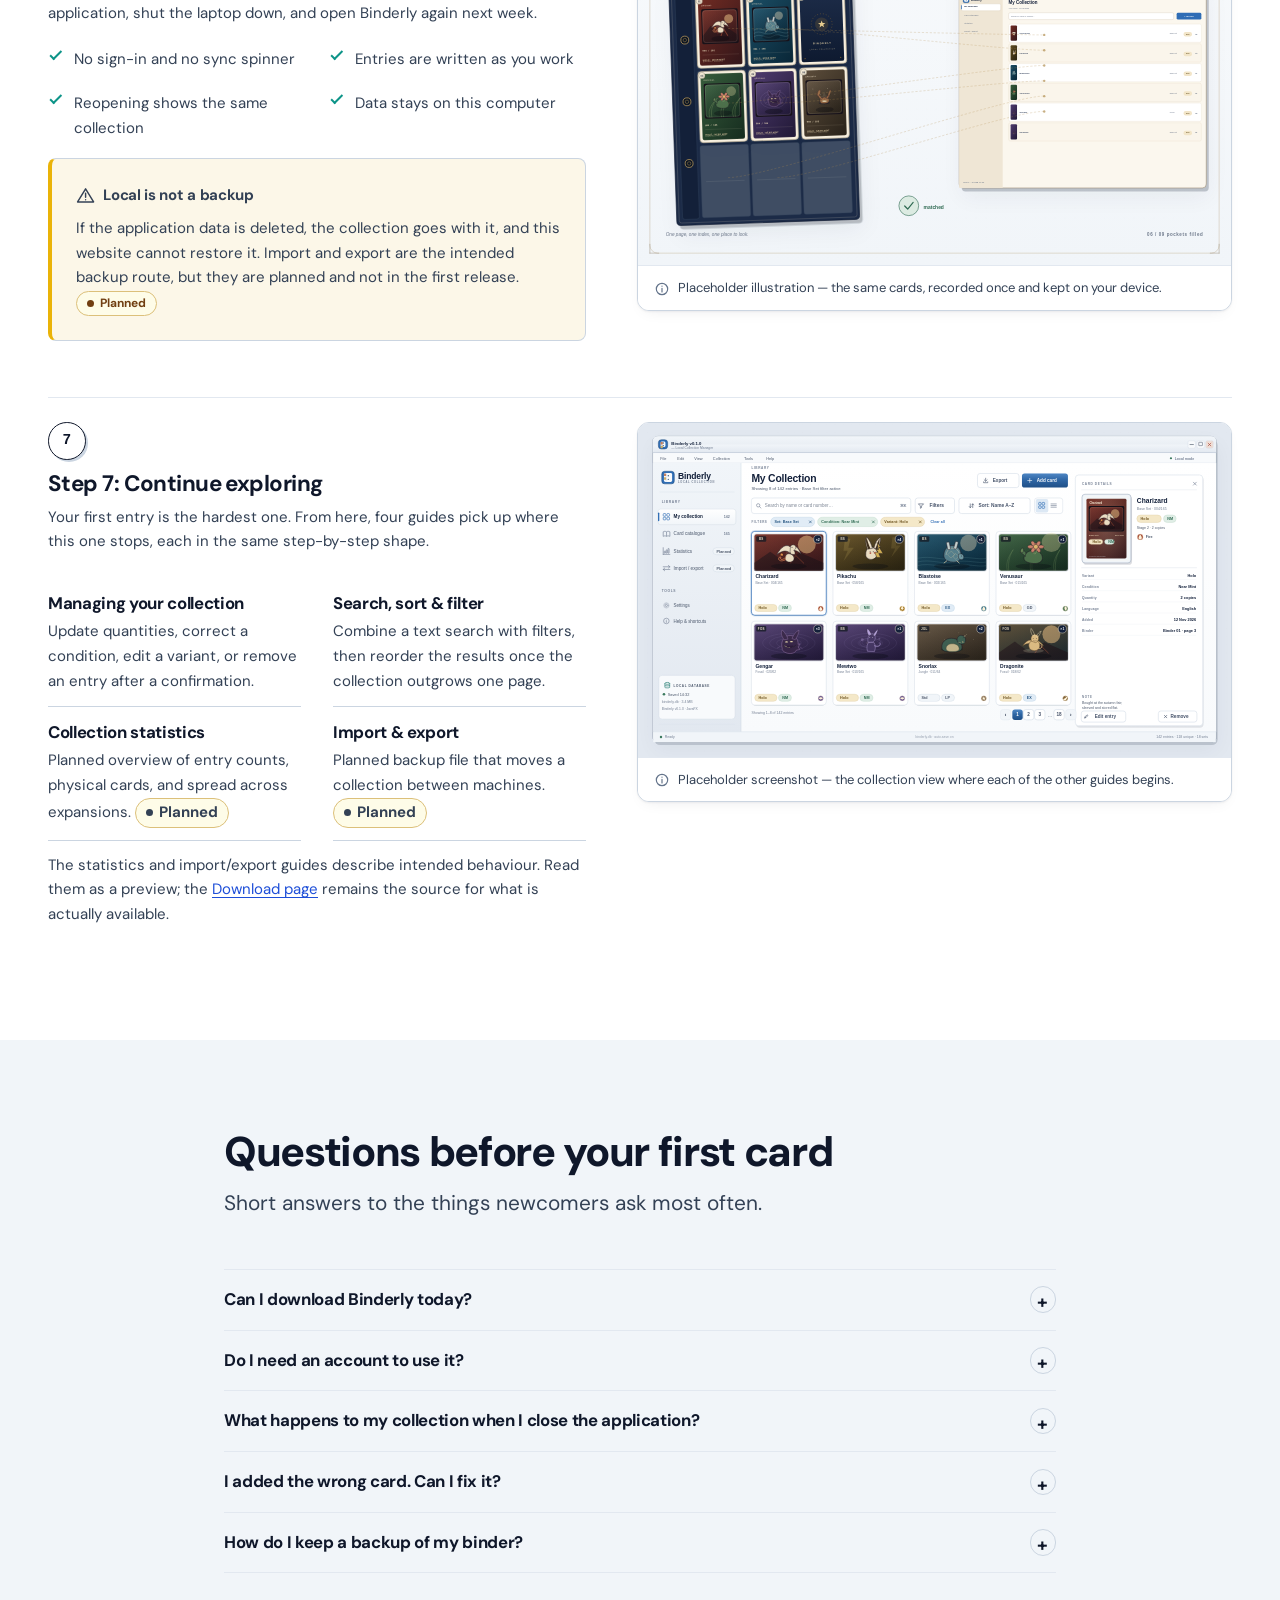
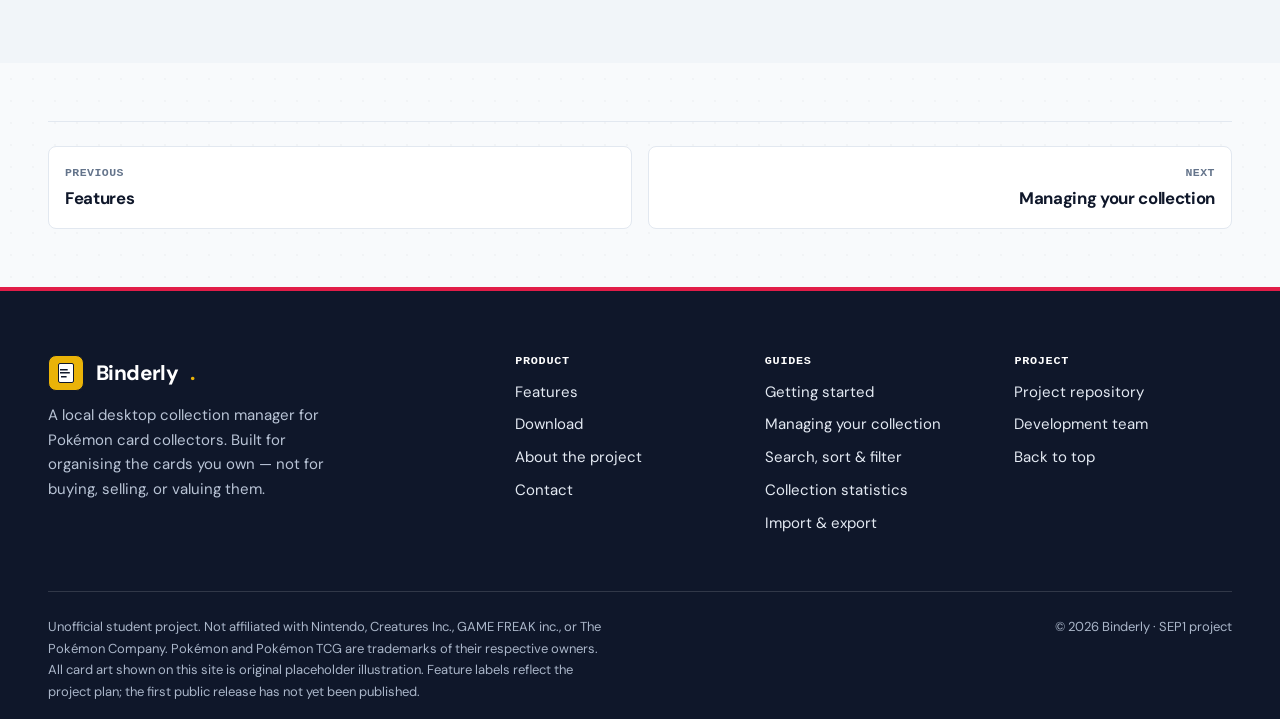
<file: copy/getting-started.html>
<!DOCTYPE html>
<html lang="en">
<head>
  <meta charset="utf-8">
  <meta name="viewport" content="width=device-width, initial-scale=1">
  <title>Getting started — your first card in Binderly</title>
  <meta name="description" content="A beginner's seven-step guide to Binderly: get the desktop app, open it, learn the interface, find a card in the catalogue, add the copy you own, and understand local saving.">
  <meta name="theme-color" content="#f8fafc">
  <link rel="icon" href="assets/img/favicon.svg" type="image/svg+xml">
  <meta property="og:type" content="website">
  <meta property="og:title" content="Getting started — your first card in Binderly">
  <meta property="og:description" content="Seven steps from an empty collection to your first saved card, with labelled placeholder screenshots and honest notes on what is still planned.">
  <meta property="og:image" content="assets/img/og-cover.png">
  <meta name="twitter:card" content="summary_large_image">
  <link rel="stylesheet" href="assets/css/main.css">
  <script src="assets/js/site-config.js" defer></script>
  <script src="assets/js/site.js" defer></script>
</head>
<body>
  <a class="skip-link" href="#main">Skip to main content</a>

  <header class="site-header">
    <div class="container site-header__inner">
      <a class="brand" href="index.html">
        <span class="brand__mark" aria-hidden="true"></span>
        <span data-site-name>Binderly</span><span class="brand__dot" aria-hidden="true">.</span>
      </a>
      <button class="nav-toggle" type="button" aria-expanded="false" aria-controls="site-nav" aria-label="Open navigation">
        <span></span><span></span><span></span>
      </button>
      <nav class="nav" id="site-nav" aria-label="Main">
        <ul class="nav__list">
          <li><a class="nav__link" href="features.html">Features</a></li>
          <li>
            <details class="nav__dropdown">
              <summary class="nav__link">Guides</summary>
              <ul class="nav__submenu">
                <li><a href="getting-started.html">Getting started</a></li>
                <li><a href="managing-your-collection.html">Managing your collection</a></li>
                <li><a href="search-sort-filter.html">Search, sort &amp; filter</a></li>
                <li><a href="statistics.html">Collection statistics</a></li>
                <li><a href="import-export.html">Import &amp; export</a></li>
              </ul>
            </details>
          </li>
          <li><a class="nav__link" href="download.html">Download</a></li>
          <li><a class="nav__link" href="about.html">About</a></li>
          <li><a class="nav__link" href="contact.html">Contact</a></li>
        </ul>
      </nav>
    </div>
  </header>

  <main id="main">
    <section class="page-hero page-hero--mint">
      <div class="container page-hero__inner">
        <div>
          <p class="tab-label">Guide 1 of 5</p>
          <h1>Your first card, from download to saved.</h1>
          <div class="stack">
            <p class="lead">One card in your hand, an empty collection in front of you. This guide covers the first session: getting Binderly, finding your card, and saving the copy you own.</p>
            <div class="btn-row">
              <a class="btn btn--primary" href="#download-the-application">Start with step 1</a>
              <a class="btn btn--ghost" href="download.html">Check the release status</a>
            </div>
          </div>
        </div>
        <aside class="page-hero__aside" aria-labelledby="before-you-begin">
          <h2 id="before-you-begin">Before you begin</h2>
          <p>Have one physical card within reach. The examples use a Base Set Charizard, but every card in the catalogue follows the same path.</p>
          <p class="muted">The screenshots on this page are labelled placeholders until final application screenshots are available.</p>
        </aside>
      </div>
    </section>

    <section class="section section--tight" id="overview">
      <div class="container">
        <div class="section-head">
          <div class="section-head__text">
            <h2>Seven steps, one first entry</h2>
            <p>The guide runs in order. Each step has its own heading, a labelled screenshot, and only the detail you need at that moment.</p>
          </div>
          <a class="text-link" href="download.html">Go to the download page</a>
        </div>

        <div class="stack stack--tight">
          <ul class="inline-list">
            <li><span class="mono-tag mono-tag--blue">7 steps</span></li>
            <li><span class="mono-tag">First session</span></li>
            <li><span class="mono-tag mono-tag--teal">No account needed</span></li>
          </ul>
          <ol class="progress-steps">
            <li><a href="#download-the-application">Download</a></li>
            <li><a href="#launch-the-application">Launch</a></li>
            <li><a href="#understand-the-interface">Learn the interface</a></li>
            <li><a href="#find-your-first-card">Find your first card</a></li>
            <li><a href="#add-your-first-card">Add your first card</a></li>
            <li><a href="#automatic-saving">Understand automatic saving</a></li>
            <li><a href="#continue-exploring">Continue exploring</a></li>
          </ol>
        </div>

        <p class="muted">Screenshots are labelled placeholders of the intended layout. The first public release has not been published yet, so read the steps as the intended flow.</p>
      </div>
    </section>

    <section class="section section--paper-raised" id="walkthrough">
      <div class="container">
        <div class="section-head section-head--center">
          <div class="section-head__text">
            <h2>The walkthrough</h2>
            <p>Read it straight through the first time, then come back to the step you need.</p>
          </div>
        </div>

        <ol class="steps">
          <li class="step" id="download-the-application">
            <div class="step__body">
              <span class="step__num" aria-hidden="true"></span>
              <h3>Step 1: Download the application</h3>
              <div class="stack stack--tight">
                <p>Start on the <a href="download.html">Download page</a>. It is the only place on this site where a Binderly release will appear.</p>
                <p>The first public release has not been published yet, so there is no file to collect today. When it is ready, that page will carry the release file, its version, and the systems it supports.</p>
                <dl class="spec-list">
                  <dt>Release status</dt>
                  <dd><span class="mono-tag mono-tag--yellow">Not published yet</span></dd>
                  <dt>Version in development</dt>
                  <dd><span class="code-badge" data-site-version>0.1.0</span></dd>
                  <dt>Supported systems</dt>
                  <dd><span data-supported-os>To be confirmed for the first release</span></dd>
                </dl>
                <div class="btn-row">
                  <a class="btn btn--primary" href="download.html">Open the download page</a>
                </div>
              </div>
            </div>
            <div class="step__media">
              <figure class="shot">
                <img class="shot__img" src="assets/img/placeholders/desktop-download.svg" alt="Placeholder illustration of the Binderly download page, showing an application window and a release status marked not published yet." width="1200" height="800">
                <figcaption class="shot__caption"><span class="icon icon--info" aria-hidden="true"></span>Placeholder illustration — the Download page carries the release status, so it is the honest place to check first.</figcaption>
              </figure>
            </div>
          </li>

          <li class="step step--reverse" id="launch-the-application">
            <div class="step__body">
              <span class="step__num" aria-hidden="true"></span>
              <h3>Step 2: Launch the application</h3>
              <div class="stack stack--tight">
                <p>Once you have the release, start Binderly the way you start any other program on your computer. It opens as a single desktop window — no sign-in screen, because there is no account to sign in to.</p>
                <p>On a first launch the collection view is empty. That is expected: the collection holds only the copies you add yourself. The catalogue is already there, ready for your first card.</p>
                <ul class="checklist-grid">
                  <li>No account, profile, or password</li>
                  <li>Collection starts empty</li>
                  <li>Catalogue ready to browse</li>
                  <li>Everything runs on your computer</li>
                </ul>
                <p class="muted">Collection management and local saving are core features in the project plan. Operating-system versions and installer details are not confirmed yet; the Download page will list them before the first release.</p>
              </div>
            </div>
            <div class="step__media">
              <figure class="shot shot--raised">
                <img class="shot__img" src="assets/img/placeholders/installation.svg" alt="Placeholder illustration showing three moments: downloading the release file, launching the application, and adding a card." width="1200" height="800">
                <figcaption class="shot__caption"><span class="icon icon--info" aria-hidden="true"></span>Placeholder illustration — download, launch, add a card: the path this page follows.</figcaption>
              </figure>
            </div>
          </li>

          <li class="step" id="understand-the-interface">
            <div class="step__body">
              <span class="step__num" aria-hidden="true"></span>
              <h3>Step 3: Learn where everything lives</h3>
              <div class="stack stack--tight">
                <p>Before you search for anything, spend a minute with the annotated overview. Binderly keeps two card views, and mixing them up is the most common first-day confusion.</p>
                <p>The numbered callouts on the screenshot match this legend, running from the navigation on the left to the details panel on the right.</p>
                <dl class="spec-list">
                  <dt><span class="callout-number">1</span> Catalogue</dt>
                  <dd>Every card that exists. Browsing here describes the card itself, not a copy you own.</dd>
                  <dt><span class="callout-number">2</span> My collection</dt>
                  <dd>The copies you own, each with a variant, condition, and quantity. This is the view stored on your device.</dd>
                  <dt><span class="callout-number">3</span> Search</dt>
                  <dd>Matches full or partial card names and card numbers in the view you are looking at.</dd>
                  <dt><span class="callout-number">4</span> Filters</dt>
                  <dd>Narrows the visible list by set, type, stage, condition, or variant.</dd>
                  <dt><span class="callout-number">5</span> Sort</dt>
                  <dd>Reorders the same list by name, set, number, HP, condition, or quantity.</dd>
                  <dt><span class="callout-number">6</span> Add card</dt>
                  <dd>Turns a catalogue card into a collection entry. The dialog is covered in step 5.</dd>
                  <dt><span class="callout-number">7</span> Card details</dt>
                  <dd>The selected entry's variant, condition, quantity, and type, plus its edit and remove actions.</dd>
                </dl>
                <p class="muted">These labels follow the planned interface. When the application is complete, the legend will be checked against its real menu and button names.</p>
              </div>
            </div>
            <div class="step__media">
              <figure class="shot">
                <img class="shot__img" src="assets/img/placeholders/navigation-overview.svg" alt="Annotated placeholder screenshot of the Binderly interface with seven numbered callouts: catalogue, my collection, search, filters, sort, add card, and card details." width="1600" height="1000">
                <figcaption class="shot__caption"><span class="icon icon--info" aria-hidden="true"></span>Placeholder screenshot — callouts 1–7 match the legend opposite. <span class="mono-tag">navigation-overview.svg</span></figcaption>
              </figure>
            </div>
          </li>

          <li class="step step--reverse" id="find-your-first-card">
            <div class="step__body">
              <span class="step__num" aria-hidden="true"></span>
              <h3>Step 4: Find your first card</h3>
              <div class="stack stack--tight">
                <p>Imagine the card in your hand is a Base Set Charizard. You may not remember how the catalogue spells it, but you know enough to find it.</p>
                <ul class="inline-list">
                  <li><span class="mono-tag mono-tag--blue">Name: char</span></li>
                  <li><span class="mono-tag">Number: 004/102</span></li>
                  <li><span class="mono-tag mono-tag--yellow">Set: Base Set</span></li>
                </ul>
                <p>Partial names work: <span class="code-badge">char</span> is enough. You can also type the number from the card's corner, such as <span class="code-badge">004/102</span>, or just its digits.</p>
                <div class="comparison-split">
                  <div class="comparison-split__col">
                    <p class="comparison-split__head">Catalogue</p>
                    <h4>Every card that exists</h4>
                    <p>Search here to answer one question: can Binderly describe this card? Looking never adds anything to your binder.</p>
                  </div>
                  <div class="comparison-split__col comparison-split__col--muted">
                    <p class="comparison-split__head">My collection</p>
                    <h4>The copies you own</h4>
                    <p>Search here to answer a different question: do I already have this card, and in what condition?</p>
                  </div>
                </div>
                <p class="muted">Searching one view never changes the other. If a card is missing from the catalogue, adding it by hand is planned but not in the first release. <span class="status status--planned" data-feature-status="manualCards">Planned</span></p>
              </div>
            </div>
            <div class="step__media">
              <figure class="shot">
                <img class="shot__img" src="assets/img/placeholders/first-card-search.svg" alt="Placeholder screenshot of the card catalogue with a search field, filter and sort controls, and catalogue entries such as Bulbasaur and Charmander, each with an Add card button." width="1600" height="900">
                <figcaption class="shot__caption"><span class="icon icon--info" aria-hidden="true"></span>Placeholder screenshot — catalogue search with an Add card action on every entry.</figcaption>
              </figure>
            </div>
          </li>

          <li class="step" id="add-your-first-card">
            <div class="step__body">
              <span class="step__num" aria-hidden="true"></span>
              <h3>Step 5: Add the copy you own</h3>
              <div class="stack stack--tight">
                <p>Select the card in the catalogue and choose <strong>Add card</strong>. The dialog asks about the physical copy in your hand, not the card in the abstract.</p>
                <div class="card card--tint-yellow">
                  <p class="mono-tag mono-tag--yellow">Example entry</p>
                  <ul class="inline-list">
                    <li><span class="code-badge">Charizard</span></li>
                    <li><span class="mono-tag">Base Set</span></li>
                    <li><span class="mono-tag">004/102</span></li>
                    <li><span class="mono-tag mono-tag--yellow">Holo</span></li>
                    <li><span class="mono-tag mono-tag--teal">Near Mint</span></li>
                    <li><span class="mono-tag">Quantity 1</span></li>
                  </ul>
                </div>
                <dl class="spec-list">
                  <dt>Variant</dt>
                  <dd>Which printing you own — here, the holo print rather than the standard one. Different variants stay as separate entries.</dd>
                  <dt>Condition</dt>
                  <dd>Your honest assessment of wear: near mint for a card that went from pack to sleeve, lower for one that spent a decade in a shoebox.</dd>
                  <dt>Quantity</dt>
                  <dd>How many identical copies you are recording. Two copies in the same variant and condition become one entry with a quantity of two.</dd>
                </dl>
                <p>Variant and condition are not the same thing. Two holo Charizards — one near mint, one visibly played — are two entries, because the copies are not interchangeable. If an identical entry already exists, adding another copy increases its quantity instead of creating a duplicate.</p>
                <p>Confirm the dialog and the entry appears in My collection straight away. Mistakes are not permanent: the <a href="managing-your-collection.html">managing guide</a> covers changing a quantity, correcting a condition, or removing an entry.</p>
              </div>
            </div>
            <div class="step__media">
              <figure class="shot">
                <img class="shot__img" src="assets/img/placeholders/add-card-dialog.svg" alt="Placeholder screenshot of the Add card to collection dialog, with the selected Charizard card and fields for variant, condition, and quantity." width="1600" height="1000">
                <figcaption class="shot__caption"><span class="icon icon--info" aria-hidden="true"></span>Placeholder screenshot — variant, condition, and quantity describe the copy, not the card.</figcaption>
              </figure>
            </div>
          </li>

          <li class="step step--reverse" id="automatic-saving">
            <div class="step__body">
              <span class="step__num" aria-hidden="true"></span>
              <h3>Step 6: Let the collection save itself</h3>
              <div class="stack stack--tight">
                <p>There is no Save button to remember. Collection changes are written locally as you work, so an entry you add is still there when you close the application, shut the laptop down, and open Binderly again next week.</p>
                <ul class="checklist-grid">
                  <li>No sign-in and no sync spinner</li>
                  <li>Entries are written as you work</li>
                  <li>Reopening shows the same collection</li>
                  <li>Data stays on this computer</li>
                </ul>
                <div class="panel panel--warning">
                  <p class="panel__title"><span class="icon icon--warning" aria-hidden="true"></span>Local is not a backup</p>
                  <p>If the application data is deleted, the collection goes with it, and this website cannot restore it. Import and export are the intended backup route, but they are planned and not in the first release. <span class="status status--planned" data-feature-status="importExport">Planned</span></p>
                </div>
              </div>
            </div>
            <div class="step__media">
              <figure class="shot">
                <img class="shot__img" src="assets/img/placeholders/organised.svg" alt="Placeholder illustration comparing a physical binder page with the same six cards listed in the Binderly collection window." width="1200" height="800">
                <figcaption class="shot__caption"><span class="icon icon--info" aria-hidden="true"></span>Placeholder illustration — the same cards, recorded once and kept on your device.</figcaption>
              </figure>
            </div>
          </li>

          <li class="step" id="continue-exploring">
            <div class="step__body">
              <span class="step__num" aria-hidden="true"></span>
              <h3>Step 7: Continue exploring</h3>
              <div class="stack stack--tight">
                <p>Your first entry is the hardest one. From here, four guides pick up where this one stops, each in the same step-by-step shape.</p>
                <ul class="next-links">
                  <li>
                    <a href="managing-your-collection.html">
                      <strong>Managing your collection</strong>
                      <span>Update quantities, correct a condition, edit a variant, or remove an entry after a confirmation.</span>
                    </a>
                  </li>
                  <li>
                    <a href="search-sort-filter.html">
                      <strong>Search, sort &amp; filter</strong>
                      <span>Combine a text search with filters, then reorder the results once the collection outgrows one page.</span>
                    </a>
                  </li>
                  <li>
                    <a href="statistics.html">
                      <strong>Collection statistics</strong>
                      <span>Planned overview of entry counts, physical cards, and spread across expansions. <span class="status status--planned" data-feature-status="statistics">Planned</span></span>
                    </a>
                  </li>
                  <li>
                    <a href="import-export.html">
                      <strong>Import &amp; export</strong>
                      <span>Planned backup file that moves a collection between machines. <span class="status status--planned" data-feature-status="importExport">Planned</span></span>
                    </a>
                  </li>
                </ul>
                <p class="muted">The statistics and import/export guides describe intended behaviour. Read them as a preview; the <a href="download.html">Download page</a> remains the source for what is actually available.</p>
              </div>
            </div>
            <div class="step__media">
              <figure class="shot">
                <img class="shot__img" src="assets/img/placeholders/main-interface.svg" alt="Placeholder screenshot of the Binderly collection view with a search field, filter and sort buttons, card tiles, and a card details panel." width="1600" height="900">
                <figcaption class="shot__caption"><span class="icon icon--info" aria-hidden="true"></span>Placeholder screenshot — the collection view where each of the other guides begins.</figcaption>
              </figure>
            </div>
          </li>
        </ol>
      </div>
    </section>

    <section class="section section--paper-deep" id="questions">
      <div class="container container--narrow">
        <div class="section-head">
          <div class="section-head__text">
            <h2>Questions before your first card</h2>
            <p>Short answers to the things newcomers ask most often.</p>
          </div>
        </div>
        <div class="faq">
          <details class="faq__item">
            <summary>Can I download Binderly today?</summary>
            <div>
              <p>No. The first public release has not been published yet. The <a href="download.html">Download page</a> will show the release file and the supported systems as soon as they are confirmed; it is the only place worth checking.</p>
            </div>
          </details>
          <details class="faq__item">
            <summary>Do I need an account to use it?</summary>
            <div>
              <p>No. There is no sign-up, no profile, and no password. Binderly is a single-user desktop application, and the collection stays on your device.</p>
            </div>
          </details>
          <details class="faq__item">
            <summary>What happens to my collection when I close the application?</summary>
            <div>
              <p>Nothing is lost. Collection changes are saved locally, so the entries are waiting when you reopen the application. Local saving is a core part of the app.</p>
            </div>
          </details>
          <details class="faq__item">
            <summary>I added the wrong card. Can I fix it?</summary>
            <div>
              <p>The specified behaviour is to open the entry's card details, where you can change the variant, condition, or quantity, or remove the entry after a confirmation. The <a href="managing-your-collection.html">managing guide</a> walks through each action.</p>
            </div>
          </details>
          <details class="faq__item">
            <summary>How do I keep a backup of my binder?</summary>
            <div>
              <p>Import and export are the intended way to create a backup file, but they are a planned feature and are not in the first release. Until then, the collection exists only on the computer that holds it.</p>
            </div>
          </details>
        </div>
      </div>
    </section>

    <section class="section section--tight">
      <div class="container">
        <nav class="page-nav" aria-label="Guide pages">
          <a href="features.html">
            <span>Previous</span>
            <strong>Features</strong>
          </a>
          <a href="managing-your-collection.html">
            <span>Next</span>
            <strong>Managing your collection</strong>
          </a>
        </nav>
      </div>
    </section>
  </main>

  <footer class="site-footer">
    <div class="container footer__grid">
      <div class="footer__brand">
        <a class="brand" href="index.html">
          <span class="brand__mark" aria-hidden="true"></span>
          <span data-site-name>Binderly</span><span class="brand__dot" aria-hidden="true">.</span>
        </a>
        <p>A local desktop collection manager for Pokémon card collectors. Built for organising the cards you own — not for buying, selling, or valuing them.</p>
      </div>
      <div class="footer__col">
        <h2>Product</h2>
        <ul>
          <li><a href="features.html">Features</a></li>
          <li><a href="download.html">Download</a></li>
          <li><a href="about.html">About the project</a></li>
          <li><a href="contact.html">Contact</a></li>
        </ul>
      </div>
      <div class="footer__col">
        <h2>Guides</h2>
        <ul>
          <li><a href="getting-started.html">Getting started</a></li>
          <li><a href="managing-your-collection.html">Managing your collection</a></li>
          <li><a href="search-sort-filter.html">Search, sort &amp; filter</a></li>
          <li><a href="statistics.html">Collection statistics</a></li>
          <li><a href="import-export.html">Import &amp; export</a></li>
        </ul>
      </div>
      <div class="footer__col">
        <h2>Project</h2>
        <ul>
          <li><a href="https://github.com/alexmark7/hjemmeside" data-repo-link>Project repository</a></li>
          <li><a href="about.html#team">Development team</a></li>
          <li><a href="#main">Back to top</a></li>
        </ul>
      </div>
    </div>
    <div class="container footer__bottom">
      <p>Unofficial student project. Not affiliated with Nintendo, Creatures Inc., GAME FREAK inc., or The Pokémon Company. Pokémon and Pokémon TCG are trademarks of their respective owners. All card art shown on this site is original placeholder illustration. Feature labels reflect the project plan; the first public release has not yet been published.</p>
      <p>© <span data-year>2026</span> <span data-site-name>Binderly</span> · SEP1 project</p>
    </div>
  </footer>
</body>
</html>
</file>
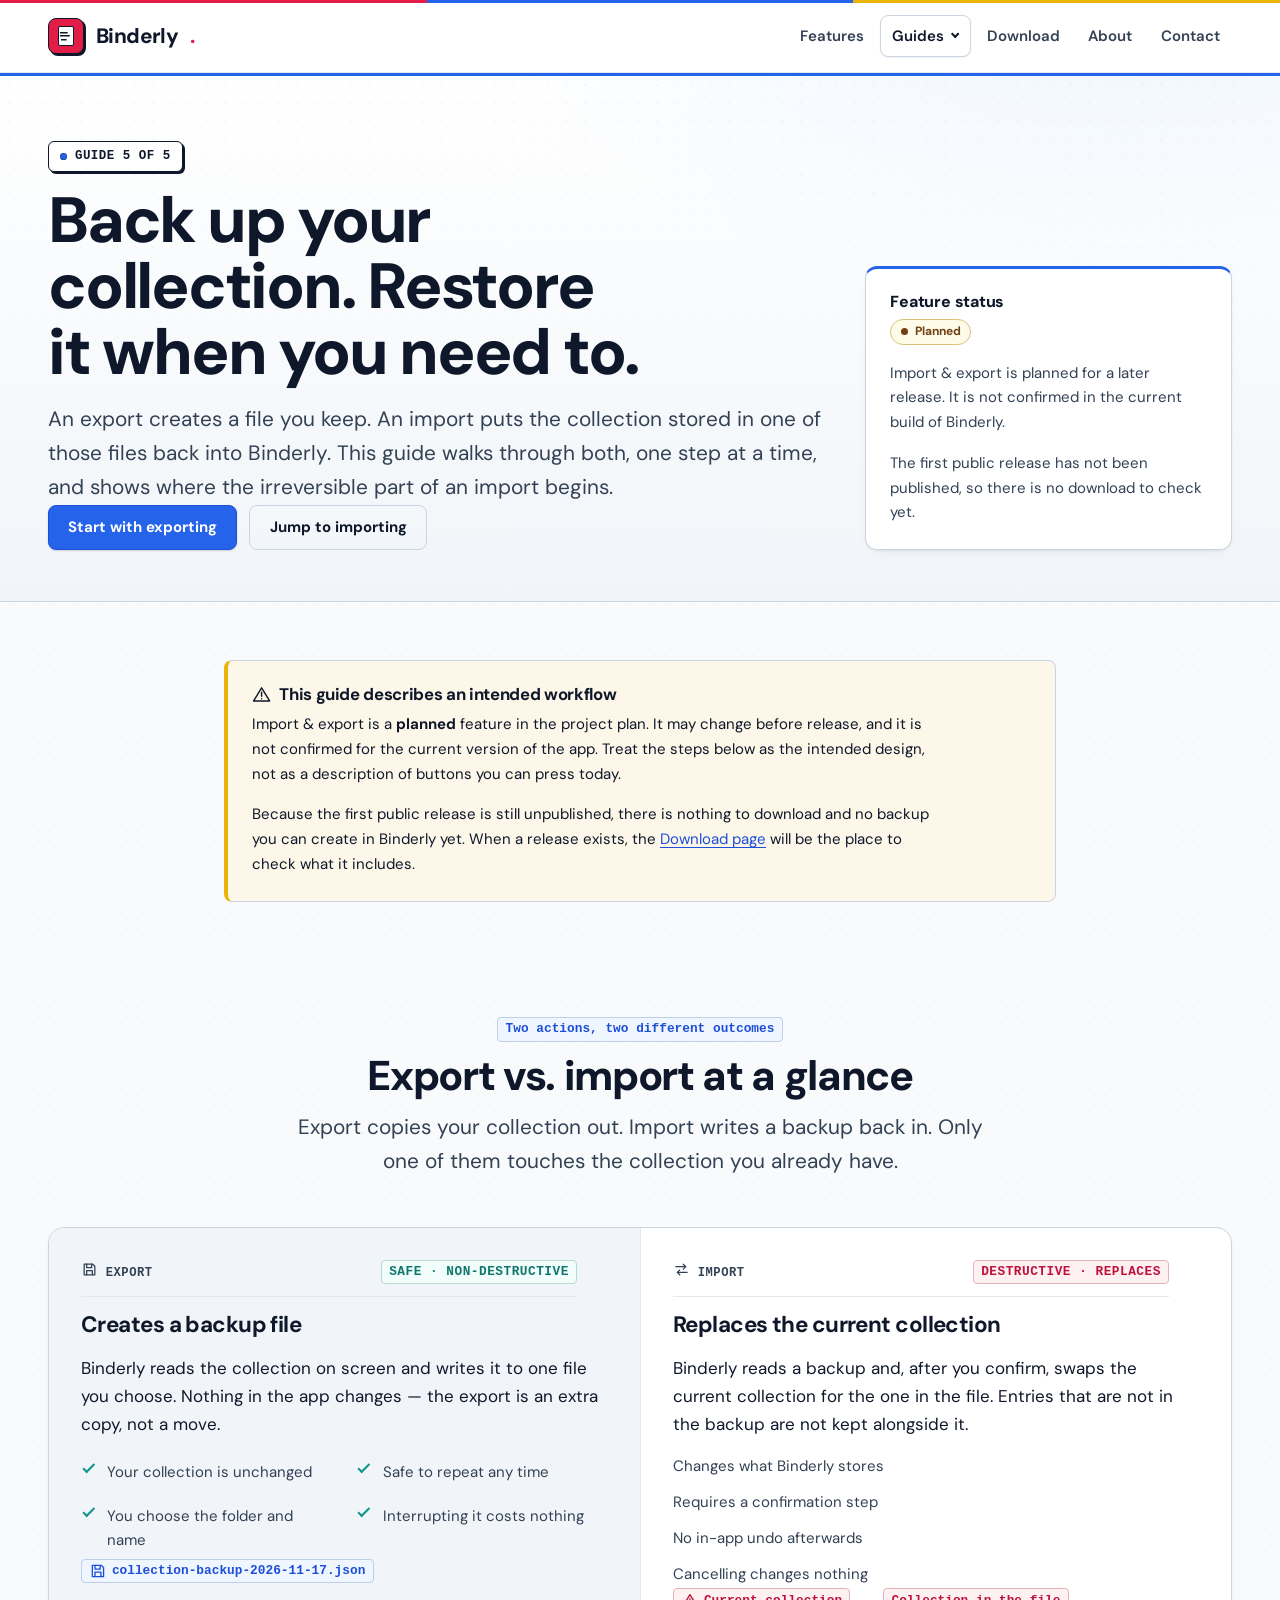
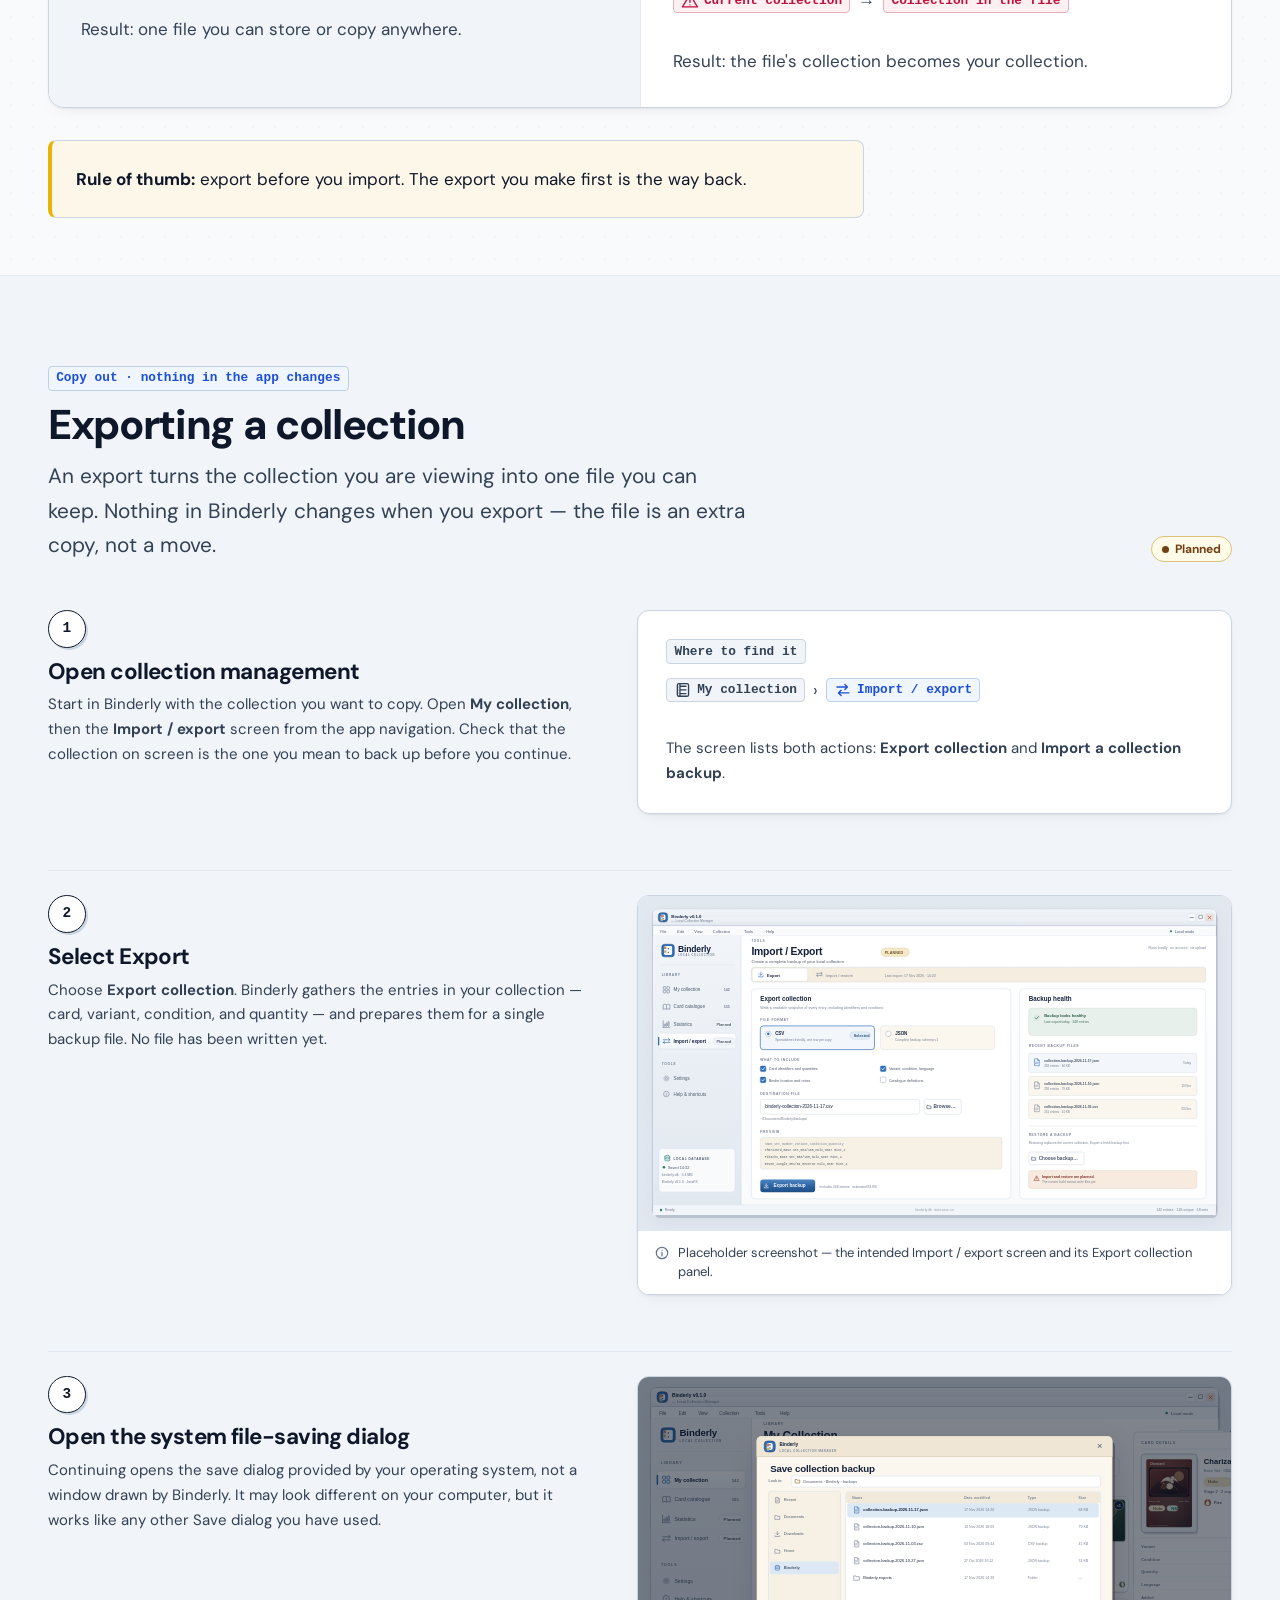
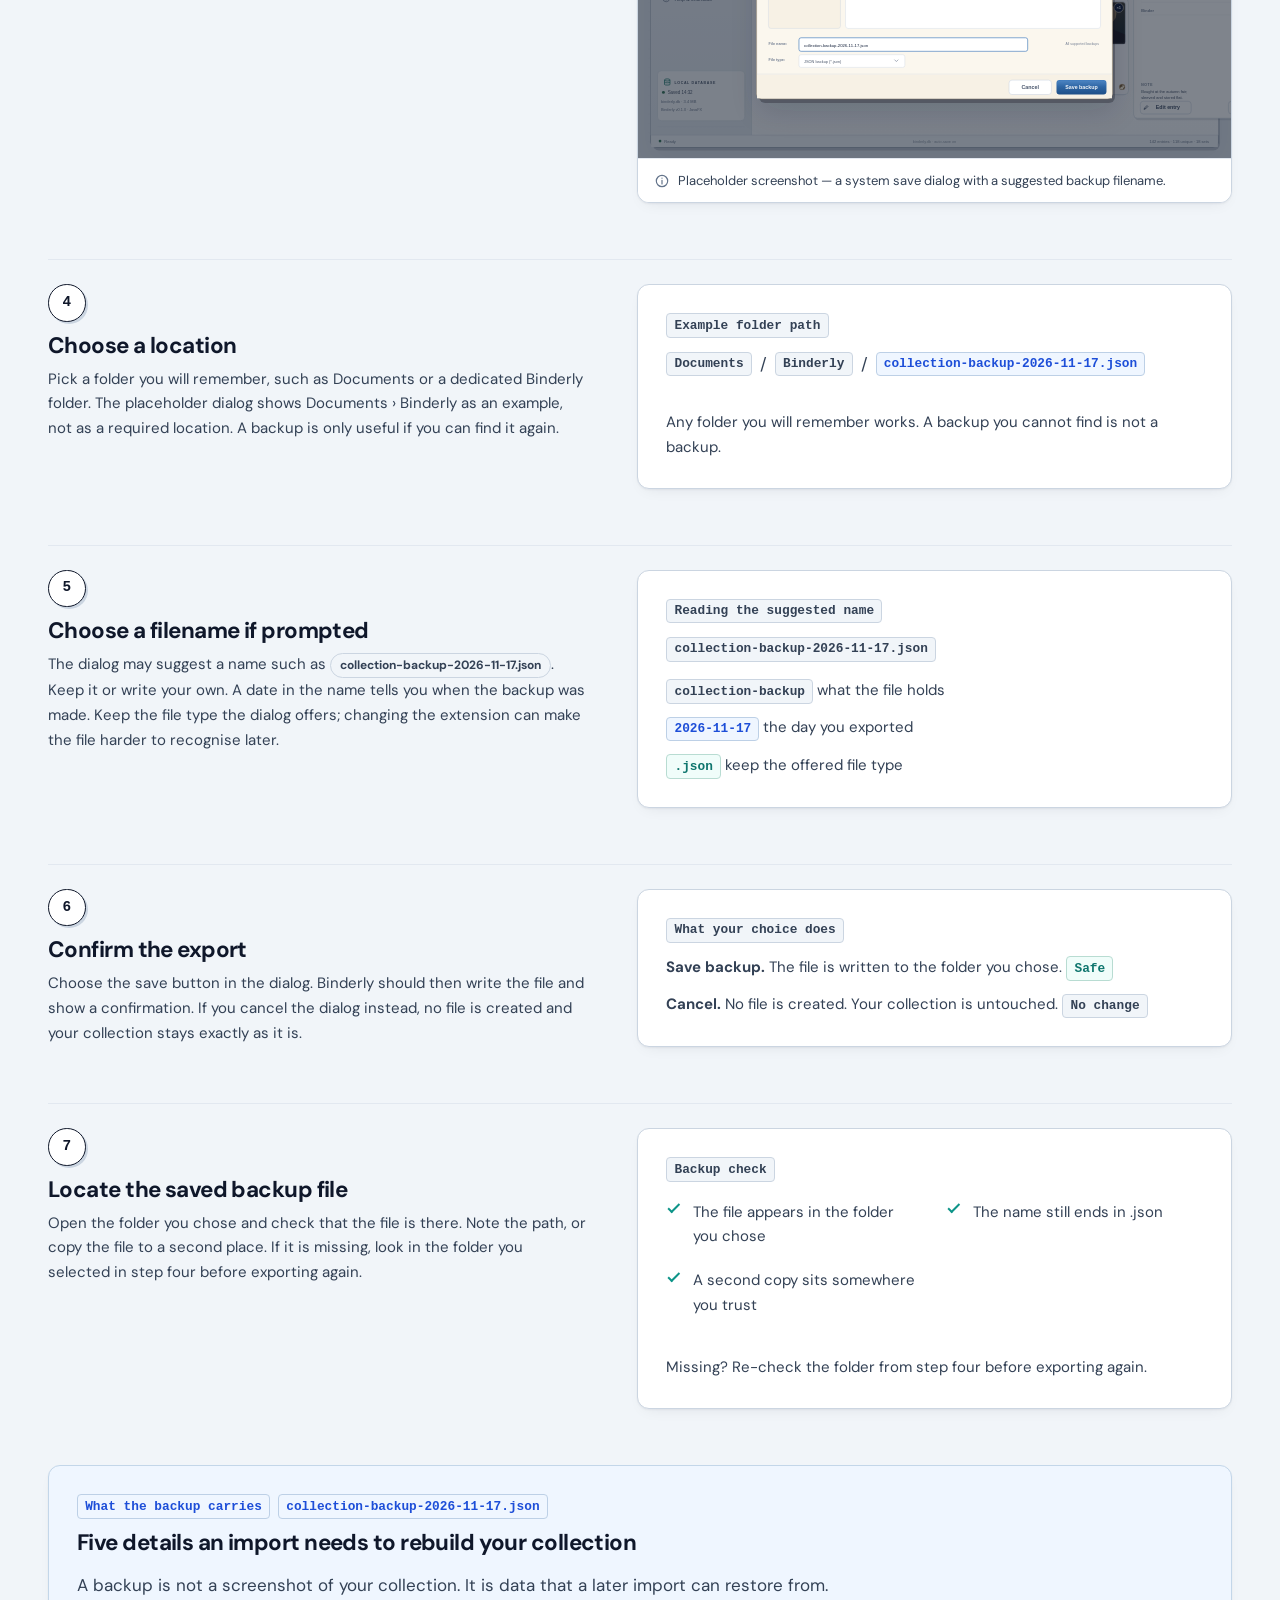
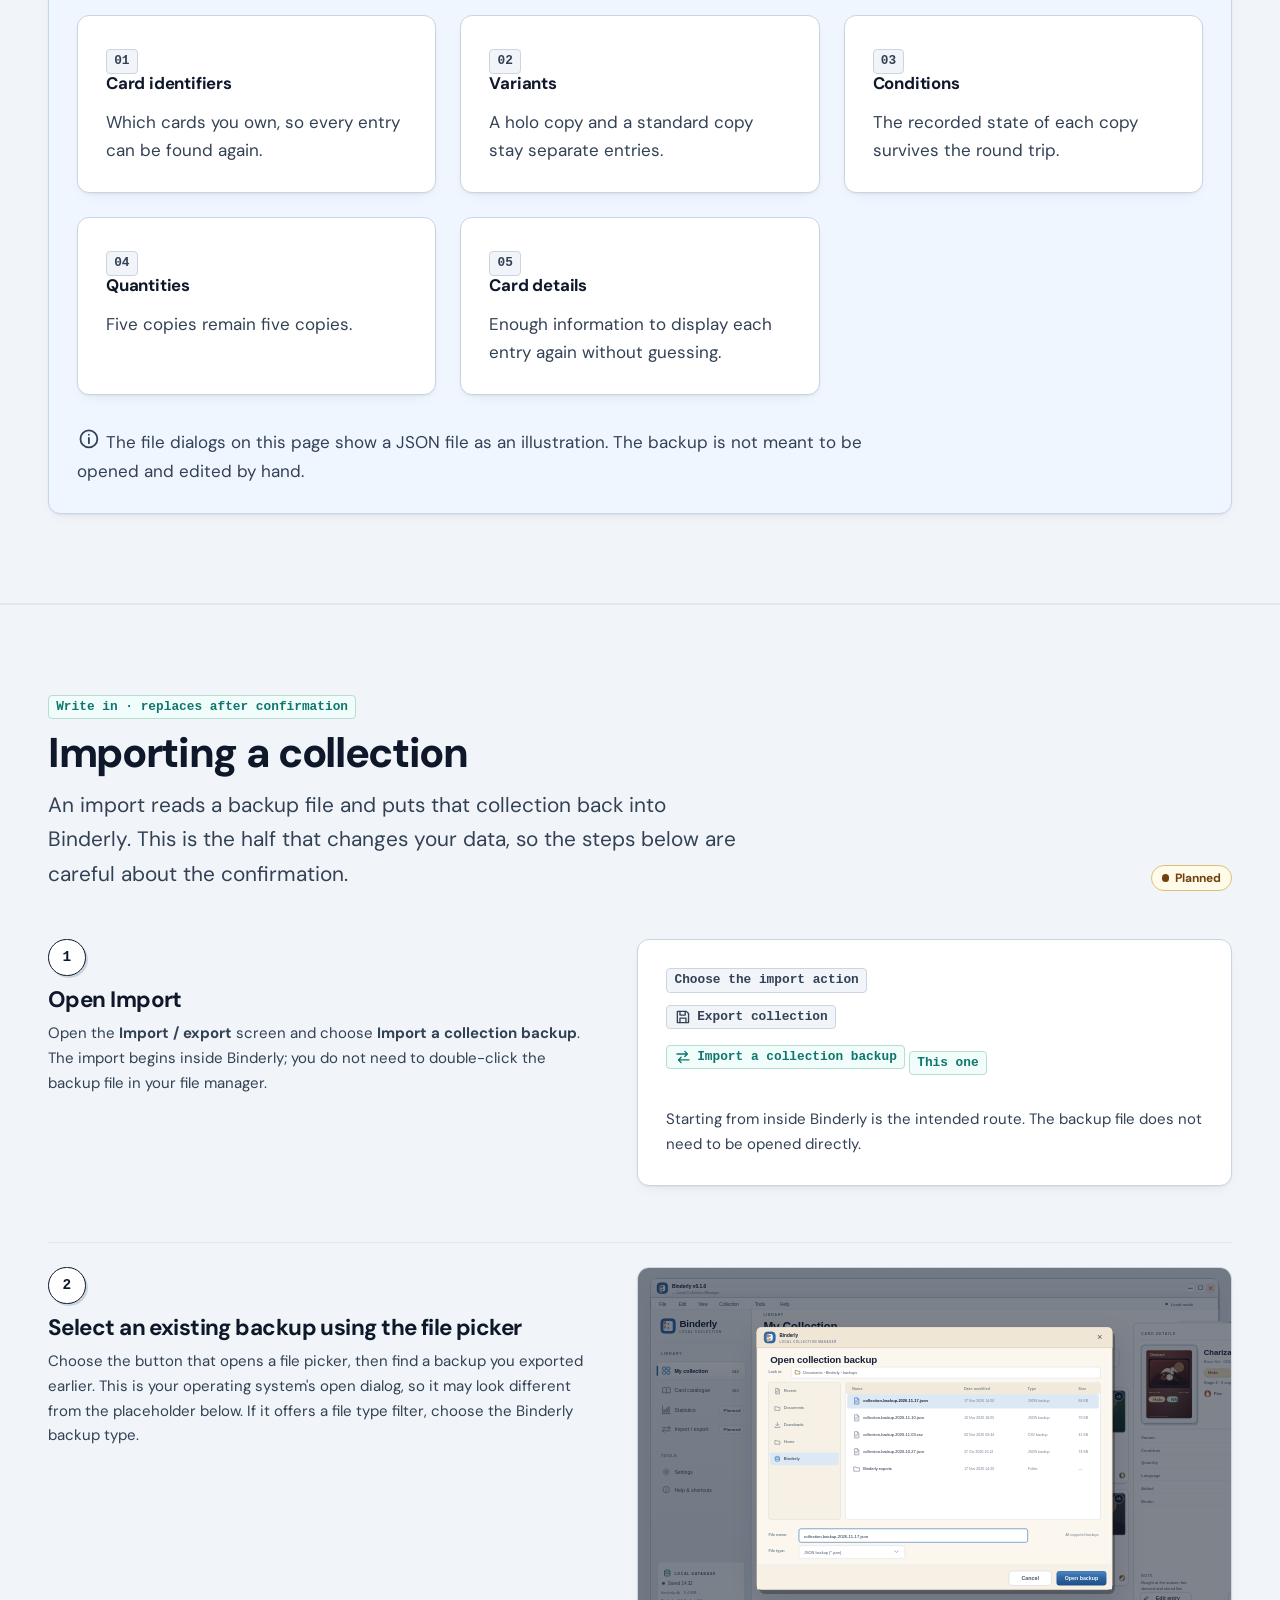
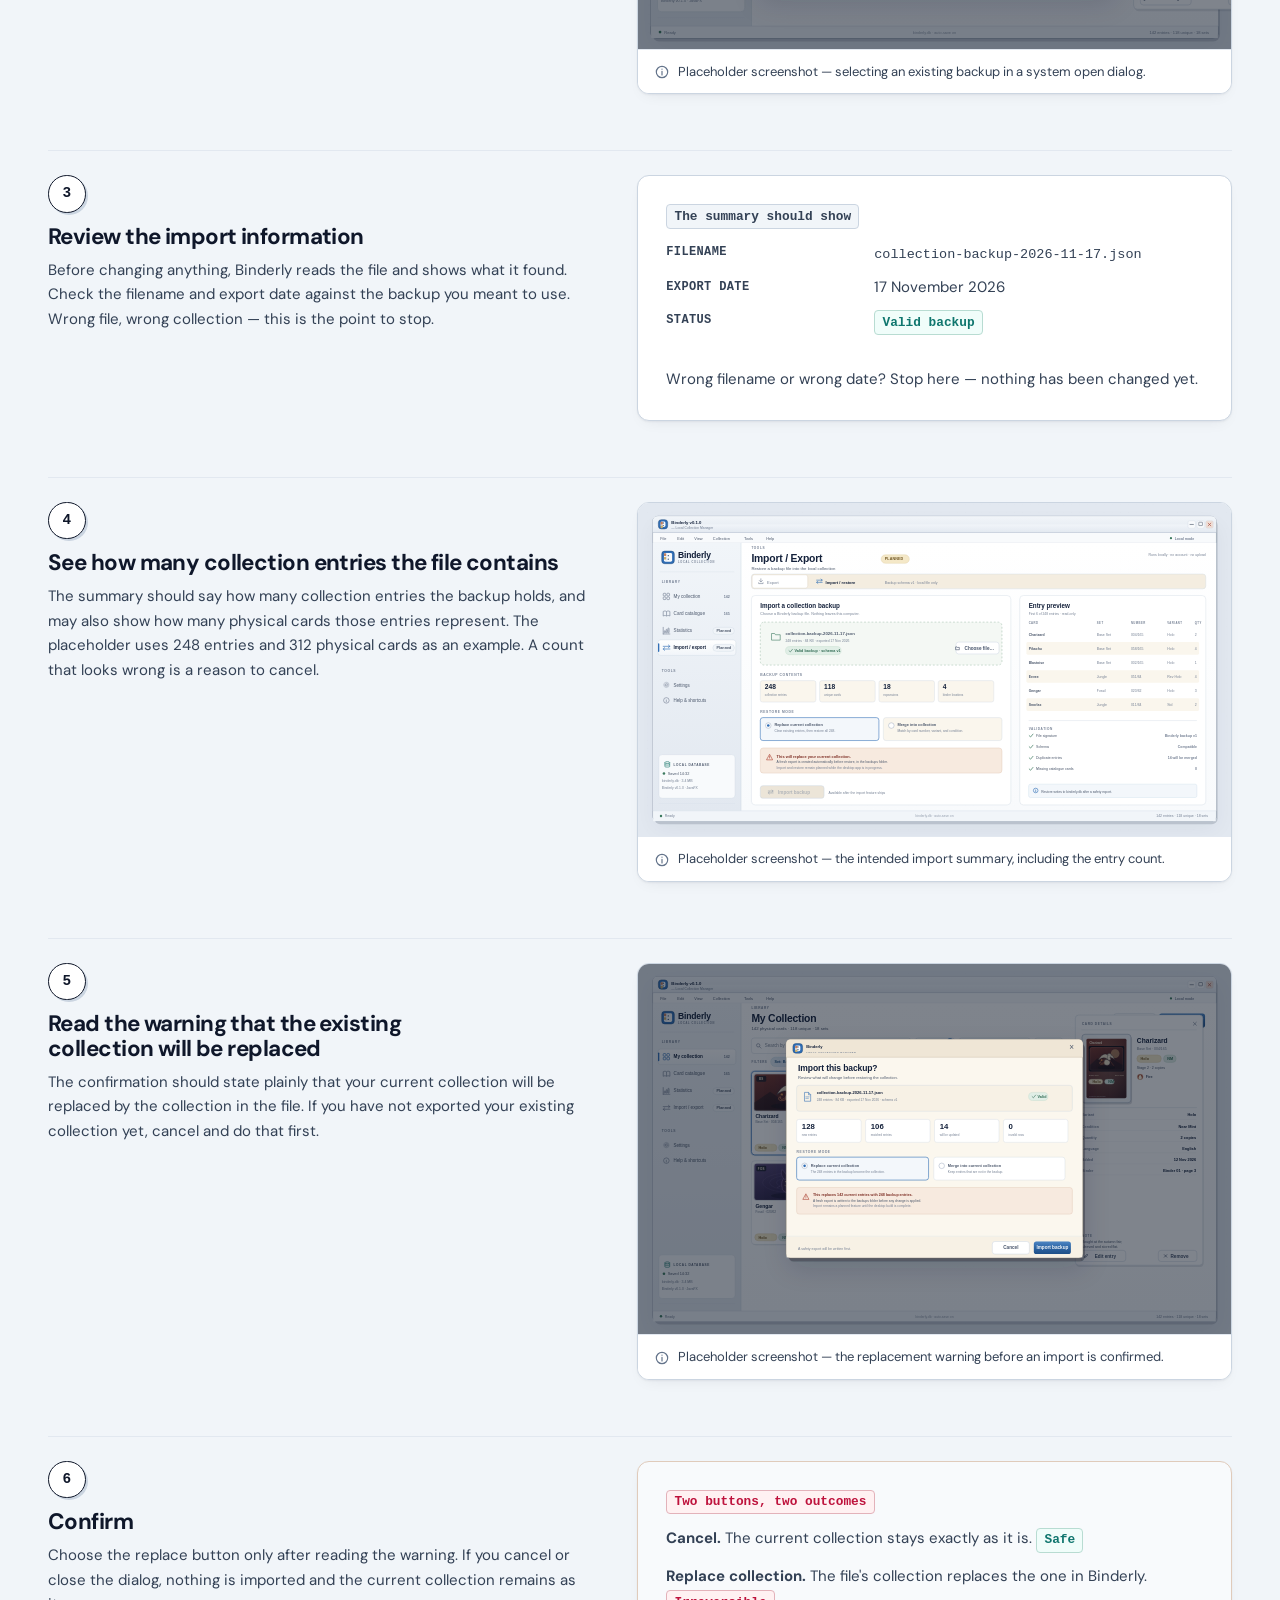
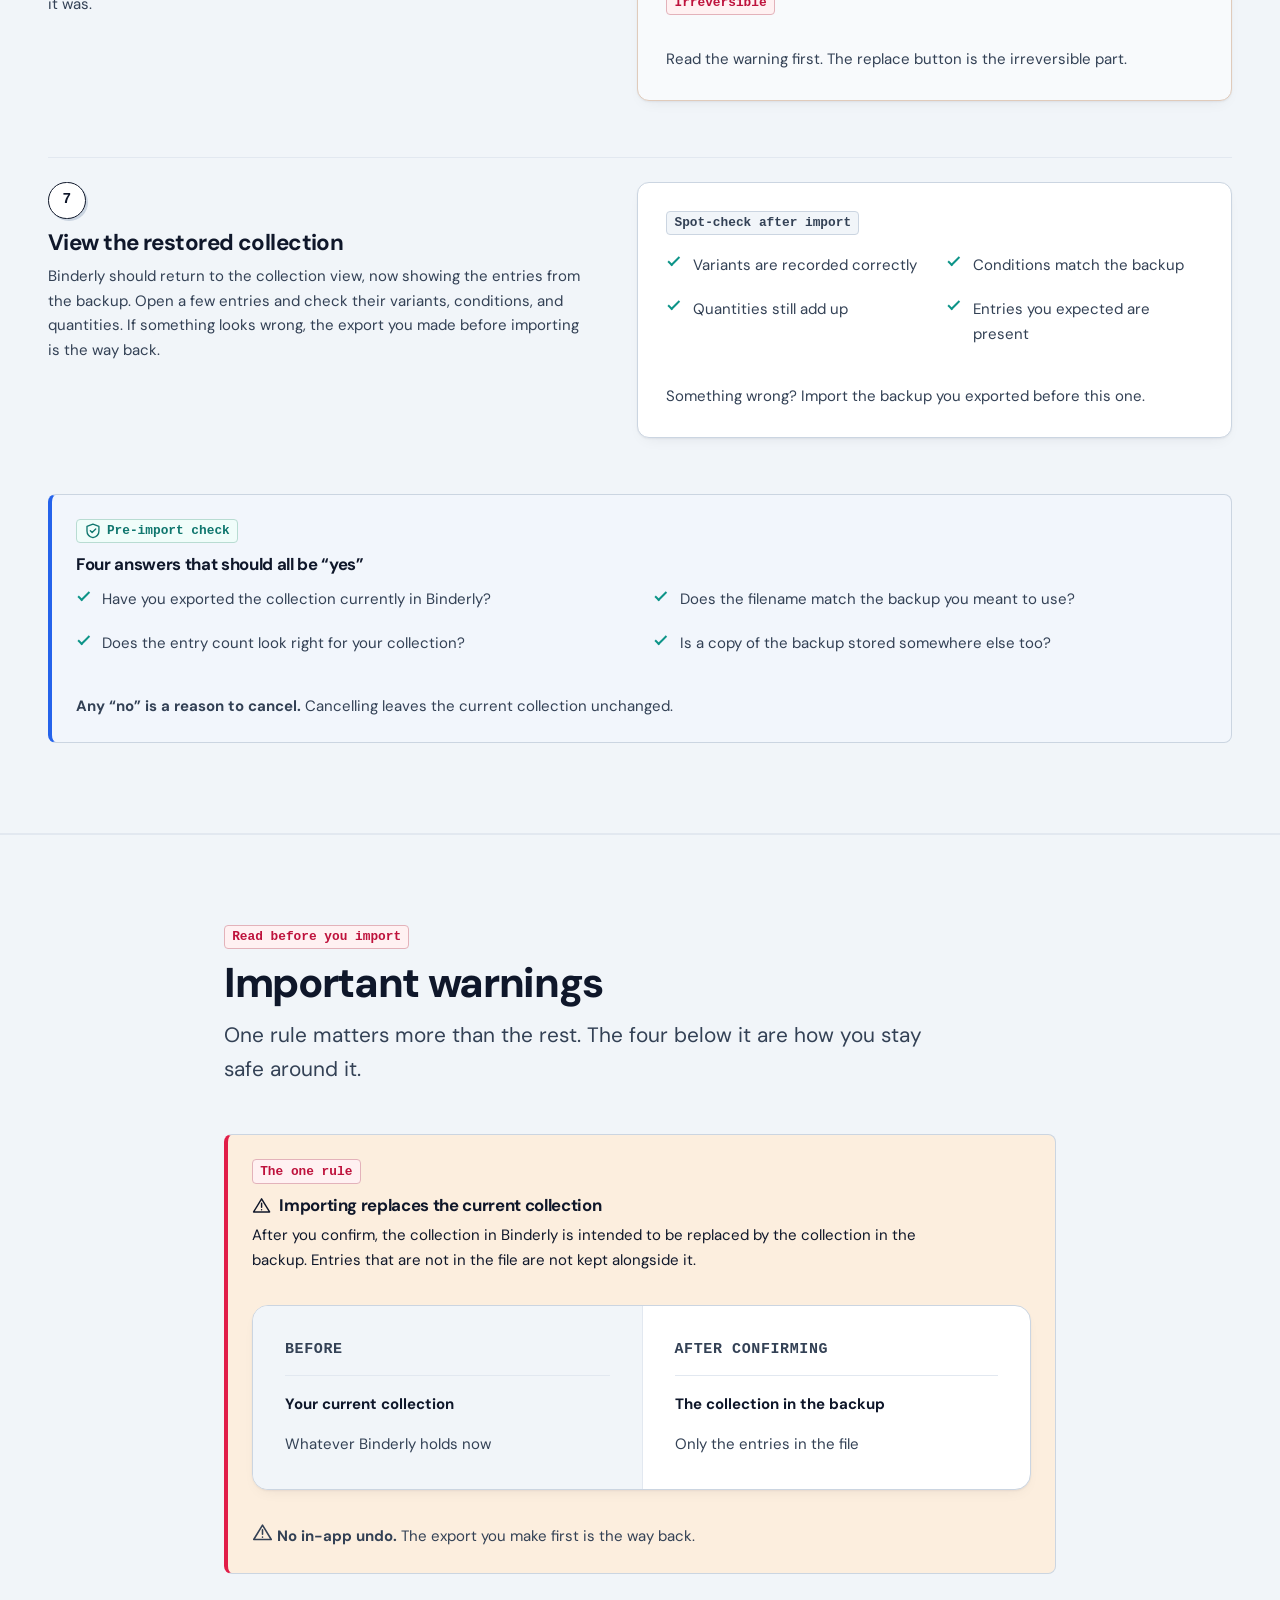
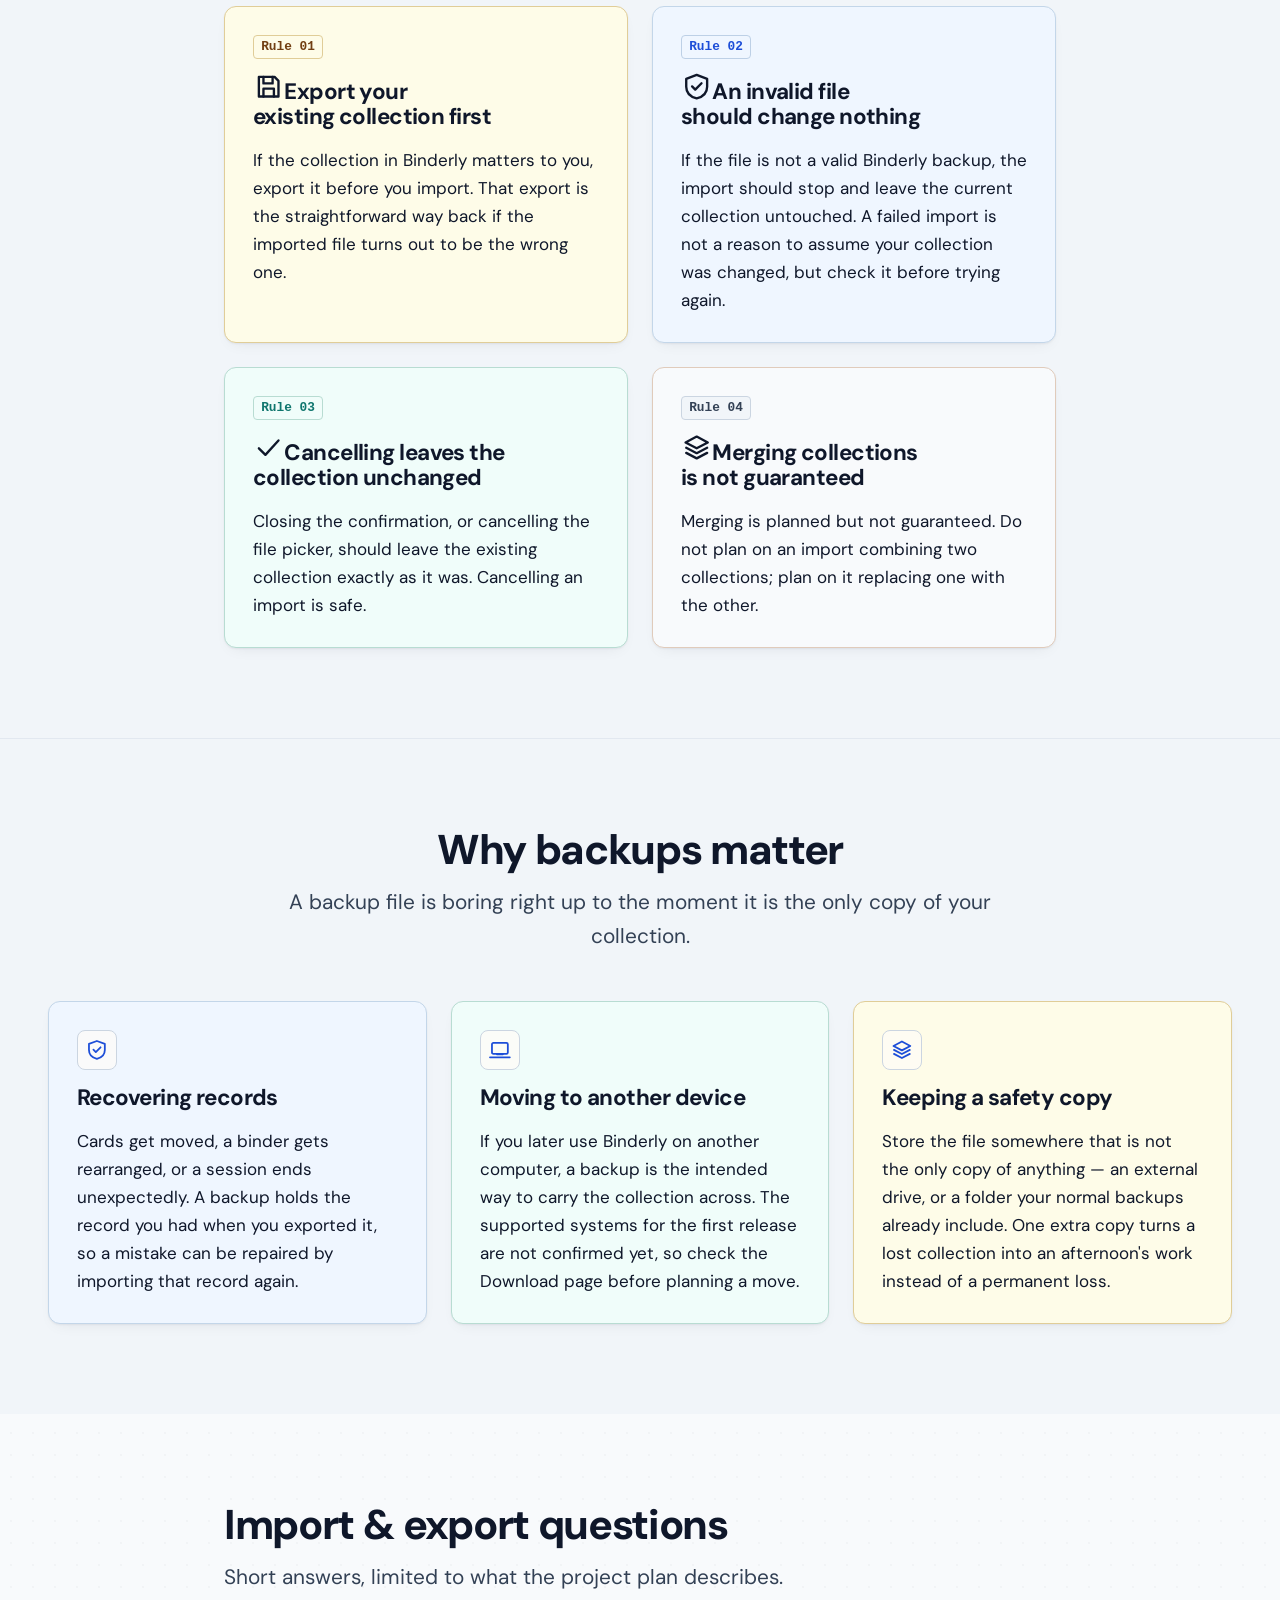
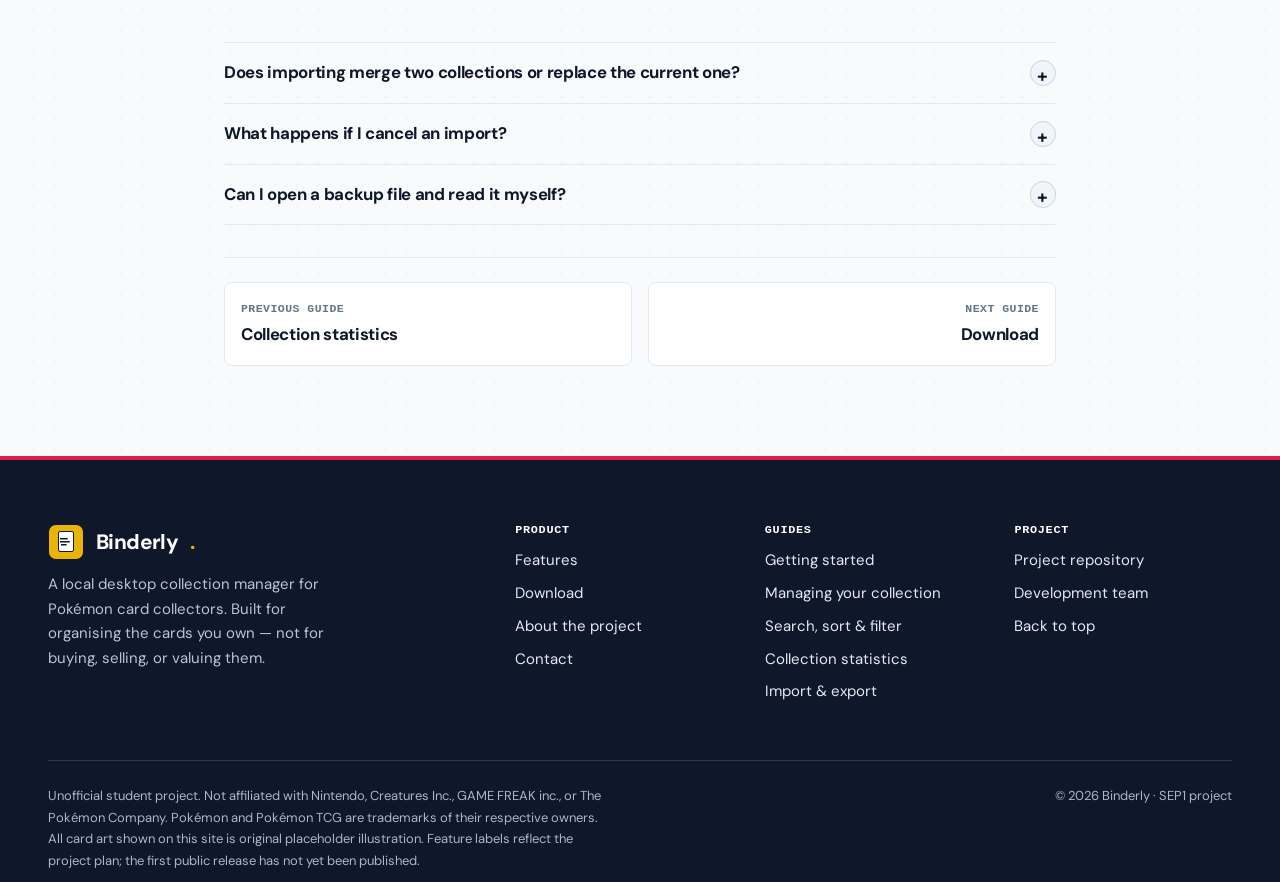
<file: copy/import-export.html>
<!DOCTYPE html>
<html lang="en">
<head>
  <meta charset="utf-8">
  <meta name="viewport" content="width=device-width, initial-scale=1">
  <title>Import &amp; export — Binderly guide</title>
  <meta name="description" content="A beginner-friendly guide to exporting a Binderly collection as a backup file and importing it again, including what the file contains and the warnings to read before replacing a collection.">
  <meta name="theme-color" content="#f8fafc">
  <link rel="icon" href="assets/img/favicon.svg" type="image/svg+xml">
  <meta property="og:type" content="article">
  <meta property="og:title" content="Import &amp; export — Binderly guide">
  <meta property="og:description" content="How backing up and restoring a Pokémon collection is intended to work in Binderly, with seven steps for export, seven for import, and the warnings that matter.">
  <meta property="og:image" content="assets/img/og-cover.png">
  <meta name="twitter:card" content="summary_large_image">
  <link rel="stylesheet" href="assets/css/main.css">
  <link rel="stylesheet" href="assets/css/pages/import-export.css">
  <script src="assets/js/site-config.js" defer></script>
  <script src="assets/js/site.js" defer></script>
</head>
<body>
  <a class="skip-link" href="#main">Skip to main content</a>

  <header class="site-header">
    <div class="container site-header__inner">
      <a class="brand" href="index.html">
        <span class="brand__mark" aria-hidden="true"></span>
        <span data-site-name>Binderly</span><span class="brand__dot" aria-hidden="true">.</span>
      </a>
      <button class="nav-toggle" type="button" aria-expanded="false" aria-controls="site-nav" aria-label="Open navigation">
        <span></span><span></span><span></span>
      </button>
      <nav class="nav" id="site-nav" aria-label="Main">
        <ul class="nav__list">
          <li><a class="nav__link" href="features.html">Features</a></li>
          <li>
            <details class="nav__dropdown">
              <summary class="nav__link">Guides</summary>
              <ul class="nav__submenu">
                <li><a href="getting-started.html">Getting started</a></li>
                <li><a href="managing-your-collection.html">Managing your collection</a></li>
                <li><a href="search-sort-filter.html">Search, sort &amp; filter</a></li>
                <li><a href="statistics.html">Collection statistics</a></li>
                <li><a href="import-export.html">Import &amp; export</a></li>
              </ul>
            </details>
          </li>
          <li><a class="nav__link" href="download.html">Download</a></li>
          <li><a class="nav__link" href="about.html">About</a></li>
          <li><a class="nav__link" href="contact.html">Contact</a></li>
        </ul>
      </nav>
    </div>
  </header>

  <main id="main">
    <section class="page-hero page-hero--sky">
      <div class="container page-hero__inner">
        <div>
          <p class="tab-label">Guide 5 of 5</p>
          <h1>Back up your collection. Restore it when you need to.</h1>
          <p class="lead">An export creates a file you keep. An import puts the collection stored in one of those files back into Binderly. This guide walks through both, one step at a time, and shows where the irreversible part of an import begins.</p>
          <div class="btn-row">
            <a class="btn btn--primary" href="#exporting">Start with exporting</a>
            <a class="btn btn--ghost" href="#importing">Jump to importing</a>
          </div>
        </div>
        <aside class="page-hero__aside" aria-labelledby="import-export-status">
          <h2 id="import-export-status">Feature status</h2>
          <p><span class="status status--planned" data-feature-status="importExport">Planned</span></p>
          <p>Import &amp; export is planned for a later release. It is not confirmed in the current build of Binderly.</p>
          <p class="muted">The first public release has not been published, so there is no download to check yet.</p>
        </aside>
      </div>
    </section>

    <section class="section section--tight">
      <div class="container container--narrow">
        <div class="panel panel--warning">
          <h2 class="panel__title"><span class="icon icon--warning" aria-hidden="true"></span>This guide describes an intended workflow</h2>
          <p>Import &amp; export is a <strong>planned</strong> feature in the project plan. It may change before release, and it is not confirmed for the current version of the app. Treat the steps below as the intended design, not as a description of buttons you can press today.</p>
          <p>Because the first public release is still unpublished, there is nothing to download and no backup you can create in Binderly yet. When a release exists, the <a href="download.html">Download page</a> will be the place to check what it includes.</p>
        </div>
      </div>
    </section>

    <section class="section section--tight" aria-labelledby="export-import-glance">
      <div class="container">
        <div class="section-head section-head--center">
          <div class="section-head__text">
            <div class="kicker kicker--center"><span class="mono-tag mono-tag--blue">Two actions, two different outcomes</span></div>
            <h2 id="export-import-glance">Export vs. import at a glance</h2>
            <p>Export copies your collection out. Import writes a backup back in. Only one of them touches the collection you already have.</p>
          </div>
        </div>

        <div class="comparison-split">
          <div class="comparison-split__col comparison-split__col--muted">
            <p class="comparison-split__head">
              <span><span class="icon icon--save" aria-hidden="true"></span> Export</span>
              <span class="mono-tag mono-tag--teal">Safe · non-destructive</span>
            </p>
            <h3>Creates a backup file</h3>
            <p>Binderly reads the collection on screen and writes it to one file you choose. Nothing in the app changes — the export is an extra copy, not a move.</p>
            <ul class="checklist-grid">
              <li>Your collection is unchanged</li>
              <li>Safe to repeat any time</li>
              <li>You choose the folder and name</li>
              <li>Interrupting it costs nothing</li>
            </ul>
            <p class="mono-row mt-6">
              <span class="mono-tag mono-tag--blue"><span class="icon icon--save" aria-hidden="true"></span>collection-backup-2026-11-17.json</span>
            </p>
            <p class="muted mt-6">Result: one file you can store or copy anywhere.</p>
          </div>
          <div class="comparison-split__col">
            <p class="comparison-split__head">
              <span><span class="icon icon--transfer" aria-hidden="true"></span> Import</span>
              <span class="mono-tag mono-tag--red">Destructive · replaces</span>
            </p>
            <h3>Replaces the current collection</h3>
            <p>Binderly reads a backup and, after you confirm, swaps the current collection for the one in the file. Entries that are not in the backup are not kept alongside it.</p>
            <ul class="detail-list">
              <li>Changes what Binderly stores</li>
              <li>Requires a confirmation step</li>
              <li>No in-app undo afterwards</li>
              <li>Cancelling changes nothing</li>
            </ul>
            <p class="mono-row mt-6">
              <span class="mono-tag mono-tag--red"><span class="icon icon--warning" aria-hidden="true"></span>Current collection</span>
              <span class="muted" aria-hidden="true">→</span>
              <span class="mono-tag mono-tag--red">Collection in the file</span>
            </p>
            <p class="muted mt-6">Result: the file's collection becomes your collection.</p>
          </div>
        </div>

        <p class="panel panel--warning mt-6"><strong>Rule of thumb:</strong> export before you import. The export you make first is the way back.</p>
      </div>
    </section>

    <section class="section section--blue" id="exporting">
      <div class="container">
        <div class="section-head">
          <div class="section-head__text">
            <div class="kicker"><span class="mono-tag mono-tag--blue">Copy out · nothing in the app changes</span></div>
            <h2>Exporting a collection</h2>
            <p>An export turns the collection you are viewing into one file you can keep. Nothing in Binderly changes when you export — the file is an extra copy, not a move.</p>
          </div>
          <span class="status status--planned" data-feature-status="importExport">Planned</span>
        </div>

        <ol class="steps">
          <li class="step">
            <div class="step__body">
              <span class="step__num" aria-hidden="true"></span>
              <h3>Open collection management</h3>
              <p>Start in Binderly with the collection you want to copy. Open <strong>My collection</strong>, then the <strong>Import / export</strong> screen from the app navigation. Check that the collection on screen is the one you mean to back up before you continue.</p>
            </div>
            <div class="step__media">
              <div class="card">
                <div class="kicker"><span class="mono-tag">Where to find it</span></div>
                <div class="mono-row">
                  <span class="visually-hidden">Example path: </span>
                  <span class="mono-tag"><span class="icon icon--binder" aria-hidden="true"></span>My collection</span>
                  <span class="muted" aria-hidden="true">›</span>
                  <span class="mono-tag mono-tag--blue"><span class="icon icon--transfer" aria-hidden="true"></span>Import / export</span>
                </div>
                <p class="muted mt-6">The screen lists both actions: <strong>Export collection</strong> and <strong>Import a collection backup</strong>.</p>
              </div>
            </div>
          </li>
          <li class="step">
            <div class="step__body">
              <span class="step__num" aria-hidden="true"></span>
              <h3>Select Export</h3>
              <p>Choose <strong>Export collection</strong>. Binderly gathers the entries in your collection — card, variant, condition, and quantity — and prepares them for a single backup file. No file has been written yet.</p>
            </div>
            <div class="step__media">
              <figure class="shot">
                <img class="shot__img" src="assets/img/placeholders/export-interface.svg" alt="Placeholder mockup of the Binderly Import / export screen, with an Export collection panel that lists card identifiers, variants, conditions, quantities, and a sample backup filename." width="1600" height="900">
                <figcaption class="shot__caption"><span class="icon icon--info" aria-hidden="true"></span>Placeholder screenshot — the intended Import / export screen and its Export collection panel.</figcaption>
              </figure>
            </div>
          </li>
          <li class="step">
            <div class="step__body">
              <span class="step__num" aria-hidden="true"></span>
              <h3>Open the system file-saving dialog</h3>
              <p>Continuing opens the save dialog provided by your operating system, not a window drawn by Binderly. It may look different on your computer, but it works like any other Save dialog you have used.</p>
            </div>
            <div class="step__media">
              <figure class="shot">
                <img class="shot__img" src="assets/img/placeholders/export-file-dialog.svg" alt="Placeholder operating system dialog titled Save collection backup, with a file name field, a Collection backup file type, a list of recent backup files, and Cancel and Save backup buttons." width="1400" height="900">
                <figcaption class="shot__caption"><span class="icon icon--info" aria-hidden="true"></span>Placeholder screenshot — a system save dialog with a suggested backup filename.</figcaption>
              </figure>
            </div>
          </li>
          <li class="step">
            <div class="step__body">
              <span class="step__num" aria-hidden="true"></span>
              <h3>Choose a location</h3>
              <p>Pick a folder you will remember, such as Documents or a dedicated Binderly folder. The placeholder dialog shows Documents › Binderly as an example, not as a required location. A backup is only useful if you can find it again.</p>
            </div>
            <div class="step__media">
              <div class="card">
                <div class="kicker"><span class="mono-tag">Example folder path</span></div>
                <div class="mono-row">
                  <span class="visually-hidden">Example path: </span>
                  <span class="mono-tag">Documents</span>
                  <span class="muted" aria-hidden="true">/</span>
                  <span class="mono-tag">Binderly</span>
                  <span class="muted" aria-hidden="true">/</span>
                  <span class="mono-tag mono-tag--blue">collection-backup-2026-11-17.json</span>
                </div>
                <p class="muted mt-6">Any folder you will remember works. A backup you cannot find is not a backup.</p>
              </div>
            </div>
          </li>
          <li class="step">
            <div class="step__body">
              <span class="step__num" aria-hidden="true"></span>
              <h3>Choose a filename if prompted</h3>
              <p>The dialog may suggest a name such as <span class="chip">collection-backup-2026-11-17.json</span>. Keep it or write your own. A date in the name tells you when the backup was made. Keep the file type the dialog offers; changing the extension can make the file harder to recognise later.</p>
            </div>
            <div class="step__media">
              <div class="card">
                <div class="kicker"><span class="mono-tag">Reading the suggested name</span></div>
                <p><span class="code-badge">collection-backup-2026-11-17.json</span></p>
                <ul class="detail-list">
                  <li><span class="mono-tag">collection-backup</span> what the file holds</li>
                  <li><span class="mono-tag mono-tag--blue">2026-11-17</span> the day you exported</li>
                  <li><span class="mono-tag mono-tag--teal">.json</span> keep the offered file type</li>
                </ul>
              </div>
            </div>
          </li>
          <li class="step">
            <div class="step__body">
              <span class="step__num" aria-hidden="true"></span>
              <h3>Confirm the export</h3>
              <p>Choose the save button in the dialog. Binderly should then write the file and show a confirmation. If you cancel the dialog instead, no file is created and your collection stays exactly as it is.</p>
            </div>
            <div class="step__media">
              <div class="card">
                <div class="kicker"><span class="mono-tag">What your choice does</span></div>
                <ul class="detail-list">
                  <li><strong>Save backup.</strong> The file is written to the folder you chose. <span class="mono-tag mono-tag--teal">Safe</span></li>
                  <li><strong>Cancel.</strong> No file is created. Your collection is untouched. <span class="mono-tag">No change</span></li>
                </ul>
              </div>
            </div>
          </li>
          <li class="step">
            <div class="step__body">
              <span class="step__num" aria-hidden="true"></span>
              <h3>Locate the saved backup file</h3>
              <p>Open the folder you chose and check that the file is there. Note the path, or copy the file to a second place. If it is missing, look in the folder you selected in step four before exporting again.</p>
            </div>
            <div class="step__media">
              <div class="card">
                <div class="kicker"><span class="mono-tag">Backup check</span></div>
                <ul class="checklist-grid">
                  <li>The file appears in the folder you chose</li>
                  <li>The name still ends in .json</li>
                  <li>A second copy sits somewhere you trust</li>
                </ul>
                <p class="muted mt-6">Missing? Re-check the folder from step four before exporting again.</p>
              </div>
            </div>
          </li>
        </ol>

        <div class="card card--tint-blue mt-6">
          <div class="kicker">
            <span class="mono-tag mono-tag--blue">What the backup carries</span>
            <span class="mono-tag mono-tag--blue">collection-backup-2026-11-17.json</span>
          </div>
          <h3>Five details an import needs to rebuild your collection</h3>
          <p class="muted">A backup is not a screenshot of your collection. It is data that a later import can restore from.</p>
          <div class="grid grid--3">
            <div class="card">
              <span class="mono-tag">01</span>
              <h4>Card identifiers</h4>
              <p class="muted">Which cards you own, so every entry can be found again.</p>
            </div>
            <div class="card">
              <span class="mono-tag">02</span>
              <h4>Variants</h4>
              <p class="muted">A holo copy and a standard copy stay separate entries.</p>
            </div>
            <div class="card">
              <span class="mono-tag">03</span>
              <h4>Conditions</h4>
              <p class="muted">The recorded state of each copy survives the round trip.</p>
            </div>
            <div class="card">
              <span class="mono-tag">04</span>
              <h4>Quantities</h4>
              <p class="muted">Five copies remain five copies.</p>
            </div>
            <div class="card">
              <span class="mono-tag">05</span>
              <h4>Card details</h4>
              <p class="muted">Enough information to display each entry again without guessing.</p>
            </div>
          </div>
          <p class="muted mt-6"><span class="icon icon--info" aria-hidden="true"></span> The file dialogs on this page show a JSON file as an illustration. The backup is not meant to be opened and edited by hand.</p>
        </div>
      </div>
    </section>

    <section class="section section--teal" id="importing">
      <div class="container">
        <div class="section-head">
          <div class="section-head__text">
            <div class="kicker"><span class="mono-tag mono-tag--teal">Write in · replaces after confirmation</span></div>
            <h2>Importing a collection</h2>
            <p>An import reads a backup file and puts that collection back into Binderly. This is the half that changes your data, so the steps below are careful about the confirmation.</p>
          </div>
          <span class="status status--planned" data-feature-status="importExport">Planned</span>
        </div>

        <ol class="steps">
          <li class="step">
            <div class="step__body">
              <span class="step__num" aria-hidden="true"></span>
              <h3>Open Import</h3>
              <p>Open the <strong>Import / export</strong> screen and choose <strong>Import a collection backup</strong>. The import begins inside Binderly; you do not need to double-click the backup file in your file manager.</p>
            </div>
            <div class="step__media">
              <div class="card">
                <div class="kicker"><span class="mono-tag">Choose the import action</span></div>
                <ul class="detail-list">
                  <li><span class="mono-tag"><span class="icon icon--save" aria-hidden="true"></span>Export collection</span></li>
                  <li><span class="mono-tag mono-tag--teal"><span class="icon icon--transfer" aria-hidden="true"></span>Import a collection backup</span> <span class="mono-tag mono-tag--teal">This one</span></li>
                </ul>
                <p class="muted mt-6">Starting from inside Binderly is the intended route. The backup file does not need to be opened directly.</p>
              </div>
            </div>
          </li>
          <li class="step">
            <div class="step__body">
              <span class="step__num" aria-hidden="true"></span>
              <h3>Select an existing backup using the file picker</h3>
              <p>Choose the button that opens a file picker, then find a backup you exported earlier. This is your operating system's open dialog, so it may look different from the placeholder below. If it offers a file type filter, choose the Binderly backup type.</p>
            </div>
            <div class="step__media">
              <figure class="shot">
                <img class="shot__img" src="assets/img/placeholders/import-file-dialog.svg" alt="Placeholder operating system dialog titled Open collection backup, with collection-backup-2026-11-17.json selected in Documents, and Cancel and Open backup buttons." width="1400" height="900">
                <figcaption class="shot__caption"><span class="icon icon--info" aria-hidden="true"></span>Placeholder screenshot — selecting an existing backup in a system open dialog.</figcaption>
              </figure>
            </div>
          </li>
          <li class="step">
            <div class="step__body">
              <span class="step__num" aria-hidden="true"></span>
              <h3>Review the import information</h3>
              <p>Before changing anything, Binderly reads the file and shows what it found. Check the filename and export date against the backup you meant to use. Wrong file, wrong collection — this is the point to stop.</p>
            </div>
            <div class="step__media">
              <div class="card">
                <div class="kicker"><span class="mono-tag">The summary should show</span></div>
                <dl class="spec-list">
                  <dt>Filename</dt>
                  <dd><code>collection-backup-2026-11-17.json</code></dd>
                  <dt>Export date</dt>
                  <dd>17 November 2026</dd>
                  <dt>Status</dt>
                  <dd><span class="mono-tag mono-tag--teal">Valid backup</span></dd>
                </dl>
                <p class="muted mt-6">Wrong filename or wrong date? Stop here — nothing has been changed yet.</p>
              </div>
            </div>
          </li>
          <li class="step">
            <div class="step__body">
              <span class="step__num" aria-hidden="true"></span>
              <h3>See how many collection entries the file contains</h3>
              <p>The summary should say how many collection entries the backup holds, and may also show how many physical cards those entries represent. The placeholder uses 248 entries and 312 physical cards as an example. A count that looks wrong is a reason to cancel.</p>
            </div>
            <div class="step__media">
              <figure class="shot">
                <img class="shot__img" src="assets/img/placeholders/import-interface.svg" alt="Placeholder mockup of the Binderly Import / export screen, with an Import a collection backup panel showing a selected file, 248 entries, a valid backup label, and a warning that the current collection will be replaced." width="1600" height="900">
                <figcaption class="shot__caption"><span class="icon icon--info" aria-hidden="true"></span>Placeholder screenshot — the intended import summary, including the entry count.</figcaption>
              </figure>
            </div>
          </li>
          <li class="step">
            <div class="step__body">
              <span class="step__num" aria-hidden="true"></span>
              <h3>Read the warning that the existing collection will be replaced</h3>
              <p>The confirmation should state plainly that your current collection will be replaced by the collection in the file. If you have not exported your existing collection yet, cancel and do that first.</p>
            </div>
            <div class="step__media">
              <figure class="shot">
                <img class="shot__img" src="assets/img/placeholders/import-confirm-dialog.svg" alt="Placeholder dialog mockup titled Replace your current collection? showing the selected backup, 248 collection entries and 312 physical cards, a notice that the current collection will be replaced, and Cancel and Replace collection buttons." width="1600" height="1000">
                <figcaption class="shot__caption"><span class="icon icon--info" aria-hidden="true"></span>Placeholder screenshot — the replacement warning before an import is confirmed.</figcaption>
              </figure>
            </div>
          </li>
          <li class="step">
            <div class="step__body">
              <span class="step__num" aria-hidden="true"></span>
              <h3>Confirm</h3>
              <p>Choose the replace button only after reading the warning. If you cancel or close the dialog, nothing is imported and the current collection remains as it was.</p>
            </div>
            <div class="step__media">
              <div class="card card--tint-peach">
                <div class="kicker"><span class="mono-tag mono-tag--red">Two buttons, two outcomes</span></div>
                <ul class="detail-list">
                  <li><strong>Cancel.</strong> The current collection stays exactly as it is. <span class="mono-tag mono-tag--teal">Safe</span></li>
                  <li><strong>Replace collection.</strong> The file's collection replaces the one in Binderly. <span class="mono-tag mono-tag--red">Irreversible</span></li>
                </ul>
                <p class="muted mt-6">Read the warning first. The replace button is the irreversible part.</p>
              </div>
            </div>
          </li>
          <li class="step">
            <div class="step__body">
              <span class="step__num" aria-hidden="true"></span>
              <h3>View the restored collection</h3>
              <p>Binderly should return to the collection view, now showing the entries from the backup. Open a few entries and check their variants, conditions, and quantities. If something looks wrong, the export you made before importing is the way back.</p>
            </div>
            <div class="step__media">
              <div class="card">
                <div class="kicker"><span class="mono-tag">Spot-check after import</span></div>
                <ul class="checklist-grid">
                  <li>Variants are recorded correctly</li>
                  <li>Conditions match the backup</li>
                  <li>Quantities still add up</li>
                  <li>Entries you expected are present</li>
                </ul>
                <p class="muted mt-6">Something wrong? Import the backup you exported before this one.</p>
              </div>
            </div>
          </li>
        </ol>

        <div class="panel panel--info mt-6">
          <div class="kicker"><span class="mono-tag mono-tag--teal"><span class="icon icon--shield" aria-hidden="true"></span>Pre-import check</span></div>
          <h3 class="panel__title">Four answers that should all be “yes”</h3>
          <ul class="checklist-grid">
            <li>Have you exported the collection currently in Binderly?</li>
            <li>Does the filename match the backup you meant to use?</li>
            <li>Does the entry count look right for your collection?</li>
            <li>Is a copy of the backup stored somewhere else too?</li>
          </ul>
          <p class="muted mt-6"><strong>Any “no” is a reason to cancel.</strong> Cancelling leaves the current collection unchanged.</p>
        </div>
      </div>
    </section>

    <section class="section section--peach" id="warnings">
      <div class="container container--narrow">
        <div class="section-head">
          <div class="section-head__text">
            <div class="kicker"><span class="mono-tag mono-tag--red">Read before you import</span></div>
            <h2>Important warnings</h2>
            <p>One rule matters more than the rest. The four below it are how you stay safe around it.</p>
          </div>
        </div>

        <div class="panel panel--danger">
          <p class="kicker"><span class="mono-tag mono-tag--red">The one rule</span></p>
          <h3 class="panel__title"><span class="icon icon--warning" aria-hidden="true"></span>Importing replaces the current collection</h3>
          <p>After you confirm, the collection in Binderly is intended to be replaced by the collection in the backup. Entries that are not in the file are not kept alongside it.</p>
          <div class="comparison-split mt-6">
            <div class="comparison-split__col comparison-split__col--muted">
              <p class="comparison-split__head">Before</p>
              <p><strong>Your current collection</strong></p>
              <p class="muted">Whatever Binderly holds now</p>
            </div>
            <div class="comparison-split__col">
              <p class="comparison-split__head">After confirming</p>
              <p><strong>The collection in the backup</strong></p>
              <p class="muted">Only the entries in the file</p>
            </div>
          </div>
          <p class="muted mt-6"><span class="icon icon--warning" aria-hidden="true"></span> <strong>No in-app undo.</strong> The export you make first is the way back.</p>
        </div>

        <div class="grid grid--2 mt-6">
          <article class="card card--tint-yellow">
            <p class="kicker"><span class="mono-tag mono-tag--yellow">Rule 01</span></p>
            <h3><span class="icon icon--save" aria-hidden="true"></span>Export your existing collection first</h3>
            <p>If the collection in Binderly matters to you, export it before you import. That export is the straightforward way back if the imported file turns out to be the wrong one.</p>
          </article>
          <article class="card card--tint-blue">
            <p class="kicker"><span class="mono-tag mono-tag--blue">Rule 02</span></p>
            <h3><span class="icon icon--shield" aria-hidden="true"></span>An invalid file should change nothing</h3>
            <p>If the file is not a valid Binderly backup, the import should stop and leave the current collection untouched. A failed import is not a reason to assume your collection was changed, but check it before trying again.</p>
          </article>
          <article class="card card--tint-teal">
            <p class="kicker"><span class="mono-tag mono-tag--teal">Rule 03</span></p>
            <h3><span class="icon icon--check" aria-hidden="true"></span>Cancelling leaves the collection unchanged</h3>
            <p>Closing the confirmation, or cancelling the file picker, should leave the existing collection exactly as it was. Cancelling an import is safe.</p>
          </article>
          <article class="card card--tint-peach">
            <p class="kicker"><span class="mono-tag">Rule 04</span></p>
            <h3><span class="icon icon--layers" aria-hidden="true"></span>Merging collections is not guaranteed</h3>
            <p>Merging is planned but not guaranteed. Do not plan on an import combining two collections; plan on it replacing one with the other.</p>
          </article>
        </div>
      </div>
    </section>

    <section class="section section--paper-deep" id="why-backups-matter">
      <div class="container">
        <div class="section-head section-head--center">
          <div class="section-head__text">
            <h2>Why backups matter</h2>
            <p>A backup file is boring right up to the moment it is the only copy of your collection.</p>
          </div>
        </div>

        <div class="grid grid--3">
          <article class="card card--tint-blue">
            <p><span class="feature-card__icon" aria-hidden="true"><span class="icon icon--shield" aria-hidden="true"></span></span></p>
            <h3>Recovering records</h3>
            <p>Cards get moved, a binder gets rearranged, or a session ends unexpectedly. A backup holds the record you had when you exported it, so a mistake can be repaired by importing that record again.</p>
          </article>
          <article class="card card--tint-teal">
            <p><span class="feature-card__icon" aria-hidden="true"><span class="icon icon--laptop" aria-hidden="true"></span></span></p>
            <h3>Moving to another device</h3>
            <p>If you later use Binderly on another computer, a backup is the intended way to carry the collection across. The supported systems for the first release are not confirmed yet, so check the Download page before planning a move.</p>
          </article>
          <article class="card card--tint-yellow">
            <p><span class="feature-card__icon" aria-hidden="true"><span class="icon icon--layers" aria-hidden="true"></span></span></p>
            <h3>Keeping a safety copy</h3>
            <p>Store the file somewhere that is not the only copy of anything — an external drive, or a folder your normal backups already include. One extra copy turns a lost collection into an afternoon's work instead of a permanent loss.</p>
          </article>
        </div>
      </div>
    </section>

    <section class="section" id="faq">
      <div class="container container--narrow">
        <div class="section-head">
          <div class="section-head__text">
            <h2>Import &amp; export questions</h2>
            <p>Short answers, limited to what the project plan describes.</p>
          </div>
        </div>

        <div class="faq">
          <details class="faq__item">
            <summary>Does importing merge two collections or replace the current one?</summary>
            <div>
              <p>Importing is planned to <strong>replace</strong> the current collection after you confirm. Merging is listed as a planned feature and is not guaranteed in the current plan, so do not rely on an import to combine collections. Export the current collection first if you want to keep it.</p>
            </div>
          </details>
          <details class="faq__item">
            <summary>What happens if I cancel an import?</summary>
            <div>
              <p>Cancelling the file picker or the replacement confirmation should leave your existing collection exactly as it was. Nothing is imported until you confirm, so cancelling is the safe choice when you are unsure.</p>
            </div>
          </details>
          <details class="faq__item">
            <summary>Can I open a backup file and read it myself?</summary>
            <div>
              <p>A backup is intended to be restored by Binderly, not browsed as a document. The file is not promised to be readable or useful in other software, and this guide does not treat it as an editable list of cards. The file dialogs on this page show JSON as an illustration of a file type, not as a promise about what you will find inside.</p>
            </div>
          </details>
        </div>

        <nav class="page-nav mt-6" aria-label="Guide pages">
          <a href="statistics.html">
            <span>Previous guide</span>
            <strong>Collection statistics</strong>
          </a>
          <a href="download.html">
            <span>Next guide</span>
            <strong>Download</strong>
          </a>
        </nav>
      </div>
    </section>
  </main>

  <footer class="site-footer">
    <div class="container footer__grid">
      <div class="footer__brand">
        <a class="brand" href="index.html">
          <span class="brand__mark" aria-hidden="true"></span>
          <span data-site-name>Binderly</span><span class="brand__dot" aria-hidden="true">.</span>
        </a>
        <p>A local desktop collection manager for Pokémon card collectors. Built for organising the cards you own — not for buying, selling, or valuing them.</p>
      </div>
      <div class="footer__col">
        <h2>Product</h2>
        <ul>
          <li><a href="features.html">Features</a></li>
          <li><a href="download.html">Download</a></li>
          <li><a href="about.html">About the project</a></li>
          <li><a href="contact.html">Contact</a></li>
        </ul>
      </div>
      <div class="footer__col">
        <h2>Guides</h2>
        <ul>
          <li><a href="getting-started.html">Getting started</a></li>
          <li><a href="managing-your-collection.html">Managing your collection</a></li>
          <li><a href="search-sort-filter.html">Search, sort &amp; filter</a></li>
          <li><a href="statistics.html">Collection statistics</a></li>
          <li><a href="import-export.html">Import &amp; export</a></li>
        </ul>
      </div>
      <div class="footer__col">
        <h2>Project</h2>
        <ul>
          <li><a href="https://github.com/alexmark7/hjemmeside" data-repo-link>Project repository</a></li>
          <li><a href="about.html#team">Development team</a></li>
          <li><a href="#main">Back to top</a></li>
        </ul>
      </div>
    </div>
    <div class="container footer__bottom">
      <p>Unofficial student project. Not affiliated with Nintendo, Creatures Inc., GAME FREAK inc., or The Pokémon Company. Pokémon and Pokémon TCG are trademarks of their respective owners. All card art shown on this site is original placeholder illustration. Feature labels reflect the project plan; the first public release has not yet been published.</p>
      <p>© <span data-year>2026</span> <span data-site-name>Binderly</span> · SEP1 project</p>
    </div>
  </footer>
</body>
</html>
</file>
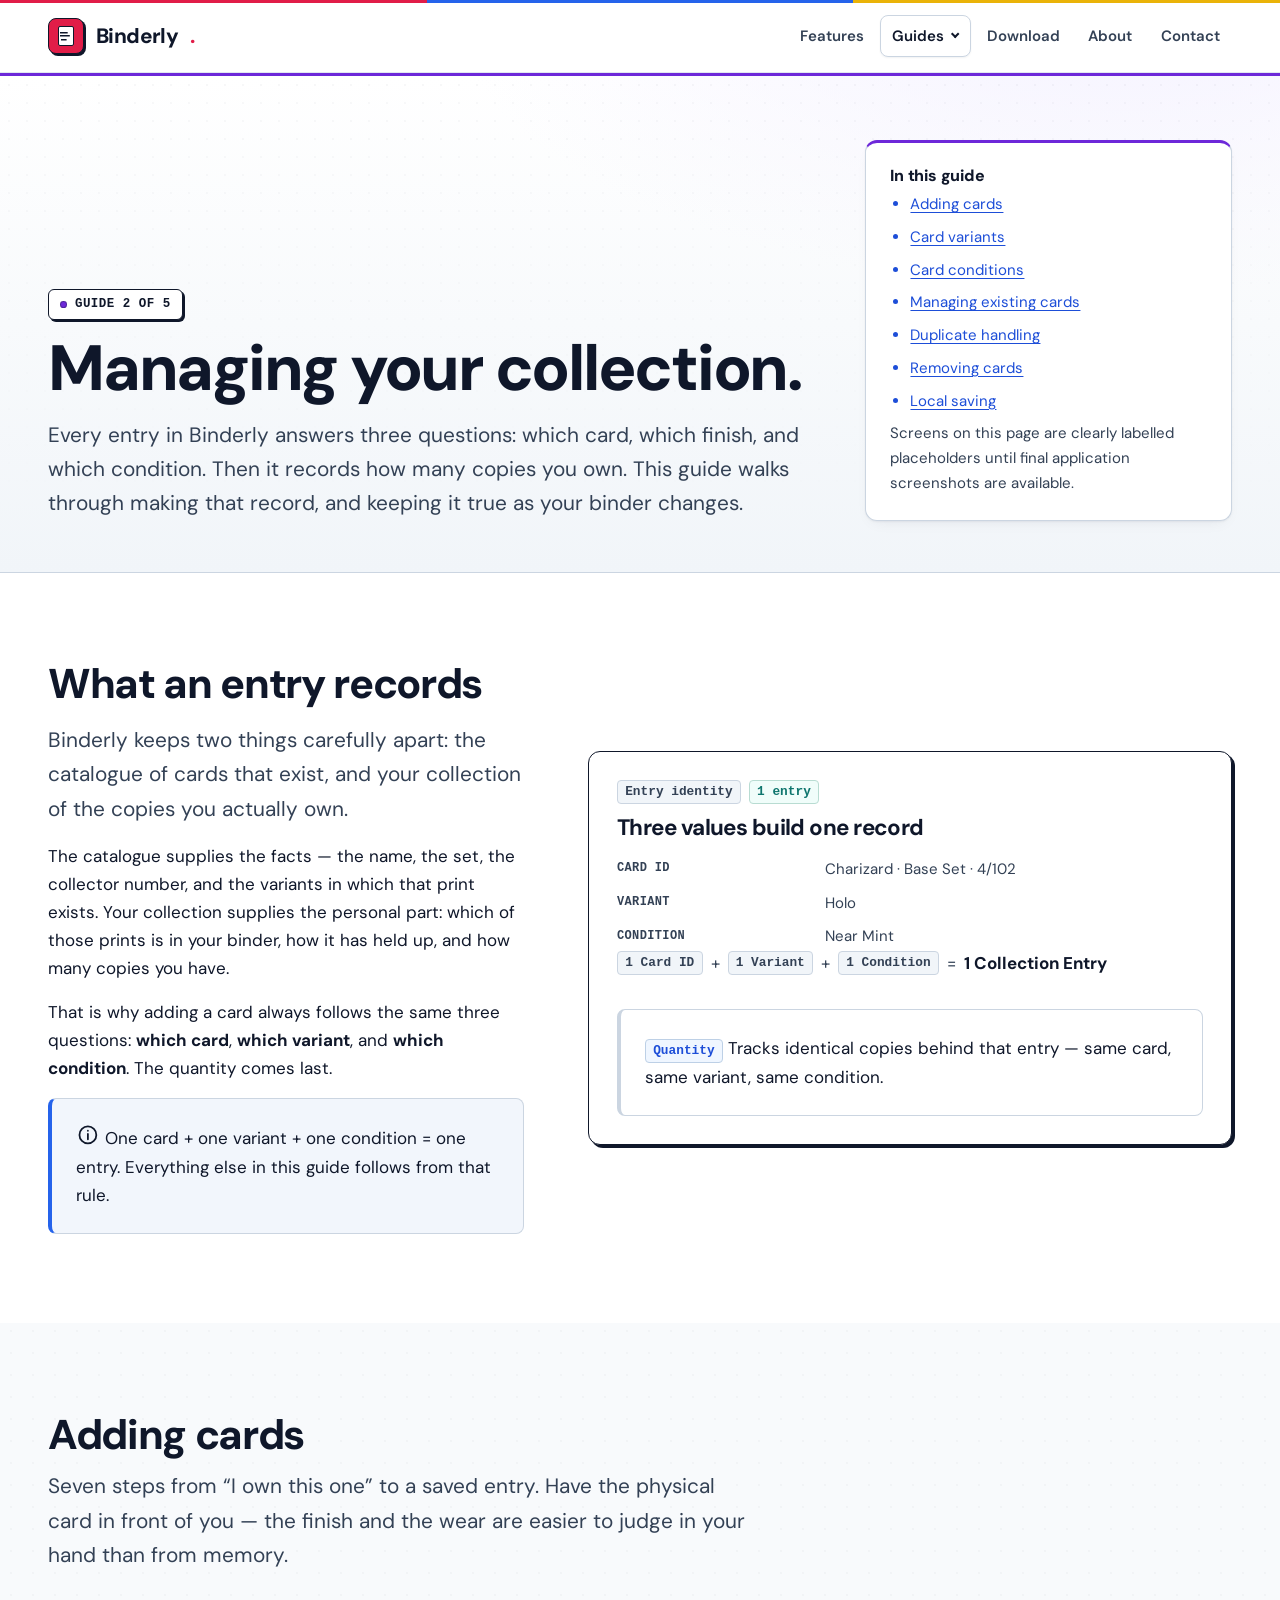
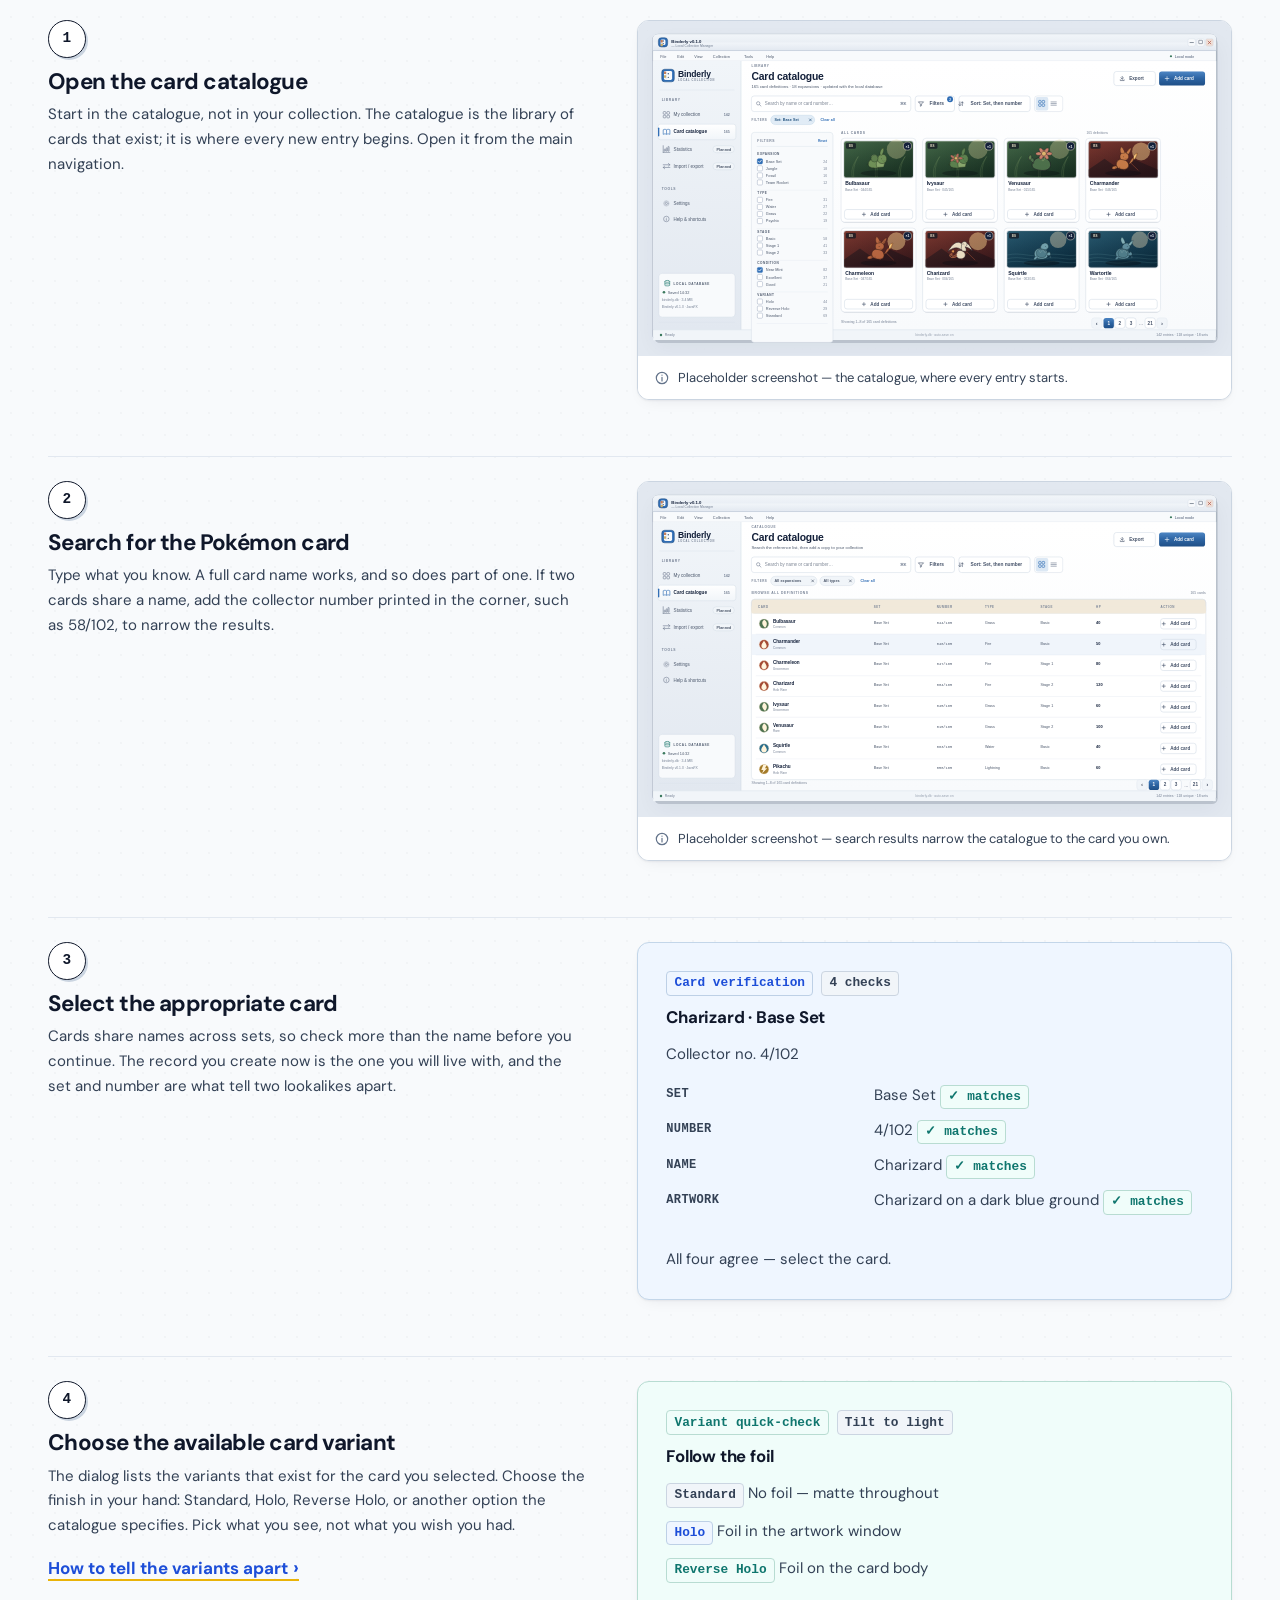
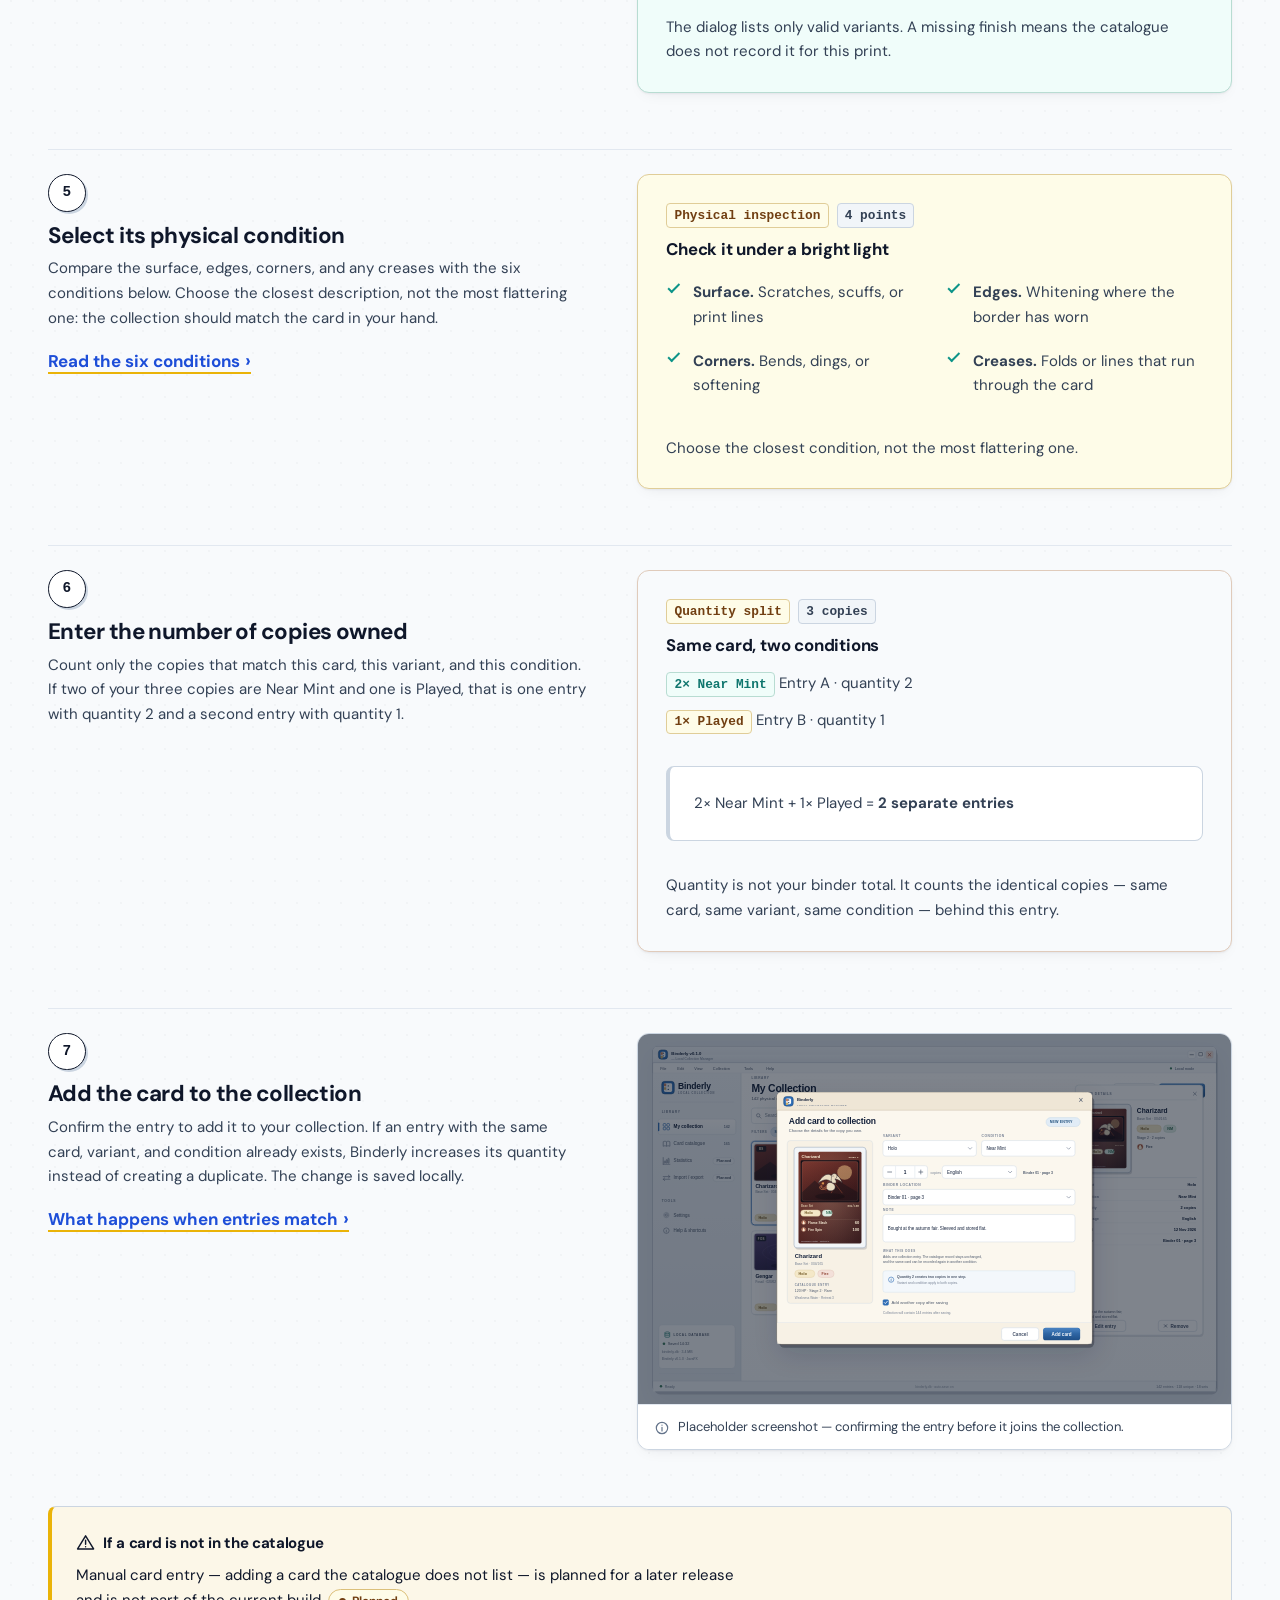
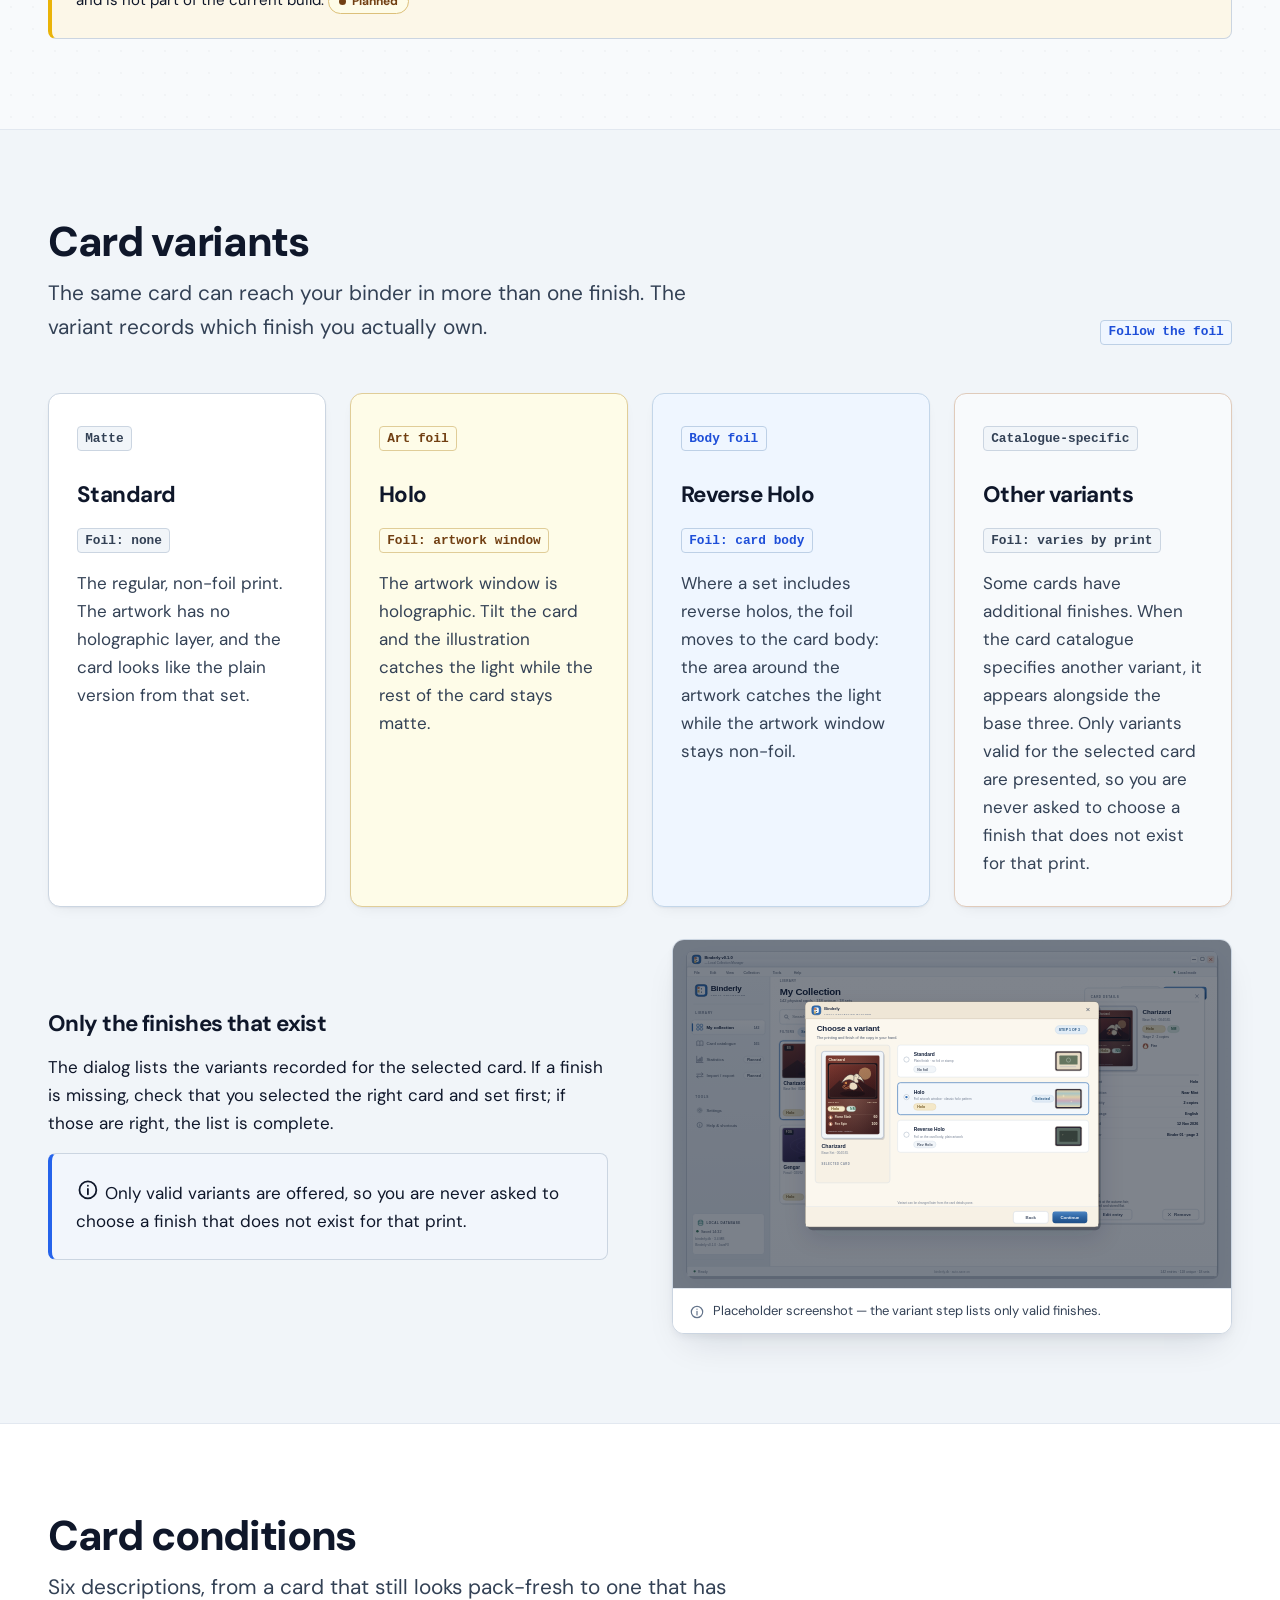
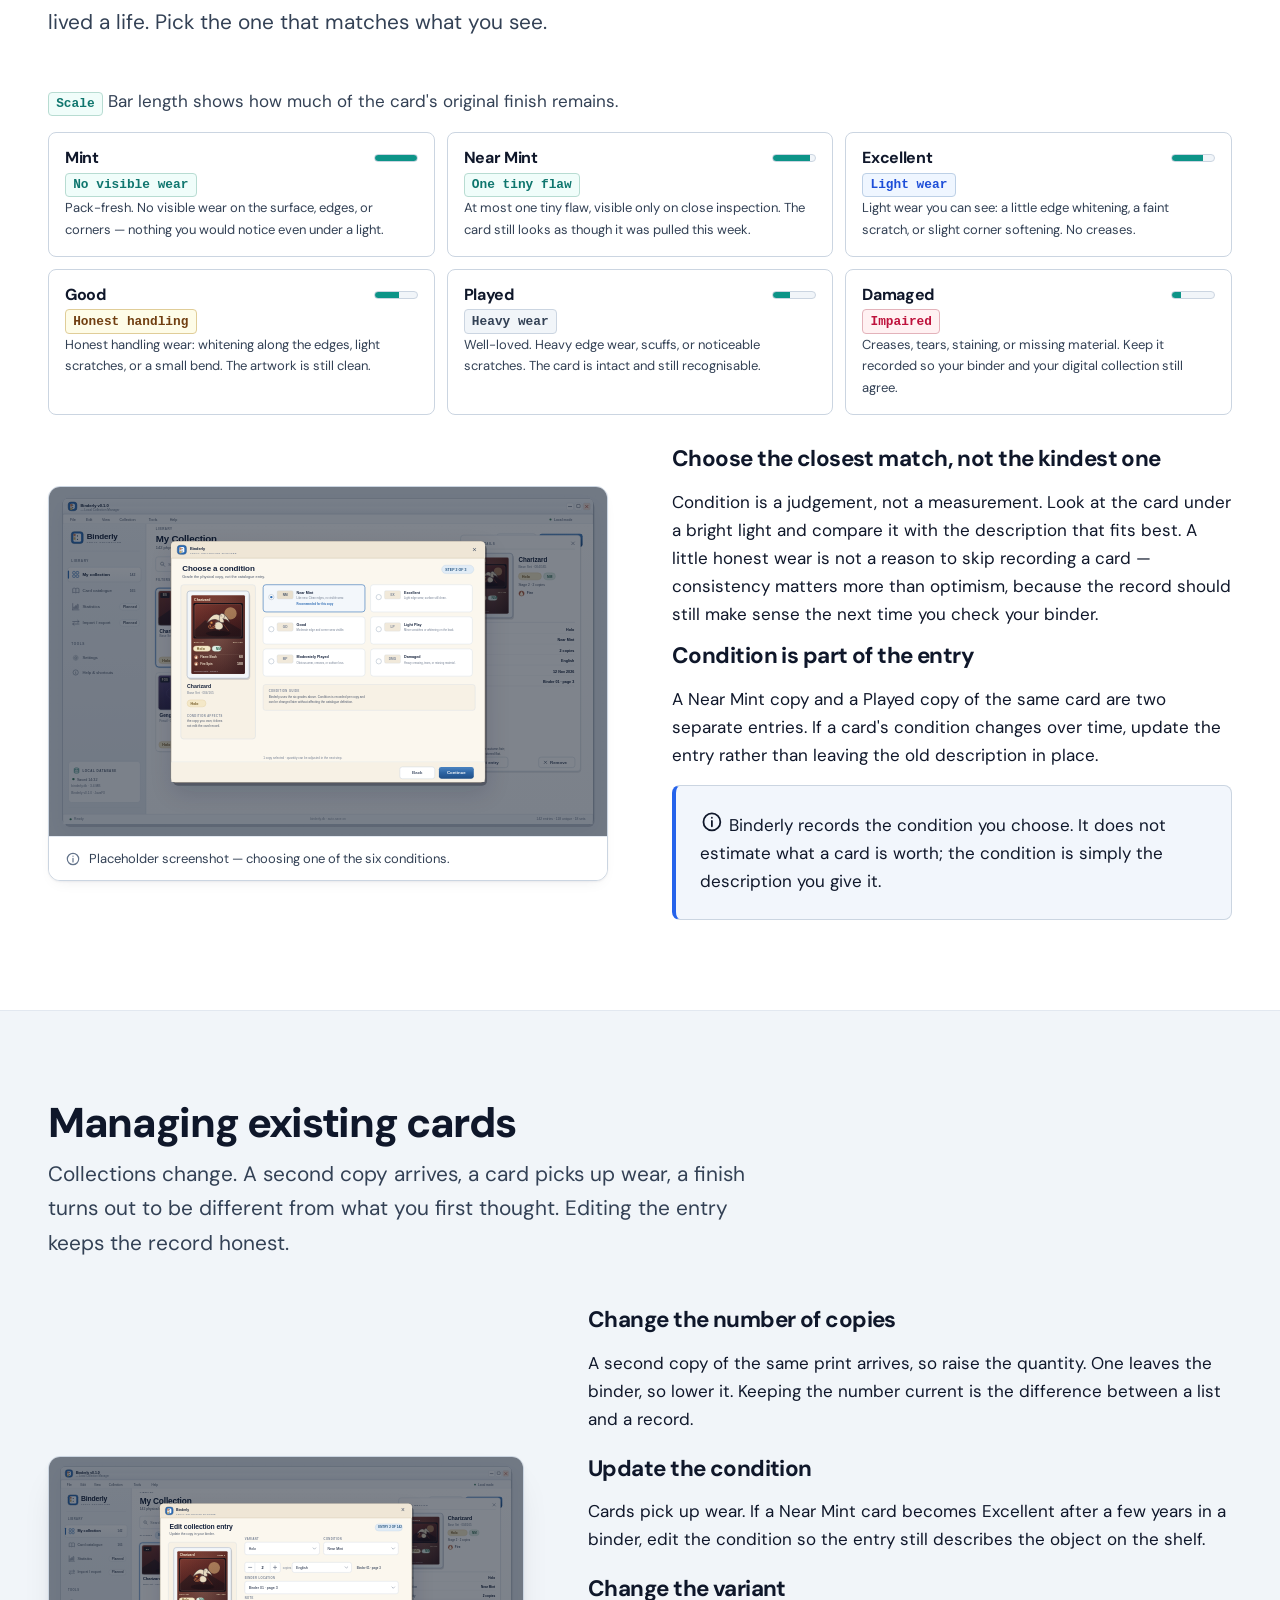
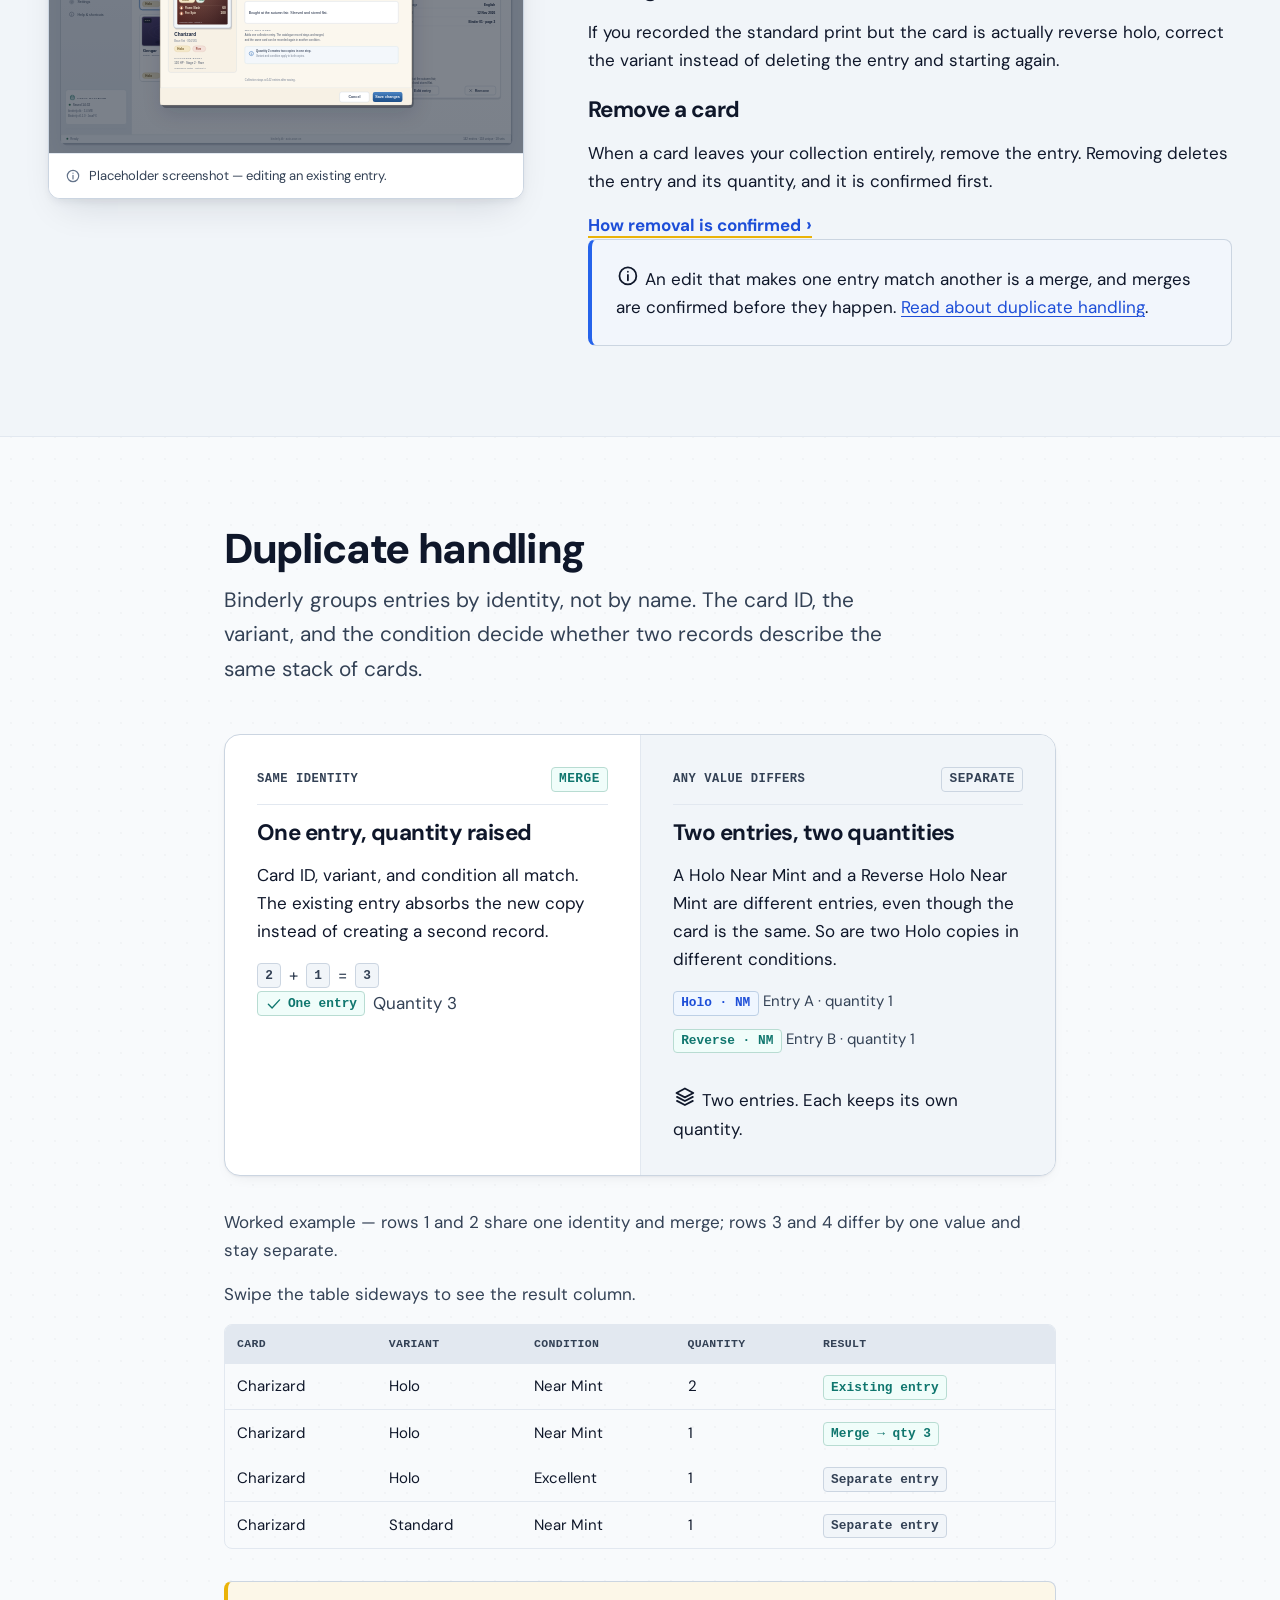
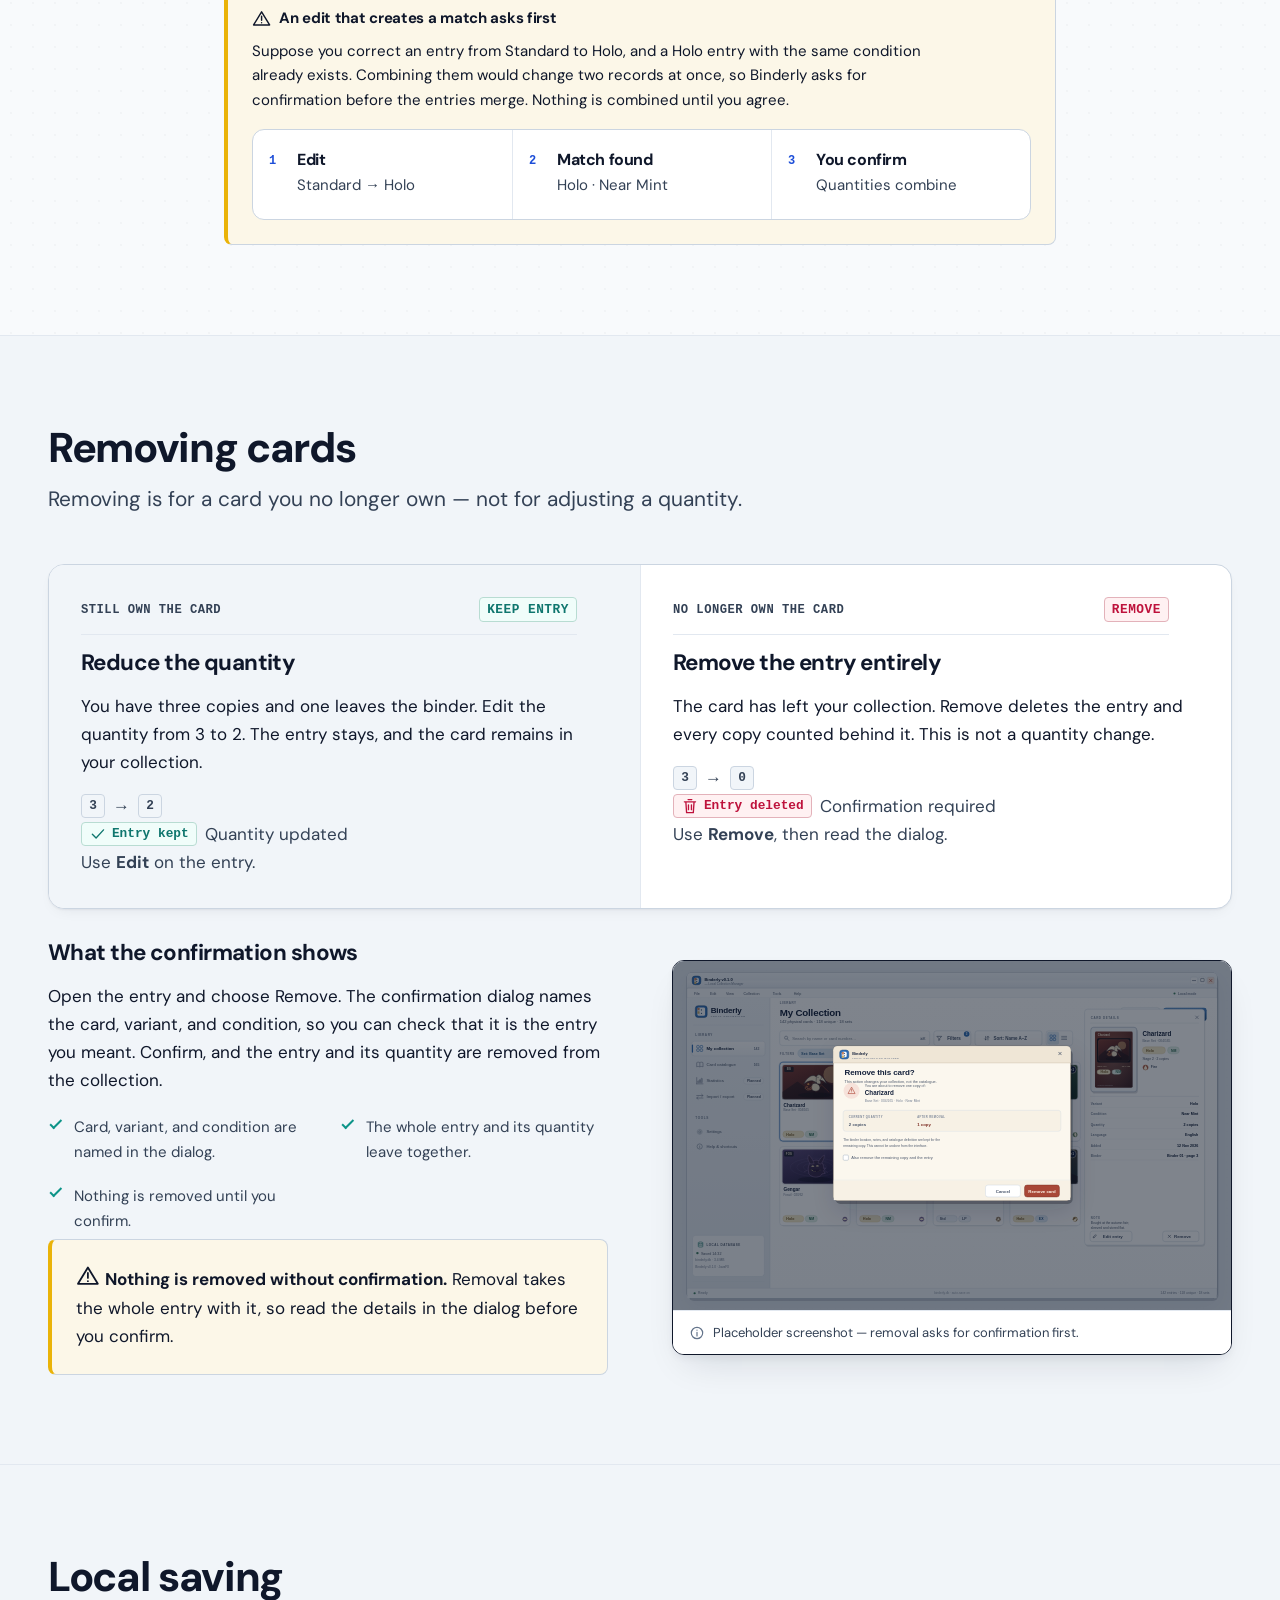
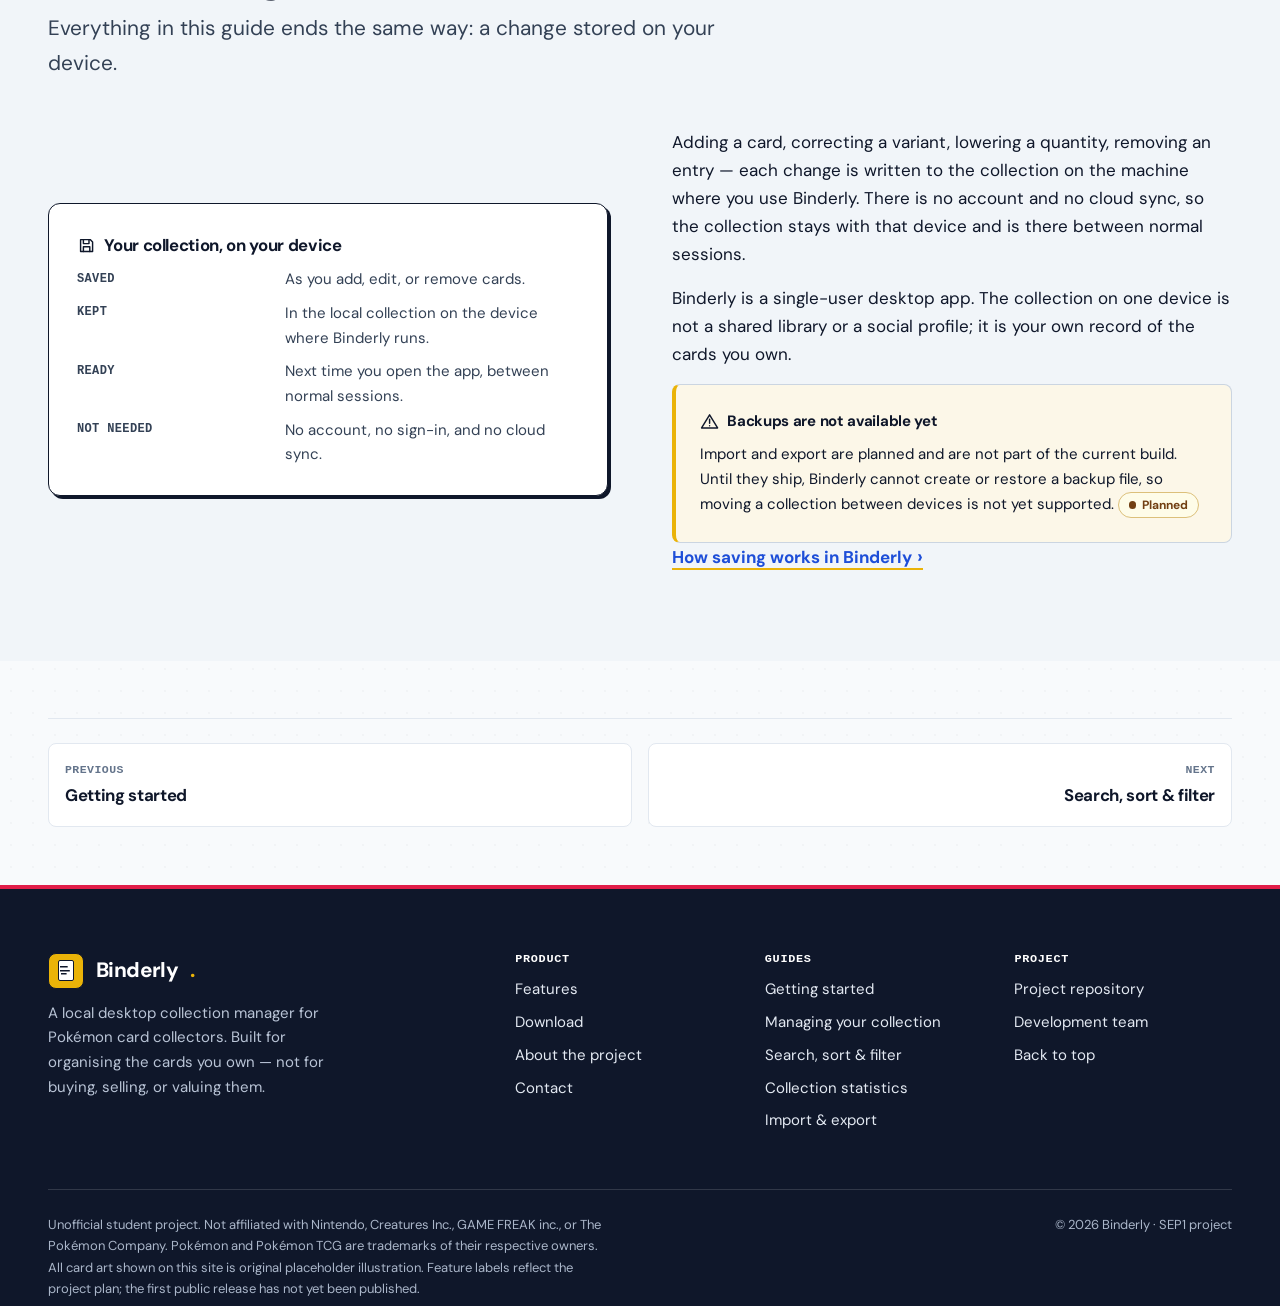
<file: copy/managing-your-collection.html>
<!DOCTYPE html>
<html lang="en">
<head>
  <meta charset="utf-8">
  <meta name="viewport" content="width=device-width, initial-scale=1">
  <title>Managing your collection — Binderly</title>
  <meta name="description" content="How to add a Pokémon card in Binderly: pick the right card, variant, and condition, record how many copies you own, and manage every entry afterwards.">
  <meta name="theme-color" content="#f8fafc">
  <link rel="icon" href="assets/img/favicon.svg" type="image/svg+xml">
  <meta property="og:type" content="website">
  <meta property="og:title" content="Managing your collection — Binderly">
  <meta property="og:description" content="A beginner-friendly guide to adding cards, choosing variants and conditions, handling duplicate entries, and removing cards in Binderly.">
  <meta property="og:image" content="assets/img/og-cover.png">
  <meta name="twitter:card" content="summary_large_image">
  <link rel="stylesheet" href="assets/css/main.css">
  <link rel="stylesheet" href="assets/css/pages/managing-your-collection.css">
  <script src="assets/js/site-config.js" defer></script>
  <script src="assets/js/site.js" defer></script>
</head>
<body>
  <a class="skip-link" href="#main">Skip to main content</a>

  <header class="site-header">
    <div class="container site-header__inner">
      <a class="brand" href="index.html">
        <span class="brand__mark" aria-hidden="true"></span>
        <span data-site-name>Binderly</span><span class="brand__dot" aria-hidden="true">.</span>
      </a>
      <button class="nav-toggle" type="button" aria-expanded="false" aria-controls="site-nav" aria-label="Open navigation">
        <span></span><span></span><span></span>
      </button>
      <nav class="nav" id="site-nav" aria-label="Main">
        <ul class="nav__list">
          <li><a class="nav__link" href="features.html">Features</a></li>
          <li>
            <details class="nav__dropdown">
              <summary class="nav__link">Guides</summary>
              <ul class="nav__submenu">
                <li><a href="getting-started.html">Getting started</a></li>
                <li><a href="managing-your-collection.html">Managing your collection</a></li>
                <li><a href="search-sort-filter.html">Search, sort &amp; filter</a></li>
                <li><a href="statistics.html">Collection statistics</a></li>
                <li><a href="import-export.html">Import &amp; export</a></li>
              </ul>
            </details>
          </li>
          <li><a class="nav__link" href="download.html">Download</a></li>
          <li><a class="nav__link" href="about.html">About</a></li>
          <li><a class="nav__link" href="contact.html">Contact</a></li>
        </ul>
      </nav>
    </div>
  </header>

  <main id="main">
    <section class="page-hero page-hero--lavender">
      <div class="container page-hero__inner">
        <div>
          <p class="tab-label">Guide 2 of 5</p>
          <h1>Managing your collection.</h1>
          <p class="lead">Every entry in Binderly answers three questions: which card, which finish, and which condition. Then it records how many copies you own. This guide walks through making that record, and keeping it true as your binder changes.</p>
        </div>
        <aside class="page-hero__aside">
          <h2>In this guide</h2>
          <nav aria-label="On this page">
            <ul>
              <li><a href="#adding-cards">Adding cards</a></li>
              <li><a href="#card-variants">Card variants</a></li>
              <li><a href="#card-conditions">Card conditions</a></li>
              <li><a href="#managing-existing-cards">Managing existing cards</a></li>
              <li><a href="#duplicate-handling">Duplicate handling</a></li>
              <li><a href="#removing-cards">Removing cards</a></li>
              <li><a href="#local-saving">Local saving</a></li>
            </ul>
          </nav>
          <p class="muted">Screens on this page are clearly labelled placeholders until final application screenshots are available.</p>
        </aside>
      </div>
    </section>

    <section class="section section--paper-raised" id="what-an-entry-records">
      <div class="container split split--media-wide">
        <div class="split__copy">
          <h2>What an entry records</h2>
          
          <p class="lead">Binderly keeps two things carefully apart: the catalogue of cards that exist, and your collection of the copies you actually own.</p>
          <p>The catalogue supplies the facts — the name, the set, the collector number, and the variants in which that print exists. Your collection supplies the personal part: which of those prints is in your binder, how it has held up, and how many copies you have.</p>
          <p>That is why adding a card always follows the same three questions: <strong>which card</strong>, <strong>which variant</strong>, and <strong>which condition</strong>. The quantity comes last.</p>
          <p class="panel panel--info"><span class="icon icon--info" aria-hidden="true"></span> One card + one variant + one condition = one entry. Everything else in this guide follows from that rule.</p>
        </div>
        <div class="split__media">
          <div class="card card--outline" role="group" aria-labelledby="entry-formula-title">
            <div class="kicker">
              <span class="mono-tag">Entry identity</span>
              <span class="mono-tag mono-tag--teal">1 entry</span>
            </div>
            <h3 id="entry-formula-title">Three values build one record</h3>
            <dl class="spec-list">
              <dt>Card ID</dt>
              <dd>Charizard · Base Set · 4/102</dd>
              <dt>Variant</dt>
              <dd>Holo</dd>
              <dt>Condition</dt>
              <dd>Near Mint</dd>
            </dl>
            <p class="mono-row mt-6">
              <span class="mono-tag">1 Card ID</span>
              <span class="muted" aria-hidden="true">+</span>
              <span class="mono-tag">1 Variant</span>
              <span class="muted" aria-hidden="true">+</span>
              <span class="mono-tag">1 Condition</span>
              <span class="muted" aria-hidden="true">=</span>
              <strong>1 Collection Entry</strong>
            </p>
            <p class="panel panel--plain mt-6"><span class="mono-tag mono-tag--blue">Quantity</span> Tracks identical copies behind that entry — same card, same variant, same condition.</p>
          </div>
        </div>
      </div>
    </section>

    <section class="section" id="adding-cards">
      <div class="container">
        <div class="section-head">
          <div class="section-head__text">
            <h2>Adding cards</h2>
            <p>Seven steps from “I own this one” to a saved entry. Have the physical card in front of you — the finish and the wear are easier to judge in your hand than from memory.</p>
          </div>
        </div>

        <ol class="steps">
          <li class="step">
            <div class="step__body">
              <span class="step__num" aria-hidden="true"></span>
              <h3>Open the card catalogue</h3>
              <p>Start in the catalogue, not in your collection. The catalogue is the library of cards that exist; it is where every new entry begins. Open it from the main navigation.</p>
            </div>
            <div class="step__media">
              <figure class="shot">
                <img class="shot__img" src="assets/img/placeholders/card-catalogue.svg" alt="Placeholder screenshot of the Binderly card catalogue, showing a search field, a grid of card tiles, and a filter sidebar." width="1600" height="900">
                <figcaption class="shot__caption"><span class="icon icon--info" aria-hidden="true"></span>Placeholder screenshot — the catalogue, where every entry starts.</figcaption>
              </figure>
            </div>
          </li>

          <li class="step step--reverse">
            <div class="step__body">
              <span class="step__num" aria-hidden="true"></span>
              <h3>Search for the Pokémon card</h3>
              <p>Type what you know. A full card name works, and so does part of one. If two cards share a name, add the collector number printed in the corner, such as 58/102, to narrow the results.</p>
            </div>
            <div class="step__media">
              <figure class="shot">
                <img class="shot__img" src="assets/img/placeholders/first-card-search.svg" alt="Placeholder screenshot of catalogue search results, with a search field filled in and a short list of matching cards." width="1600" height="900">
                <figcaption class="shot__caption"><span class="icon icon--info" aria-hidden="true"></span>Placeholder screenshot — search results narrow the catalogue to the card you own.</figcaption>
              </figure>
            </div>
          </li>

          <li class="step">
            <div class="step__body">
              <span class="step__num" aria-hidden="true"></span>
              <h3>Select the appropriate card</h3>
              <p>Cards share names across sets, so check more than the name before you continue. The record you create now is the one you will live with, and the set and number are what tell two lookalikes apart.</p>
            </div>
            <div class="step__media">
              <div class="card card--tint-blue" role="group" aria-labelledby="verify-card-title">
                <div class="kicker">
                  <span class="mono-tag mono-tag--blue">Card verification</span>
                  <span class="mono-tag">4 checks</span>
                </div>
                <h4 id="verify-card-title">Charizard · Base Set</h4>
                <p class="muted">Collector no. 4/102</p>
                <dl class="spec-list">
                  <dt>Set</dt>
                  <dd>Base Set <span class="mono-tag mono-tag--teal">✓ matches</span></dd>
                  <dt>Number</dt>
                  <dd>4/102 <span class="mono-tag mono-tag--teal">✓ matches</span></dd>
                  <dt>Name</dt>
                  <dd>Charizard <span class="mono-tag mono-tag--teal">✓ matches</span></dd>
                  <dt>Artwork</dt>
                  <dd>Charizard on a dark blue ground <span class="mono-tag mono-tag--teal">✓ matches</span></dd>
                </dl>
                <p class="muted mt-6">All four agree — select the card.</p>
              </div>
            </div>
          </li>

          <li class="step step--reverse">
            <div class="step__body">
              <span class="step__num" aria-hidden="true"></span>
              <h3>Choose the available card variant</h3>
              <p>The dialog lists the variants that exist for the card you selected. Choose the finish in your hand: Standard, Holo, Reverse Holo, or another option the catalogue specifies. Pick what you see, not what you wish you had.</p>
              <a class="text-link" href="#card-variants">How to tell the variants apart</a>
            </div>
            <div class="step__media">
              <div class="card card--tint-teal" role="group" aria-labelledby="variant-check-title">
                <div class="kicker">
                  <span class="mono-tag mono-tag--teal">Variant quick-check</span>
                  <span class="mono-tag">Tilt to light</span>
                </div>
                <h4 id="variant-check-title">Follow the foil</h4>
                <ul class="detail-list">
                  <li><span class="mono-tag">Standard</span> No foil — matte throughout</li>
                  <li><span class="mono-tag mono-tag--blue">Holo</span> Foil in the artwork window</li>
                  <li><span class="mono-tag mono-tag--teal">Reverse Holo</span> Foil on the card body</li>
                </ul>
                <p class="muted mt-6">The dialog lists only valid variants. A missing finish means the catalogue does not record it for this print.</p>
              </div>
            </div>
          </li>

          <li class="step">
            <div class="step__body">
              <span class="step__num" aria-hidden="true"></span>
              <h3>Select its physical condition</h3>
              <p>Compare the surface, edges, corners, and any creases with the six conditions below. Choose the closest description, not the most flattering one: the collection should match the card in your hand.</p>
              <a class="text-link" href="#card-conditions">Read the six conditions</a>
            </div>
            <div class="step__media">
              <div class="card card--tint-yellow" role="group" aria-labelledby="inspection-title">
                <div class="kicker">
                  <span class="mono-tag mono-tag--yellow">Physical inspection</span>
                  <span class="mono-tag">4 points</span>
                </div>
                <h4 id="inspection-title">Check it under a bright light</h4>
                <ul class="checklist-grid">
                  <li><strong>Surface.</strong> Scratches, scuffs, or print lines</li>
                  <li><strong>Edges.</strong> Whitening where the border has worn</li>
                  <li><strong>Corners.</strong> Bends, dings, or softening</li>
                  <li><strong>Creases.</strong> Folds or lines that run through the card</li>
                </ul>
                <p class="muted mt-6">Choose the closest condition, not the most flattering one.</p>
              </div>
            </div>
          </li>

          <li class="step step--reverse">
            <div class="step__body">
              <span class="step__num" aria-hidden="true"></span>
              <h3>Enter the number of copies owned</h3>
              <p>Count only the copies that match this card, this variant, and this condition. If two of your three copies are Near Mint and one is Played, that is one entry with quantity 2 and a second entry with quantity 1.</p>
            </div>
            <div class="step__media">
              <div class="card card--tint-peach" role="group" aria-labelledby="quantity-split-title">
                <div class="kicker">
                  <span class="mono-tag mono-tag--yellow">Quantity split</span>
                  <span class="mono-tag">3 copies</span>
                </div>
                <h4 id="quantity-split-title">Same card, two conditions</h4>
                <ul class="detail-list">
                  <li><span class="mono-tag mono-tag--teal">2× Near Mint</span> Entry A · quantity 2</li>
                  <li><span class="mono-tag mono-tag--yellow">1× Played</span> Entry B · quantity 1</li>
                </ul>
                <p class="panel panel--plain mt-6">2× Near Mint + 1× Played = <strong>2 separate entries</strong></p>
                <p class="muted mt-6">Quantity is not your binder total. It counts the identical copies — same card, same variant, same condition — behind this entry.</p>
              </div>
            </div>
          </li>

          <li class="step">
            <div class="step__body">
              <span class="step__num" aria-hidden="true"></span>
              <h3>Add the card to the collection</h3>
              <p>Confirm the entry to add it to your collection. If an entry with the same card, variant, and condition already exists, Binderly increases its quantity instead of creating a duplicate. The change is saved locally.</p>
              <a class="text-link" href="#duplicate-handling">What happens when entries match</a>
            </div>
            <div class="step__media">
              <figure class="shot">
                <img class="shot__img" src="assets/img/placeholders/add-card-dialog.svg" alt="Placeholder screenshot of the add-card dialog, showing the selected card with variant, condition, and quantity fields." width="1600" height="1000">
                <figcaption class="shot__caption"><span class="icon icon--info" aria-hidden="true"></span>Placeholder screenshot — confirming the entry before it joins the collection.</figcaption>
              </figure>
            </div>
          </li>
        </ol>

        <div class="panel panel--warning mt-6">
          <p class="panel__title"><span class="icon icon--warning" aria-hidden="true"></span>If a card is not in the catalogue</p>
          <p>Manual card entry — adding a card the catalogue does not list — is planned for a later release and is not part of the current build. <span class="status status--planned" data-feature-status="manualCards">Planned</span></p>
        </div>
      </div>
    </section>

    <section class="section section--blue" id="card-variants">
      <div class="container">
        <div class="section-head">
          <div class="section-head__text">
            <h2>Card variants</h2>
            <p class="lead">The same card can reach your binder in more than one finish. The variant records which finish you actually own.</p>
          </div>
          <p class="mono-tag mono-tag--blue">Follow the foil</p>
        </div>

        <div class="grid grid--4">
          <article class="card">
            <span class="mono-tag">Matte</span>
            <h3 class="mt-6">Standard</h3>
            <p><span class="mono-tag">Foil: none</span></p>
            <p class="muted">The regular, non-foil print. The artwork has no holographic layer, and the card looks like the plain version from that set.</p>
          </article>

          <article class="card card--tint-yellow">
            <span class="mono-tag mono-tag--yellow">Art foil</span>
            <h3 class="mt-6">Holo</h3>
            <p><span class="mono-tag mono-tag--yellow">Foil: artwork window</span></p>
            <p class="muted">The artwork window is holographic. Tilt the card and the illustration catches the light while the rest of the card stays matte.</p>
          </article>

          <article class="card card--tint-blue">
            <span class="mono-tag mono-tag--blue">Body foil</span>
            <h3 class="mt-6">Reverse Holo</h3>
            <p><span class="mono-tag mono-tag--blue">Foil: card body</span></p>
            <p class="muted">Where a set includes reverse holos, the foil moves to the card body: the area around the artwork catches the light while the artwork window stays non-foil.</p>
          </article>

          <article class="card card--tint-peach">
            <span class="mono-tag">Catalogue-specific</span>
            <h3 class="mt-6">Other variants</h3>
            <p><span class="mono-tag">Foil: varies by print</span></p>
            <p class="muted">Some cards have additional finishes. When the card catalogue specifies another variant, it appears alongside the base three. Only variants valid for the selected card are presented, so you are never asked to choose a finish that does not exist for that print.</p>
          </article>
        </div>

        <div class="split mt-6">
          <div class="split__copy">
            <h3>Only the finishes that exist</h3>
            <p>The dialog lists the variants recorded for the selected card. If a finish is missing, check that you selected the right card and set first; if those are right, the list is complete.</p>
            <p class="panel panel--info"><span class="icon icon--info" aria-hidden="true"></span> Only valid variants are offered, so you are never asked to choose a finish that does not exist for that print.</p>
          </div>
          <div class="split__media">
            <figure class="shot shot--raised">
              <img class="shot__img" src="assets/img/placeholders/variant-dialog.svg" alt="Placeholder screenshot of the variant step, showing the selected card and a list of Standard, Holo, and Reverse Holo options." width="1600" height="1000">
              <figcaption class="shot__caption"><span class="icon icon--info" aria-hidden="true"></span>Placeholder screenshot — the variant step lists only valid finishes.</figcaption>
            </figure>
          </div>
        </div>
      </div>
    </section>

    <section class="section section--paper-raised" id="card-conditions">
      <div class="container">
        <div class="section-head">
          <div class="section-head__text">
            <h2>Card conditions</h2>
            <p>Six descriptions, from a card that still looks pack-fresh to one that has lived a life. Pick the one that matches what you see.</p>
          </div>
        </div>

        <p class="muted"><span class="mono-tag mono-tag--teal">Scale</span> Bar length shows how much of the card's original finish remains.</p>

        <div class="condition-grid">
          <article class="condition">
            <h3 class="condition__name">Mint <span class="condition__scale condition__scale--mint" aria-hidden="true"></span></h3>
            <p><span class="mono-tag mono-tag--teal">No visible wear</span></p>
            <p>Pack-fresh. No visible wear on the surface, edges, or corners — nothing you would notice even under a light.</p>
          </article>
          <article class="condition">
            <h3 class="condition__name">Near Mint <span class="condition__scale condition__scale--near-mint" aria-hidden="true"></span></h3>
            <p><span class="mono-tag mono-tag--teal">One tiny flaw</span></p>
            <p>At most one tiny flaw, visible only on close inspection. The card still looks as though it was pulled this week.</p>
          </article>
          <article class="condition">
            <h3 class="condition__name">Excellent <span class="condition__scale condition__scale--excellent" aria-hidden="true"></span></h3>
            <p><span class="mono-tag mono-tag--blue">Light wear</span></p>
            <p>Light wear you can see: a little edge whitening, a faint scratch, or slight corner softening. No creases.</p>
          </article>
          <article class="condition">
            <h3 class="condition__name">Good <span class="condition__scale condition__scale--good" aria-hidden="true"></span></h3>
            <p><span class="mono-tag mono-tag--yellow">Honest handling</span></p>
            <p>Honest handling wear: whitening along the edges, light scratches, or a small bend. The artwork is still clean.</p>
          </article>
          <article class="condition">
            <h3 class="condition__name">Played <span class="condition__scale condition__scale--played" aria-hidden="true"></span></h3>
            <p><span class="mono-tag">Heavy wear</span></p>
            <p>Well-loved. Heavy edge wear, scuffs, or noticeable scratches. The card is intact and still recognisable.</p>
          </article>
          <article class="condition">
            <h3 class="condition__name">Damaged <span class="condition__scale condition__scale--damaged" aria-hidden="true"></span></h3>
            <p><span class="mono-tag mono-tag--red">Impaired</span></p>
            <p>Creases, tears, staining, or missing material. Keep it recorded so your binder and your digital collection still agree.</p>
          </article>
        </div>

        <div class="split mt-6">
          <div class="split__media">
            <figure class="shot">
              <img class="shot__img" src="assets/img/placeholders/condition-dialog.svg" alt="Placeholder screenshot of the condition step, listing the six condition options with one selected." width="1600" height="1000">
              <figcaption class="shot__caption"><span class="icon icon--info" aria-hidden="true"></span>Placeholder screenshot — choosing one of the six conditions.</figcaption>
            </figure>
          </div>
          <div class="split__copy">
            <h3>Choose the closest match, not the kindest one</h3>
            <p>Condition is a judgement, not a measurement. Look at the card under a bright light and compare it with the description that fits best. A little honest wear is not a reason to skip recording a card — consistency matters more than optimism, because the record should still make sense the next time you check your binder.</p>
            <h3>Condition is part of the entry</h3>
            <p>A Near Mint copy and a Played copy of the same card are two separate entries. If a card's condition changes over time, update the entry rather than leaving the old description in place.</p>
            <p class="panel panel--info"><span class="icon icon--info" aria-hidden="true"></span> Binderly records the condition you choose. It does not estimate what a card is worth; the condition is simply the description you give it.</p>
          </div>
        </div>
      </div>
    </section>

    <section class="section section--teal" id="managing-existing-cards">
      <div class="container">
        <div class="section-head">
          <div class="section-head__text">
            <h2>Managing existing cards</h2>
            <p>Collections change. A second copy arrives, a card picks up wear, a finish turns out to be different from what you first thought. Editing the entry keeps the record honest.</p>
          </div>
        </div>

        <div class="split split--media-wide">
          <div class="split__media">
            <figure class="shot shot--raised">
              <img class="shot__img" src="assets/img/placeholders/edit-card-dialog.svg" alt="Placeholder screenshot of the edit-entry dialog for a card already in the collection, with quantity, condition, and variant controls." width="1600" height="1000">
              <figcaption class="shot__caption"><span class="icon icon--info" aria-hidden="true"></span>Placeholder screenshot — editing an existing entry.</figcaption>
            </figure>
          </div>
          <div class="split__copy">
            <div class="stack">
              <div>
                <h3>Change the number of copies</h3>
                <p>A second copy of the same print arrives, so raise the quantity. One leaves the binder, so lower it. Keeping the number current is the difference between a list and a record.</p>
              </div>
              <div>
                <h3>Update the condition</h3>
                <p>Cards pick up wear. If a Near Mint card becomes Excellent after a few years in a binder, edit the condition so the entry still describes the object on the shelf.</p>
              </div>
              <div>
                <h3>Change the variant</h3>
                <p>If you recorded the standard print but the card is actually reverse holo, correct the variant instead of deleting the entry and starting again.</p>
              </div>
              <div>
                <h3>Remove a card</h3>
                <p>When a card leaves your collection entirely, remove the entry. Removing deletes the entry and its quantity, and it is confirmed first.</p>
                <a class="text-link" href="#removing-cards">How removal is confirmed</a>
              </div>
            </div>
            <p class="panel panel--info"><span class="icon icon--info" aria-hidden="true"></span> An edit that makes one entry match another is a merge, and merges are confirmed before they happen. <a href="#duplicate-handling">Read about duplicate handling</a>.</p>
          </div>
        </div>
      </div>
    </section>

    <section class="section" id="duplicate-handling">
      <div class="container container--narrow">
        <div class="section-head">
          <div class="section-head__text">
            <h2>Duplicate handling</h2>
            <p>Binderly groups entries by identity, not by name. The card ID, the variant, and the condition decide whether two records describe the same stack of cards.</p>
          </div>
        </div>

        <div class="comparison-split">
          <div class="comparison-split__col">
            <p class="comparison-split__head"><span>Same identity</span><span class="mono-tag mono-tag--teal">Merge</span></p>
            <h3>One entry, quantity raised</h3>
            <p>Card ID, variant, and condition all match. The existing entry absorbs the new copy instead of creating a second record.</p>
            <div class="mono-row mt-6" role="img" aria-label="Two copies plus one copy equals three copies in one entry">
              <span class="code-badge">2</span>
              <span class="muted" aria-hidden="true">+</span>
              <span class="code-badge">1</span>
              <span class="muted" aria-hidden="true">=</span>
              <span class="code-badge">3</span>
            </div>
            <p class="mono-row mt-6"><span class="mono-tag mono-tag--teal"><span class="icon icon--check" aria-hidden="true"></span>One entry</span><span class="muted">Quantity 3</span></p>
          </div>
          <div class="comparison-split__col comparison-split__col--muted">
            <p class="comparison-split__head"><span>Any value differs</span><span class="mono-tag">Separate</span></p>
            <h3>Two entries, two quantities</h3>
            <p>A Holo Near Mint and a Reverse Holo Near Mint are different entries, even though the card is the same. So are two Holo copies in different conditions.</p>
            <ul class="detail-list mt-6">
              <li><span class="mono-tag mono-tag--blue">Holo · NM</span> Entry A · quantity 1</li>
              <li><span class="mono-tag mono-tag--teal">Reverse · NM</span> Entry B · quantity 1</li>
            </ul>
            <p class="mt-6"><span class="icon icon--layers" aria-hidden="true"></span> Two entries. Each keeps its own quantity.</p>
          </div>
        </div>

        <p class="muted mt-6" id="merge-example-caption">Worked example — rows 1 and 2 share one identity and merge; rows 3 and 4 differ by one value and stay separate.</p>
        <p class="muted">Swipe the table sideways to see the result column.</p>
        <div class="table-wrap" tabindex="0" role="region" aria-label="Duplicate handling worked example. Scroll sideways to see the result column on narrow screens.">
          <table class="data-table" aria-labelledby="merge-example-caption">
            <thead>
              <tr>
                <th scope="col">Card</th>
                <th scope="col">Variant</th>
                <th scope="col">Condition</th>
                <th scope="col">Quantity</th>
                <th scope="col">Result</th>
              </tr>
            </thead>
            <tbody>
              <tr>
                <td>Charizard</td>
                <td>Holo</td>
                <td>Near Mint</td>
                <td>2</td>
                <td><span class="mono-tag mono-tag--teal">Existing entry</span></td>
              </tr>
              <tr>
                <td>Charizard</td>
                <td>Holo</td>
                <td>Near Mint</td>
                <td>1</td>
                <td><span class="mono-tag mono-tag--teal">Merge → qty 3</span></td>
              </tr>
            </tbody>
            <tbody>
              <tr>
                <td>Charizard</td>
                <td>Holo</td>
                <td>Excellent</td>
                <td>1</td>
                <td><span class="mono-tag">Separate entry</span></td>
              </tr>
              <tr>
                <td>Charizard</td>
                <td>Standard</td>
                <td>Near Mint</td>
                <td>1</td>
                <td><span class="mono-tag">Separate entry</span></td>
              </tr>
            </tbody>
          </table>
        </div>

        <div class="panel panel--warning mt-6">
          <p class="panel__title"><span class="icon icon--warning" aria-hidden="true"></span>An edit that creates a match asks first</p>
          <p>Suppose you correct an entry from Standard to Holo, and a Holo entry with the same condition already exists. Combining them would change two records at once, so Binderly asks for confirmation before the entries merge. Nothing is combined until you agree.</p>
          <ol class="workflow-strip mt-6">
            <li><h3>Edit</h3><p>Standard → Holo</p></li>
            <li><h3>Match found</h3><p>Holo · Near Mint</p></li>
            <li><h3>You confirm</h3><p>Quantities combine</p></li>
          </ol>
        </div>
      </div>
    </section>

    <section class="section section--peach" id="removing-cards">
      <div class="container">
        <div class="section-head">
          <div class="section-head__text">
            <h2>Removing cards</h2>
            <p class="lead">Removing is for a card you no longer own — not for adjusting a quantity.</p>
          </div>
        </div>

        <div class="comparison-split">
          <div class="comparison-split__col comparison-split__col--muted">
            <p class="comparison-split__head"><span>Still own the card</span><span class="mono-tag mono-tag--teal">Keep entry</span></p>
            <h3>Reduce the quantity</h3>
            <p>You have three copies and one leaves the binder. Edit the quantity from 3 to 2. The entry stays, and the card remains in your collection.</p>
            <p class="mono-row mt-6" role="img" aria-label="Quantity changes from 3 to 2; the entry is kept">
              <span class="code-badge">3</span>
              <span class="muted" aria-hidden="true">→</span>
              <span class="code-badge">2</span>
            </p>
            <p class="mono-row mt-6"><span class="mono-tag mono-tag--teal"><span class="icon icon--check" aria-hidden="true"></span>Entry kept</span><span class="muted">Quantity updated</span></p>
            <p class="muted">Use <strong>Edit</strong> on the entry.</p>
          </div>
          <div class="comparison-split__col">
            <p class="comparison-split__head"><span>No longer own the card</span><span class="mono-tag mono-tag--red">Remove</span></p>
            <h3>Remove the entry entirely</h3>
            <p>The card has left your collection. Remove deletes the entry and every copy counted behind it. This is not a quantity change.</p>
            <p class="mono-row mt-6" role="img" aria-label="Quantity changes from 3 to 0; the entry is removed">
              <span class="code-badge">3</span>
              <span class="muted" aria-hidden="true">→</span>
              <span class="code-badge">0</span>
            </p>
            <p class="mono-row mt-6"><span class="mono-tag mono-tag--red"><span class="icon icon--trash" aria-hidden="true"></span>Entry deleted</span><span class="muted">Confirmation required</span></p>
            <p class="muted">Use <strong>Remove</strong>, then read the dialog.</p>
          </div>
        </div>

        <div class="split split--reverse mt-6">
          <div class="split__copy">
            <h3>What the confirmation shows</h3>
            <p>Open the entry and choose Remove. The confirmation dialog names the card, variant, and condition, so you can check that it is the entry you meant. Confirm, and the entry and its quantity are removed from the collection.</p>
            <ul class="checklist-grid">
              <li>Card, variant, and condition are named in the dialog.</li>
              <li>The whole entry and its quantity leave together.</li>
              <li>Nothing is removed until you confirm.</li>
            </ul>
            <p class="panel panel--warning"><span class="icon icon--warning" aria-hidden="true"></span> <strong>Nothing is removed without confirmation.</strong> Removal takes the whole entry with it, so read the details in the dialog before you confirm.</p>
          </div>
          <div class="split__media">
            <figure class="shot shot--outline">
              <img class="shot__img" src="assets/img/placeholders/delete-confirmation.svg" alt="Placeholder screenshot of the removal confirmation dialog, naming the card, variant, and condition before deletion." width="1600" height="1000">
              <figcaption class="shot__caption"><span class="icon icon--info" aria-hidden="true"></span>Placeholder screenshot — removal asks for confirmation first.</figcaption>
            </figure>
          </div>
        </div>
      </div>
    </section>

    <section class="section section--paper-deep" id="local-saving">
      <div class="container">
        <div class="section-head">
          <div class="section-head__text">
            <h2>Local saving</h2>
            <p>Everything in this guide ends the same way: a change stored on your device.</p>
          </div>
        </div>
        <div class="split">
          <div class="split__media">
            <div class="card card--outline">
              <p class="panel__title"><span class="icon icon--save" aria-hidden="true"></span>Your collection, on your device</p>
              <dl class="spec-list">
                <dt>Saved</dt>
                <dd>As you add, edit, or remove cards.</dd>
                <dt>Kept</dt>
                <dd>In the local collection on the device where Binderly runs.</dd>
                <dt>Ready</dt>
                <dd>Next time you open the app, between normal sessions.</dd>
                <dt>Not needed</dt>
                <dd>No account, no sign-in, and no cloud sync.</dd>
              </dl>
            </div>
          </div>
          <div class="split__copy">
            <p>Adding a card, correcting a variant, lowering a quantity, removing an entry — each change is written to the collection on the machine where you use Binderly. There is no account and no cloud sync, so the collection stays with that device and is there between normal sessions.</p>
            <p>Binderly is a single-user desktop app. The collection on one device is not a shared library or a social profile; it is your own record of the cards you own.</p>
            <div class="panel panel--warning">
              <p class="panel__title"><span class="icon icon--warning" aria-hidden="true"></span>Backups are not available yet</p>
              <p>Import and export are planned and are not part of the current build. Until they ship, Binderly cannot create or restore a backup file, so moving a collection between devices is not yet supported. <span class="status status--planned" data-feature-status="importExport">Planned</span></p>
            </div>
            <p><a class="text-link" href="features.html#local-saving">How saving works in Binderly</a></p>
          </div>
        </div>
      </div>
    </section>

    <section class="section section--tight">
      <div class="container">
        <nav class="page-nav" aria-label="Guide pages">
          <a href="getting-started.html">
            <span>Previous</span>
            <strong>Getting started</strong>
          </a>
          <a href="search-sort-filter.html">
            <span>Next</span>
            <strong>Search, sort &amp; filter</strong>
          </a>
        </nav>
      </div>
    </section>
  </main>

  <footer class="site-footer">
    <div class="container footer__grid">
      <div class="footer__brand">
        <a class="brand" href="index.html">
          <span class="brand__mark" aria-hidden="true"></span>
          <span data-site-name>Binderly</span><span class="brand__dot" aria-hidden="true">.</span>
        </a>
        <p>A local desktop collection manager for Pokémon card collectors. Built for organising the cards you own — not for buying, selling, or valuing them.</p>
      </div>
      <div class="footer__col">
        <h2>Product</h2>
        <ul>
          <li><a href="features.html">Features</a></li>
          <li><a href="download.html">Download</a></li>
          <li><a href="about.html">About the project</a></li>
          <li><a href="contact.html">Contact</a></li>
        </ul>
      </div>
      <div class="footer__col">
        <h2>Guides</h2>
        <ul>
          <li><a href="getting-started.html">Getting started</a></li>
          <li><a href="managing-your-collection.html">Managing your collection</a></li>
          <li><a href="search-sort-filter.html">Search, sort &amp; filter</a></li>
          <li><a href="statistics.html">Collection statistics</a></li>
          <li><a href="import-export.html">Import &amp; export</a></li>
        </ul>
      </div>
      <div class="footer__col">
        <h2>Project</h2>
        <ul>
          <li><a href="https://github.com/alexmark7/hjemmeside" data-repo-link>Project repository</a></li>
          <li><a href="about.html#team">Development team</a></li>
          <li><a href="#main">Back to top</a></li>
        </ul>
      </div>
    </div>
    <div class="container footer__bottom">
      <p>Unofficial student project. Not affiliated with Nintendo, Creatures Inc., GAME FREAK inc., or The Pokémon Company. Pokémon and Pokémon TCG are trademarks of their respective owners. All card art shown on this site is original placeholder illustration. Feature labels reflect the project plan; the first public release has not yet been published.</p>
      <p>© <span data-year>2026</span> <span data-site-name>Binderly</span> · SEP1 project</p>
    </div>
  </footer>
</body>
</html>
</file>
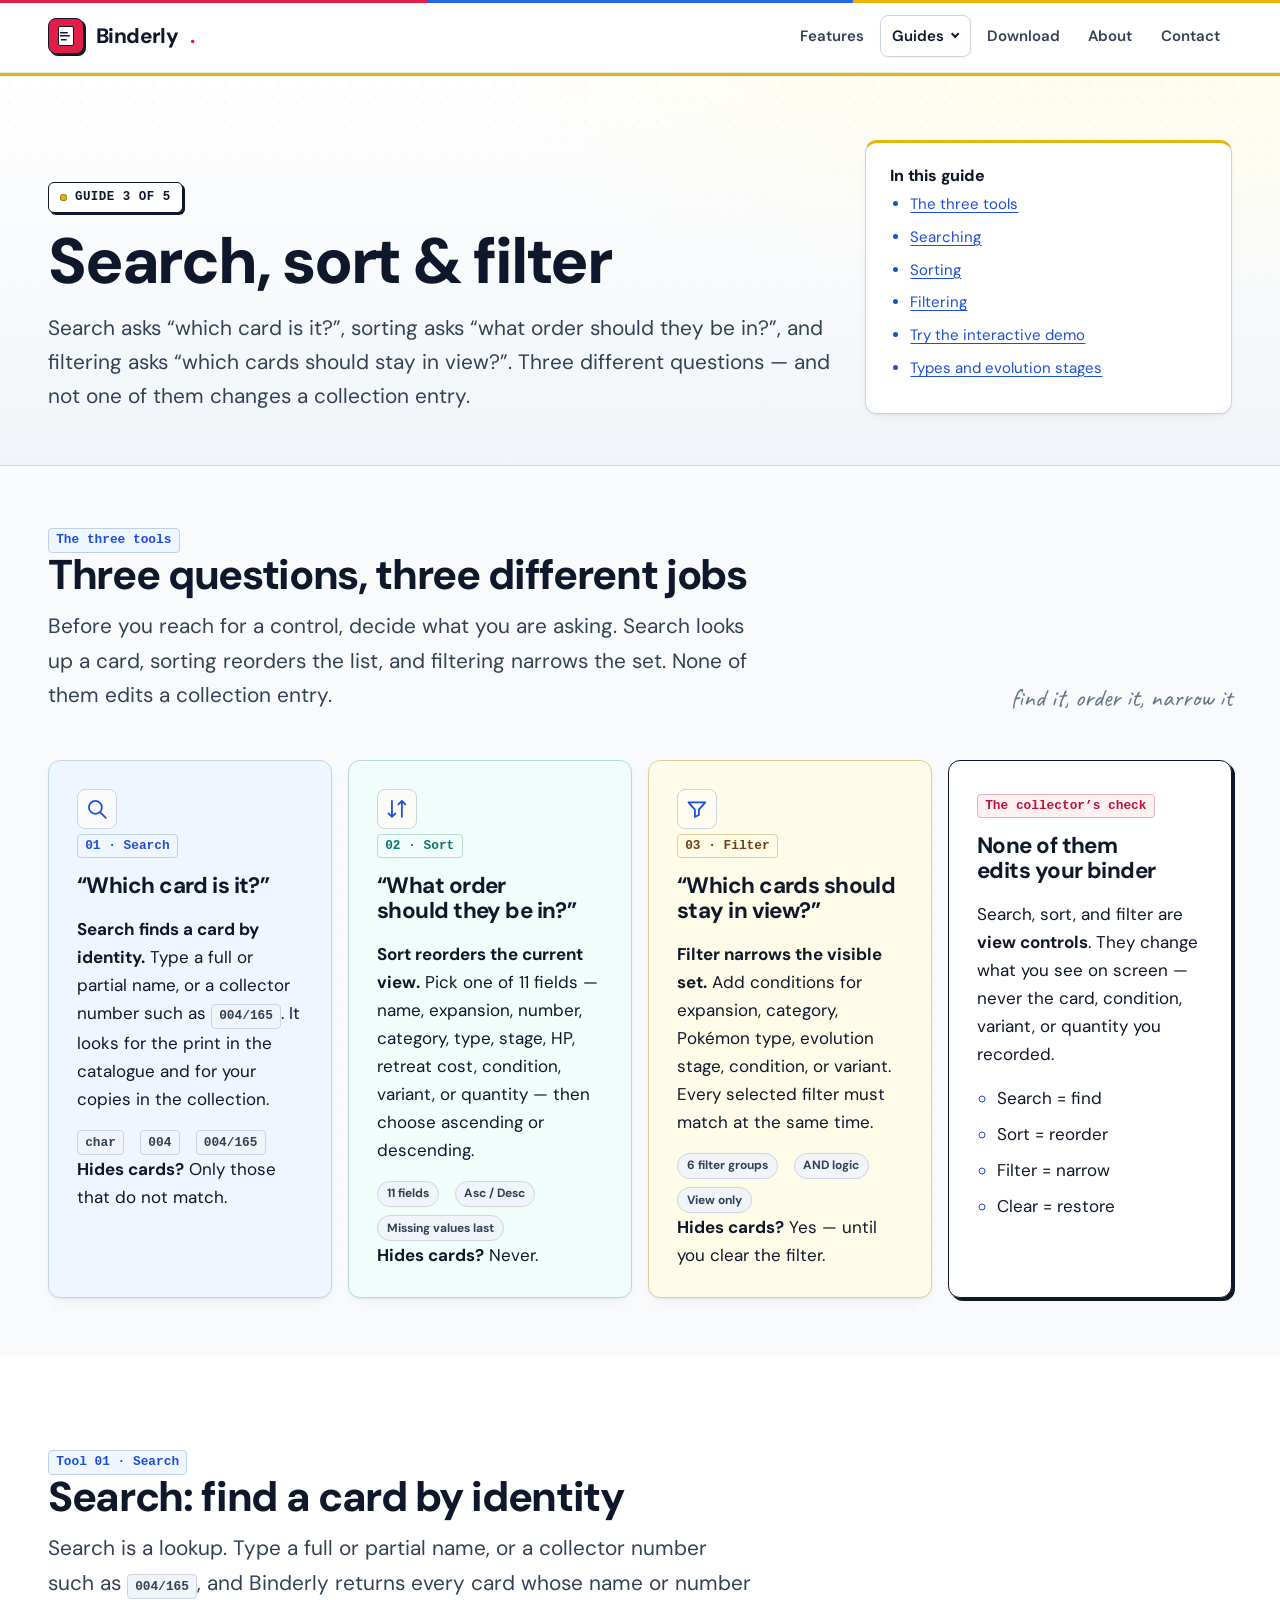
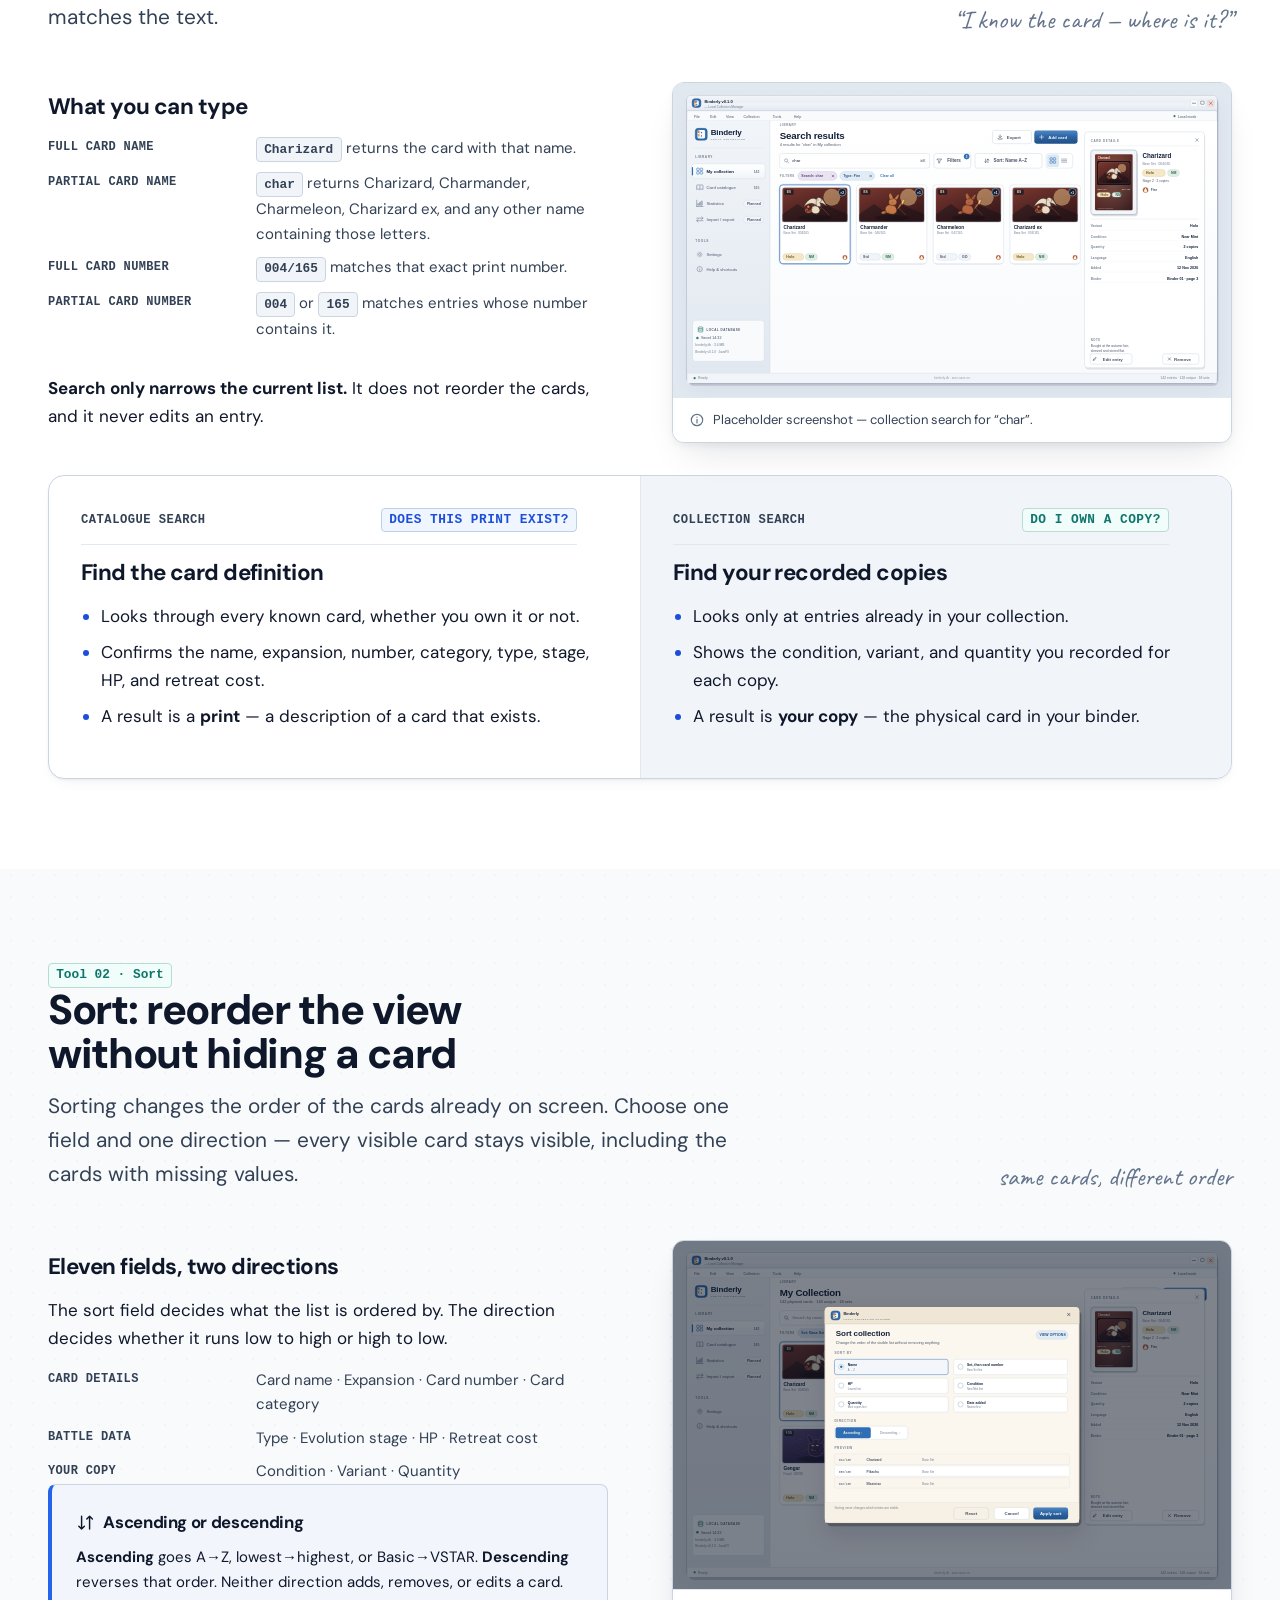
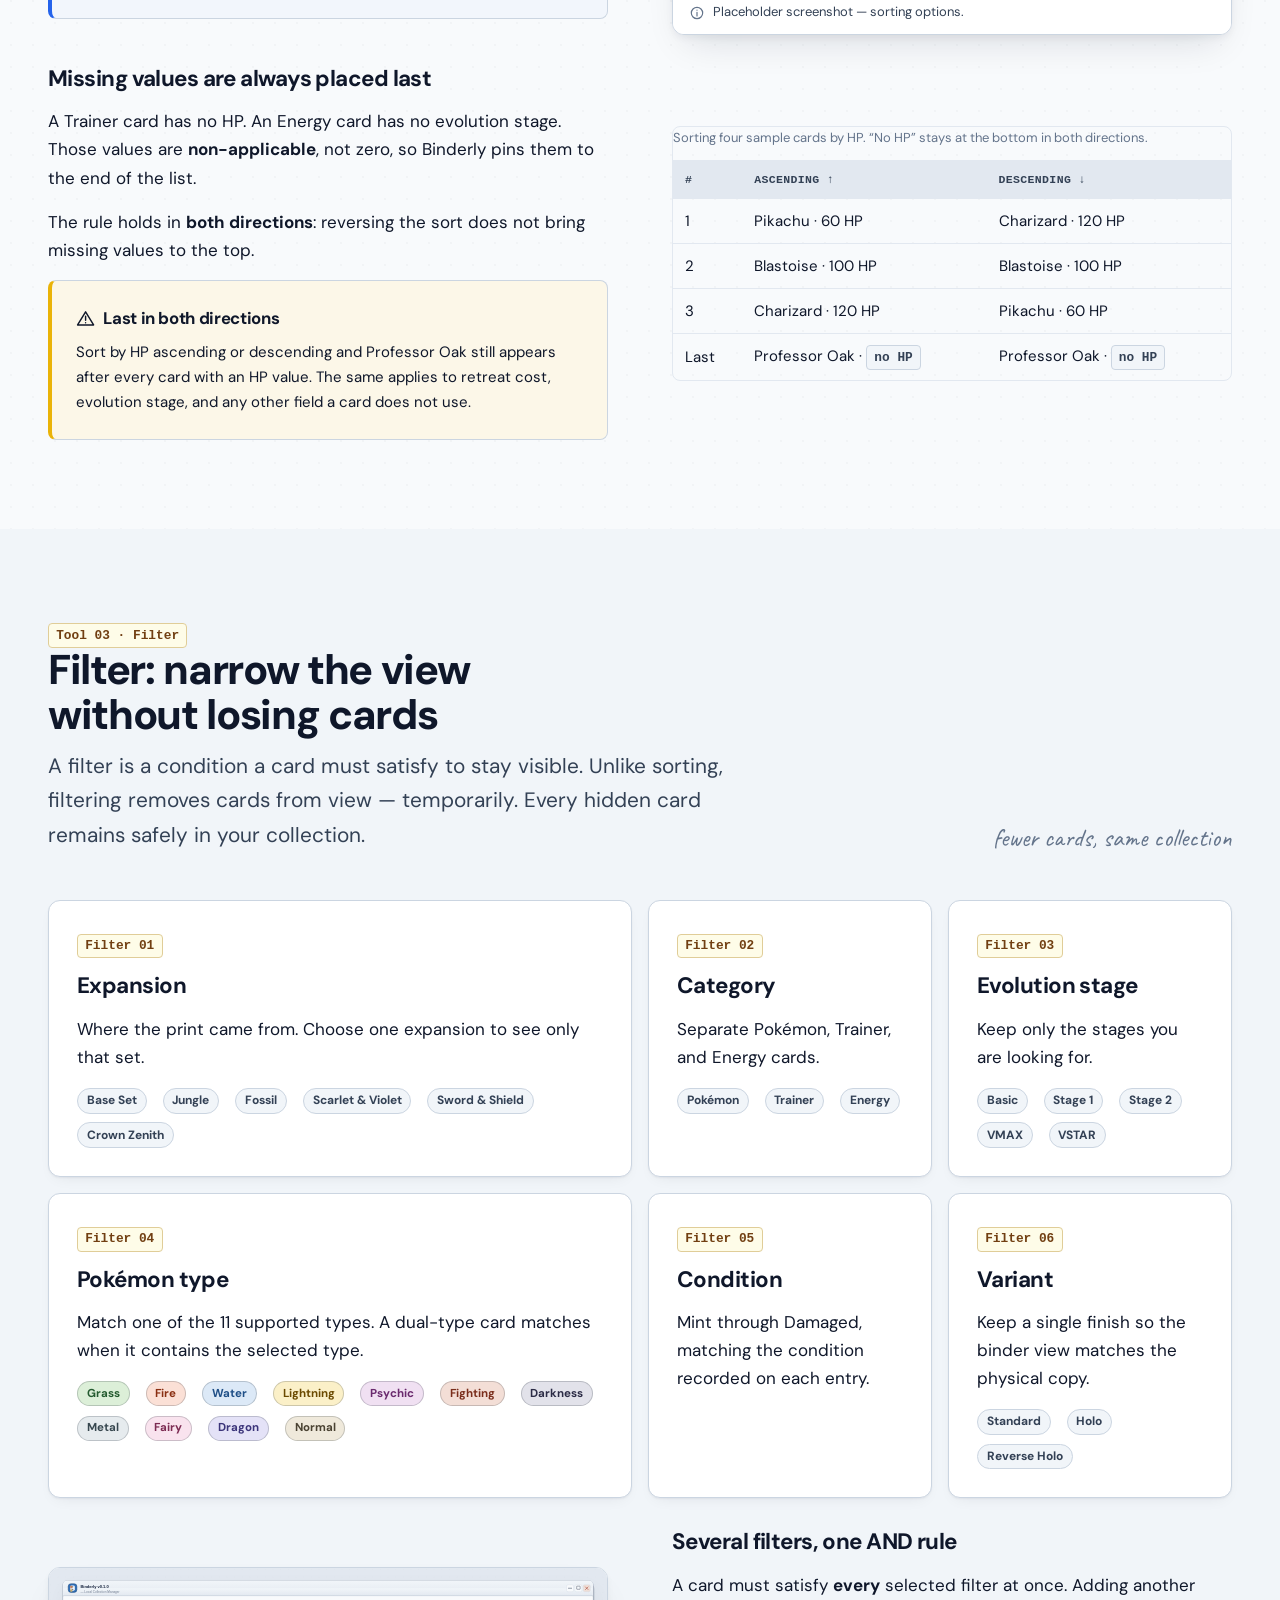
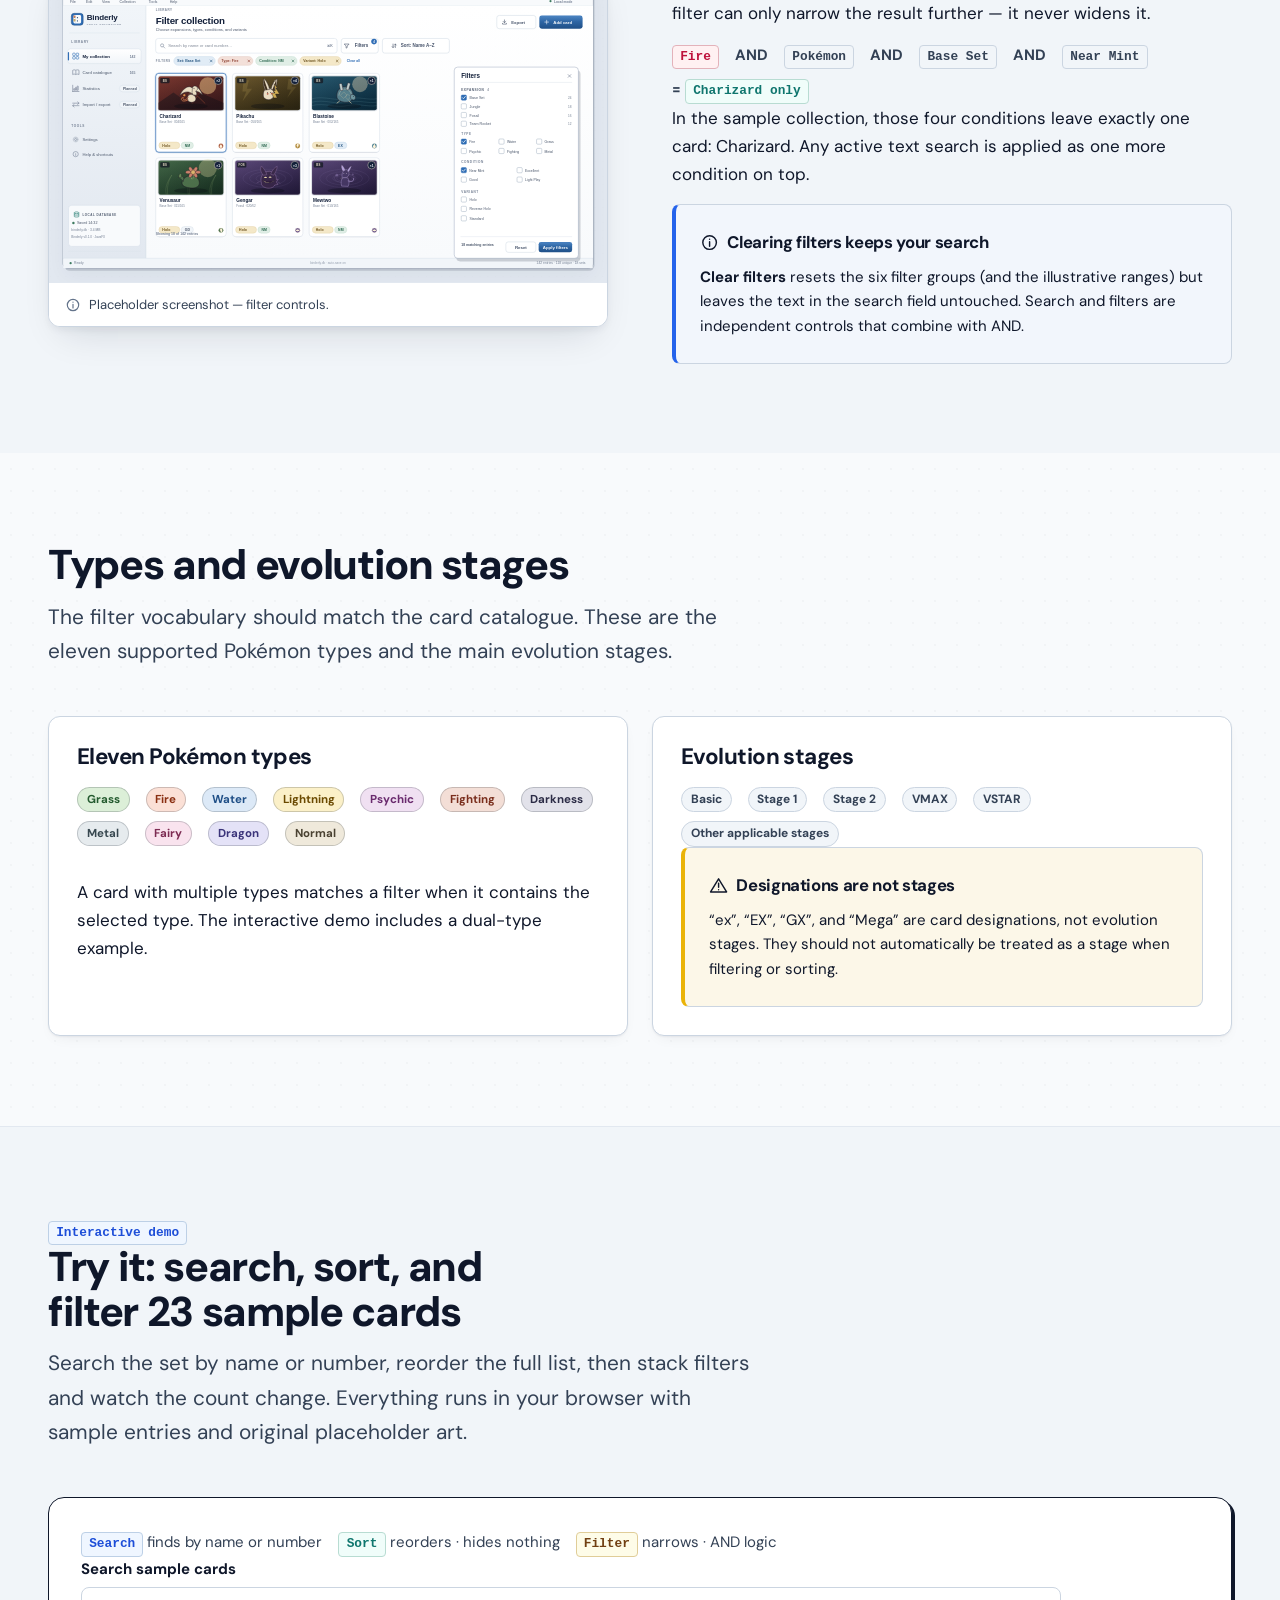
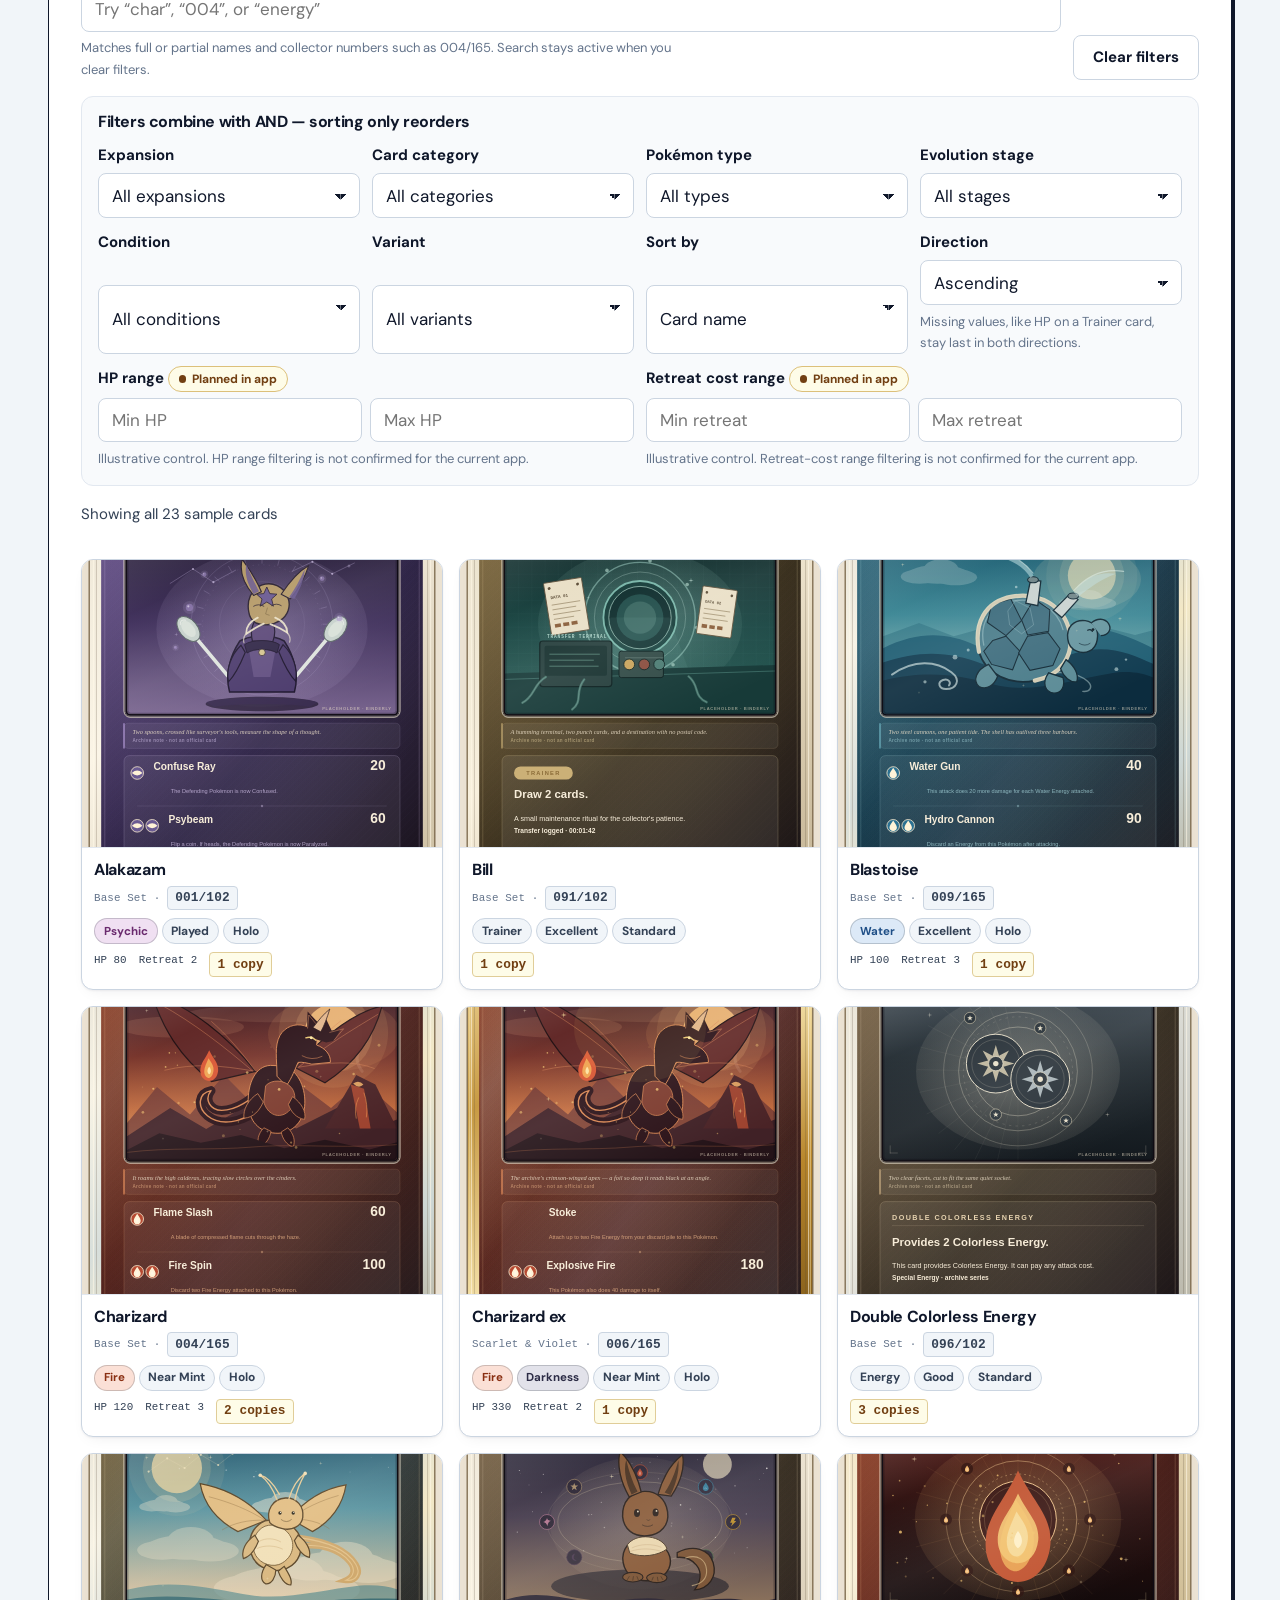
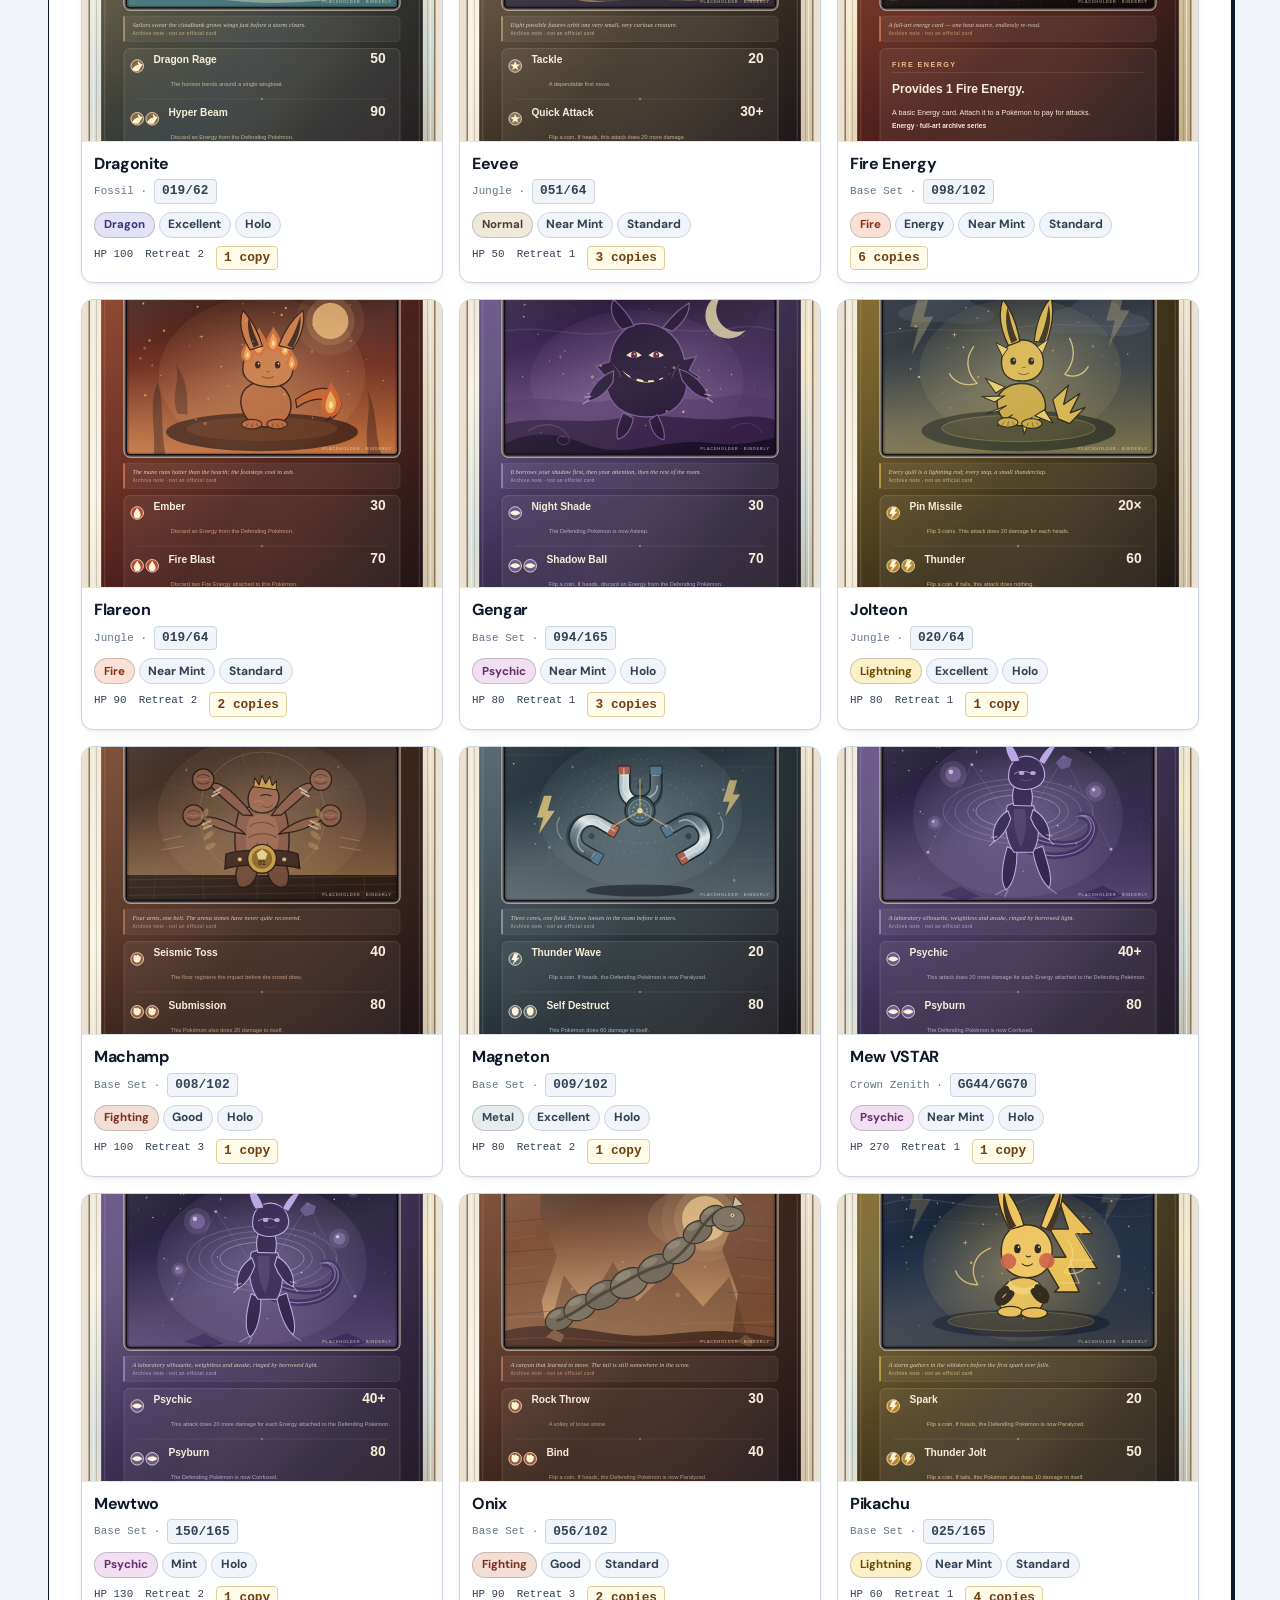
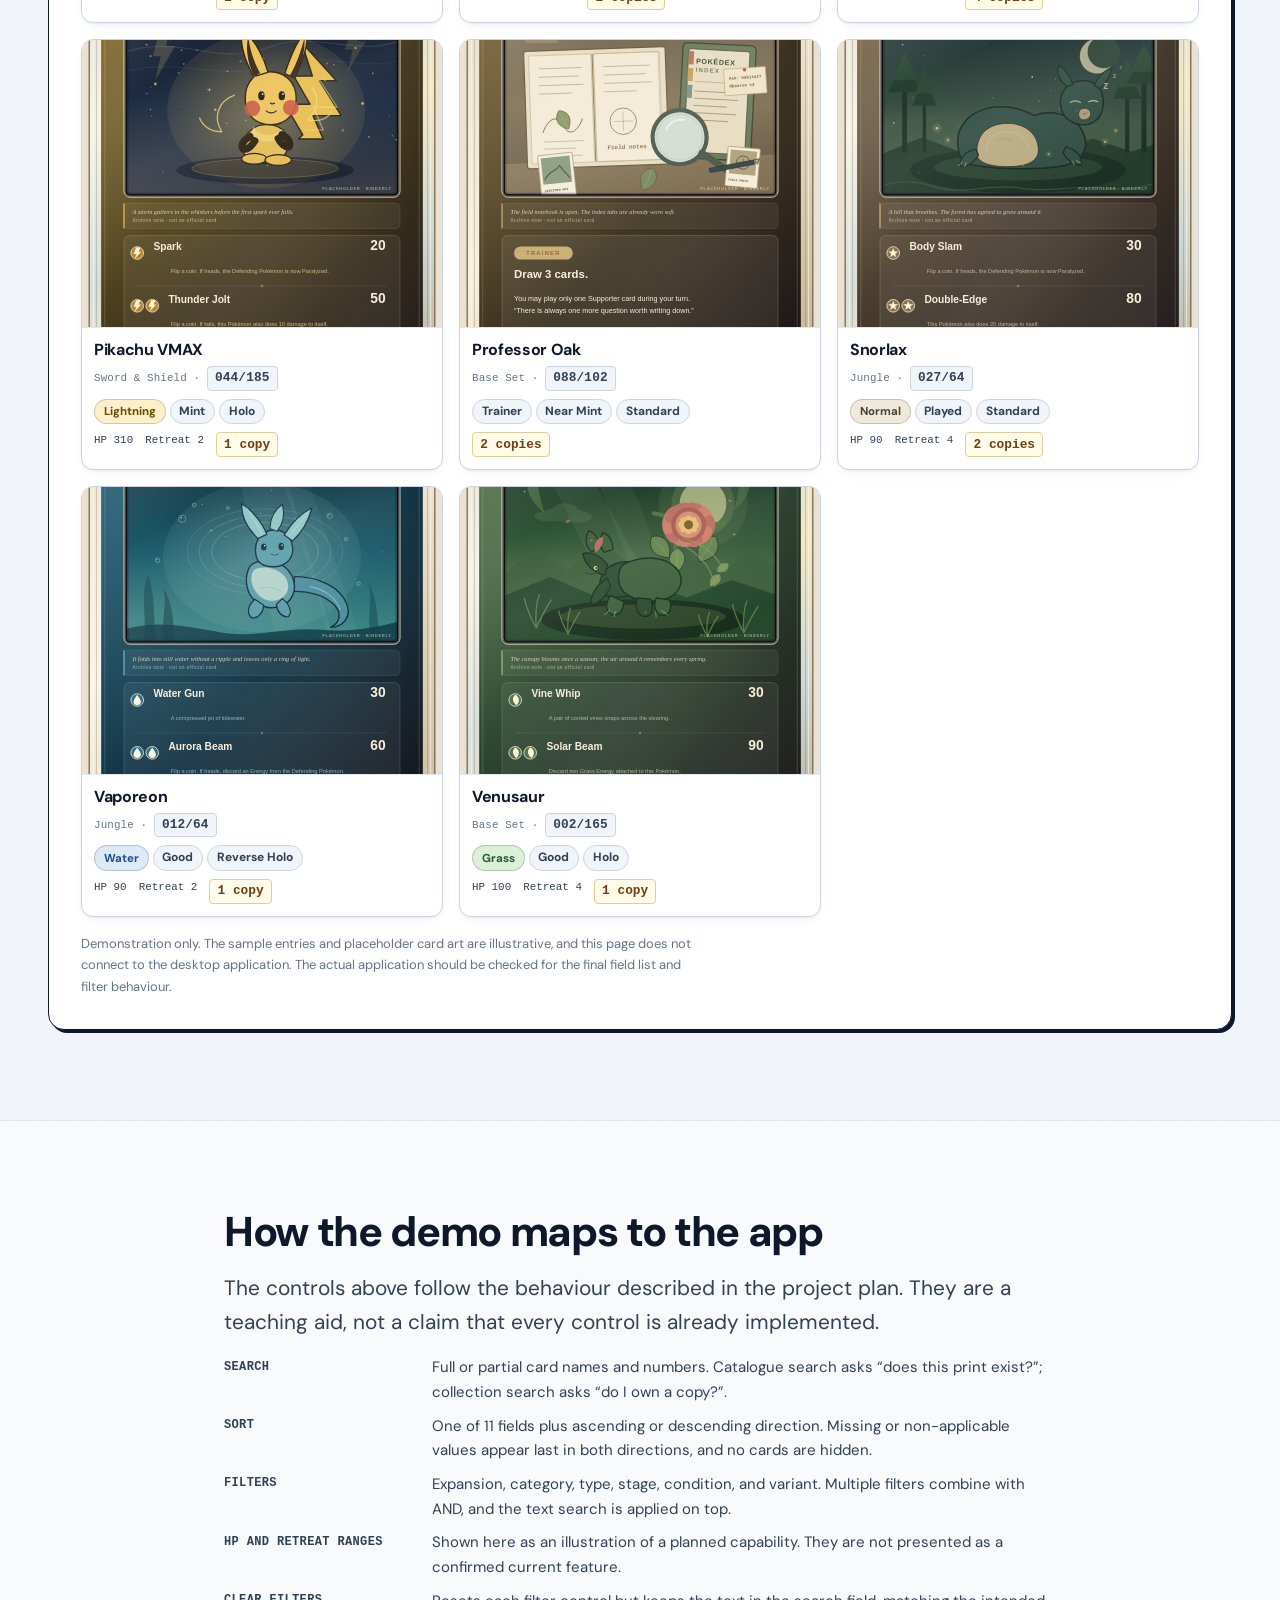
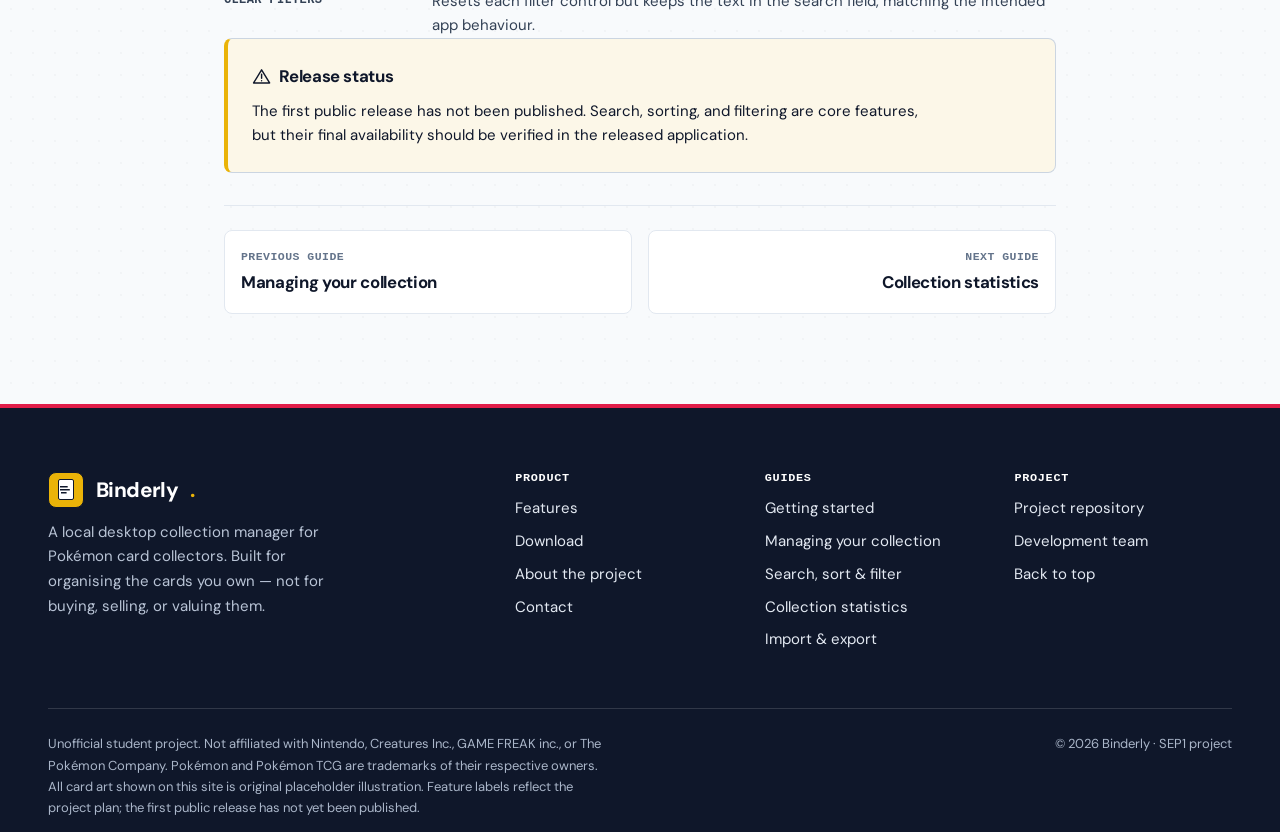
<file: copy/search-sort-filter.html>
<!DOCTYPE html>
<html lang="en">
<head>
  <meta charset="utf-8">
  <meta name="viewport" content="width=device-width, initial-scale=1">
  <title>Search, sort &amp; filter — Binderly guide</title>
  <meta name="description" content="Learn how Binderly searches card names and numbers, sorts collection entries, and filters by expansion, type, stage, condition, and variant. Try the interactive sample collection.">
  <meta name="theme-color" content="#f8fafc">
  <link rel="icon" href="assets/img/favicon.svg" type="image/svg+xml">
  <meta property="og:type" content="article">
  <meta property="og:title" content="Search, sort &amp; filter — Binderly guide">
  <meta property="og:description" content="Searching finds cards, sorting changes their order, and filtering narrows what you see. Try the interactive demonstration.">
  <meta property="og:image" content="assets/img/og-cover.png">
  <meta name="twitter:card" content="summary_large_image">
  <link rel="stylesheet" href="assets/css/main.css">
  <script src="assets/js/site-config.js" defer></script>
  <script src="assets/js/site.js" defer></script>
  <script src="assets/js/search-demo.js" defer></script>
</head>
<body>
  <a class="skip-link" href="#main">Skip to main content</a>

  <header class="site-header">
    <div class="container site-header__inner">
      <a class="brand" href="index.html">
        <span class="brand__mark" aria-hidden="true"></span>
        <span data-site-name>Binderly</span><span class="brand__dot" aria-hidden="true">.</span>
      </a>
      <button class="nav-toggle" type="button" aria-expanded="false" aria-controls="site-nav" aria-label="Open navigation">
        <span></span><span></span><span></span>
      </button>
      <nav class="nav" id="site-nav" aria-label="Main">
        <ul class="nav__list">
          <li><a class="nav__link" href="features.html">Features</a></li>
          <li>
            <details class="nav__dropdown">
              <summary class="nav__link">Guides</summary>
              <ul class="nav__submenu">
                <li><a href="getting-started.html">Getting started</a></li>
                <li><a href="managing-your-collection.html">Managing your collection</a></li>
                <li><a href="search-sort-filter.html">Search, sort &amp; filter</a></li>
                <li><a href="statistics.html">Collection statistics</a></li>
                <li><a href="import-export.html">Import &amp; export</a></li>
              </ul>
            </details>
          </li>
          <li><a class="nav__link" href="download.html">Download</a></li>
          <li><a class="nav__link" href="about.html">About</a></li>
          <li><a class="nav__link" href="contact.html">Contact</a></li>
        </ul>
      </nav>
    </div>
  </header>

  <main id="main">
    <section class="page-hero page-hero--butter">
      <div class="container page-hero__inner">
        <div>
          <span class="tab-label">Guide 3 of 5</span>
          <h1>Search, sort &amp; filter</h1>
          <p class="lead">Search asks “which card is it?”, sorting asks “what order should they be in?”, and filtering asks “which cards should stay in view?”. Three different questions — and not one of them changes a collection entry.</p>
        </div>
        <aside class="page-hero__aside" aria-labelledby="in-this-guide">
          <h2 id="in-this-guide">In this guide</h2>
          <ul>
            <li><a href="#three-tools">The three tools</a></li>
            <li><a href="#searching">Searching</a></li>
            <li><a href="#sorting">Sorting</a></li>
            <li><a href="#filtering">Filtering</a></li>
            <li><a href="#demo">Try the interactive demo</a></li>
            <li><a href="#types-and-stages">Types and evolution stages</a></li>
          </ul>
        </aside>
      </div>
    </section>

    <section class="section section--tight" id="three-tools" aria-labelledby="three-tools-title">
      <div class="container">
        <div class="section-head">
          <div class="section-head__text">
            <span class="mono-tag mono-tag--blue">The three tools</span>
            <h2 id="three-tools-title">Three questions, three different jobs</h2>
            <p>Before you reach for a control, decide what you are asking. Search looks up a card, sorting reorders the list, and filtering narrows the set. None of them edits a collection entry.</p>
          </div>
          <p class="hand">find it, order it, narrow it</p>
        </div>

        <ul class="bento-grid">
          <li class="card card--tint-blue">
            <span class="feature-card__icon"><span class="icon icon--search" aria-hidden="true"></span></span>
            <p><span class="mono-tag mono-tag--blue">01 · Search</span></p>
            <h3>“Which card is it?”</h3>
            <p><strong>Search finds a card by identity.</strong> Type a full or partial name, or a collector number such as <span class="code-badge">004/165</span>. It looks for the print in the catalogue and for your copies in the collection.</p>
            <ul class="inline-list" aria-label="Search examples">
              <li><span class="code-badge">char</span></li>
              <li><span class="code-badge">004</span></li>
              <li><span class="code-badge">004/165</span></li>
            </ul>
            <p><strong>Hides cards?</strong> Only those that do not match.</p>
          </li>

          <li class="card card--tint-teal">
            <span class="feature-card__icon"><span class="icon icon--sort" aria-hidden="true"></span></span>
            <p><span class="mono-tag mono-tag--teal">02 · Sort</span></p>
            <h3>“What order should they be in?”</h3>
            <p><strong>Sort reorders the current view.</strong> Pick one of 11 fields — name, expansion, number, category, type, stage, HP, retreat cost, condition, variant, or quantity — then choose ascending or descending.</p>
            <ul class="inline-list" aria-label="Sorting facts">
              <li><span class="chip">11 fields</span></li>
              <li><span class="chip">Asc / Desc</span></li>
              <li><span class="chip">Missing values last</span></li>
            </ul>
            <p><strong>Hides cards?</strong> Never.</p>
          </li>

          <li class="card card--tint-yellow">
            <span class="feature-card__icon"><span class="icon icon--filter" aria-hidden="true"></span></span>
            <p><span class="mono-tag mono-tag--yellow">03 · Filter</span></p>
            <h3>“Which cards should stay in view?”</h3>
            <p><strong>Filter narrows the visible set.</strong> Add conditions for expansion, category, Pokémon type, evolution stage, condition, or variant. Every selected filter must match at the same time.</p>
            <ul class="inline-list" aria-label="Filtering facts">
              <li><span class="chip">6 filter groups</span></li>
              <li><span class="chip">AND logic</span></li>
              <li><span class="chip">View only</span></li>
            </ul>
            <p><strong>Hides cards?</strong> Yes — until you clear the filter.</p>
          </li>

          <li class="card card--outline">
            <p><span class="mono-tag mono-tag--red">The collector’s check</span></p>
            <h3>None of them edits your binder</h3>
            <p>Search, sort, and filter are <strong>view controls</strong>. They change what you see on screen — never the card, condition, variant, or quantity you recorded.</p>
            <ul>
              <li>Search = find</li>
              <li>Sort = reorder</li>
              <li>Filter = narrow</li>
              <li>Clear = restore</li>
            </ul>
          </li>
        </ul>
      </div>
    </section>

    <section class="section section--paper-raised" id="searching">
      <div class="container">
        <div class="section-head">
          <div class="section-head__text">
            <span class="mono-tag mono-tag--blue">Tool 01 · Search</span>
            <h2>Search: find a card by identity</h2>
            <p>Search is a lookup. Type a full or partial name, or a collector number such as <span class="code-badge">004/165</span>, and Binderly returns every card whose name or number matches the text.</p>
          </div>
          <p class="hand">“I know the card — where is it?”</p>
        </div>

        <div class="split">
          <div class="split__copy">
            <h3>What you can type</h3>
            <dl class="spec-list">
              <dt>Full card name</dt>
              <dd><span class="code-badge">Charizard</span> returns the card with that name.</dd>
              <dt>Partial card name</dt>
              <dd><span class="code-badge">char</span> returns Charizard, Charmander, Charmeleon, Charizard ex, and any other name containing those letters.</dd>
              <dt>Full card number</dt>
              <dd><span class="code-badge">004/165</span> matches that exact print number.</dd>
              <dt>Partial card number</dt>
              <dd><span class="code-badge">004</span> or <span class="code-badge">165</span> matches entries whose number contains it.</dd>
            </dl>
            <p class="mt-6"><strong>Search only narrows the current list.</strong> It does not reorder the cards, and it never edits an entry.</p>
          </div>
          <div class="split__media">
            <figure class="shot shot--raised">
              <img class="shot__img" src="assets/img/placeholders/search-results.svg" alt="Placeholder screenshot of search results for the query 'char', showing matching cards in the collection." width="1600" height="900">
              <figcaption class="shot__caption"><span class="icon icon--info" aria-hidden="true"></span>Placeholder screenshot — collection search for “char”.</figcaption>
            </figure>
          </div>
        </div>

        <div class="comparison-split mt-6">
          <div class="comparison-split__col">
            <p class="comparison-split__head"><span>Catalogue search</span><span class="mono-tag mono-tag--blue">Does this print exist?</span></p>
            <h3>Find the card definition</h3>
            <ul>
              <li>Looks through every known card, whether you own it or not.</li>
              <li>Confirms the name, expansion, number, category, type, stage, HP, and retreat cost.</li>
              <li>A result is a <strong>print</strong> — a description of a card that exists.</li>
            </ul>
          </div>
          <div class="comparison-split__col comparison-split__col--muted">
            <p class="comparison-split__head"><span>Collection search</span><span class="mono-tag mono-tag--teal">Do I own a copy?</span></p>
            <h3>Find your recorded copies</h3>
            <ul>
              <li>Looks only at entries already in your collection.</li>
              <li>Shows the condition, variant, and quantity you recorded for each copy.</li>
              <li>A result is <strong>your copy</strong> — the physical card in your binder.</li>
            </ul>
          </div>
        </div>
      </div>
    </section>

    <section class="section" id="sorting">
      <div class="container">
        <div class="section-head">
          <div class="section-head__text">
            <span class="mono-tag mono-tag--teal">Tool 02 · Sort</span>
            <h2>Sort: reorder the view without hiding a card</h2>
            <p>Sorting changes the order of the cards already on screen. Choose one field and one direction — every visible card stays visible, including the cards with missing values.</p>
          </div>
          <p class="hand">same cards, different order</p>
        </div>

        <div class="split split--reverse">
          <div class="split__copy">
            <h3>Eleven fields, two directions</h3>
            <p>The sort field decides what the list is ordered by. The direction decides whether it runs low to high or high to low.</p>
            <dl class="spec-list">
              <dt>Card details</dt>
              <dd>Card name · Expansion · Card number · Card category</dd>
              <dt>Battle data</dt>
              <dd>Type · Evolution stage · HP · Retreat cost</dd>
              <dt>Your copy</dt>
              <dd>Condition · Variant · Quantity</dd>
            </dl>
            <div class="panel panel--info">
              <div class="panel__title"><span class="icon icon--sort" aria-hidden="true"></span>Ascending or descending</div>
              <p><strong>Ascending</strong> goes A→Z, lowest→highest, or Basic→VSTAR. <strong>Descending</strong> reverses that order. Neither direction adds, removes, or edits a card.</p>
            </div>
          </div>
          <div class="split__media">
            <figure class="shot shot--raised">
              <img class="shot__img" src="assets/img/placeholders/sorting-options.svg" alt="Placeholder screenshot of the sorting dialog with a field list and ascending or descending direction." width="1600" height="1000">
              <figcaption class="shot__caption"><span class="icon icon--info" aria-hidden="true"></span>Placeholder screenshot — sorting options.</figcaption>
            </figure>
          </div>
        </div>

        <div class="split mt-6">
          <div class="split__copy">
            <h3>Missing values are always placed last</h3>
            <p>A Trainer card has no HP. An Energy card has no evolution stage. Those values are <strong>non-applicable</strong>, not zero, so Binderly pins them to the end of the list.</p>
            <p>The rule holds in <strong>both directions</strong>: reversing the sort does not bring missing values to the top.</p>
            <div class="panel panel--warning">
              <div class="panel__title"><span class="icon icon--warning" aria-hidden="true"></span>Last in both directions</div>
              <p>Sort by HP ascending or descending and Professor Oak still appears after every card with an HP value. The same applies to retreat cost, evolution stage, and any other field a card does not use.</p>
            </div>
          </div>
          <div class="split__media">
            <div class="table-wrap">
              <table class="data-table">
                <caption>Sorting four sample cards by HP. “No HP” stays at the bottom in both directions.</caption>
                <thead>
                  <tr><th scope="col">#</th><th scope="col">Ascending ↑</th><th scope="col">Descending ↓</th></tr>
                </thead>
                <tbody>
                  <tr><td>1</td><td>Pikachu · 60 HP</td><td>Charizard · 120 HP</td></tr>
                  <tr><td>2</td><td>Blastoise · 100 HP</td><td>Blastoise · 100 HP</td></tr>
                  <tr><td>3</td><td>Charizard · 120 HP</td><td>Pikachu · 60 HP</td></tr>
                  <tr><td>Last</td><td>Professor Oak · <span class="mono-tag">no HP</span></td><td>Professor Oak · <span class="mono-tag">no HP</span></td></tr>
                </tbody>
              </table>
            </div>
          </div>
        </div>
      </div>
    </section>

    <section class="section section--paper-deep" id="filtering">
      <div class="container">
        <div class="section-head">
          <div class="section-head__text">
            <span class="mono-tag mono-tag--yellow">Tool 03 · Filter</span>
            <h2>Filter: narrow the view without losing cards</h2>
            <p>A filter is a condition a card must satisfy to stay visible. Unlike sorting, filtering removes cards from view — temporarily. Every hidden card remains safely in your collection.</p>
          </div>
          <p class="hand">fewer cards, same collection</p>
        </div>

        <ul class="bento-grid">
          <li class="card bento-item--wide">
            <p><span class="mono-tag mono-tag--yellow">Filter 01</span></p>
            <h3>Expansion</h3>
            <p>Where the print came from. Choose one expansion to see only that set.</p>
            <ul class="inline-list" aria-label="Example expansions">
              <li><span class="chip">Base Set</span></li>
              <li><span class="chip">Jungle</span></li>
              <li><span class="chip">Fossil</span></li>
              <li><span class="chip">Scarlet &amp; Violet</span></li>
              <li><span class="chip">Sword &amp; Shield</span></li>
              <li><span class="chip">Crown Zenith</span></li>
            </ul>
          </li>

          <li class="card">
            <p><span class="mono-tag mono-tag--yellow">Filter 02</span></p>
            <h3>Category</h3>
            <p>Separate Pokémon, Trainer, and Energy cards.</p>
            <ul class="inline-list" aria-label="Card categories">
              <li><span class="chip">Pokémon</span></li>
              <li><span class="chip">Trainer</span></li>
              <li><span class="chip">Energy</span></li>
            </ul>
          </li>

          <li class="card">
            <p><span class="mono-tag mono-tag--yellow">Filter 03</span></p>
            <h3>Evolution stage</h3>
            <p>Keep only the stages you are looking for.</p>
            <ul class="inline-list" aria-label="Evolution stages">
              <li><span class="chip">Basic</span></li>
              <li><span class="chip">Stage 1</span></li>
              <li><span class="chip">Stage 2</span></li>
              <li><span class="chip">VMAX</span></li>
              <li><span class="chip">VSTAR</span></li>
            </ul>
          </li>

          <li class="card bento-item--wide">
            <p><span class="mono-tag mono-tag--yellow">Filter 04</span></p>
            <h3>Pokémon type</h3>
            <p>Match one of the 11 supported types. A dual-type card matches when it contains the selected type.</p>
            <ul class="inline-list" aria-label="Supported Pokémon types">
              <li><span class="type type--grass">Grass</span></li>
              <li><span class="type type--fire">Fire</span></li>
              <li><span class="type type--water">Water</span></li>
              <li><span class="type type--lightning">Lightning</span></li>
              <li><span class="type type--psychic">Psychic</span></li>
              <li><span class="type type--fighting">Fighting</span></li>
              <li><span class="type type--darkness">Darkness</span></li>
              <li><span class="type type--metal">Metal</span></li>
              <li><span class="type type--fairy">Fairy</span></li>
              <li><span class="type type--dragon">Dragon</span></li>
              <li><span class="type type--normal">Normal</span></li>
            </ul>
          </li>

          <li class="card">
            <p><span class="mono-tag mono-tag--yellow">Filter 05</span></p>
            <h3>Condition</h3>
            <p>Mint through Damaged, matching the condition recorded on each entry.</p>
          </li>

          <li class="card">
            <p><span class="mono-tag mono-tag--yellow">Filter 06</span></p>
            <h3>Variant</h3>
            <p>Keep a single finish so the binder view matches the physical copy.</p>
            <ul class="inline-list" aria-label="Card variants">
              <li><span class="chip">Standard</span></li>
              <li><span class="chip">Holo</span></li>
              <li><span class="chip">Reverse Holo</span></li>
            </ul>
          </li>
        </ul>

        <div class="split mt-6">
          <div class="split__media">
            <figure class="shot shot--raised">
              <img class="shot__img" src="assets/img/placeholders/filter-controls.svg" alt="Placeholder screenshot of filter controls for expansion, type, condition, and variant." width="1600" height="900">
              <figcaption class="shot__caption"><span class="icon icon--info" aria-hidden="true"></span>Placeholder screenshot — filter controls.</figcaption>
            </figure>
          </div>
          <div class="split__copy">
            <h3>Several filters, one AND rule</h3>
            <p>A card must satisfy <strong>every</strong> selected filter at once. Adding another filter can only narrow the result further — it never widens it.</p>
            <ul class="inline-list" aria-label="Example filter combination">
              <li><span class="mono-tag mono-tag--red">Fire</span></li>
              <li aria-hidden="true"><strong>AND</strong></li>
              <li><span class="mono-tag">Pokémon</span></li>
              <li aria-hidden="true"><strong>AND</strong></li>
              <li><span class="mono-tag">Base Set</span></li>
              <li aria-hidden="true"><strong>AND</strong></li>
              <li><span class="mono-tag">Near Mint</span></li>
              <li><strong>=</strong> <span class="mono-tag mono-tag--teal">Charizard only</span></li>
            </ul>
            <p>In the sample collection, those four conditions leave exactly one card: Charizard. Any active text search is applied as one more condition on top.</p>
            <div class="panel panel--info">
              <div class="panel__title"><span class="icon icon--info" aria-hidden="true"></span>Clearing filters keeps your search</div>
              <p><strong>Clear filters</strong> resets the six filter groups (and the illustrative ranges) but leaves the text in the search field untouched. Search and filters are independent controls that combine with AND.</p>
            </div>
          </div>
        </div>
      </div>
    </section>

    <section class="section" id="types-and-stages">
      <div class="container">
        <div class="section-head">
          <div class="section-head__text">
            <h2>Types and evolution stages</h2>
            <p>The filter vocabulary should match the card catalogue. These are the eleven supported Pokémon types and the main evolution stages.</p>
          </div>
        </div>
        <div class="grid grid--2">
          <div class="card">
            <h3>Eleven Pokémon types</h3>
            <ul class="inline-list" aria-label="Supported Pokémon types">
              <li><span class="type type--grass">Grass</span></li>
              <li><span class="type type--fire">Fire</span></li>
              <li><span class="type type--water">Water</span></li>
              <li><span class="type type--lightning">Lightning</span></li>
              <li><span class="type type--psychic">Psychic</span></li>
              <li><span class="type type--fighting">Fighting</span></li>
              <li><span class="type type--darkness">Darkness</span></li>
              <li><span class="type type--metal">Metal</span></li>
              <li><span class="type type--fairy">Fairy</span></li>
              <li><span class="type type--dragon">Dragon</span></li>
              <li><span class="type type--normal">Normal</span></li>
            </ul>
            <p class="mt-6">A card with multiple types matches a filter when it contains the selected type. The interactive demo includes a dual-type example.</p>
          </div>
          <div class="card">
            <h3>Evolution stages</h3>
            <ul class="inline-list" aria-label="Evolution stages">
              <li><span class="chip">Basic</span></li>
              <li><span class="chip">Stage 1</span></li>
              <li><span class="chip">Stage 2</span></li>
              <li><span class="chip">VMAX</span></li>
              <li><span class="chip">VSTAR</span></li>
              <li><span class="chip">Other applicable stages</span></li>
            </ul>
            <div class="panel panel--warning">
              <div class="panel__title"><span class="icon icon--warning" aria-hidden="true"></span>Designations are not stages</div>
              <p>“ex”, “EX”, “GX”, and “Mega” are card designations, not evolution stages. They should not automatically be treated as a stage when filtering or sorting.</p>
            </div>
          </div>
        </div>
      </div>
    </section>

    <section class="section section--blue" id="demo">
      <div class="container">
        <div class="section-head">
          <div class="section-head__text">
            <span class="mono-tag mono-tag--blue">Interactive demo</span>
            <h2>Try it: search, sort, and filter 23 sample cards</h2>
            <p>Search the set by name or number, reorder the full list, then stack filters and watch the count change. Everything runs in your browser with sample entries and original placeholder art.</p>
          </div>
        </div>

        <div class="demo-shell" data-demo>
          <ul class="inline-list" aria-label="How the demo controls differ">
            <li><span class="mono-tag mono-tag--blue">Search</span> finds by name or number</li>
            <li><span class="mono-tag mono-tag--teal">Sort</span> reorders · hides nothing</li>
            <li><span class="mono-tag mono-tag--yellow">Filter</span> narrows · AND logic</li>
          </ul>

          <div class="demo-toolbar">
            <div class="field">
              <label class="field__label" for="demo-search">Search sample cards</label>
              <input class="field__input" id="demo-search" type="search" placeholder="Try “char”, “004”, or “energy”" autocomplete="off" aria-describedby="demo-search-hint" data-demo-search>
              <p class="field__hint" id="demo-search-hint">Matches full or partial names and collector numbers such as 004/165. Search stays active when you clear filters.</p>
            </div>
            <button class="btn btn--ghost" type="button" data-demo-reset>Clear filters</button>
          </div>

          <div class="demo-filters" role="group" aria-labelledby="demo-filters-title">
            <h3 class="demo-filters__title" id="demo-filters-title">Filters combine with AND — sorting only reorders</h3>

            <div class="field">
              <label class="field__label" for="demo-expansion">Expansion</label>
              <select class="field__select" id="demo-expansion" data-demo-filter="expansion">
                <option value="">All expansions</option>
                <option>Base Set</option>
                <option>Jungle</option>
                <option>Fossil</option>
                <option>Scarlet &amp; Violet</option>
                <option>Sword &amp; Shield</option>
                <option>Crown Zenith</option>
              </select>
            </div>

            <div class="field">
              <label class="field__label" for="demo-category">Card category</label>
              <select class="field__select" id="demo-category" data-demo-filter="category">
                <option value="">All categories</option>
                <option>Pokémon</option>
                <option>Trainer</option>
                <option>Energy</option>
              </select>
            </div>

            <div class="field">
              <label class="field__label" for="demo-type">Pokémon type</label>
              <select class="field__select" id="demo-type" data-demo-filter="type">
                <option value="">All types</option>
                <option>Grass</option>
                <option>Fire</option>
                <option>Water</option>
                <option>Lightning</option>
                <option>Psychic</option>
                <option>Fighting</option>
                <option>Darkness</option>
                <option>Metal</option>
                <option>Fairy</option>
                <option>Dragon</option>
                <option>Normal</option>
              </select>
            </div>

            <div class="field">
              <label class="field__label" for="demo-stage">Evolution stage</label>
              <select class="field__select" id="demo-stage" data-demo-filter="stage">
                <option value="">All stages</option>
                <option>Basic</option>
                <option>Stage 1</option>
                <option>Stage 2</option>
                <option>VMAX</option>
                <option>VSTAR</option>
              </select>
            </div>

            <div class="field">
              <label class="field__label" for="demo-condition">Condition</label>
              <select class="field__select" id="demo-condition" data-demo-filter="condition">
                <option value="">All conditions</option>
                <option>Mint</option>
                <option>Near Mint</option>
                <option>Excellent</option>
                <option>Good</option>
                <option>Played</option>
                <option>Damaged</option>
              </select>
            </div>

            <div class="field">
              <label class="field__label" for="demo-variant">Variant</label>
              <select class="field__select" id="demo-variant" data-demo-filter="variant">
                <option value="">All variants</option>
                <option>Standard</option>
                <option>Holo</option>
                <option>Reverse Holo</option>
              </select>
            </div>

            <div class="field">
              <label class="field__label" for="demo-sort">Sort by</label>
              <select class="field__select" id="demo-sort" data-demo-sort aria-describedby="demo-sort-hint">
                <option value="name">Card name</option>
                <option value="expansion">Expansion</option>
                <option value="number">Card number</option>
                <option value="category">Card category</option>
                <option value="type">Type</option>
                <option value="stage">Evolution stage</option>
                <option value="hp">HP</option>
                <option value="retreat">Retreat cost</option>
                <option value="condition">Condition</option>
                <option value="variant">Variant</option>
                <option value="quantity">Quantity</option>
              </select>
            </div>

            <div class="field">
              <label class="field__label" for="demo-direction">Direction</label>
              <select class="field__select" id="demo-direction" data-demo-direction aria-describedby="demo-sort-hint">
                <option value="asc">Ascending</option>
                <option value="desc">Descending</option>
              </select>
              <p class="field__hint" id="demo-sort-hint">Missing values, like HP on a Trainer card, stay last in both directions.</p>
            </div>

            <div class="field demo-filters__wide">
              <span class="field__label" id="demo-hp-label">HP range <span class="status status--planned">Planned in app</span></span>
              <div class="demo-range">
                <input class="field__input" type="number" inputmode="numeric" min="0" max="400" placeholder="Min HP" aria-label="Minimum HP (demo only)" aria-describedby="demo-hp-hint" data-demo-filter="minHp">
                <input class="field__input" type="number" inputmode="numeric" min="0" max="400" placeholder="Max HP" aria-label="Maximum HP (demo only)" aria-describedby="demo-hp-hint" data-demo-filter="maxHp">
              </div>
              <p class="field__hint" id="demo-hp-hint">Illustrative control. HP range filtering is not confirmed for the current app.</p>
            </div>

            <div class="field demo-filters__wide">
              <span class="field__label" id="demo-retreat-label">Retreat cost range <span class="status status--planned">Planned in app</span></span>
              <div class="demo-range">
                <input class="field__input" type="number" inputmode="numeric" min="0" max="5" placeholder="Min retreat" aria-label="Minimum retreat cost (demo only)" aria-describedby="demo-retreat-hint" data-demo-filter="minRetreat">
                <input class="field__input" type="number" inputmode="numeric" min="0" max="5" placeholder="Max retreat" aria-label="Maximum retreat cost (demo only)" aria-describedby="demo-retreat-hint" data-demo-filter="maxRetreat">
              </div>
              <p class="field__hint" id="demo-retreat-hint">Illustrative control. Retreat-cost range filtering is not confirmed for the current app.</p>
            </div>
          </div>

          <div class="demo-status">
            <p role="status" aria-live="polite" data-demo-count>Showing all 23 sample cards</p>
            <ul class="demo-active" data-demo-active aria-label="Active filters"></ul>
          </div>

          <ul class="demo-results" data-demo-results></ul>

          <noscript>
            <p class="demo-note">The interactive demo needs JavaScript. The guide above explains the same search, sort, and filter behaviour.</p>
          </noscript>

          <p class="demo-note">Demonstration only. The sample entries and placeholder card art are illustrative, and this page does not connect to the desktop application. The actual application should be checked for the final field list and filter behaviour.</p>
        </div>
      </div>
    </section>

    <section class="section">
      <div class="container container--narrow">
        <h2>How the demo maps to the app</h2>
        <p class="lead">The controls above follow the behaviour described in the project plan. They are a teaching aid, not a claim that every control is already implemented.</p>
        <dl class="spec-list">
          <dt>Search</dt>
          <dd>Full or partial card names and numbers. Catalogue search asks “does this print exist?”; collection search asks “do I own a copy?”.</dd>
          <dt>Sort</dt>
          <dd>One of 11 fields plus ascending or descending direction. Missing or non-applicable values appear last in both directions, and no cards are hidden.</dd>
          <dt>Filters</dt>
          <dd>Expansion, category, type, stage, condition, and variant. Multiple filters combine with AND, and the text search is applied on top.</dd>
          <dt>HP and retreat ranges</dt>
          <dd>Shown here as an illustration of a planned capability. They are not presented as a confirmed current feature.</dd>
          <dt>Clear filters</dt>
          <dd>Resets each filter control but keeps the text in the search field, matching the intended app behaviour.</dd>
        </dl>
        <div class="panel panel--warning">
          <div class="panel__title"><span class="icon icon--warning" aria-hidden="true"></span>Release status</div>
          <p>The first public release has not been published. Search, sorting, and filtering are core features, but their final availability should be verified in the released application.</p>
        </div>

        <nav class="page-nav mt-6" aria-label="Guide pages">
          <a href="managing-your-collection.html"><span>Previous guide</span><strong>Managing your collection</strong></a>
          <a href="statistics.html"><span>Next guide</span><strong>Collection statistics</strong></a>
        </nav>
      </div>
    </section>
  </main>

  <footer class="site-footer">
    <div class="container footer__grid">
      <div class="footer__brand">
        <a class="brand" href="index.html">
          <span class="brand__mark" aria-hidden="true"></span>
          <span data-site-name>Binderly</span><span class="brand__dot" aria-hidden="true">.</span>
        </a>
        <p>A local desktop collection manager for Pokémon card collectors. Built for organising the cards you own — not for buying, selling, or valuing them.</p>
      </div>
      <div class="footer__col">
        <h2>Product</h2>
        <ul>
          <li><a href="features.html">Features</a></li>
          <li><a href="download.html">Download</a></li>
          <li><a href="about.html">About the project</a></li>
          <li><a href="contact.html">Contact</a></li>
        </ul>
      </div>
      <div class="footer__col">
        <h2>Guides</h2>
        <ul>
          <li><a href="getting-started.html">Getting started</a></li>
          <li><a href="managing-your-collection.html">Managing your collection</a></li>
          <li><a href="search-sort-filter.html">Search, sort &amp; filter</a></li>
          <li><a href="statistics.html">Collection statistics</a></li>
          <li><a href="import-export.html">Import &amp; export</a></li>
        </ul>
      </div>
      <div class="footer__col">
        <h2>Project</h2>
        <ul>
          <li><a href="https://github.com/alexmark7/hjemmeside" data-repo-link>Project repository</a></li>
          <li><a href="about.html#team">Development team</a></li>
          <li><a href="#main">Back to top</a></li>
        </ul>
      </div>
    </div>
    <div class="container footer__bottom">
      <p>Unofficial student project. Not affiliated with Nintendo, Creatures Inc., GAME FREAK inc., or The Pokémon Company. Pokémon and Pokémon TCG are trademarks of their respective owners. All card art shown on this site is original placeholder illustration. Feature labels reflect the project plan; the first public release has not yet been published.</p>
      <p>© <span data-year>2026</span> <span data-site-name>Binderly</span> · SEP1 project</p>
    </div>
  </footer>
</body>
</html>
</file>
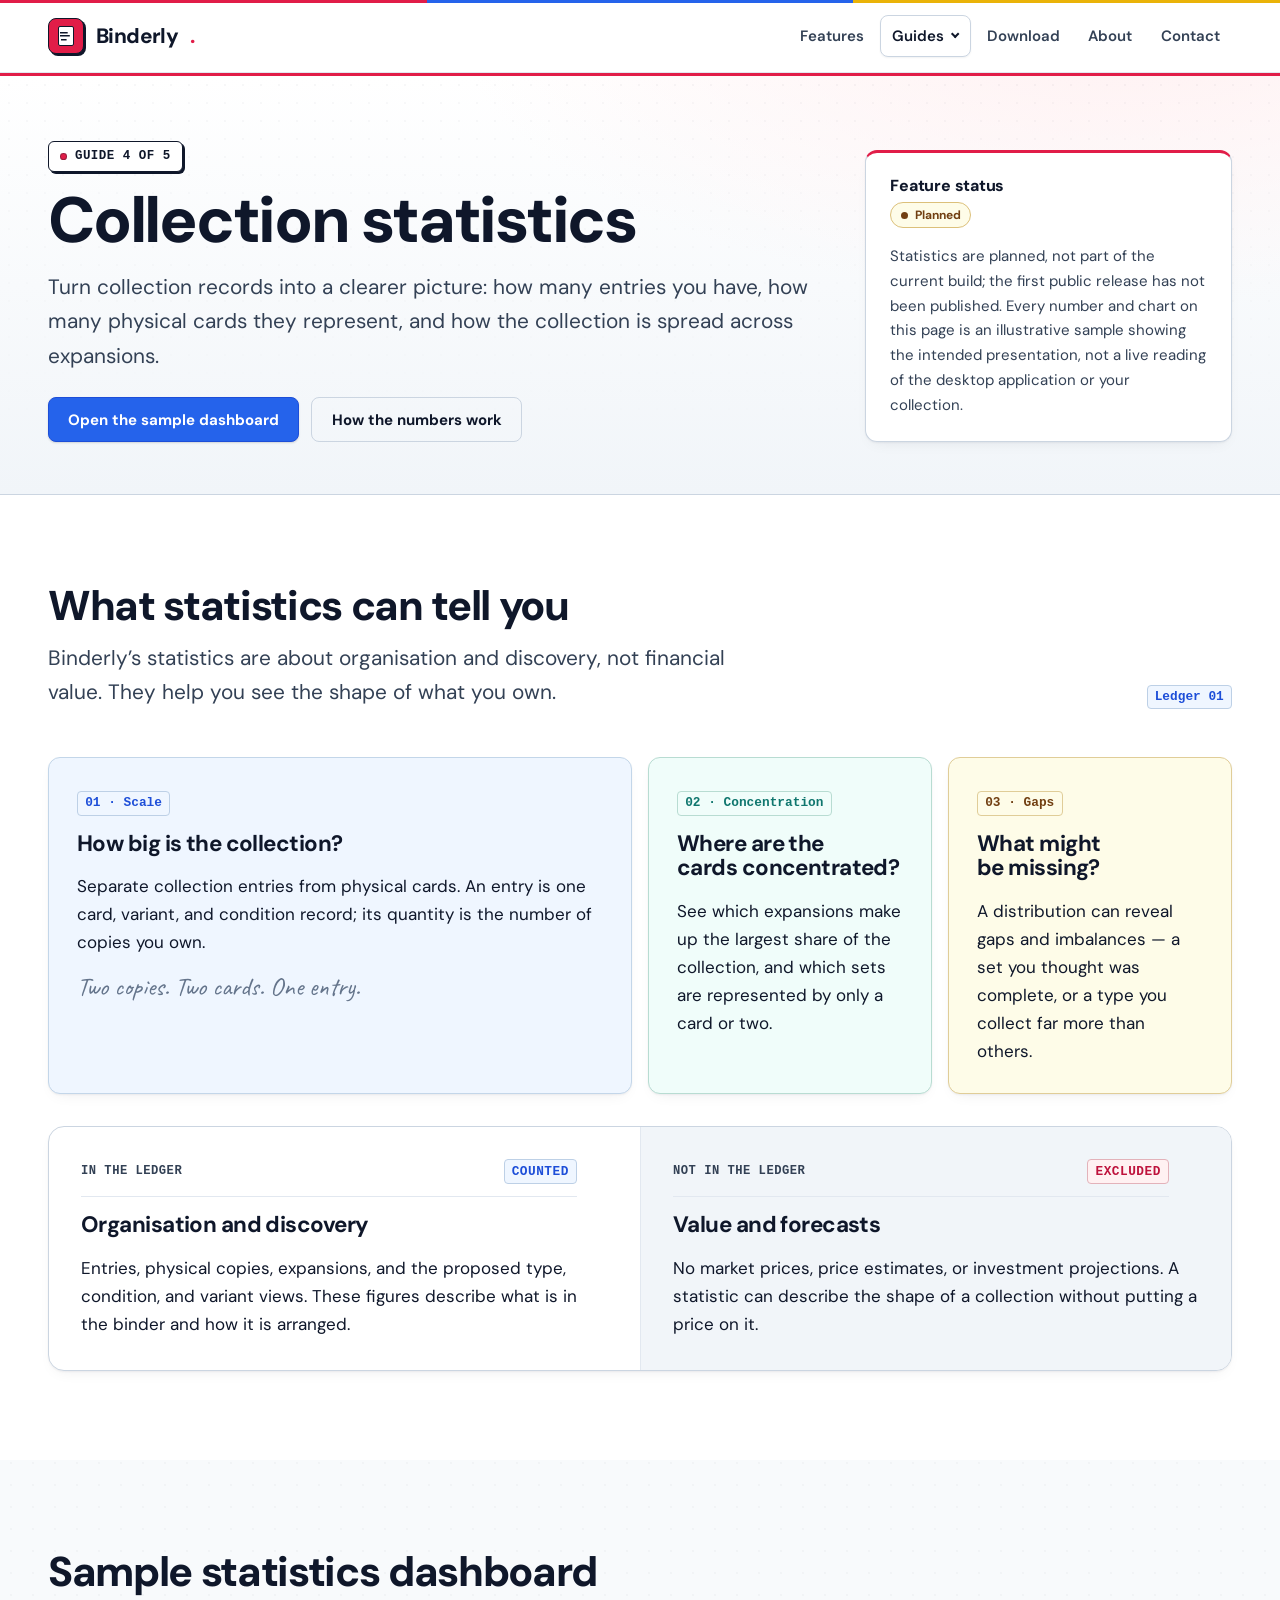
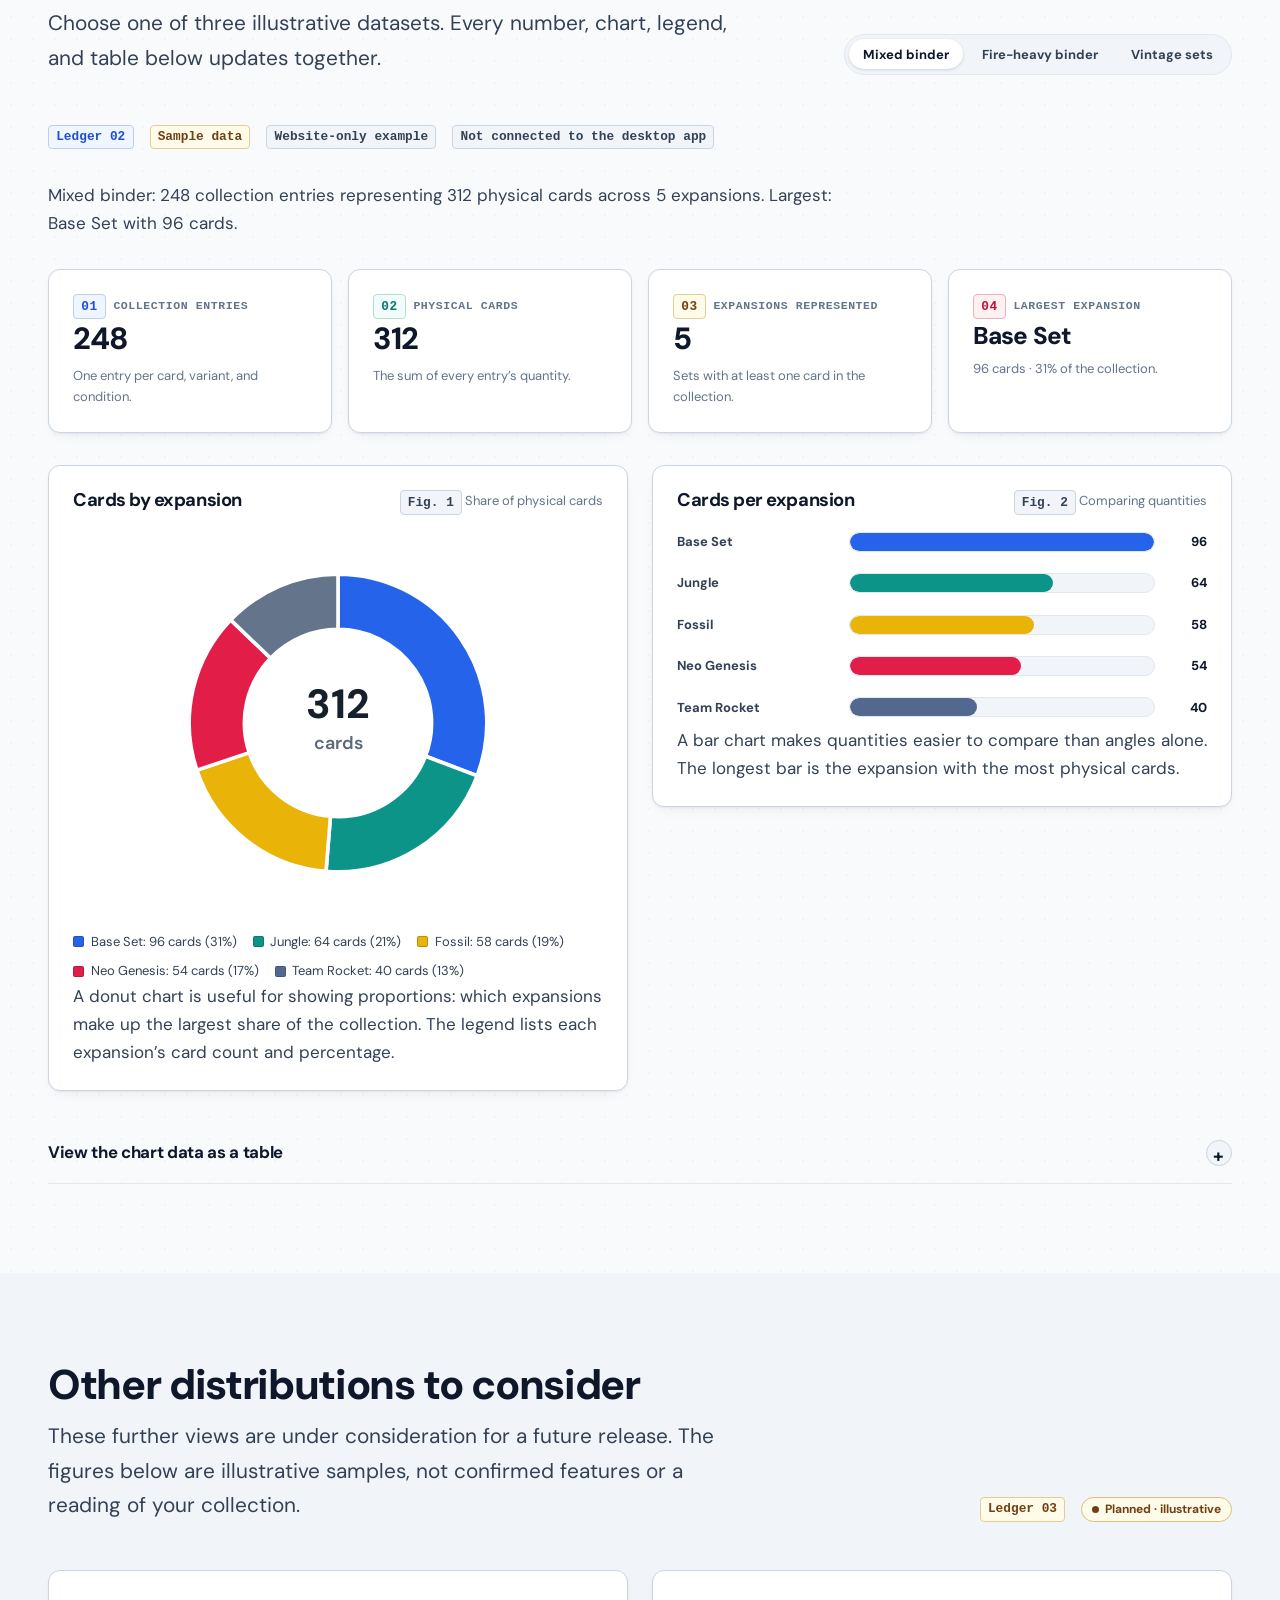
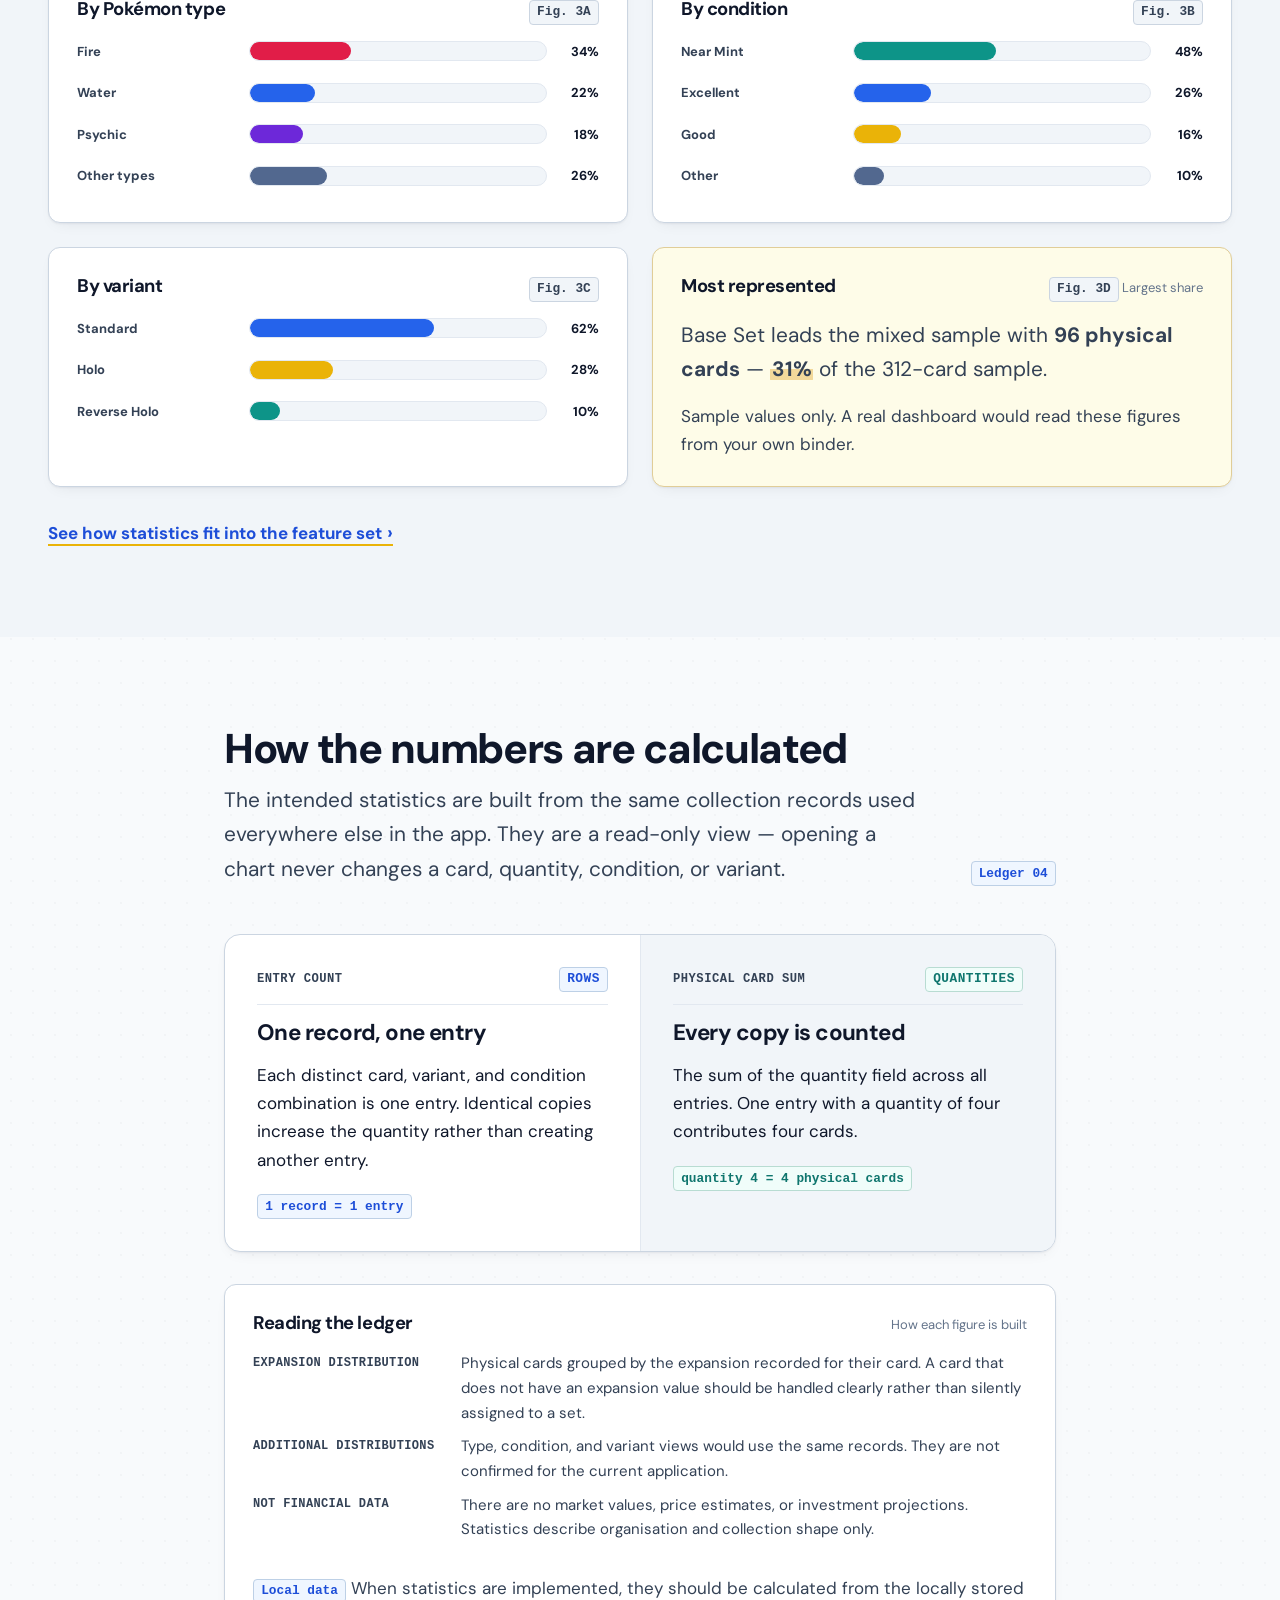
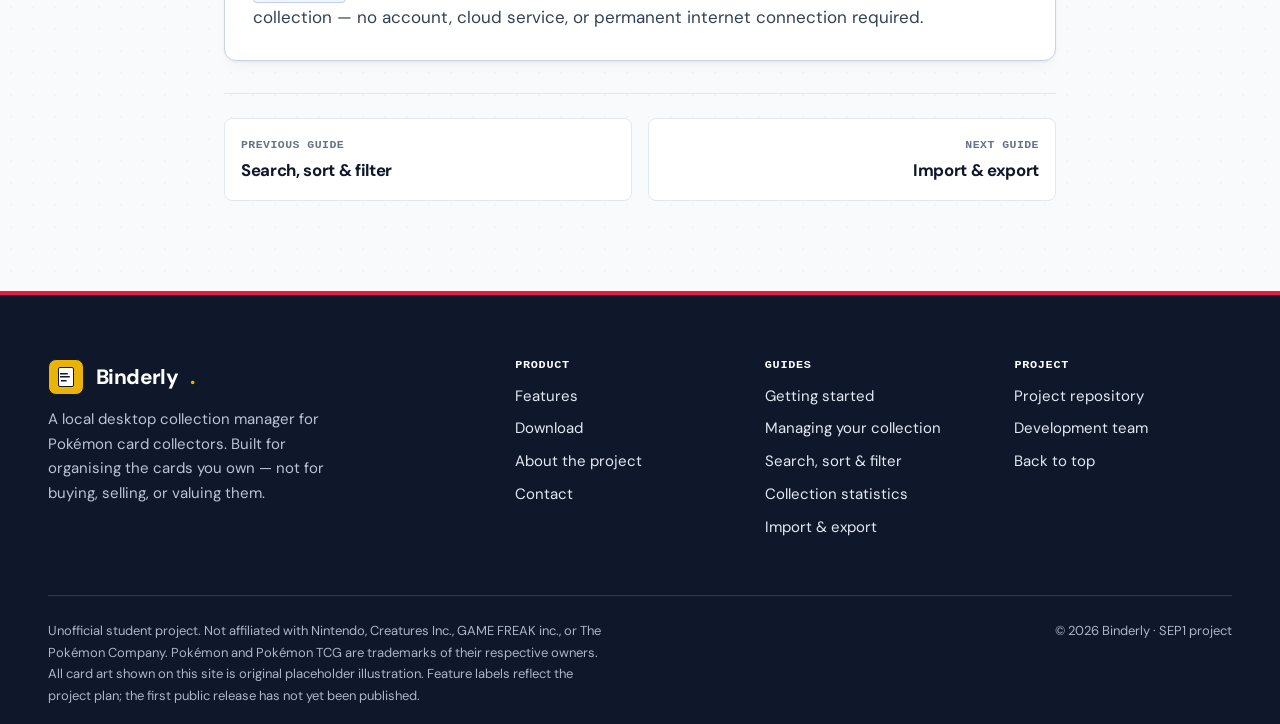
<file: copy/statistics.html>
<!DOCTYPE html>
<html lang="en">
<head>
  <meta charset="utf-8">
  <meta name="viewport" content="width=device-width, initial-scale=1">
  <title>Collection statistics — Binderly guide</title>
  <meta name="description" content="See how collection statistics turn card records into useful charts: collection size, physical cards, and distribution across expansions. Includes an interactive, clearly labelled sample.">
  <meta name="theme-color" content="#f8fafc">
  <link rel="icon" href="assets/img/favicon.svg" type="image/svg+xml">
  <meta property="og:type" content="article">
  <meta property="og:title" content="Collection statistics — Binderly guide">
  <meta property="og:description" content="A planned, illustrative look at collection statistics: entries, physical cards, and expansion distribution.">
  <meta property="og:image" content="assets/img/og-cover.png">
  <meta name="twitter:card" content="summary_large_image">
  <link rel="stylesheet" href="assets/css/main.css">
  <script src="assets/js/site-config.js" defer></script>
  <script src="assets/js/site.js" defer></script>
  <script src="assets/js/stats.js" defer></script>
</head>
<body>
  <a class="skip-link" href="#main">Skip to main content</a>

  <header class="site-header">
    <div class="container site-header__inner">
      <a class="brand" href="index.html">
        <span class="brand__mark" aria-hidden="true"></span>
        <span data-site-name>Binderly</span><span class="brand__dot" aria-hidden="true">.</span>
      </a>
      <button class="nav-toggle" type="button" aria-expanded="false" aria-controls="site-nav" aria-label="Open navigation">
        <span></span><span></span><span></span>
      </button>
      <nav class="nav" id="site-nav" aria-label="Main">
        <ul class="nav__list">
          <li><a class="nav__link" href="features.html">Features</a></li>
          <li>
            <details class="nav__dropdown">
              <summary class="nav__link">Guides</summary>
              <ul class="nav__submenu">
                <li><a href="getting-started.html">Getting started</a></li>
                <li><a href="managing-your-collection.html">Managing your collection</a></li>
                <li><a href="search-sort-filter.html">Search, sort &amp; filter</a></li>
                <li><a href="statistics.html">Collection statistics</a></li>
                <li><a href="import-export.html">Import &amp; export</a></li>
              </ul>
            </details>
          </li>
          <li><a class="nav__link" href="download.html">Download</a></li>
          <li><a class="nav__link" href="about.html">About</a></li>
          <li><a class="nav__link" href="contact.html">Contact</a></li>
        </ul>
      </nav>
    </div>
  </header>

  <main id="main">
    <section class="page-hero page-hero--pink">
      <div class="container page-hero__inner">
        <div>
          <span class="tab-label">Guide 4 of 5</span>
          <h1>Collection statistics</h1>
          <div class="stack">
            <p class="lead">Turn collection records into a clearer picture: how many entries you have, how many physical cards they represent, and how the collection is spread across expansions.</p>
            <div class="btn-row">
              <a class="btn btn--primary" href="#sample-dashboard">Open the sample dashboard</a>
              <a class="btn btn--ghost" href="#method">How the numbers work</a>
            </div>
          </div>
        </div>
        <aside class="page-hero__aside" aria-labelledby="stats-status">
          <h2 id="stats-status">Feature status</h2>
          <p><span class="status status--planned" data-feature-status="statistics">Planned</span></p>
          <p>Statistics are planned, not part of the current build; the first public release has not been published. Every number and chart on this page is an illustrative sample showing the intended presentation, not a live reading of the desktop application or your collection.</p>
        </aside>
      </div>
    </section>

    <section class="section section--paper-raised">
      <div class="container">
        <div class="section-head">
          <div class="section-head__text">
            <h2>What statistics can tell you</h2>
            <p>Binderly’s statistics are about organisation and discovery, not financial value. They help you see the shape of what you own.</p>
          </div>
          <div><span class="mono-tag mono-tag--blue">Ledger 01</span></div>
        </div>

        <div class="bento-grid">
          <article class="card card--tint-blue bento-item--wide">
            <p><span class="mono-tag mono-tag--blue">01 · Scale</span></p>
            <h3>How big is the collection?</h3>
            <p>Separate collection entries from physical cards. An entry is one card, variant, and condition record; its quantity is the number of copies you own.</p>
            <p class="hand">Two copies. Two cards. One entry.</p>
          </article>
          <article class="card card--tint-teal">
            <p><span class="mono-tag mono-tag--teal">02 · Concentration</span></p>
            <h3>Where are the cards concentrated?</h3>
            <p>See which expansions make up the largest share of the collection, and which sets are represented by only a card or two.</p>
          </article>
          <article class="card card--tint-yellow">
            <p><span class="mono-tag mono-tag--yellow">03 · Gaps</span></p>
            <h3>What might be missing?</h3>
            <p>A distribution can reveal gaps and imbalances — a set you thought was complete, or a type you collect far more than others.</p>
          </article>
        </div>

        <div class="comparison-split mt-6">
          <div class="comparison-split__col">
            <p class="comparison-split__head">In the ledger <span class="mono-tag mono-tag--blue">Counted</span></p>
            <h3>Organisation and discovery</h3>
            <p>Entries, physical copies, expansions, and the proposed type, condition, and variant views. These figures describe what is in the binder and how it is arranged.</p>
          </div>
          <div class="comparison-split__col comparison-split__col--muted">
            <p class="comparison-split__head">Not in the ledger <span class="mono-tag mono-tag--red">Excluded</span></p>
            <h3>Value and forecasts</h3>
            <p>No market prices, price estimates, or investment projections. A statistic can describe the shape of a collection without putting a price on it.</p>
          </div>
        </div>
      </div>
    </section>

    <section class="section" id="sample-dashboard">
      <div class="container">
        <div class="section-head">
          <div class="section-head__text">
            <h2>Sample statistics dashboard</h2>
            <p>Choose one of three illustrative datasets. Every number, chart, legend, and table below updates together.</p>
          </div>
          <div class="chart-tabs" role="group" aria-label="Choose an illustrative sample dataset">
            <button type="button" data-stats-dataset="mixed" aria-pressed="true">Mixed binder</button>
            <button type="button" data-stats-dataset="fire" aria-pressed="false">Fire-heavy binder</button>
            <button type="button" data-stats-dataset="vintage" aria-pressed="false">Vintage sets</button>
          </div>
        </div>

        <ul class="inline-list" aria-label="Sample dashboard notes">
          <li><span class="mono-tag mono-tag--blue">Ledger 02</span></li>
          <li><span class="mono-tag mono-tag--yellow">Sample data</span></li>
          <li><span class="mono-tag">Website-only example</span></li>
          <li><span class="mono-tag">Not connected to the desktop app</span></li>
        </ul>

        <p class="muted mt-6" data-stats-summary aria-live="polite">Mixed binder: 248 collection entries representing 312 physical cards across 5 expansions. Largest: Base Set with 96 cards.</p>

        <noscript>
          <p class="muted">The interactive charts require JavaScript. The table at the end of this section lists the same sample values.</p>
        </noscript>

        <div class="stat-grid mt-6">
          <article class="stat-card">
            <p class="stat-card__label"><span class="mono-tag mono-tag--blue">01</span> Collection entries</p>
            <p class="stat-card__value" data-stat="entries">248</p>
            <p class="stat-card__note">One entry per card, variant, and condition.</p>
          </article>
          <article class="stat-card">
            <p class="stat-card__label"><span class="mono-tag mono-tag--teal">02</span> Physical cards</p>
            <p class="stat-card__value" data-stat="cards">312</p>
            <p class="stat-card__note">The sum of every entry’s quantity.</p>
          </article>
          <article class="stat-card">
            <p class="stat-card__label"><span class="mono-tag mono-tag--yellow">03</span> Expansions represented</p>
            <p class="stat-card__value" data-stat="expansions">5</p>
            <p class="stat-card__note">Sets with at least one card in the collection.</p>
          </article>
          <article class="stat-card">
            <p class="stat-card__label"><span class="mono-tag mono-tag--red">04</span> Largest expansion</p>
            <p class="stat-card__value stat-card__value--text" data-stat="largest">Base Set</p>
            <p class="stat-card__note" data-stat="largest-note">96 cards · 31% of the collection.</p>
          </article>
        </div>

        <div class="grid grid--2 grid--start mt-6">
          <figure class="chart-card">
            <div class="chart-card__head">
              <h3>Cards by expansion</h3>
              <p><span class="code-badge">Fig. 1</span> Share of physical cards</p>
            </div>
            <div class="chart" data-stats-pie role="img" aria-label="Illustrative donut chart of physical cards by expansion."></div>
            <ul class="chart-legend" data-stats-legend aria-label="Chart legend"></ul>
            <figcaption class="muted">A donut chart is useful for showing proportions: which expansions make up the largest share of the collection. The legend lists each expansion’s card count and percentage.</figcaption>
          </figure>

          <figure class="chart-card">
            <div class="chart-card__head">
              <h3>Cards per expansion</h3>
              <p><span class="code-badge">Fig. 2</span> Comparing quantities</p>
            </div>
            <ul class="bar-list" data-stats-bars aria-label="Illustrative bar chart of physical cards per expansion"></ul>
            <figcaption class="muted">A bar chart makes quantities easier to compare than angles alone. The longest bar is the expansion with the most physical cards.</figcaption>
          </figure>
        </div>

        <details class="faq__item mt-6">
          <summary>View the chart data as a table</summary>
          <div>
            <div class="table-wrap">
              <table class="data-table">
                <caption>Illustrative sample data — physical cards per expansion.</caption>
                <thead>
                  <tr>
                    <th scope="col">Expansion</th>
                    <th scope="col">Physical cards</th>
                    <th scope="col">Share</th>
                  </tr>
                </thead>
                <tbody data-stats-table>
                  <tr><th scope="row">Base Set</th><td>96</td><td>31%</td></tr>
                  <tr><th scope="row">Jungle</th><td>64</td><td>21%</td></tr>
                  <tr><th scope="row">Fossil</th><td>58</td><td>19%</td></tr>
                  <tr><th scope="row">Neo Genesis</th><td>54</td><td>17%</td></tr>
                  <tr><th scope="row">Team Rocket</th><td>40</td><td>13%</td></tr>
                </tbody>
              </table>
            </div>
          </div>
        </details>
      </div>
    </section>

    <section class="section section--paper-deep" id="more-statistics">
      <div class="container">
        <div class="section-head">
          <div class="section-head__text">
            <h2>Other distributions to consider</h2>
            <p>These further views are under consideration for a future release. The figures below are illustrative samples, not confirmed features or a reading of your collection.</p>
          </div>
          <div class="inline-list">
            <span class="mono-tag mono-tag--yellow">Ledger 03</span>
            <span class="status status--planned">Planned · illustrative</span>
          </div>
        </div>

        <div class="grid grid--2">
          <article class="card">
            <div class="chart-card__head">
              <h3>By Pokémon type</h3>
              <p><span class="code-badge">Fig. 3A</span></p>
            </div>
            <ul class="bar-list" aria-label="Sample distribution by Pokémon type">
              <li class="bar-row">
                <span class="bar-row__label">Fire</span>
                <span class="bar-row__track" aria-hidden="true"><span class="bar-row__fill bar-row__fill--red bar-row__fill--w34"></span></span>
                <span class="bar-row__value">34%</span>
              </li>
              <li class="bar-row">
                <span class="bar-row__label">Water</span>
                <span class="bar-row__track" aria-hidden="true"><span class="bar-row__fill bar-row__fill--blue bar-row__fill--w22"></span></span>
                <span class="bar-row__value">22%</span>
              </li>
              <li class="bar-row">
                <span class="bar-row__label">Psychic</span>
                <span class="bar-row__track" aria-hidden="true"><span class="bar-row__fill bar-row__fill--slate bar-row__fill--w18"></span></span>
                <span class="bar-row__value">18%</span>
              </li>
              <li class="bar-row">
                <span class="bar-row__label">Other types</span>
                <span class="bar-row__track" aria-hidden="true"><span class="bar-row__fill bar-row__fill--brown bar-row__fill--w26"></span></span>
                <span class="bar-row__value">26%</span>
              </li>
            </ul>
          </article>

          <article class="card">
            <div class="chart-card__head">
              <h3>By condition</h3>
              <p><span class="code-badge">Fig. 3B</span></p>
            </div>
            <ul class="bar-list" aria-label="Sample distribution by condition">
              <li class="bar-row">
                <span class="bar-row__label">Near Mint</span>
                <span class="bar-row__track" aria-hidden="true"><span class="bar-row__fill bar-row__fill--teal bar-row__fill--w48"></span></span>
                <span class="bar-row__value">48%</span>
              </li>
              <li class="bar-row">
                <span class="bar-row__label">Excellent</span>
                <span class="bar-row__track" aria-hidden="true"><span class="bar-row__fill bar-row__fill--blue bar-row__fill--w26"></span></span>
                <span class="bar-row__value">26%</span>
              </li>
              <li class="bar-row">
                <span class="bar-row__label">Good</span>
                <span class="bar-row__track" aria-hidden="true"><span class="bar-row__fill bar-row__fill--yellow bar-row__fill--w16"></span></span>
                <span class="bar-row__value">16%</span>
              </li>
              <li class="bar-row">
                <span class="bar-row__label">Other</span>
                <span class="bar-row__track" aria-hidden="true"><span class="bar-row__fill bar-row__fill--brown bar-row__fill--w10"></span></span>
                <span class="bar-row__value">10%</span>
              </li>
            </ul>
          </article>

          <article class="card">
            <div class="chart-card__head">
              <h3>By variant</h3>
              <p><span class="code-badge">Fig. 3C</span></p>
            </div>
            <ul class="bar-list" aria-label="Sample distribution by variant">
              <li class="bar-row">
                <span class="bar-row__label">Standard</span>
                <span class="bar-row__track" aria-hidden="true"><span class="bar-row__fill bar-row__fill--blue bar-row__fill--w62"></span></span>
                <span class="bar-row__value">62%</span>
              </li>
              <li class="bar-row">
                <span class="bar-row__label">Holo</span>
                <span class="bar-row__track" aria-hidden="true"><span class="bar-row__fill bar-row__fill--yellow bar-row__fill--w28"></span></span>
                <span class="bar-row__value">28%</span>
              </li>
              <li class="bar-row">
                <span class="bar-row__label">Reverse Holo</span>
                <span class="bar-row__track" aria-hidden="true"><span class="bar-row__fill bar-row__fill--teal bar-row__fill--w10"></span></span>
                <span class="bar-row__value">10%</span>
              </li>
            </ul>
          </article>

          <article class="card card--tint-yellow">
            <div class="chart-card__head">
              <h3>Most represented</h3>
              <p><span class="code-badge">Fig. 3D</span> Largest share</p>
            </div>
            <p class="lead">Base Set leads the mixed sample with <strong>96 physical cards</strong> — <span class="marker"><strong>31%</strong></span> of the 312-card sample.</p>
            <p class="muted">Sample values only. A real dashboard would read these figures from your own binder.</p>
          </article>
        </div>

        <p class="mt-6"><a class="text-link" href="features.html#statistics">See how statistics fit into the feature set</a></p>
      </div>
    </section>

    <section class="section" id="method">
      <div class="container container--narrow">
        <div class="section-head">
          <div class="section-head__text">
            <h2>How the numbers are calculated</h2>
            <p class="lead">The intended statistics are built from the same collection records used everywhere else in the app. They are a read-only view — opening a chart never changes a card, quantity, condition, or variant.</p>
          </div>
          <div><span class="mono-tag mono-tag--blue">Ledger 04</span></div>
        </div>

        <div class="comparison-split">
          <div class="comparison-split__col">
            <p class="comparison-split__head">Entry count <span class="mono-tag mono-tag--blue">Rows</span></p>
            <h3>One record, one entry</h3>
            <p>Each distinct card, variant, and condition combination is one entry. Identical copies increase the quantity rather than creating another entry.</p>
            <p><span class="mono-tag mono-tag--blue">1 record = 1 entry</span></p>
          </div>
          <div class="comparison-split__col comparison-split__col--muted">
            <p class="comparison-split__head">Physical card sum <span class="mono-tag mono-tag--teal">Quantities</span></p>
            <h3>Every copy is counted</h3>
            <p>The sum of the quantity field across all entries. One entry with a quantity of four contributes four cards.</p>
            <p><span class="mono-tag mono-tag--teal">quantity 4 = 4 physical cards</span></p>
          </div>
        </div>

        <div class="card mt-6">
          <div class="chart-card__head">
            <h3>Reading the ledger</h3>
            <p>How each figure is built</p>
          </div>
          <dl class="spec-list">
            <dt>Expansion distribution</dt>
            <dd>Physical cards grouped by the expansion recorded for their card. A card that does not have an expansion value should be handled clearly rather than silently assigned to a set.</dd>
            <dt>Additional distributions</dt>
            <dd>Type, condition, and variant views would use the same records. They are not confirmed for the current application.</dd>
            <dt>Not financial data</dt>
            <dd>There are no market values, price estimates, or investment projections. Statistics describe organisation and collection shape only.</dd>
          </dl>
          <p class="muted mt-6"><span class="mono-tag mono-tag--blue">Local data</span> When statistics are implemented, they should be calculated from the locally stored collection — no account, cloud service, or permanent internet connection required.</p>
        </div>

        <nav class="page-nav mt-6" aria-label="Guide pages">
          <a href="search-sort-filter.html"><span>Previous guide</span><strong>Search, sort &amp; filter</strong></a>
          <a href="import-export.html"><span>Next guide</span><strong>Import &amp; export</strong></a>
        </nav>
      </div>
    </section>
  </main>

  <footer class="site-footer">
    <div class="container footer__grid">
      <div class="footer__brand">
        <a class="brand" href="index.html">
          <span class="brand__mark" aria-hidden="true"></span>
          <span data-site-name>Binderly</span><span class="brand__dot" aria-hidden="true">.</span>
        </a>
        <p>A local desktop collection manager for Pokémon card collectors. Built for organising the cards you own — not for buying, selling, or valuing them.</p>
      </div>
      <div class="footer__col">
        <h2>Product</h2>
        <ul>
          <li><a href="features.html">Features</a></li>
          <li><a href="download.html">Download</a></li>
          <li><a href="about.html">About the project</a></li>
          <li><a href="contact.html">Contact</a></li>
        </ul>
      </div>
      <div class="footer__col">
        <h2>Guides</h2>
        <ul>
          <li><a href="getting-started.html">Getting started</a></li>
          <li><a href="managing-your-collection.html">Managing your collection</a></li>
          <li><a href="search-sort-filter.html">Search, sort &amp; filter</a></li>
          <li><a href="statistics.html">Collection statistics</a></li>
          <li><a href="import-export.html">Import &amp; export</a></li>
        </ul>
      </div>
      <div class="footer__col">
        <h2>Project</h2>
        <ul>
          <li><a href="https://github.com/alexmark7/hjemmeside" data-repo-link>Project repository</a></li>
          <li><a href="about.html#team">Development team</a></li>
          <li><a href="#main">Back to top</a></li>
        </ul>
      </div>
    </div>
    <div class="container footer__bottom">
      <p>Unofficial student project. Not affiliated with Nintendo, Creatures Inc., GAME FREAK inc., or The Pokémon Company. Pokémon and Pokémon TCG are trademarks of their respective owners. All card art shown on this site is original placeholder illustration. Feature labels reflect the project plan; the first public release has not yet been published.</p>
      <p>© <span data-year>2026</span> <span data-site-name>Binderly</span> · SEP1 project</p>
    </div>
  </footer>
</body>
</html>
</file>
<file: style.css>
body {
    margin: 0;
    padding: 2rem;
    font-family: Arial, Helvetica, sans-serif;
    font-size: 1rem;
    line-height: 1.5;
    color: lch(0% 0 0);
    background-color: #15A2DA;
    text-align: center;
}

img {
    display: block;
    max-width: 25%;
    height: auto;
}

nav {
    padding-bottom: 1rem;
    border-bottom: 1px solid #707070;
}
</file>
<file: copy/assets/css/main.css>
/* Binderly — shared design system
   Archival collector's studio & digital binder: warm paper surfaces,
   print-ink typography, restrained collector accents. */

/* 01. Fonts */
@font-face { font-family: "DM Sans"; src: url("../img/fonts/dm-sans-normal.woff2") format("woff2"); font-weight: 300 800; font-style: normal; font-display: swap; }
@font-face { font-family: "Syne"; src: url("../img/fonts/syne-normal.woff2") format("woff2"); font-weight: 400 800; font-style: normal; font-display: swap; }
@font-face { font-family: "Caveat"; src: url("../img/fonts/caveat-normal.woff2") format("woff2"); font-weight: 400 700; font-style: normal; font-display: swap; }

/* 02. Design tokens */
:root {
  color-scheme: light;
  --paper: #f8fafc; --paper-raised: #ffffff; --paper-deep: #f1f5f9; --paper-tint: #e2e8f0;
  --ink: #0f172a; --ink-soft: #334155; --ink-faint: #64748b; --navy: #0f172a;
  --line: #e2e8f0; --line-strong: #cbd5e1;
  --blue: #2563eb; --blue-dark: #1d4ed8; --blue-soft: #eff6ff;
  --teal: #0d9488; --teal-dark: #0f766e; --teal-soft: #f0fdfa;
  --yellow: #eab308; --yellow-soft: #fefce8; --yellow-ink: #713f12;
  --red: #e11d48; --red-dark: #be123c; --red-soft: #fff1f2;
  --peach-soft: #f8fafc; --lilac-soft: #f5f3ff; --lilac-ink: #6d28d9;
  --font-body: "DM Sans", -apple-system, BlinkMacSystemFont, "Segoe UI", Roboto, sans-serif;
  --font-display: "DM Sans", -apple-system, BlinkMacSystemFont, "Segoe UI", sans-serif;
  --font-mono: ui-monospace, "JetBrainsMono Nerd Font", "SFMono-Regular", Menlo, Consolas, monospace;
  --font-hand: "Caveat", cursive;
  --text-xs: 0.8125rem; --text-sm: 0.9375rem; --text-base: 1.0625rem;
  --text-lg: clamp(1.125rem, 0.35vw + 1.05rem, 1.3rem);
  --text-h3: clamp(1.18rem, 0.45vw + 1.08rem, 1.4rem);
  --text-h2: clamp(1.75rem, 2.2vw + 1.2rem, 2.6rem);
  --text-h1: clamp(2.35rem, 4.2vw + 0.7rem, 4rem);
  --leading-tight: 1.06; --leading-body: 1.65;
  --space-1: 0.25rem; --space-2: 0.5rem; --space-3: 0.75rem; --space-4: 1rem; --space-5: 1.5rem;
  --space-6: 2rem; --space-7: 3rem; --space-8: 4rem; --space-9: 6rem; --space-10: 8rem;
  --container: 74rem; --container-narrow: 52rem;
  --r-sm: 0.5rem; --r-md: 0.75rem; --r-lg: 1rem; --r-xl: 1.25rem; --r-pill: 999px;
  --shadow-sm: 0 1px 2px rgba(15, 23, 42, 0.05), 0 6px 16px -8px rgba(15, 23, 42, 0.1);
  --shadow-lift: 0 4px 8px -2px rgba(15, 23, 42, 0.07), 0 18px 36px -14px rgba(15, 23, 42, 0.14);
  --comic-offset: 3px 3px 0 var(--ink);
  --header-h: 4.5rem;
}

/* 03. Base and accessibility */
*, *::before, *::after { box-sizing: border-box; }
[hidden] { display: none !important; }
html {
  scroll-behavior: smooth; scroll-padding-top: calc(var(--header-h) + 1.5rem);
  -webkit-text-size-adjust: 100%;
}
body {
  margin: 0; overflow-x: clip; font-family: var(--font-body); font-size: var(--text-base);
  line-height: var(--leading-body); color: var(--ink); background-color: var(--paper);
  background-image: radial-gradient(rgba(22, 31, 44, 0.028) 0.7px, transparent 0.9px);
  background-size: 22px 22px; text-rendering: optimizeLegibility; -webkit-font-smoothing: antialiased;
}
body.nav-open { overflow: hidden; }
img, svg { display: block; max-width: 100%; }
img { height: auto; }
figure { margin: 0; }
h1, h2, h3, h4 {
  margin: 0 0 var(--space-4); font-family: var(--font-display); font-weight: 700;
  line-height: 1.1; letter-spacing: -0.025em; color: var(--ink); text-wrap: balance;
}
h1 { font-size: var(--text-h1); font-weight: 800; line-height: 1.03; letter-spacing: -0.035em; }
h2 { font-size: var(--text-h2); font-weight: 800; line-height: 1.07; letter-spacing: -0.032em; }
h3 { font-size: var(--text-h3); letter-spacing: -0.025em; }
h4 { font-size: 1.05rem; letter-spacing: -0.012em; }
p { margin: 0 0 var(--space-4); max-width: 68ch; }
p:last-child { margin-bottom: 0; }
a { color: var(--blue-dark); text-decoration-thickness: 0.07em; text-underline-offset: 0.18em; }
a:hover { color: var(--ink); }
strong, b { font-weight: 700; }
ul, ol { margin: 0 0 var(--space-4); padding-left: 1.25rem; }
li { margin-bottom: var(--space-2); }
li::marker { color: var(--blue-dark); }
hr { margin: var(--space-6) 0; border: 0; border-top: 1px solid var(--line); }
code, kbd, samp { font-family: var(--font-mono); font-size: 0.9em; }
pre {
  max-width: 100%; overflow-x: auto; padding: var(--space-4);
  background: var(--paper-deep); border: 1px solid var(--line-strong); border-radius: var(--r-sm);
}
:focus-visible { outline: 3px solid var(--blue-dark); outline-offset: 3px; border-radius: 4px; }
::selection { color: var(--ink); background: var(--yellow-soft); }
.visually-hidden {
  position: absolute !important; width: 1px; height: 1px; padding: 0; margin: -1px;
  overflow: hidden; clip: rect(0 0 0 0); white-space: nowrap; border: 0;
}
.skip-link {
  position: fixed; top: var(--space-3); left: var(--space-3); z-index: 200;
  padding: var(--space-3) var(--space-4); color: var(--paper-raised); font-weight: 700;
  background: var(--ink); border-radius: var(--r-sm); transform: translateY(-200%);
  transition: transform 160ms ease;
}
.skip-link:focus { color: var(--paper-raised); transform: translateY(0); }

/* 04. Layout primitives */
.container { width: min(100% - 2.5rem, var(--container)); margin-inline: auto; }
.container--narrow { width: min(100% - 2.5rem, var(--container-narrow)); margin-inline: auto; }
.section { padding-block: clamp(3.5rem, 7vw, 6.5rem); }
.section--tight { padding-block: clamp(2.5rem, 4.5vw, 4rem); }
.section--paper-raised { background: var(--paper-raised); }
.section--paper-deep { background: var(--paper-deep); }
.section--blue, .section--teal, .section--yellow, .section--peach, .section--lilac {
  background: var(--paper-deep); border-block: 1px solid var(--line);
}
.section--ink {
  color: #dce3ee; background-color: var(--navy);
  background-image: radial-gradient(rgba(255, 255, 255, 0.05) 0.8px, transparent 1px);
  background-size: 20px 20px;
}
.section--ink h1, .section--ink h2, .section--ink h3, .section--ink h4 { color: var(--paper-raised); }
.section--ink p, .section--ink li { color: #dce3ee; }
.section--ink .muted, .section--ink .section-head__text p { color: #b9c4d6; }
.section--ink a:not(.btn) { color: var(--yellow); }
.section--ink a:not(.btn):hover { color: var(--paper-raised); }
.section--ink .card { color: var(--ink); background: var(--paper-raised); }
.section--ink .card h1, .section--ink .card h2, .section--ink .card h3, .section--ink .card h4 { color: var(--ink); }
.section--ink .card p, .section--ink .card li { color: var(--ink-soft); }
.section--ink .card a:not(.btn) { color: var(--blue-dark); }
.section--ink :focus-visible { outline-color: var(--yellow); }

.section-head {
  display: flex; flex-wrap: wrap; align-items: end; justify-content: space-between;
  gap: var(--space-4) var(--space-6); margin-bottom: var(--space-7);
}
.section-head__text { max-width: 44rem; }
.section-head__text p { margin-bottom: 0; color: var(--ink-soft); font-size: var(--text-lg); }
.section-head h2 { margin-bottom: var(--space-3); }
.section-head--center { display: block; text-align: center; }
.section-head--center .section-head__text { margin-inline: auto; }

.grid { display: grid; gap: var(--space-5); }
.grid--2 { grid-template-columns: repeat(2, minmax(0, 1fr)); }
.grid--3 { grid-template-columns: repeat(3, minmax(0, 1fr)); }
.grid--4 { grid-template-columns: repeat(4, minmax(0, 1fr)); }
.grid--sidebar { grid-template-columns: minmax(0, 1.65fr) minmax(16rem, 0.9fr); align-items: start; }
.grid--start { align-items: start; }

.split {
  display: grid; grid-template-columns: minmax(0, 1fr) minmax(0, 1fr);
  align-items: center; gap: clamp(2rem, 5vw, 4.5rem);
}
.split--media-wide { grid-template-columns: minmax(0, 0.85fr) minmax(0, 1.15fr); }
.split--reverse .split__media { order: 2; }
.split__copy > :last-child { margin-bottom: 0; }
.split__media { position: relative; min-width: 0; }
.stack > * + * { margin-top: var(--space-5); }
.stack--tight > * + * { margin-top: var(--space-3); }

.muted { color: var(--ink-soft); }
.lead { max-width: 60ch; font-size: var(--text-lg); color: var(--ink-soft); }
.center { text-align: center; }
.center p { margin-inline: auto; }
.mt-6 { margin-top: var(--space-6); }

.table-wrap { max-width: 100%; overflow-x: auto; border: 1px solid var(--line); border-radius: var(--r-sm); }
.inline-list {
  display: flex; flex-wrap: wrap; gap: var(--space-2) var(--space-4); margin: 0; padding: 0;
  font-size: var(--text-sm); color: var(--ink-soft); list-style: none;
}
.inline-list li { margin: 0; }
.page-nav {
  display: grid; grid-template-columns: repeat(2, minmax(0, 1fr)); gap: var(--space-4);
  padding-top: var(--space-5); border-top: 1px solid var(--line);
}
.page-nav a {
  display: grid; gap: 0.2rem; padding: var(--space-4); color: var(--ink);
  text-decoration: none; background: var(--paper-raised); border: 1px solid var(--line);
  border-radius: var(--r-sm); transition: border-color 140ms ease, box-shadow 140ms ease, background-color 140ms ease;
}
.page-nav a:hover {
  color: var(--ink); background: var(--paper-deep);
  border-color: var(--line-strong); box-shadow: var(--shadow-sm);
}
.page-nav span {
  font-family: var(--font-mono); font-size: 0.72rem; font-weight: 700;
  letter-spacing: 0.04em; text-transform: uppercase; color: var(--ink-faint);
}
.page-nav strong { font-family: var(--font-display); font-size: 1.05rem; letter-spacing: -0.02em; }
.page-nav a:last-child { justify-items: end; text-align: right; }

/* 05. Header and navigation */
.site-header {
  position: sticky; top: 0; z-index: 100; background: rgba(255, 255, 255, 0.92);
  border-bottom: 1px solid var(--line);
  backdrop-filter: blur(10px); -webkit-backdrop-filter: blur(10px);
}
.site-header::before {
  content: ""; position: absolute; inset: 0 0 auto; height: 3px;
  background: linear-gradient(90deg, var(--red) 0 33.333%, var(--blue) 33.333% 66.666%, var(--yellow) 66.666% 100%);
}
.site-header__inner { display: flex; align-items: center; gap: var(--space-5); min-height: var(--header-h); }
.brand {
  display: inline-flex; align-items: center; gap: var(--space-3); color: var(--ink);
  font-family: var(--font-display); font-size: 1.3rem; font-weight: 800;
  letter-spacing: -0.03em; text-decoration: none; white-space: nowrap;
}
.brand:hover { color: var(--ink); }
.brand__mark {
  position: relative; display: grid; flex: none; place-items: center; width: 2.25rem; height: 2.25rem;
  background: var(--red); border: 1.5px solid var(--ink); border-radius: 0.5rem; box-shadow: 2px 2px 0 var(--ink);
}
.brand__mark::before {
  content: ""; width: 1.05rem; height: 1.3rem; background-color: var(--paper-raised);
  background-image: linear-gradient(var(--ink), var(--ink)), linear-gradient(var(--ink), var(--ink)), linear-gradient(var(--ink), var(--ink));
  background-repeat: no-repeat; background-position: 22% 30%, 22% 50%, 22% 70%;
  background-size: 55% 1.5px, 70% 1.5px, 40% 1.5px;
  border: 1px solid var(--ink); border-radius: 2px;
}
.brand__dot { color: var(--red); }
.nav { margin-left: auto; }
.nav__list { display: flex; align-items: center; gap: var(--space-1); margin: 0; padding: 0; list-style: none; }
.nav__list > li { margin: 0; }
.nav__link {
  display: inline-flex; align-items: center; gap: 0.35rem; padding: 0.5rem 0.7rem;
  color: var(--ink-soft); font-size: var(--text-sm); font-weight: 600; text-decoration: none;
  background: transparent; border: 1px solid transparent; border-radius: var(--r-sm);
  transition: color 140ms ease, background-color 140ms ease, border-color 140ms ease, box-shadow 140ms ease;
}
.nav__link:hover { color: var(--ink); background: var(--paper-deep); }
.nav__link[aria-current="page"] {
  color: var(--ink); background: var(--paper-raised);
  border-color: var(--line-strong); box-shadow: 0 1px 2px rgba(22, 31, 44, 0.06);
}
.nav__dropdown { position: relative; }
.nav__dropdown > summary { cursor: pointer; list-style: none; }
.nav__dropdown > summary::-webkit-details-marker { display: none; }
.nav__dropdown > summary::after {
  content: ""; width: 0.4rem; height: 0.4rem; margin-left: 0.15rem;
  border-right: 2px solid currentColor; border-bottom: 2px solid currentColor;
  transform: translateY(-2px) rotate(45deg); transition: transform 160ms ease;
}
.nav__dropdown[open] > summary::after { transform: translateY(1px) rotate(-135deg); }
.nav__submenu {
  position: absolute; top: calc(100% + 0.6rem); left: 0; min-width: 16rem; margin: 0;
  padding: var(--space-2); list-style: none; background: var(--paper-raised);
  border: 1px solid var(--line-strong); border-radius: var(--r-md); box-shadow: var(--shadow-lift);
}
.nav__submenu li { margin: 0; }
.nav__submenu a {
  display: block; padding: 0.55rem 0.7rem; color: var(--ink-soft); font-size: var(--text-sm);
  font-weight: 600; text-decoration: none; border-radius: var(--r-sm);
}
.nav__submenu a:hover, .nav__submenu a[aria-current="page"] { color: var(--ink); background: var(--paper-deep); }
.nav__submenu a[aria-current="page"] { box-shadow: inset 3px 0 0 var(--blue); }
.nav-toggle {
  display: none; width: 2.85rem; height: 2.85rem; margin-left: auto; padding: 0;
  background: var(--paper-raised); border: 1.5px solid var(--ink);
  border-radius: var(--r-sm); box-shadow: 2px 2px 0 var(--ink); cursor: pointer;
}
.nav-toggle:hover { background: var(--paper-deep); }
.nav-toggle span {
  display: block; width: 1.2rem; height: 2px; margin: 0.28rem auto;
  background: var(--ink); transition: transform 160ms ease, opacity 160ms ease;
}
.site-header.is-open .nav-toggle span:nth-child(1) { transform: translateY(6.5px) rotate(45deg); }
.site-header.is-open .nav-toggle span:nth-child(2) { opacity: 0; }
.site-header.is-open .nav-toggle span:nth-child(3) { transform: translateY(-6.5px) rotate(-45deg); }

/* 06. Buttons and links */
.btn {
  display: inline-flex; align-items: center; justify-content: center; gap: 0.5rem;
  min-height: 2.85rem; padding: 0.68rem 1.2rem; color: var(--ink);
  font-family: var(--font-body); font-size: var(--text-sm); font-weight: 700; line-height: 1.2;
  text-align: center; text-decoration: none; background: var(--paper-raised);
  border: 1.5px solid var(--line-strong); border-radius: var(--r-sm);
  box-shadow: 0 1px 2px rgba(22, 31, 44, 0.06); cursor: pointer;
  transition: transform 140ms ease, box-shadow 140ms ease, background-color 140ms ease, border-color 140ms ease, color 140ms ease;
}
.btn:hover {
  color: var(--ink); background: var(--paper-deep); border-color: var(--ink);
  box-shadow: var(--shadow-sm); transform: translateY(-1px);
}
.btn:active { box-shadow: 0 1px 1px rgba(22, 31, 44, 0.08); transform: translateY(0); }
.btn--primary {
  color: #ffffff; background: var(--blue); border-color: var(--blue-dark);
  box-shadow: 0 1px 2px rgba(22, 31, 44, 0.16);
}
.btn--primary:hover { color: #ffffff; background: var(--blue-dark); border-color: var(--blue-dark); box-shadow: var(--shadow-sm); }
.btn--primary:focus-visible { outline-color: var(--ink); }
.btn--ghost { color: var(--ink); background: transparent; border-color: var(--line-strong); box-shadow: none; }
.btn--ghost:hover {
  color: var(--ink); background: var(--paper-deep); border-color: var(--ink);
  box-shadow: 0 1px 2px rgba(22, 31, 44, 0.06);
}
.btn--large { min-height: 3.3rem; padding: 0.9rem 1.55rem; font-size: 1rem; }
.btn--block { width: 100%; }
.btn[aria-disabled="true"], .btn.is-disabled {
  color: var(--ink-faint); background: var(--paper-deep); border-color: var(--line-strong);
  border-style: dashed; box-shadow: none; opacity: 0.85; cursor: not-allowed; transform: none;
}
.btn[aria-disabled="true"]:hover, .btn.is-disabled:hover {
  color: var(--ink-faint); background: var(--paper-deep); border-color: var(--line-strong);
  box-shadow: none; transform: none;
}
.hero .btn.is-disabled, .hero .btn[aria-disabled="true"] {
  color: var(--ink-soft); background: var(--paper-deep); border-color: var(--line-strong);
  border-style: dashed; box-shadow: none; opacity: 1;
}
.btn-row { display: flex; flex-wrap: wrap; align-items: center; gap: var(--space-3); }
.text-link {
  color: var(--blue-dark); font-weight: 700; text-decoration: none;
  border-bottom: 2px solid var(--yellow); transition: color 140ms ease, border-color 140ms ease;
}
.text-link:hover { color: var(--ink); border-bottom-color: var(--blue-dark); }
.text-link::after {
  content: "›"; display: inline-block; margin-left: 0.3rem; font-size: 1.1em;
  line-height: 0; transition: transform 140ms ease;
}
.text-link:hover::after { transform: translateX(2px); }

/* 07. Home hero */
.hero {
  position: relative; overflow: hidden;
  padding-block: clamp(3.5rem, 6vw, 5.5rem) clamp(3.5rem, 7vw, 6rem);
  background-color: var(--paper-raised);
  background-image:
    radial-gradient(circle at 86% 14%, rgba(37, 99, 235, 0.07) 0, transparent 32rem),
    radial-gradient(circle at 12% 88%, rgba(13, 148, 136, 0.05) 0, transparent 28rem),
    linear-gradient(180deg, #ffffff 0%, var(--paper) 100%);
  border-bottom: 1px solid var(--line);
}
.hero::before {
  content: ""; position: absolute; inset: 0; pointer-events: none;
  background-image:
    linear-gradient(rgba(22, 31, 44, 0.045) 1px, transparent 1px),
    linear-gradient(90deg, rgba(22, 31, 44, 0.045) 1px, transparent 1px);
  background-size: 32px 32px;
  -webkit-mask-image: linear-gradient(180deg, rgba(0, 0, 0, 0.8), transparent 88%);
  mask-image: linear-gradient(180deg, rgba(0, 0, 0, 0.8), transparent 88%);
}
.hero__inner {
  position: relative; z-index: 1; display: grid;
  grid-template-columns: minmax(0, 1.02fr) minmax(0, 0.98fr);
  align-items: center; gap: clamp(2rem, 5vw, 4.5rem);
}
.hero__copy { position: relative; }
.hero__title { max-width: 13ch; margin-bottom: var(--space-4); font-size: var(--text-h1); }
.hero__lede { max-width: 48ch; margin-bottom: var(--space-5); font-size: var(--text-lg); color: var(--ink-soft); }
.hero__badges { display: flex; flex-wrap: wrap; gap: var(--space-2); margin-bottom: var(--space-5); }
.hero__note { max-width: 44ch; margin: var(--space-4) 0 0; font-size: var(--text-xs); color: var(--ink-soft); }
.hero__note a { color: var(--blue-dark); }
.hero__note a:hover { color: var(--ink); }
.hero .btn--ghost {
  color: var(--ink); background: var(--paper-raised); border-color: var(--line-strong);
  box-shadow: 0 1px 2px rgba(22, 31, 44, 0.06);
}
.hero .btn--ghost:hover { color: var(--ink); background: var(--paper-deep); border-color: var(--ink); }
.marker {
  padding: 0 0.08em; background: linear-gradient(180deg, transparent 52%, rgba(224, 163, 38, 0.4) 52%, rgba(224, 163, 38, 0.4) 92%, transparent 92%);
  border-radius: 0.15em; -webkit-box-decoration-break: clone; box-decoration-break: clone;
}
.hand {
  font-family: var(--font-hand); font-size: clamp(1.35rem, 1vw + 1.1rem, 1.6rem);
  line-height: 1.15; color: var(--ink-faint);
}

/* 08. Page heroes and index tabs */
.page-hero {
  --hero-accent: var(--line-strong); --hero-tint: transparent;
  position: relative; overflow: hidden;
  padding-block: clamp(2.75rem, 5vw, 4.5rem) clamp(2.5rem, 4vw, 3.5rem);
  background:
    radial-gradient(58rem 24rem at 88% -12%, var(--hero-tint) 0%, transparent 72%),
    linear-gradient(180deg, var(--paper-raised) 0%, var(--paper-deep) 100%);
  border-top: 3px solid var(--hero-accent); border-bottom: 1px solid var(--line-strong);
}
.page-hero::before {
  content: ""; position: absolute; inset: 0; pointer-events: none; opacity: 0.55;
  background-image: radial-gradient(rgba(22, 31, 44, 0.08) 1px, transparent 1.2px);
  background-size: 18px 18px;
  -webkit-mask-image: linear-gradient(180deg, rgba(0, 0, 0, 0.75), transparent 92%);
  mask-image: linear-gradient(180deg, rgba(0, 0, 0, 0.75), transparent 92%);
}
.page-hero--sky { --hero-accent: var(--blue); --hero-tint: var(--blue-soft); }
.page-hero--mint { --hero-accent: var(--teal); --hero-tint: var(--teal-soft); }
.page-hero--lavender { --hero-accent: var(--lilac-ink); --hero-tint: var(--lilac-soft); }
.page-hero--butter { --hero-accent: var(--yellow); --hero-tint: var(--yellow-soft); }
.page-hero--pink { --hero-accent: var(--red); --hero-tint: var(--red-soft); }
.page-hero__inner {
  position: relative; z-index: 1; display: grid;
  grid-template-columns: minmax(0, 1.5fr) minmax(14rem, 0.7fr);
  align-items: end; gap: var(--space-6);
}
.page-hero__inner > :only-child { grid-column: 1 / -1; }
.page-hero h1 { max-width: 18ch; margin-bottom: var(--space-4); }
.page-hero h2, .page-hero h3 { color: var(--ink); }
.page-hero .lead { margin-bottom: 0; color: var(--ink-soft); }
.page-hero .hero__note { margin-top: var(--space-3); color: var(--ink-faint); }
.page-hero .hero__note a { color: var(--blue-dark); }
.page-hero__aside h2 { margin-bottom: var(--space-2); font-size: 1rem; letter-spacing: -0.015em; }
.page-hero__aside p, .page-hero__aside li { font-size: var(--text-sm); color: var(--ink-soft); }
.page-hero__aside ul { margin-bottom: 0; }
.page-hero__aside a { color: var(--blue-dark); }
.tab-label {
  display: inline-flex; align-items: center; gap: 0.5rem; margin-bottom: var(--space-4);
  padding: 0.35rem 0.7rem; color: var(--ink); font-family: var(--font-mono);
  font-size: 0.78rem; font-weight: 700; letter-spacing: 0.04em; line-height: 1.4;
  text-transform: uppercase; background: var(--paper-raised);
  border: 1.5px solid var(--ink); border-radius: 6px; box-shadow: 2px 2px 0 var(--ink);
}
.tab-label::before {
  content: ""; flex: none; width: 0.42rem; height: 0.42rem;
  background: var(--red); border: 1px solid rgba(22, 31, 44, 0.35); border-radius: 50%;
}
.page-hero--sky .tab-label::before { background: var(--blue); }
.page-hero--mint .tab-label::before { background: var(--teal); }
.page-hero--lavender .tab-label::before { background: var(--lilac-ink); }
.page-hero--butter .tab-label::before { background: var(--yellow); }
.page-hero--pink .tab-label::before { background: var(--red); }

/* 09. Cards, labels, and status */
.card, .stat-card, .chart-card, .team-card, .condition, .demo-card, .page-hero__aside {
  background: var(--paper-raised); border: 1px solid var(--line-strong);
  border-radius: var(--r-md); box-shadow: var(--shadow-sm);
}
.card, .stat-card, .chart-card, .team-card, .condition { min-width: 0; }
.card { padding: clamp(1.25rem, 2.5vw, 1.75rem); }
.card > :last-child { margin-bottom: 0; }
.card--outline { border: 1.5px solid var(--ink); box-shadow: var(--comic-offset); }
.card--tint-blue { background: var(--blue-soft); border-color: #c3d6e9; }
.card--tint-teal { background: var(--teal-soft); border-color: #b8dcd2; }
.card--tint-yellow { background: var(--yellow-soft); border-color: #e0cd98; }
.card--tint-peach { background: var(--peach-soft); border-color: #e0cbbb; }
.feature-card__icon {
  display: inline-grid; flex: none; place-items: center; width: 2.5rem; height: 2.5rem;
  color: var(--blue-dark); background: rgba(255, 253, 249, 0.72);
  border: 1px solid var(--line-strong); border-radius: var(--r-sm);
}
.page-hero__aside { padding: var(--space-5); border-top: 3px solid var(--hero-accent); }

.status {
  display: inline-flex; align-items: center; gap: 0.4rem; padding: 0.22rem 0.6rem;
  color: var(--ink-soft); font-size: 0.75rem; font-weight: 700; line-height: 1.4;
  white-space: nowrap; background: var(--paper-deep);
  border: 1px solid var(--line-strong); border-radius: var(--r-pill);
}
.status::before { content: ""; width: 0.45rem; height: 0.45rem; background: currentColor; border-radius: 50%; }
.status--live { color: var(--teal-dark); background: var(--teal-soft); border-color: #9ccfc4; }
.status--planned { color: var(--yellow-ink); background: var(--yellow-soft); border-color: #dcc07a; }
.status--partial { color: var(--blue-dark); background: var(--blue-soft); border-color: #a9c6e5; }
.status--unavailable { color: var(--red-dark); background: var(--red-soft); border-color: #e3b2ba; }
/* Core "in the app" labels are only useful in the About comparison table. */
.status--live { display: none; }
.data-table .status--live { display: inline-flex; }
.chip {
  display: inline-flex; align-items: center; gap: 0.3rem; padding: 0.2rem 0.55rem;
  color: var(--ink-soft); font-size: 0.75rem; font-weight: 700; line-height: 1.45;
  white-space: nowrap; background: var(--paper-deep);
  border: 1px solid var(--line-strong); border-radius: var(--r-pill);
}
.type {
  display: inline-flex; align-items: center; padding: 0.18rem 0.55rem;
  font-size: 0.72rem; font-weight: 700; line-height: 1.5; white-space: nowrap;
  border: 1px solid rgba(22, 31, 44, 0.2); border-radius: var(--r-pill);
}
.type--grass { color: #245b2f; background: #dcefd8; }
.type--fire { color: #8a2f12; background: #fbe0d6; }
.type--water { color: #1f4f87; background: #dce9f7; }
.type--lightning { color: #6b4a00; background: #fbf0c8; }
.type--psychic { color: #6a2a6e; background: #f0e0f2; }
.type--fighting { color: #7a2e1c; background: #f3ded6; }
.type--darkness { color: #2c2c46; background: #e2e2ea; }
.type--metal { color: #37474f; background: #e6ebee; }
.type--fairy { color: #7c2b52; background: #f9e3ee; }
.type--dragon { color: #3b347a; background: #e4e2f7; }
.type--normal { color: #4a4232; background: #efe9db; }

/* 10. Screenshots, devices, and binder */
.shot {
  margin: 0; overflow: hidden; background: var(--paper-raised);
  border: 1.5px solid var(--line-strong); border-radius: var(--r-md);
  box-shadow: var(--shadow-sm); transform: none;
}
.shot--raised { box-shadow: var(--shadow-lift); }
.shot--outline { border-color: var(--ink); box-shadow: var(--shadow-lift); }
.shot__img { display: block; width: 100%; background: var(--paper-deep); }
.shot__caption {
  display: flex; align-items: flex-start; gap: var(--space-2); padding: var(--space-3) var(--space-4);
  color: var(--ink-soft); font-family: var(--font-body); font-size: var(--text-xs);
  line-height: 1.5; background: var(--paper-raised); border-top: 1px solid var(--line);
}
.shot__caption .icon { width: 1rem; height: 1rem; margin-top: 0.15rem; color: var(--ink-faint); }
.shot-stack { display: grid; gap: var(--space-5); }
.device {
  overflow: hidden; background: var(--paper-raised); border: 1.5px solid var(--ink);
  border-radius: var(--r-md); box-shadow: var(--comic-offset);
}
.device__bar {
  display: flex; align-items: center; gap: 0.4rem; padding: 0.55rem 0.8rem;
  background: var(--paper-deep); border-bottom: 1px solid var(--line-strong);
}
.device__bar span:not(.device__title) { width: 0.55rem; height: 0.55rem; background: var(--line-strong); border-radius: 50%; }
.device__bar span:first-child:not(.device__title) { background: var(--red); }
.device__bar span:nth-child(2):not(.device__title) { background: var(--yellow); }
.device__bar span:nth-child(3):not(.device__title) { background: var(--teal); }
.device__title {
  margin-left: var(--space-2); color: var(--ink-soft); font-family: var(--font-mono);
  font-size: 0.7rem; font-weight: 600; letter-spacing: 0.02em;
}
.device__screen { display: block; width: 100%; }
.binder__label {
  display: inline-block; margin-bottom: var(--space-3); padding: 0.18rem 0.55rem;
  color: var(--ink-soft); font-family: var(--font-mono); font-size: 0.66rem;
  font-weight: 700; letter-spacing: 0.03em; line-height: 1.5; text-transform: uppercase;
  background: var(--paper-deep); border: 1px solid var(--line-strong); border-radius: var(--r-pill);
}

/* 11. Panels and callouts */
.panel {
  padding: var(--space-5); background: var(--paper-raised);
  border: 1px solid var(--line-strong); border-left: 4px solid var(--blue); border-radius: var(--r-sm);
}
.panel__title {
  display: flex; align-items: center; gap: var(--space-2); margin-bottom: var(--space-2);
  font-family: var(--font-display); font-size: 1.05rem; font-weight: 700; letter-spacing: -0.02em;
}
.panel__title .icon { width: 1.2rem; height: 1.2rem; }
.panel p, .panel li { font-size: var(--text-sm); }
.panel > :last-child, .panel ul:last-child { margin-bottom: 0; }
.panel--info { background: #f2f6fc; border-left-color: var(--blue); }
.panel--warning { background: #fcf7e8; border-left-color: var(--yellow); }
.panel--danger { background: #fceede; border-left-color: var(--red); }
.panel--plain { background: var(--paper-raised); border-left-color: var(--line-strong); }

/* 12. Steps, lists, and guides */
.steps {
  display: grid; gap: var(--space-6); margin: 0; padding: 0;
  list-style: none; counter-reset: step;
}
.steps > li { margin: 0; }
.step {
  display: grid; grid-template-columns: minmax(0, 0.95fr) minmax(0, 1.05fr);
  align-items: start; gap: clamp(1.5rem, 4vw, 3.5rem);
  padding-block: var(--space-5); border-top: 1px solid var(--line);
}
.step:first-child { padding-top: 0; border-top: 0; }
.step--reverse .step__media { order: 2; }
.step__body { min-width: 0; counter-increment: step; }
.step__num {
  display: inline-grid; place-items: center; width: 2.35rem; height: 2.35rem;
  margin-bottom: var(--space-3); color: var(--ink); font-family: var(--font-mono);
  font-size: 0.9rem; font-weight: 700; background: var(--paper-raised);
  border: 1.5px solid var(--ink); border-radius: 50%; box-shadow: 2px 2px 0 var(--line-strong);
}
.step__num::before { content: counter(step); }
.step h3 { margin-bottom: var(--space-2); }
.step p { color: var(--ink-soft); font-size: var(--text-sm); }
.step__media { min-width: 0; }
.step__media .shot { width: 100%; }

.progress-steps {
  display: flex; flex-wrap: wrap; gap: var(--space-2); margin: 0 0 var(--space-6);
  padding: 0; list-style: none;
}
.progress-steps li {
  display: flex; align-items: center; gap: var(--space-2); margin: 0; padding: 0.35rem 0.7rem;
  color: var(--ink-soft); font-size: var(--text-xs); font-weight: 700;
  background: var(--paper-raised); border: 1px solid var(--line); border-radius: var(--r-pill);
}
.progress-steps li::before {
  content: ""; width: 0.45rem; height: 0.45rem; background: var(--line-strong); border-radius: 50%;
}
.progress-steps li.is-current { color: var(--blue-dark); background: var(--blue-soft); border-color: #b9cee6; }
.progress-steps li.is-current::before { background: var(--blue); }

.feature-list {
  display: grid; grid-template-columns: repeat(2, minmax(0, 1fr)); gap: 0.85rem 1.75rem;
  margin: 1.5rem 0; padding: 0; list-style: none;
}
.feature-list li {
  display: flex; align-items: flex-start; gap: 0.6rem; margin: 0; padding-bottom: 0.7rem;
  color: var(--ink-soft); font-size: var(--text-sm); border-bottom: 1px solid var(--line);
}
.feature-list strong { color: var(--ink); }

.next-links {
  display: grid; grid-template-columns: repeat(2, minmax(0, 1fr)); gap: 0 2rem;
  margin: 1.5rem 0 0; padding: 0; list-style: none;
}
.next-links li { margin: 0; }
.next-links a {
  display: grid; gap: 0.1rem; padding: 0.75rem 0; color: var(--ink); text-decoration: none;
  border-bottom: 1px solid var(--line-strong); transition: color 140ms ease;
}
.next-links a:hover { color: var(--blue-dark); }
.next-links strong { font-family: var(--font-display); font-size: 1.05rem; letter-spacing: -0.02em; }
.next-links span { color: var(--ink-soft); font-size: var(--text-sm); }

/* 13. FAQ */
.faq { border-top: 1px solid var(--line); }
.faq__item { border-bottom: 1px solid var(--line); }
.faq__item summary {
  display: flex; align-items: center; justify-content: space-between; gap: var(--space-4);
  padding: var(--space-4) 0; color: var(--ink); font-family: var(--font-display);
  font-size: 1.05rem; font-weight: 700; letter-spacing: -0.02em; cursor: pointer; list-style: none;
}
.faq__item summary::-webkit-details-marker { display: none; }
.faq__item summary::after {
  content: "+"; display: grid; flex: none; place-items: center; width: 1.65rem; height: 1.65rem;
  color: var(--ink); font-family: var(--font-body); font-size: 1.15rem; font-weight: 700;
  background: var(--paper-deep); border: 1px solid var(--line-strong);
  border-radius: 50%; transition: transform 160ms ease;
}
.faq__item[open] summary::after { transform: rotate(45deg); }
.faq__item > div { padding: 0 var(--space-6) var(--space-4) 0; }
.faq__item > div p { color: var(--ink-soft); font-size: var(--text-sm); }

/* 14. Forms */
.form { display: grid; gap: var(--space-4); }
.form__row { display: grid; grid-template-columns: repeat(2, minmax(0, 1fr)); gap: var(--space-4); }
.field { display: grid; gap: 0.35rem; min-width: 0; }
.field__label { color: var(--ink); font-size: var(--text-sm); font-weight: 700; }
.field__label .required { color: var(--red-dark); }
.field__input, .field__select, .field__textarea {
  width: 100%; min-height: 2.8rem; padding: 0.65rem 0.8rem; color: var(--ink);
  font-family: var(--font-body); font-size: var(--text-base); background: var(--paper-raised);
  border: 1.5px solid var(--line-strong); border-radius: var(--r-sm);
  transition: border-color 140ms ease, box-shadow 140ms ease;
}
.field__textarea { min-height: 9rem; resize: vertical; }
.field__select {
  appearance: none; padding-right: 2.4rem;
  background-image: linear-gradient(45deg, transparent 50%, var(--ink) 50%), linear-gradient(135deg, var(--ink) 50%, transparent 50%);
  background-position: calc(100% - 1.15rem) 1.22rem, calc(100% - 0.8rem) 1.22rem;
  background-repeat: no-repeat; background-size: 0.35rem 0.35rem;
}
.field__input:focus, .field__select:focus, .field__textarea:focus {
  border-color: var(--blue-dark); box-shadow: 0 0 0 3px rgba(31, 86, 156, 0.16);
}
.field__input[aria-invalid="true"], .field__textarea[aria-invalid="true"] {
  border-color: var(--red-dark); box-shadow: 0 0 0 3px rgba(148, 38, 36, 0.14);
}
.field__hint { margin: 0; color: var(--ink-faint); font-size: var(--text-xs); }
.field__error { margin: 0; color: var(--red-dark); font-size: var(--text-xs); font-weight: 700; }
.field__error:empty { display: none; }
.form__status {
  padding: var(--space-4); font-size: var(--text-sm); background: var(--paper-deep);
  border: 1px solid var(--line-strong); border-radius: var(--r-sm);
}
.form__status:empty { display: none; }
.form__status--info { background: var(--blue-soft); border-color: #a9c6e5; }
.form__status--success { background: var(--teal-soft); border-color: #9ccfc4; }
.form__status--error { background: var(--red-soft); border-color: #e3b2ba; }
.form__status strong {
  display: block; margin-bottom: var(--space-1);
  font-family: var(--font-display); font-size: 1rem;
}

/* 15. Statistics, charts, and tables */
.stat-grid { display: grid; grid-template-columns: repeat(4, minmax(0, 1fr)); gap: var(--space-4); }
.stat-card, .chart-card { padding: var(--space-5); }
.stat-card__label {
  margin: 0 0 var(--space-1); color: var(--ink-faint); font-family: var(--font-mono);
  font-size: 0.72rem; font-weight: 700; letter-spacing: 0.05em; text-transform: uppercase;
}
.stat-card__value {
  margin: 0; color: var(--ink); font-family: var(--font-display);
  font-size: clamp(1.8rem, 2.4vw, 2.5rem); font-weight: 800;
  font-variant-numeric: tabular-nums; letter-spacing: -0.035em; line-height: 1.1;
}
.stat-card__value--text { font-size: clamp(1.35rem, 1.9vw, 1.9rem); }
.stat-card__note { margin: var(--space-2) 0 0; color: var(--ink-faint); font-size: var(--text-xs); }
.chart-card__head {
  display: flex; flex-wrap: wrap; align-items: baseline; justify-content: space-between;
  gap: var(--space-2); margin-bottom: var(--space-4);
}
.chart-card__head h3 { margin: 0; font-size: 1.15rem; }
.chart-card__head p { margin: 0; color: var(--ink-faint); font-size: var(--text-xs); }
.chart { display: grid; place-items: center; min-height: 16rem; }
.chart text { font-family: var(--font-body); }
.chart svg { width: 100%; height: auto; max-height: 24rem; overflow: visible; }
.chart-legend {
  display: flex; flex-wrap: wrap; gap: var(--space-2) var(--space-4);
  margin: var(--space-4) 0 0; padding: 0; list-style: none;
}
.chart-legend li {
  display: flex; align-items: center; gap: 0.4rem; margin: 0;
  color: var(--ink-soft); font-size: var(--text-xs);
}
.chart-legend__swatch { width: 0.7rem; height: 0.7rem; border: 1px solid rgba(22, 31, 44, 0.25); border-radius: 2px; }
.chart-legend__swatch--blue { background: var(--blue); }
.chart-legend__swatch--teal { background: var(--teal); }
.chart-legend__swatch--yellow { background: var(--yellow); }
.chart-legend__swatch--red { background: var(--red); }
.chart-legend__swatch--brown { background: #52688f; }
.chart-legend__swatch--slate { background: var(--lilac-ink); }
.chart-tabs {
  display: inline-flex; flex-wrap: wrap; gap: 0.35rem; padding: 0.3rem;
  background: var(--paper-deep); border: 1px solid var(--line); border-radius: var(--r-pill);
}
.chart-tabs button {
  padding: 0.4rem 0.85rem; color: var(--ink-soft); font-family: var(--font-body);
  font-size: var(--text-xs); font-weight: 700; background: transparent; border: 0;
  border-radius: var(--r-pill); cursor: pointer;
}
.chart-tabs button:hover { color: var(--ink); background: rgba(255, 253, 249, 0.7); }
.chart-tabs button[aria-selected="true"], .chart-tabs button[aria-pressed="true"] {
  color: var(--ink); background: var(--paper-raised); box-shadow: 0 1px 3px rgba(22, 31, 44, 0.16);
}
.chart-tabs button:focus-visible { outline: 2px solid var(--blue-dark); outline-offset: 2px; }
.bar-list { display: grid; gap: var(--space-3); margin: 0; padding: 0; list-style: none; }
.bar-row {
  display: grid; grid-template-columns: minmax(6rem, 10rem) minmax(0, 1fr) 2.5rem;
  align-items: center; gap: var(--space-3); font-size: var(--text-xs);
}
.bar-row__label { overflow: hidden; color: var(--ink-soft); font-weight: 700; text-overflow: ellipsis; white-space: nowrap; }
.bar-row__track { height: 1.25rem; overflow: hidden; background: var(--paper-deep); border: 1px solid var(--line); border-radius: var(--r-pill); }
.bar-row__fill {
  display: block; height: 100%; background: var(--blue);
  border-radius: var(--r-pill); transition: width 320ms ease;
}
.bar-row__fill--blue { background: var(--blue); }
.bar-row__fill--teal { background: var(--teal); }
.bar-row__fill--yellow { background: var(--yellow); }
.bar-row__fill--red { background: var(--red); }
.bar-row__fill--brown { background: #52688f; }
.bar-row__fill--slate { background: var(--lilac-ink); }
.bar-row__value { color: var(--ink); font-weight: 700; text-align: right; }
.data-table { width: 100%; border-collapse: collapse; font-size: var(--text-sm); }
.data-table caption { margin-bottom: var(--space-3); color: var(--ink-faint); font-size: var(--text-xs); text-align: left; }
.data-table th, .data-table td { padding: 0.6rem 0.75rem; text-align: left; border-bottom: 1px solid var(--line); }
.data-table th {
  color: var(--ink-soft); font-family: var(--font-mono); font-size: 0.72rem;
  font-weight: 700; letter-spacing: 0.03em; text-transform: uppercase; background: var(--paper-tint);
}
.data-table tr:last-child td { border-bottom: 0; }

/* 16. Search demo */
.demo-shell {
  padding: clamp(1rem, 2.5vw, 2rem); background: var(--paper-raised);
  border: 1.5px solid var(--ink); border-radius: var(--r-lg); box-shadow: var(--comic-offset);
}
.demo-toolbar {
  display: grid; grid-template-columns: minmax(0, 1fr) auto; align-items: end;
  gap: var(--space-3); margin-bottom: var(--space-4);
}
.demo-toolbar .field { margin: 0; }
.demo-filters {
  display: grid; grid-template-columns: repeat(4, minmax(0, 1fr)); gap: var(--space-3);
  margin-bottom: var(--space-4); padding: var(--space-4); background: var(--paper);
  border: 1px solid var(--line); border-radius: var(--r-md);
}
.demo-filters__wide { grid-column: span 2; }
.demo-filters__title {
  grid-column: 1 / -1; margin: 0; font-family: var(--font-display);
  font-size: 1rem; font-weight: 700;
}
.demo-range { display: grid; grid-template-columns: repeat(2, minmax(0, 1fr)); gap: var(--space-2); }
.demo-status {
  display: flex; flex-wrap: wrap; align-items: center; justify-content: space-between;
  gap: var(--space-3); margin-bottom: var(--space-4); color: var(--ink-soft); font-size: var(--text-sm);
}
.demo-status strong { color: var(--ink); }
.demo-active { display: flex; flex-wrap: wrap; gap: var(--space-2); margin: 0; padding: 0; list-style: none; }
.demo-active li { margin: 0; }
.demo-active button {
  display: inline-flex; align-items: center; gap: 0.35rem; padding: 0.2rem 0.55rem;
  color: var(--ink-soft); font-family: var(--font-body); font-size: 0.72rem; font-weight: 700;
  background: var(--paper-deep); border: 1px solid var(--line-strong);
  border-radius: var(--r-pill); cursor: pointer;
}
.demo-active button:hover { color: var(--red-dark); border-color: var(--red); }
.demo-active button::after { content: "×"; font-size: 1rem; line-height: 0.8; }
.demo-results {
  display: grid; grid-template-columns: repeat(4, minmax(0, 1fr)); gap: var(--space-4);
  margin: 0; padding: 0; list-style: none;
}
.demo-results > li { margin: 0; }
.demo-card {
  display: flex; flex-direction: column; height: 100%; overflow: hidden;
  transition: transform 160ms ease, box-shadow 160ms ease, border-color 160ms ease;
}
.demo-card:hover { border-color: var(--ink); box-shadow: var(--shadow-lift); transform: translateY(-2px); }
.demo-card__art { aspect-ratio: 5 / 4; overflow: hidden; background: var(--paper-deep); border-bottom: 1px solid var(--line); }
.demo-card__art img { width: 100%; height: 100%; object-fit: cover; }
.demo-card__body { display: flex; flex-direction: column; gap: 0.35rem; padding: var(--space-3); }
.demo-card__name {
  margin: 0; font-family: var(--font-display); font-size: 1rem; font-weight: 700;
  letter-spacing: -0.02em; line-height: 1.25;
}
.demo-card__meta { margin: 0; color: var(--ink-faint); font-family: var(--font-mono); font-size: 0.68rem; letter-spacing: 0.01em; }
.demo-card__tags { display: flex; flex-wrap: wrap; gap: 0.25rem; margin-top: 0.15rem; }
.demo-card__facts {
  display: flex; flex-wrap: wrap; gap: 0.25rem 0.75rem; margin: 0.15rem 0 0; padding: 0;
  color: var(--ink-soft); font-family: var(--font-mono); font-size: 0.68rem; list-style: none;
}
.demo-card__facts li { margin: 0; }
.demo-empty {
  grid-column: 1 / -1; padding: var(--space-7) var(--space-4); text-align: center;
  background: var(--paper); border: 1px dashed var(--line-strong); border-radius: var(--r-md);
}
.demo-empty h3 { margin-bottom: var(--space-2); }
.demo-empty p { margin-inline: auto; color: var(--ink-soft); }
.demo-note { margin-top: var(--space-4); color: var(--ink-faint); font-size: var(--text-xs); }

/* 17. Specs, conditions, downloads, and team */
.spec-list {
  display: grid; grid-template-columns: minmax(8rem, 12rem) minmax(0, 1fr);
  gap: 0.55rem var(--space-4); margin: 0; padding: 0; font-size: var(--text-sm);
}
.spec-list dt {
  color: var(--ink-soft); font-family: var(--font-mono); font-size: 0.75rem;
  font-weight: 700; letter-spacing: 0.03em; padding-top: 0.15rem; text-transform: uppercase;
}
.spec-list dd { margin: 0; color: var(--ink-soft); }
.callout-number {
  display: inline-grid; place-items: center; width: 1.6rem; height: 1.6rem;
  margin-right: 0.45rem; color: var(--ink); font-family: var(--font-mono);
  font-size: 0.8rem; font-weight: 700; vertical-align: 0.12em;
  background: var(--yellow-soft); border: 1px solid var(--line-strong); border-radius: 50%;
}
.condition-grid { display: grid; grid-template-columns: repeat(3, minmax(0, 1fr)); gap: var(--space-3); }
.condition { padding: var(--space-4); border-radius: var(--r-sm); box-shadow: none; }
.condition__name {
  display: flex; align-items: center; justify-content: space-between; gap: var(--space-2);
  margin: 0 0 0.35rem; font-family: var(--font-display); font-size: 1rem;
  font-weight: 700; letter-spacing: -0.02em;
}
.condition__scale {
  display: inline-block; flex: none; width: 2.75rem; height: 0.5rem;
  background: linear-gradient(90deg, var(--teal) var(--fill, 100%), var(--paper-deep) var(--fill, 100%));
  border: 1px solid var(--line-strong); border-radius: var(--r-pill);
}
.condition p { margin: 0; color: var(--ink-soft); font-size: var(--text-xs); }
.download-panel {
  padding: clamp(1.5rem, 3vw, 2.5rem); background: var(--paper-raised);
  border: 1.5px solid var(--ink); border-radius: var(--r-lg); box-shadow: var(--comic-offset);
}
.download-panel__head {
  display: flex; flex-wrap: wrap; align-items: center; justify-content: space-between;
  gap: var(--space-3); margin-bottom: var(--space-4);
}
.download-panel__head h2 { margin: 0; }
.download-panel__version {
  display: inline-flex; align-items: center; gap: 0.3rem; margin: 0; padding: 0.18rem 0.5rem;
  color: var(--ink-soft); font-family: var(--font-mono); font-size: 0.76rem; font-weight: 600;
  line-height: 1.5; background: var(--paper-deep); border: 1px solid var(--line-strong); border-radius: 4px;
}
.download-panel__actions { display: grid; gap: var(--space-3); margin: var(--space-5) 0; }
.download-panel__meta {
  display: grid; grid-template-columns: repeat(3, minmax(0, 1fr)); gap: var(--space-4);
  padding-top: var(--space-4); border-top: 1px solid var(--line);
}
.download-panel__meta dt {
  color: var(--ink-soft); font-family: var(--font-mono); font-size: 0.7rem;
  font-weight: 700; letter-spacing: 0.04em; text-transform: uppercase;
}
.download-panel__meta dd { margin: 0.15rem 0 0; font-size: var(--text-sm); }
.team-grid { display: grid; grid-template-columns: repeat(4, minmax(0, 1fr)); gap: var(--space-4); }
.team-card { padding: var(--space-4); text-align: center; }
.team-card img {
  width: 6rem; height: 6rem; margin: 0 auto var(--space-3); background: var(--paper-deep);
  border: 1px solid var(--line-strong); border-radius: 50%;
}
.team-card h3 { margin-bottom: 0.15rem; font-size: 1.05rem; }
.team-card__role {
  margin: 0 0 var(--space-2); color: var(--blue-dark); font-family: var(--font-mono);
  font-size: 0.7rem; font-weight: 700; letter-spacing: 0.02em;
}
.team-card p:last-child { margin: 0; color: var(--ink-soft); font-size: var(--text-xs); }

/* 18. Collector layout utilities */
.bento-grid {
  display: grid; grid-template-columns: repeat(4, minmax(0, 1fr)); gap: var(--space-4);
  margin: 0; padding: 0; list-style: none;
}
.bento-grid > * { min-width: 0; margin: 0; }
.bento-item--wide { grid-column: span 2; }
.binder-showcase {
  position: relative; width: 100%; max-width: 48rem; margin-inline: auto;
  padding: clamp(1.25rem, 2.5vw, 2rem) clamp(1.25rem, 2.5vw, 2rem) clamp(1.25rem, 2.5vw, 2rem) clamp(2.5rem, 4vw, 3.25rem);
  background: linear-gradient(145deg, var(--paper-deep) 0%, var(--paper) 100%);
  border: 1px solid var(--line-strong); border-radius: var(--r-lg); box-shadow: var(--shadow-lift);
}
.binder-showcase::before {
  content: ""; position: absolute; top: 2rem; bottom: 2rem; left: 1rem; width: 0.8rem;
  background: radial-gradient(circle at 50% 0.35rem, var(--paper-raised) 0 0.17rem, var(--line-strong) 0.18rem 0.22rem, transparent 0.23rem) 0 0 / 100% 2.6rem repeat-y;
}
.binder-showcase__page {
  display: grid; grid-template-columns: repeat(3, minmax(0, 1fr)); gap: 0.6rem; padding: 0.6rem;
  background: var(--paper-raised); border: 1px solid var(--line-strong); border-radius: var(--r-md);
}
.binder-showcase__slot {
  aspect-ratio: 5 / 7; overflow: hidden; background: var(--paper-deep);
  border: 1px solid var(--line-strong); border-radius: 0.35rem;
}
.binder-showcase__slot img { width: 100%; height: 100%; object-fit: cover; }
.binder-showcase__slot--empty { background: transparent; border-style: dashed; }
.anatomy-grid {
  display: grid; grid-template-columns: minmax(0, 0.9fr) minmax(0, 1.1fr);
  align-items: center; gap: clamp(1.5rem, 4vw, 3rem);
}
.anatomy-grid > * { min-width: 0; }
.comparison-split {
  display: grid; grid-template-columns: repeat(2, minmax(0, 1fr)); overflow: hidden;
  background: var(--paper-raised); border: 1px solid var(--line-strong);
  border-radius: var(--r-lg); box-shadow: var(--shadow-sm);
}
.comparison-split > * { min-width: 0; }
.comparison-split__col { padding: clamp(1.25rem, 3vw, 2rem); }
.comparison-split__col + .comparison-split__col { border-left: 1px solid var(--line); }
.comparison-split__col--muted { background: var(--paper-deep); }
.comparison-split__head {
  display: flex; flex-wrap: wrap; align-items: center; justify-content: space-between;
  gap: var(--space-2); margin: 0 0 var(--space-4); padding-bottom: var(--space-3);
  color: var(--ink-soft); font-family: var(--font-mono); font-size: 0.76rem;
  font-weight: 700; letter-spacing: 0.04em; text-transform: uppercase;
  border-bottom: 1px solid var(--line);
}
.step-rail { display: grid; gap: 0; margin: 0; padding: 0; list-style: none; counter-reset: rail; }
.step-rail > li { position: relative; margin: 0; padding: 0 0 var(--space-6) 3.25rem; counter-increment: rail; }
.step-rail > li::before {
  content: counter(rail); position: absolute; top: 0; left: 0; z-index: 1;
  display: grid; place-items: center; width: 2.25rem; height: 2.25rem; color: var(--ink);
  font-family: var(--font-mono); font-size: 0.82rem; font-weight: 700;
  background: var(--paper-raised); border: 1.5px solid var(--ink); border-radius: 50%;
  box-shadow: 0 1px 2px rgba(22, 31, 44, 0.1);
}
.step-rail > li::after {
  content: ""; position: absolute; top: 2.5rem; bottom: 0.25rem; left: 1.1rem;
  width: 1px; background: var(--line-strong);
}
.step-rail > li:last-child { padding-bottom: 0; }
.step-rail > li:last-child::after { display: none; }
.step-rail h3 { margin-bottom: var(--space-1); font-size: 1.1rem; }
.step-rail p { margin: 0; color: var(--ink-soft); font-size: var(--text-sm); }
.workflow-strip {
  display: grid; grid-auto-flow: column; grid-auto-columns: minmax(0, 1fr);
  margin: 0; padding: 0; overflow: hidden; list-style: none; background: var(--paper-raised);
  border: 1px solid var(--line-strong); border-radius: var(--r-md); counter-reset: flow;
}
.workflow-strip > li { position: relative; margin: 0; padding: 1.35rem 1.25rem 1.35rem 2.75rem; counter-increment: flow; }
.workflow-strip > li + li { border-left: 1px solid var(--line); }
.workflow-strip > li::before {
  content: counter(flow); position: absolute; top: 1.4rem; left: 1rem;
  color: var(--blue-dark); font-family: var(--font-mono); font-size: 0.75rem; font-weight: 700;
}
.workflow-strip h3 { margin-bottom: 0.25rem; font-size: 1rem; }
.workflow-strip p { margin: 0; color: var(--ink-soft); font-size: var(--text-sm); }
.code-badge, .mono-tag {
  display: inline-flex; align-items: center; gap: 0.3rem; padding: 0.15rem 0.45rem;
  color: var(--ink-soft); font-family: var(--font-mono); font-size: 0.8rem; font-weight: 600;
  line-height: 1.4; white-space: nowrap; background: var(--paper-deep);
  border: 1px solid var(--line-strong); border-radius: 4px;
}
.mono-tag--blue { color: var(--blue-dark); background: var(--blue-soft); border-color: #bdd0e6; }
.mono-tag--teal { color: var(--teal-dark); background: var(--teal-soft); border-color: #b8dcd2; }
.mono-tag--yellow { color: var(--yellow-ink); background: var(--yellow-soft); border-color: #e0cd98; }
.mono-tag--red { color: var(--red-dark); background: var(--red-soft); border-color: #e3b2ba; }
.stat-banner {
  display: grid; grid-template-columns: repeat(4, minmax(0, 1fr)); margin: 0; padding: 0;
  overflow: hidden; list-style: none; background: var(--paper-raised);
  border: 1px solid var(--line-strong); border-radius: var(--r-md); box-shadow: var(--shadow-sm);
}
.stat-banner > * { min-width: 0; margin: 0; padding: 1.25rem 1.5rem; }
.stat-banner > * + * { border-left: 1px solid var(--line); }
.stat-banner__value {
  display: block; color: var(--ink); font-family: var(--font-display);
  font-size: clamp(1.5rem, 2vw, 2rem); font-weight: 800;
  font-variant-numeric: tabular-nums; letter-spacing: -0.035em; line-height: 1.1;
}
.stat-banner__label {
  display: block; margin-top: 0.3rem; color: var(--ink-faint); font-family: var(--font-mono);
  font-size: 0.7rem; font-weight: 700; letter-spacing: 0.05em; text-transform: uppercase;
}
.checklist-grid {
  display: grid; grid-template-columns: repeat(2, minmax(0, 1fr));
  gap: var(--space-2) var(--space-5); margin: 0; padding: 0; list-style: none;
}
.checklist-grid > li {
  position: relative; margin: 0; padding: 0.35rem 0 0.35rem 1.65rem;
  color: var(--ink-soft); font-size: var(--text-sm);
}
.checklist-grid > li::before {
  content: ""; position: absolute; top: 0.62rem; left: 0.1rem; width: 0.72rem; height: 0.4rem;
  border-left: 2px solid var(--teal); border-bottom: 2px solid var(--teal); transform: rotate(-45deg);
}

/* 19. Footer */
.site-footer { padding-top: clamp(3rem, 5vw, 4.5rem); color: #dce3ee; background: var(--navy); border-top: 4px solid var(--red); }
.site-footer a { color: #e3e9f2; }
.site-footer a:hover { color: var(--yellow); }
.site-footer :focus-visible { outline-color: var(--yellow); }
.footer__grid {
  display: grid; grid-template-columns: minmax(0, 1.4fr) repeat(3, minmax(0, 0.7fr));
  gap: var(--space-6); padding-bottom: var(--space-7);
}
.footer__brand .brand { margin-bottom: var(--space-3); color: var(--paper-raised); }
.footer__brand .brand__mark { background: var(--yellow); }
.footer__brand .brand__dot { color: var(--yellow); }
.footer__brand p { max-width: 30ch; color: #b9c4d6; font-size: var(--text-sm); }
.footer__col h2 {
  margin: 0 0 var(--space-3); color: var(--paper-raised); font-family: var(--font-mono);
  font-size: 0.74rem; font-weight: 700; letter-spacing: 0.06em; text-transform: uppercase;
}
.footer__col ul { margin: 0; padding: 0; list-style: none; }
.footer__col li { margin: 0 0 var(--space-2); font-size: var(--text-sm); }
.footer__col a { text-decoration: none; }
.footer__col a:hover { text-decoration: underline; }
.footer__bottom {
  display: flex; flex-wrap: wrap; align-items: flex-start; justify-content: space-between;
  gap: var(--space-4); padding-block: var(--space-5); color: #aab6c9;
  font-size: var(--text-xs); border-top: 1px solid rgba(255, 255, 255, 0.14);
}
.footer__bottom p { margin: 0; max-width: 62ch; }
.footer__bottom a { color: #cfd8e6; }

/* 20. Responsive */
@media (min-width: 1920px) {
  :root { --container: 78rem; --container-narrow: 54rem; }
}
@media (min-width: 2560px) {
  html { font-size: 17.5px; }
  :root { --container: 76rem; --container-narrow: 56rem; }
  .section { padding-block: clamp(4.5rem, 5vw, 7rem); }
}
/* 4K-class displays (3400px+, including 3840px) scale the type system. */
@media (min-width: 3400px) {
  html { font-size: 19px; }
  :root { --container: 72rem; --container-narrow: 54rem; }
}
@media (max-width: 1280px) {
  .demo-results { grid-template-columns: repeat(3, minmax(0, 1fr)); }
}
@media (max-width: 1024px) {
  .grid--4, .stat-grid, .team-grid { grid-template-columns: repeat(2, minmax(0, 1fr)); }
  .bento-grid { grid-template-columns: repeat(2, minmax(0, 1fr)); }
  .bar-row { grid-template-columns: minmax(5.5rem, 8rem) minmax(0, 1fr) 2.4rem; }
  .footer__grid { grid-template-columns: minmax(0, 1.2fr) repeat(2, minmax(0, 0.8fr)); }
  .footer__brand { grid-column: 1 / -1; }
}
@media (max-width: 900px) {
  .site-header { background: rgba(255, 255, 255, 0.98); backdrop-filter: none; -webkit-backdrop-filter: none; }
  .nav-toggle { display: block; }
  .nav {
    position: fixed; inset: calc(var(--header-h) + 1px) 0 0; z-index: 99; display: none;
    overflow-y: auto; margin: 0; padding: var(--space-4) 1.25rem var(--space-8);
    background: var(--paper); border-top: 1px solid var(--line);
  }
  .site-header.is-open .nav { display: block; }
  .nav__list { display: grid; gap: 0.15rem; }
  .nav__link { display: flex; width: 100%; padding: 0.85rem 0.75rem; font-size: 1rem; }
  .nav__dropdown > summary { display: flex; justify-content: space-between; }
  .nav__dropdown > summary::after { margin-left: auto; }
  .nav__submenu {
    position: static; min-width: 0; margin: 0.25rem 0 0.5rem 0.75rem; padding: 0;
    background: transparent; border: 0; box-shadow: none;
  }
  .nav__submenu a { padding: 0.6rem 0.75rem; font-size: 0.95rem; }
  .grid--3, .grid--sidebar, .condition-grid { grid-template-columns: repeat(2, minmax(0, 1fr)); }
  .grid--sidebar { grid-template-columns: 1fr; }
  .split, .split--media-wide, .step, .anatomy-grid { grid-template-columns: 1fr; }
  .split--reverse .split__media, .step--reverse .step__media { order: 0; }
  .hero__inner, .page-hero__inner { grid-template-columns: 1fr; }
  .page-hero h1 { max-width: 24ch; }
  .demo-filters { grid-template-columns: repeat(2, minmax(0, 1fr)); }
  .stat-banner { grid-template-columns: repeat(2, minmax(0, 1fr)); }
  .stat-banner > *:nth-child(odd) { border-left: 0; }
  .stat-banner > *:nth-child(n + 3) { border-top: 1px solid var(--line); }
  .workflow-strip { grid-auto-flow: row; grid-template-columns: repeat(2, minmax(0, 1fr)); }
  .workflow-strip > li:nth-child(odd) { border-left: 0; }
  .workflow-strip > li:nth-child(n + 3) { border-top: 1px solid var(--line); }
  .footer__grid { grid-template-columns: repeat(2, minmax(0, 1fr)); }
}
@media (max-width: 720px) {
  .container, .container--narrow { width: min(100% - 1.75rem, var(--container)); }
  .section { padding-block: clamp(2.75rem, 7vw, 4.25rem); }
  .section--tight { padding-block: clamp(2rem, 5vw, 3rem); }
  .grid--2, .grid--3, .grid--4, .bento-grid, .condition-grid { grid-template-columns: 1fr; }
  .bento-item--wide { grid-column: auto; grid-row: auto; }
  .feature-list, .next-links, .page-nav, .checklist-grid { grid-template-columns: 1fr; }
  .demo-toolbar, .form__row, .download-panel__meta, .demo-filters { grid-template-columns: 1fr; }
  .demo-filters__wide { grid-column: span 1; }
  .demo-results { grid-template-columns: repeat(2, minmax(0, 1fr)); }
  .stat-grid, .team-grid { grid-template-columns: repeat(2, minmax(0, 1fr)); }
  .comparison-split { grid-template-columns: 1fr; }
  .comparison-split__col + .comparison-split__col { border-top: 1px solid var(--line); border-left: 0; }
  .workflow-strip { grid-template-columns: 1fr; }
  .workflow-strip > li + li { border-top: 1px solid var(--line); border-left: 0; }
  .bar-row { grid-template-columns: minmax(4.5rem, 7rem) minmax(0, 1fr) 2.2rem; gap: var(--space-2); }
  .page-nav a:last-child { justify-items: start; text-align: left; }
  .footer__grid { grid-template-columns: 1fr; }
  .footer__bottom { flex-direction: column; }
  .step-rail > li { padding-left: 2.85rem; }
  .binder-showcase { padding-left: 2.35rem; }
  .binder-showcase::before { left: 0.75rem; }
}
@media (max-width: 480px) {
  :root { --text-base: 1rem; --text-h1: 2.2rem; --text-h2: 1.6rem; --text-h3: 1.15rem; }
  .container, .container--narrow { width: min(100% - 1.5rem, var(--container)); }
  .site-header__inner { gap: var(--space-3); }
  .brand { font-size: 1.15rem; }
  .brand__mark { width: 2rem; height: 2rem; }
  .nav-toggle { width: 2.6rem; height: 2.6rem; }
  .stat-grid, .team-grid, .demo-results, .stat-banner { grid-template-columns: 1fr; }
  .stat-banner > *, .stat-banner > *:nth-child(odd) { border-left: 0; }
  .stat-banner > * + * { border-top: 1px solid var(--line); }
  .btn-row .btn { width: 100%; }
  .tab-label { font-size: 0.7rem; }
  .page-hero { padding-top: var(--space-6); }
  .hero__title { max-width: 100%; }
  .footer__bottom { line-height: 1.55; }
}
@media (max-width: 390px) {
  :root { --text-h1: 2.05rem; --text-h2: 1.5rem; }
  .container, .container--narrow { width: min(100% - 1.25rem, var(--container)); }
  .brand { font-size: 1.08rem; }
  .brand__mark { width: 1.85rem; height: 1.85rem; }
  .nav-toggle { width: 2.5rem; height: 2.5rem; }
  .page-hero, .hero { padding-inline: 0; }
  .step-rail > li, .binder-showcase { padding-left: 2.5rem; }
  .bar-row { grid-template-columns: minmax(4rem, 6rem) minmax(0, 1fr) 2rem; }
}

/* 21. Motion preferences */
@media (prefers-reduced-motion: reduce) {
  html { scroll-behavior: auto; }
  *, *::before, *::after {
    animation-duration: 0.001ms !important; animation-iteration-count: 1 !important;
    transition-duration: 0.001ms !important;
  }
}

/* Inline SVG icons injected by site.js keep working from file:// and HTTP. */
.icon {
  display: inline-block; flex: none; width: 1.4em; height: 1.4em; vertical-align: -0.15em;
  background: none; -webkit-mask: none; mask: none;
}
.icon svg { display: block; width: 100%; height: 100%; }

/* 22. Shared page extensions (Home, Getting Started, Contact, Stats) */
.kicker { display: flex; flex-wrap: wrap; align-items: center; gap: var(--space-2); margin: 0 0 var(--space-3); }
.kicker--center { justify-content: center; }
.mono-row { display: flex; flex-wrap: wrap; align-items: center; gap: var(--space-2); margin: 0; }
.detail-list { display: grid; gap: 0.7rem; margin: 0; padding: 0; list-style: none; }
.detail-list li { margin: 0; color: var(--ink-soft); font-size: var(--text-sm); }
.hero-studio { position: relative; isolation: isolate; padding: 0.5rem 0 0; }
.hero-studio__binder {
  position: absolute; top: 0; right: 0; z-index: 1; width: 66%;
  transform: rotate(2deg); transform-origin: 70% 20%;
}
.hero-studio__binder .binder-showcase {
  max-width: none;
  padding: clamp(1rem, 2vw, 1.35rem) clamp(1rem, 2vw, 1.35rem) clamp(1rem, 2vw, 1.35rem) clamp(2.2rem, 3vw, 2.6rem);
}
.hero-studio__binder .binder-showcase__page { gap: 0.45rem; padding: 0.45rem; }
.hero-studio__device { position: relative; z-index: 2; width: 96%; margin-top: 30%; }
.hero-studio__docket { display: flex; flex-wrap: wrap; align-items: center; gap: var(--space-2); margin-top: var(--space-4); }
.index-card {
  display: flex; flex-direction: column; gap: var(--space-3); height: 100%; color: var(--ink);
  text-decoration: none; transition: transform 160ms ease, box-shadow 160ms ease, border-color 160ms ease;
}
.index-card:hover { color: var(--ink); border-color: var(--ink); box-shadow: var(--shadow-lift); transform: translateY(-3px); }
.index-card h3 { margin: 0; font-size: 1.15rem; }
.index-card p { margin: 0; color: var(--ink-soft); font-size: var(--text-sm); }
.index-card .mono-tag, .index-card .text-link { align-self: flex-start; }
.index-card .text-link { margin-top: auto; font-size: var(--text-sm); }
.manifesto-line {
  max-width: 20ch; margin: var(--space-7) auto 0; text-align: center;
  font-family: var(--font-display); font-size: clamp(1.7rem, 3vw, 2.5rem);
  font-weight: 800; line-height: 1.04; letter-spacing: -0.035em;
}
.section--ink .manifesto-line { color: var(--paper-raised); }
.manifesto-line span { display: block; color: var(--yellow); }
.progress-steps li:has(> a) { padding: 0; }
.progress-steps li:has(> a)::before { margin-left: 0.7rem; }
.progress-steps li > a {
  display: inline-flex; align-items: center; padding: 0.35rem 0.7rem 0.35rem 0;
  color: inherit; text-decoration: none;
}
.progress-steps li:has(> a):hover, .progress-steps li:has(> a:focus-visible) {
  background: var(--paper-deep); border-color: var(--line-strong);
}
.progress-steps li > a:hover { color: var(--blue-dark); text-decoration: underline; text-underline-offset: 0.18em; }
.progress-steps li:has(> a:focus-visible) { outline: 2px solid var(--blue); outline-offset: 2px; }
.progress-steps li > a:focus-visible { outline: none; }
.step:target .step__num { background: var(--yellow-soft); border-color: var(--yellow-ink); box-shadow: 2px 2px 0 var(--yellow); }
.contact-layout { align-items: start; }
.contact-guide .shot { margin-top: var(--space-5); }
.contact-privacy {
  margin-top: var(--space-4); padding-top: var(--space-3); color: var(--ink-soft);
  font-size: var(--text-sm); border-top: 1px dashed var(--line-strong);
}
.bar-row__fill--w10 { width: 10%; }
.bar-row__fill--w16 { width: 16%; }
.bar-row__fill--w18 { width: 18%; }
.bar-row__fill--w22 { width: 22%; }
.bar-row__fill--w26 { width: 26%; }
.bar-row__fill--w28 { width: 28%; }
.bar-row__fill--w34 { width: 34%; }
.bar-row__fill--w48 { width: 48%; }
.bar-row__fill--w62 { width: 62%; }
@media (max-width: 900px) {
  .hero-studio { width: min(100%, 34rem); margin-inline: auto; padding-top: 0; }
  .hero-studio__binder { width: 62%; }
  .hero-studio__device { width: 100%; margin-top: 32%; }
}
@media (max-width: 720px) {
  .hero-studio { padding-top: 0.5rem; }
  .hero-studio__binder {
    position: relative; top: auto; right: auto; width: 72%; margin-left: auto;
    margin-bottom: -1.25rem; transform: rotate(1.5deg);
  }
  .hero-studio__device { margin-top: 0; }
}
@media (max-width: 600px) {
  .comparison-split .spec-list, .contact-layout .spec-list { grid-template-columns: 1fr; gap: 0.15rem; }
  .comparison-split .spec-list dt { margin-top: var(--space-3); }
  .comparison-split .spec-list dt:first-child { margin-top: 0; }
  .contact-layout .spec-list dd { margin-bottom: var(--space-2); }
  .contact-layout .spec-list dd:last-of-type { margin-bottom: 0; }
}
@media (max-width: 480px) {
  .hero-studio__binder { width: 82%; }
  .hero-studio__docket { margin-top: var(--space-3); }
}
</file>
<file: copy/assets/css/pages/about.css>
/* ==========================================================================
   About page — shared design-system components only.
   ========================================================================== */

.team-card .inline-list {
  justify-content: center;
}
</file>
<file: copy/assets/css/pages/import-export.css>
/* ==========================================================================
   Import & export page — shared design-system components only.
   ========================================================================== */
</file>
<file: copy/assets/css/pages/managing-your-collection.css>
/* ==========================================================================
   Managing your collection — condition scale fills.
   Every other layout and component comes from assets/css/main.css.
   ========================================================================== */

.condition__scale--mint { --fill: 100%; }
.condition__scale--near-mint { --fill: 88%; }
.condition__scale--excellent { --fill: 74%; }
.condition__scale--good { --fill: 58%; }
.condition__scale--played { --fill: 40%; }
.condition__scale--damaged { --fill: 22%; }
</file>
